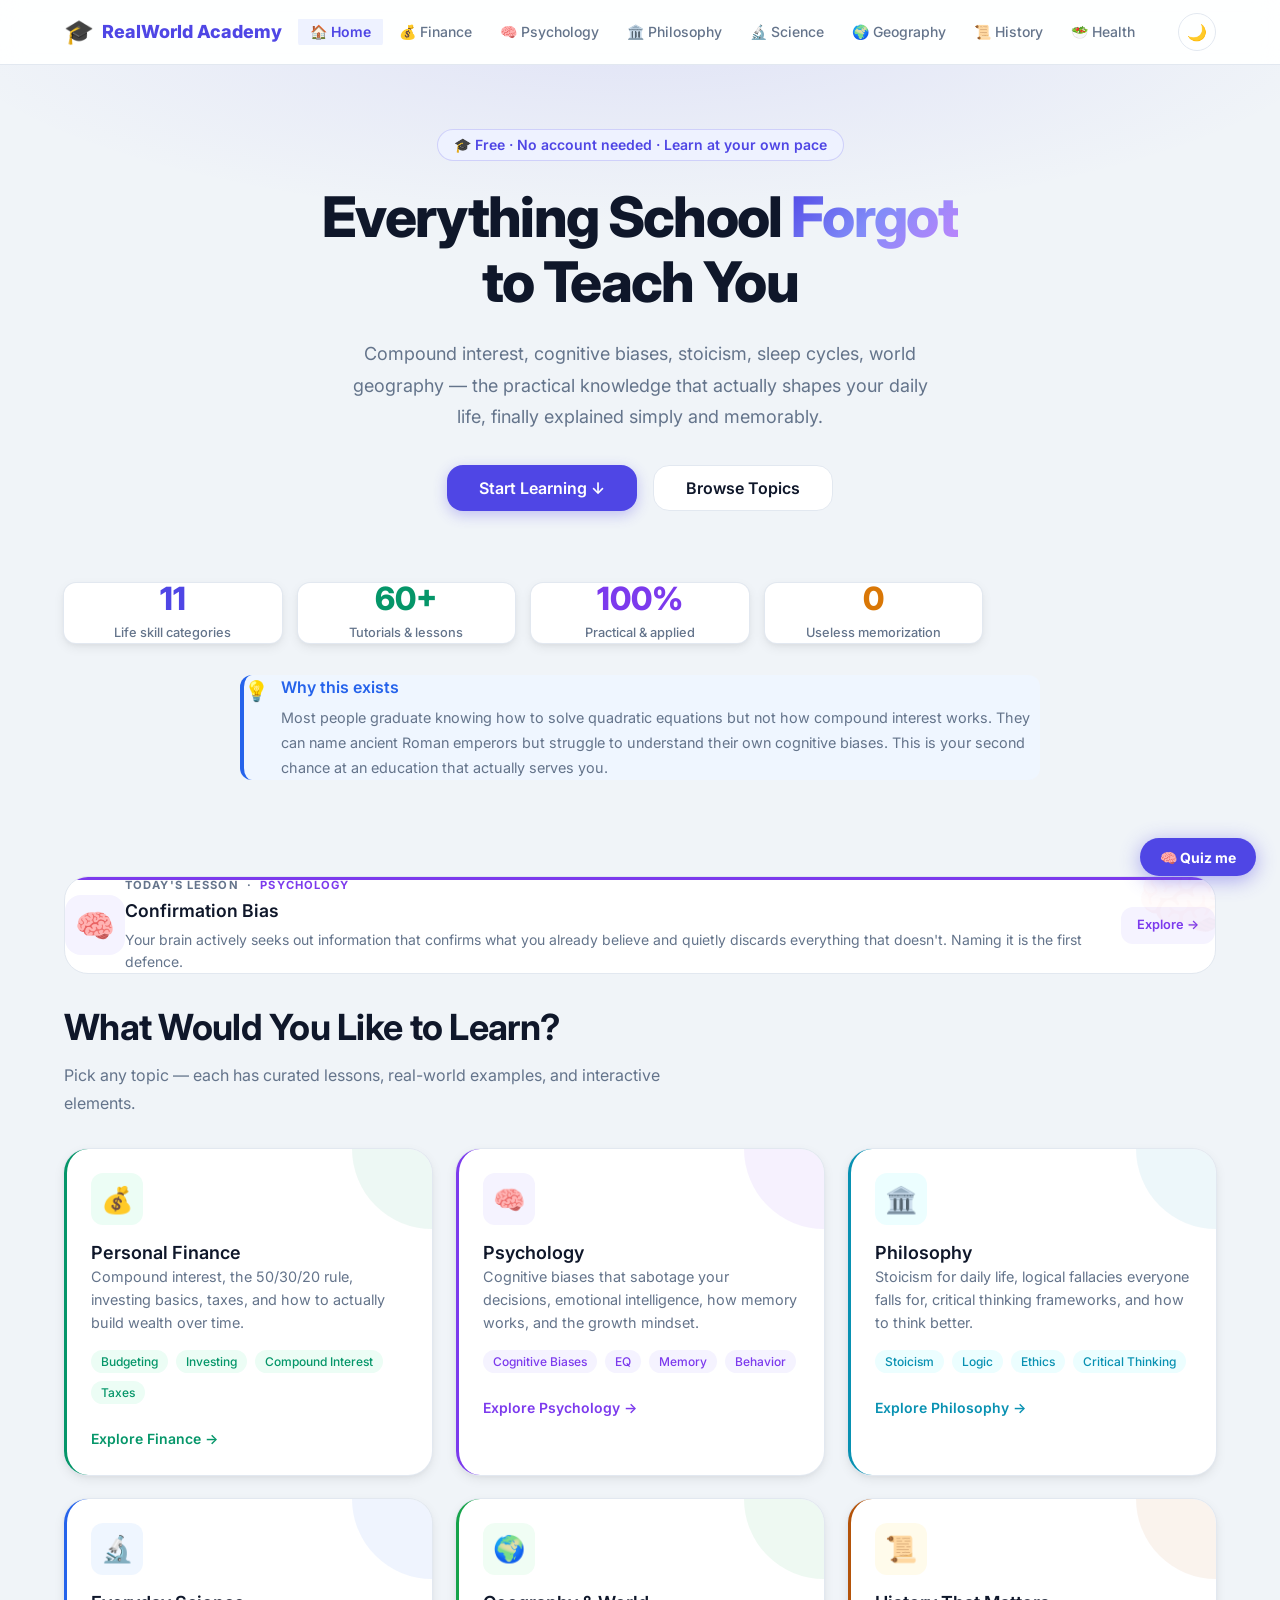
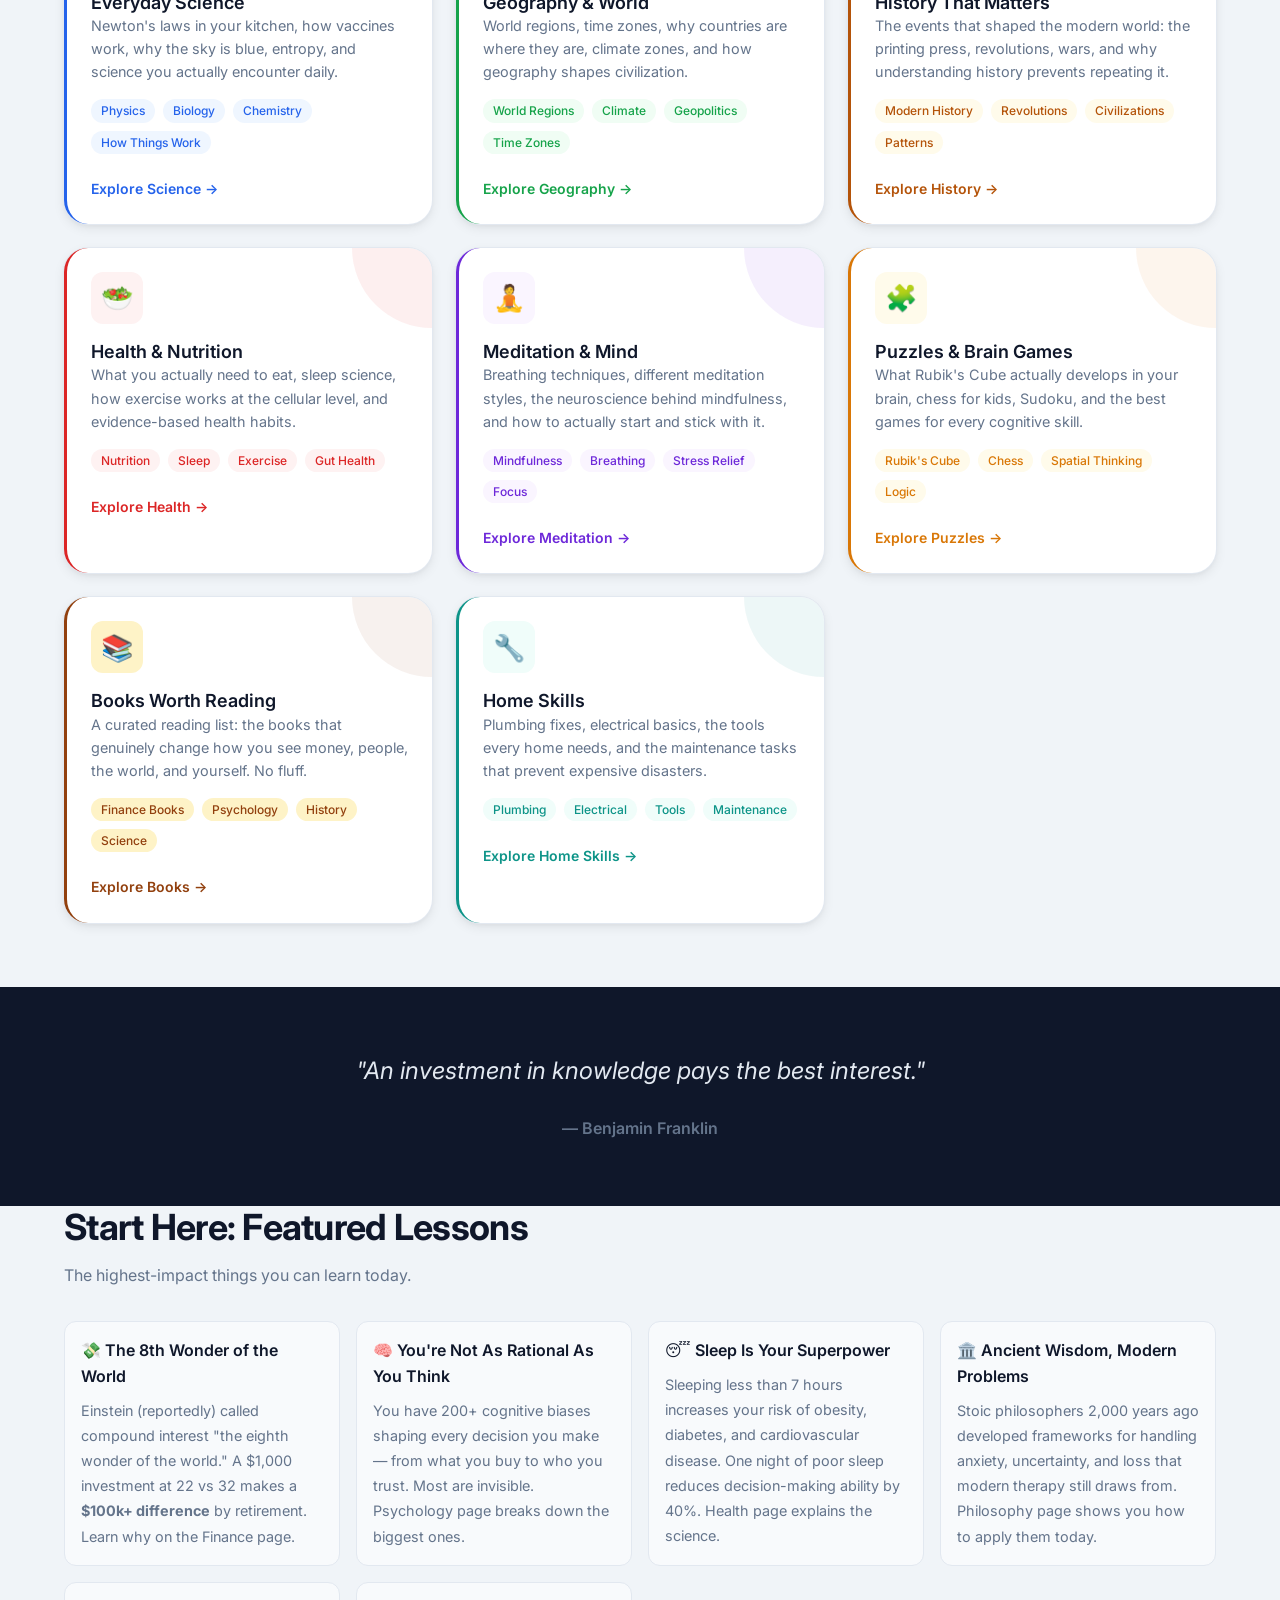
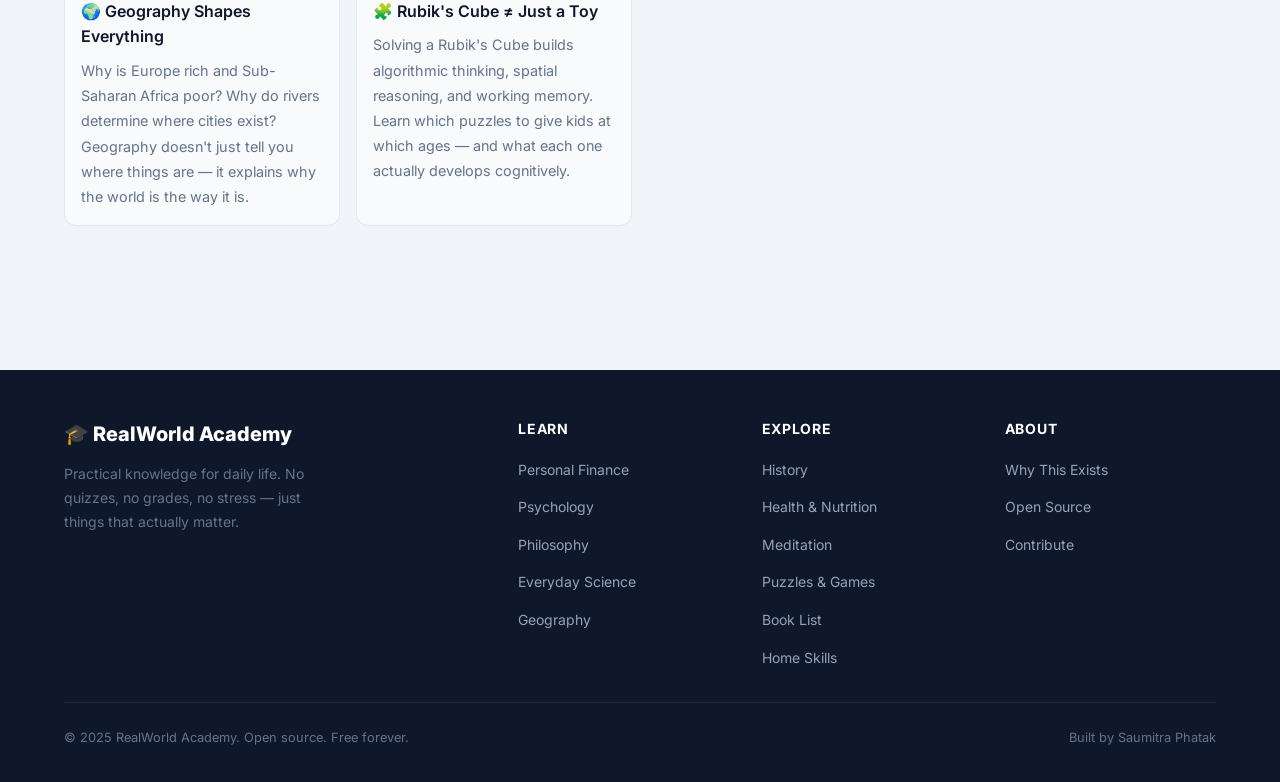
<file: index.html>
<!DOCTYPE html>
<html lang="en">
<head>
  <meta charset="UTF-8" />
  <meta name="viewport" content="width=device-width, initial-scale=1.0" />
  <title>RealWorld Academy — Skills School Never Taught You</title>
  <link rel="preconnect" href="https://fonts.googleapis.com">
  <link href="https://fonts.googleapis.com/css2?family=Inter:wght@400;500;600;700;800&display=swap" rel="stylesheet">
  <meta name="description" content="Practical knowledge for real life: compound interest, cognitive biases, stoicism, sleep science, world geography, and more. Free tutorials that actually matter, explained simply.">
  <meta name="author" content="Saumitra Phatak">
  <link rel="canonical" href="https://saumitraphatak.github.io/realworld-academy/">
  <meta property="og:type" content="website">
  <meta property="og:title" content="RealWorld Academy — Skills School Never Taught You">
  <meta property="og:description" content="The practical knowledge that shapes your daily life — finance, psychology, philosophy, science, health, and more. Free. No account needed.">
  <meta property="og:url" content="https://saumitraphatak.github.io/realworld-academy/">
  <meta property="og:site_name" content="RealWorld Academy">
  <meta name="twitter:card" content="summary">
  <meta name="twitter:title" content="RealWorld Academy — Skills School Never Taught You">
  <meta name="twitter:description" content="The practical knowledge that shapes your daily life — finance, psychology, philosophy, science, health, and more. Free. No account needed.">
  <script type="application/ld+json">{"@context":"https://schema.org","@type":"WebSite","name":"RealWorld Academy — Skills School Never Taught You","description":"The practical knowledge that shapes your daily life — finance, psychology, philosophy, science, health, and more. Free. No account needed.","url":"https://saumitraphatak.github.io/realworld-academy/","author":{"@type":"Person","name":"Saumitra Phatak"}}</script>
  <link rel="stylesheet" href="css/styles.css">
</head>
<body>

<nav class="nav" id="main-nav"></nav>

<!-- HERO -->
<section class="hero">
  <div class="container">
    <div class="hero-badge animate-up fade-1">🎓 Free · No account needed · Learn at your own pace</div>
    <h1 class="animate-up fade-2">
      Everything School <span>Forgot</span><br>to Teach You
    </h1>
    <p class="lead animate-up fade-3">
      Compound interest, cognitive biases, stoicism, sleep cycles, world geography — the practical knowledge that actually shapes your daily life, finally explained simply and memorably.
    </p>
    <div class="hero-actions animate-up fade-3">
      <a href="pages/finance.html" class="btn btn-primary btn-lg">Start Learning ↓</a>
      <a href="#categories" class="btn btn-outline btn-lg">Browse Topics</a>
    </div>
  </div>
</section>

<!-- WHY THIS EXISTS -->
<section class="section" style="padding-top: 0;">
  <div class="container">
    <div class="stats-row reveal">
      <div class="stat-card">
        <div class="stat-num" style="color:#4f46e5">11</div>
        <div class="stat-label">Life skill categories</div>
      </div>
      <div class="stat-card">
        <div class="stat-num" style="color:#059669">60+</div>
        <div class="stat-label">Tutorials & lessons</div>
      </div>
      <div class="stat-card">
        <div class="stat-num" style="color:#7c3aed">100%</div>
        <div class="stat-label">Practical & applied</div>
      </div>
      <div class="stat-card">
        <div class="stat-num" style="color:#d97706">0</div>
        <div class="stat-label">Useless memorization</div>
      </div>
    </div>

    <div class="callout callout-info reveal" style="max-width:800px; margin: 2rem auto;">
      <span class="callout-icon">💡</span>
      <div>
        <h4>Why this exists</h4>
        <p>Most people graduate knowing how to solve quadratic equations but not how compound interest works. They can name ancient Roman emperors but struggle to understand their own cognitive biases. This is your second chance at an education that actually serves you.</p>
      </div>
    </div>
  </div>
</section>

<!-- CATEGORIES GRID -->
<section class="section" id="categories">
  <div class="container">
    <div id="daily-wisdom" class="reveal"></div>

    <div class="section-title reveal">
      <h2>What Would You Like to Learn?</h2>
      <p>Pick any topic — each has curated lessons, real-world examples, and interactive elements.</p>
    </div>

    <div class="category-grid">

      <!-- Finance -->
      <a href="pages/finance.html" class="cat-card cat-finance">
        <div class="cat-icon">💰</div>
        <div>
          <h3>Personal Finance</h3>
          <p>Compound interest, the 50/30/20 rule, investing basics, taxes, and how to actually build wealth over time.</p>
        </div>
        <div class="cat-tags">
          <span class="tag">Budgeting</span>
          <span class="tag">Investing</span>
          <span class="tag">Compound Interest</span>
          <span class="tag">Taxes</span>
        </div>
        <span class="cat-link">Explore Finance →</span>
      </a>

      <!-- Psychology -->
      <a href="pages/psychology.html" class="cat-card cat-psych">
        <div class="cat-icon">🧠</div>
        <div>
          <h3>Psychology</h3>
          <p>Cognitive biases that sabotage your decisions, emotional intelligence, how memory works, and the growth mindset.</p>
        </div>
        <div class="cat-tags">
          <span class="tag">Cognitive Biases</span>
          <span class="tag">EQ</span>
          <span class="tag">Memory</span>
          <span class="tag">Behavior</span>
        </div>
        <span class="cat-link">Explore Psychology →</span>
      </a>

      <!-- Philosophy -->
      <a href="pages/philosophy.html" class="cat-card cat-phil">
        <div class="cat-icon">🏛️</div>
        <div>
          <h3>Philosophy</h3>
          <p>Stoicism for daily life, logical fallacies everyone falls for, critical thinking frameworks, and how to think better.</p>
        </div>
        <div class="cat-tags">
          <span class="tag">Stoicism</span>
          <span class="tag">Logic</span>
          <span class="tag">Ethics</span>
          <span class="tag">Critical Thinking</span>
        </div>
        <span class="cat-link">Explore Philosophy →</span>
      </a>

      <!-- Science -->
      <a href="pages/science.html" class="cat-card cat-science">
        <div class="cat-icon">🔬</div>
        <div>
          <h3>Everyday Science</h3>
          <p>Newton's laws in your kitchen, how vaccines work, why the sky is blue, entropy, and science you actually encounter daily.</p>
        </div>
        <div class="cat-tags">
          <span class="tag">Physics</span>
          <span class="tag">Biology</span>
          <span class="tag">Chemistry</span>
          <span class="tag">How Things Work</span>
        </div>
        <span class="cat-link">Explore Science →</span>
      </a>

      <!-- Geography -->
      <a href="pages/geography.html" class="cat-card cat-geo">
        <div class="cat-icon">🌍</div>
        <div>
          <h3>Geography & World</h3>
          <p>World regions, time zones, why countries are where they are, climate zones, and how geography shapes civilization.</p>
        </div>
        <div class="cat-tags">
          <span class="tag">World Regions</span>
          <span class="tag">Climate</span>
          <span class="tag">Geopolitics</span>
          <span class="tag">Time Zones</span>
        </div>
        <span class="cat-link">Explore Geography →</span>
      </a>

      <!-- History -->
      <a href="pages/history.html" class="cat-card cat-history">
        <div class="cat-icon">📜</div>
        <div>
          <h3>History That Matters</h3>
          <p>The events that shaped the modern world: the printing press, revolutions, wars, and why understanding history prevents repeating it.</p>
        </div>
        <div class="cat-tags">
          <span class="tag">Modern History</span>
          <span class="tag">Revolutions</span>
          <span class="tag">Civilizations</span>
          <span class="tag">Patterns</span>
        </div>
        <span class="cat-link">Explore History →</span>
      </a>

      <!-- Health -->
      <a href="pages/health.html" class="cat-card cat-health">
        <div class="cat-icon">🥗</div>
        <div>
          <h3>Health & Nutrition</h3>
          <p>What you actually need to eat, sleep science, how exercise works at the cellular level, and evidence-based health habits.</p>
        </div>
        <div class="cat-tags">
          <span class="tag">Nutrition</span>
          <span class="tag">Sleep</span>
          <span class="tag">Exercise</span>
          <span class="tag">Gut Health</span>
        </div>
        <span class="cat-link">Explore Health →</span>
      </a>

      <!-- Meditation -->
      <a href="pages/meditation.html" class="cat-card cat-med">
        <div class="cat-icon">🧘</div>
        <div>
          <h3>Meditation & Mind</h3>
          <p>Breathing techniques, different meditation styles, the neuroscience behind mindfulness, and how to actually start and stick with it.</p>
        </div>
        <div class="cat-tags">
          <span class="tag">Mindfulness</span>
          <span class="tag">Breathing</span>
          <span class="tag">Stress Relief</span>
          <span class="tag">Focus</span>
        </div>
        <span class="cat-link">Explore Meditation →</span>
      </a>

      <!-- Puzzles -->
      <a href="pages/puzzles.html" class="cat-card cat-puz">
        <div class="cat-icon">🧩</div>
        <div>
          <h3>Puzzles & Brain Games</h3>
          <p>What Rubik's Cube actually develops in your brain, chess for kids, Sudoku, and the best games for every cognitive skill.</p>
        </div>
        <div class="cat-tags">
          <span class="tag">Rubik's Cube</span>
          <span class="tag">Chess</span>
          <span class="tag">Spatial Thinking</span>
          <span class="tag">Logic</span>
        </div>
        <span class="cat-link">Explore Puzzles →</span>
      </a>

      <!-- Books -->
      <a href="pages/books.html" class="cat-card cat-books">
        <div class="cat-icon">📚</div>
        <div>
          <h3>Books Worth Reading</h3>
          <p>A curated reading list: the books that genuinely change how you see money, people, the world, and yourself. No fluff.</p>
        </div>
        <div class="cat-tags">
          <span class="tag">Finance Books</span>
          <span class="tag">Psychology</span>
          <span class="tag">History</span>
          <span class="tag">Science</span>
        </div>
        <span class="cat-link">Explore Books →</span>
      </a>


      <!-- Home Skills -->
      <a href="pages/home-skills.html" class="cat-card cat-home">
        <div class="cat-icon">🔧</div>
        <div>
          <h3>Home Skills</h3>
          <p>Plumbing fixes, electrical basics, the tools every home needs, and the maintenance tasks that prevent expensive disasters.</p>
        </div>
        <div class="cat-tags">
          <span class="tag">Plumbing</span>
          <span class="tag">Electrical</span>
          <span class="tag">Tools</span>
          <span class="tag">Maintenance</span>
        </div>
        <span class="cat-link">Explore Home Skills →</span>
      </a>

    </div>
  </div>
</section>

<!-- QUOTE SECTION -->
<section class="section" style="background: #0f172a; padding: 4rem 0;">
  <div class="container" style="text-align: center; max-width: 700px;">
    <p style="font-size: 1.5rem; font-style: italic; color: #e2e8f0; line-height: 1.65; margin-bottom: 1.5rem;">
      "An investment in knowledge pays the best interest."
    </p>
    <p style="color: #64748b; font-weight: 600;">— Benjamin Franklin</p>
  </div>
</section>

<!-- FEATURED LESSON TEASER -->
<section class="section">
  <div class="container">
    <div class="section-title reveal">
      <h2>Start Here: Featured Lessons</h2>
      <p>The highest-impact things you can learn today.</p>
    </div>
    <div class="info-grid reveal">
      <div class="info-block">
        <h4>💸 The 8th Wonder of the World</h4>
        <p>Einstein (reportedly) called compound interest "the eighth wonder of the world." A $1,000 investment at 22 vs 32 makes a <strong>$100k+ difference</strong> by retirement. Learn why on the Finance page.</p>
      </div>
      <div class="info-block">
        <h4>🧠 You're Not As Rational As You Think</h4>
        <p>You have 200+ cognitive biases shaping every decision you make — from what you buy to who you trust. Most are invisible. Psychology page breaks down the biggest ones.</p>
      </div>
      <div class="info-block">
        <h4>😴 Sleep Is Your Superpower</h4>
        <p>Sleeping less than 7 hours increases your risk of obesity, diabetes, and cardiovascular disease. One night of poor sleep reduces decision-making ability by 40%. Health page explains the science.</p>
      </div>
      <div class="info-block">
        <h4>🏛️ Ancient Wisdom, Modern Problems</h4>
        <p>Stoic philosophers 2,000 years ago developed frameworks for handling anxiety, uncertainty, and loss that modern therapy still draws from. Philosophy page shows you how to apply them today.</p>
      </div>
      <div class="info-block">
        <h4>🌍 Geography Shapes Everything</h4>
        <p>Why is Europe rich and Sub-Saharan Africa poor? Why do rivers determine where cities exist? Geography doesn't just tell you where things are — it explains why the world is the way it is.</p>
      </div>
      <div class="info-block">
        <h4>🧩 Rubik's Cube ≠ Just a Toy</h4>
        <p>Solving a Rubik's Cube builds algorithmic thinking, spatial reasoning, and working memory. Learn which puzzles to give kids at which ages — and what each one actually develops cognitively.</p>
      </div>
    </div>
  </div>
</section>

<!-- FOOTER -->
<footer class="footer">
  <div class="footer-inner">
    <div class="footer-top">
      <div class="footer-brand">
        <div class="logo-text">🎓 RealWorld Academy</div>
        <p>Practical knowledge for daily life. No quizzes, no grades, no stress — just things that actually matter.</p>
      </div>
      <div class="footer-col">
        <h5>Learn</h5>
        <ul>
          <li><a href="pages/finance.html">Personal Finance</a></li>
          <li><a href="pages/psychology.html">Psychology</a></li>
          <li><a href="pages/philosophy.html">Philosophy</a></li>
          <li><a href="pages/science.html">Everyday Science</a></li>
          <li><a href="pages/geography.html">Geography</a></li>
        </ul>
      </div>
      <div class="footer-col">
        <h5>Explore</h5>
        <ul>
          <li><a href="pages/history.html">History</a></li>
          <li><a href="pages/health.html">Health & Nutrition</a></li>
          <li><a href="pages/meditation.html">Meditation</a></li>
          <li><a href="pages/puzzles.html">Puzzles & Games</a></li>
          <li><a href="pages/books.html">Book List</a></li>
          <li><a href="pages/home-skills.html">Home Skills</a></li>
        </ul>
      </div>
      <div class="footer-col">
        <h5>About</h5>
        <ul>
          <li><a href="#">Why This Exists</a></li>
          <li><a href="#">Open Source</a></li>
          <li><a href="#">Contribute</a></li>
        </ul>
      </div>
    </div>
    <div class="footer-bottom">
      <p>© 2025 RealWorld Academy. Open source. Free forever.</p>
      <p>Built by <a href="https://www.curious96.com" target="_blank" rel="noopener">Saumitra Phatak</a></p>
    </div>
  </div>
</footer>

<script src="js/nav.js"></script>
<script>renderNav('home');</script>
</body>
</html>
</file>
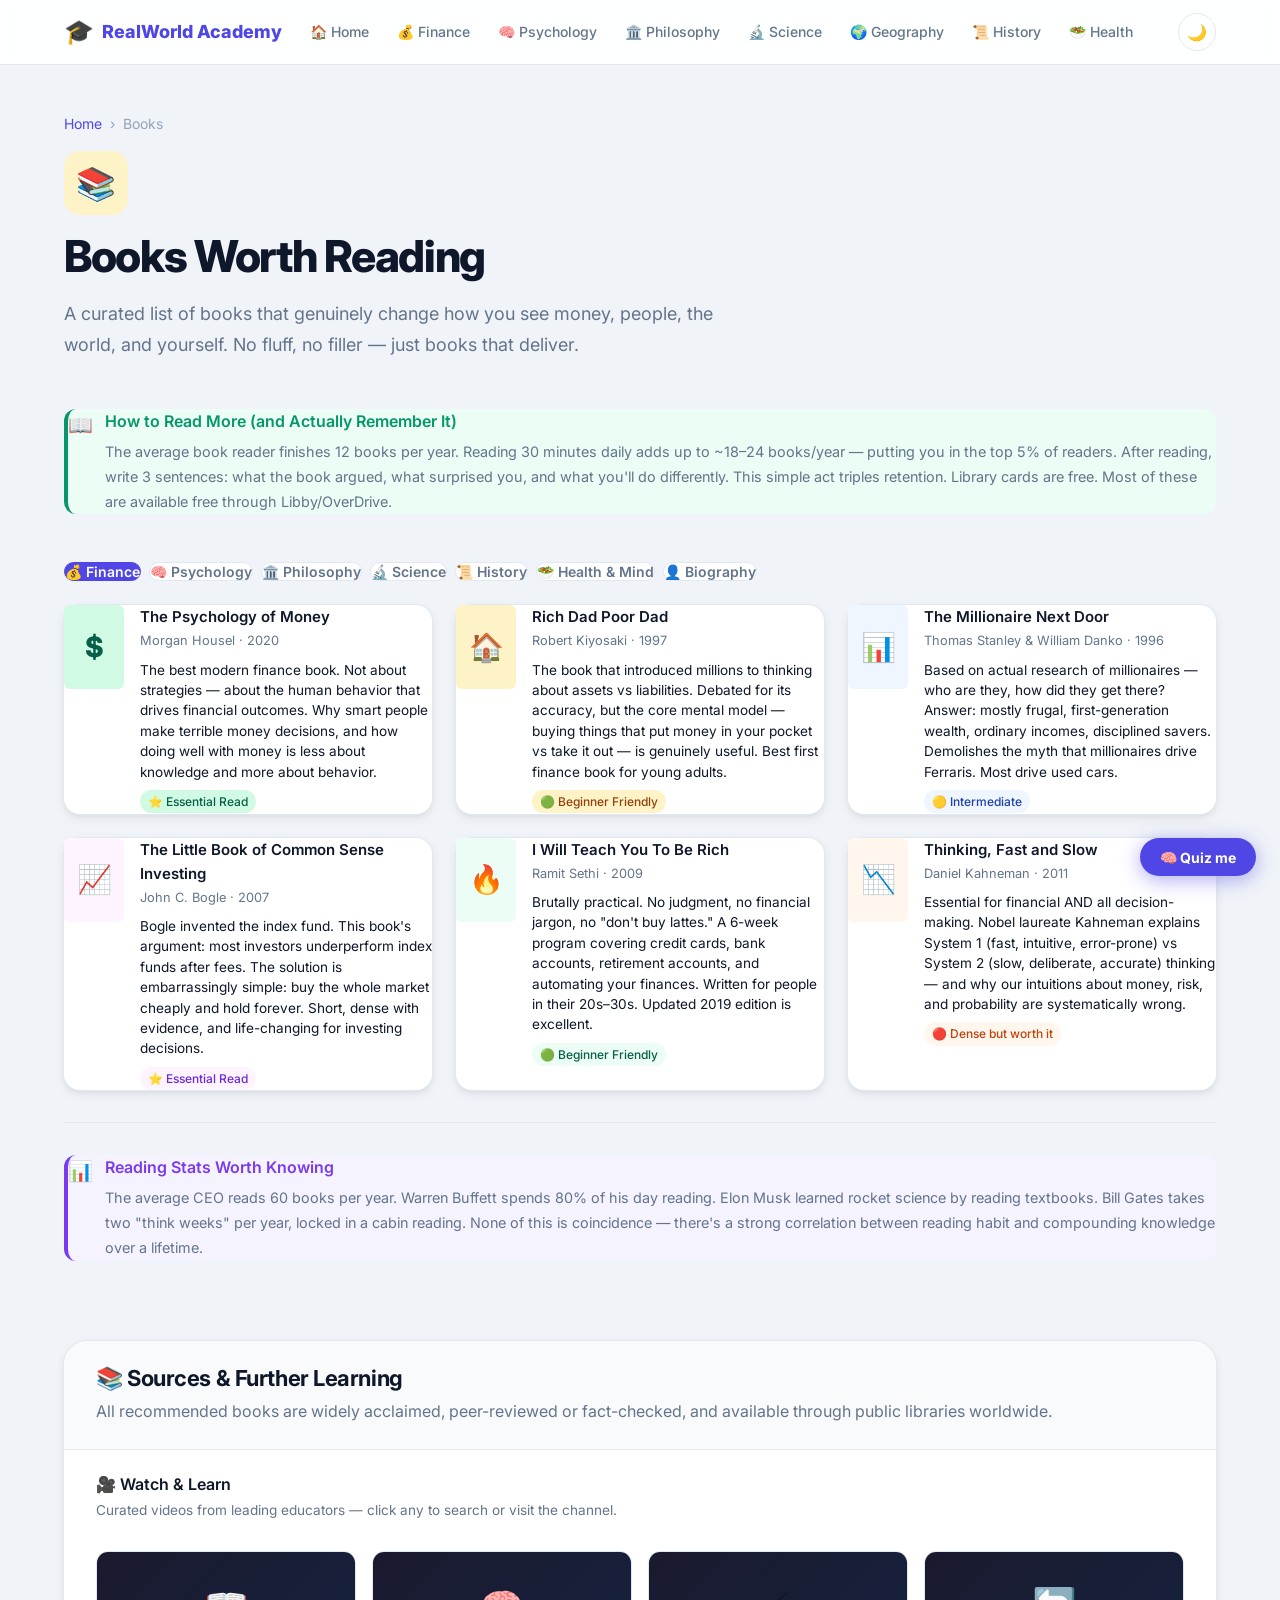
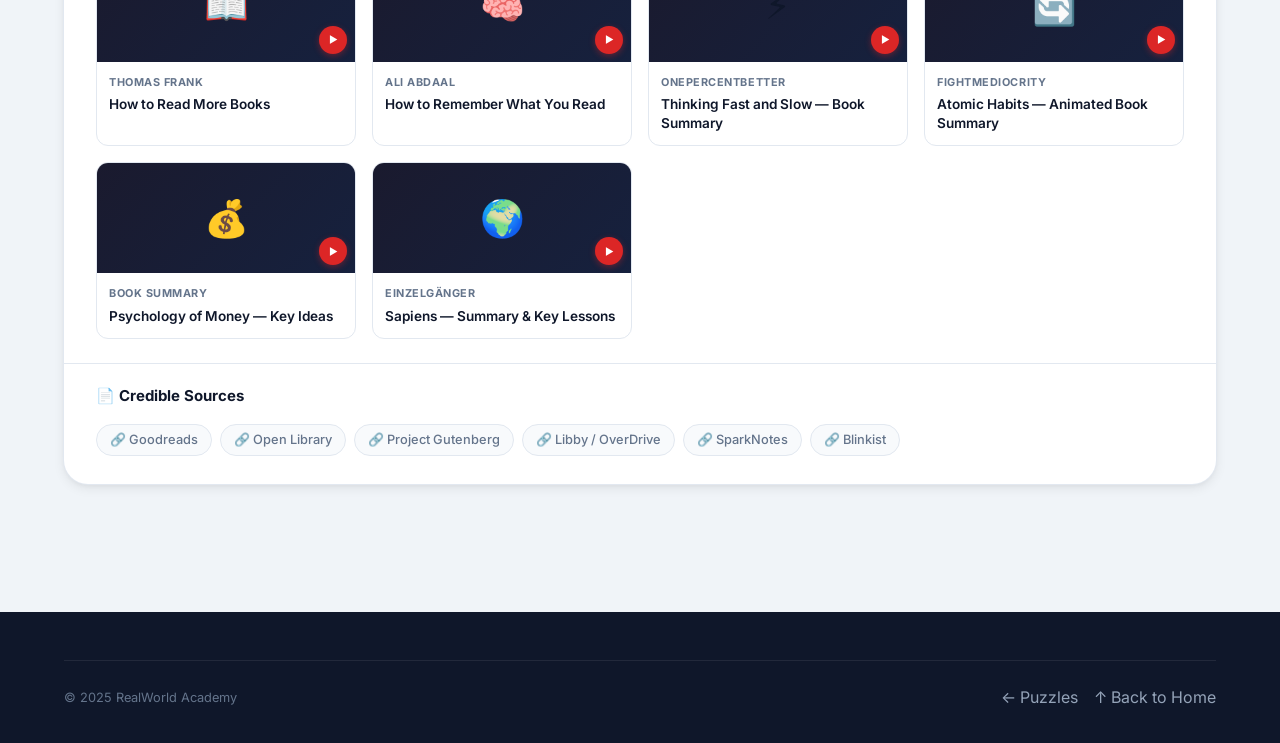
<file: pages/books.html>
<!DOCTYPE html>
<html lang="en">
<head>
  <meta charset="UTF-8" />
  <meta name="viewport" content="width=device-width, initial-scale=1.0" />
  <title>Books Worth Reading — RealWorld Academy</title>
  <link rel="preconnect" href="https://fonts.googleapis.com">
  <link href="https://fonts.googleapis.com/css2?family=Inter:wght@400;500;600;700;800&display=swap" rel="stylesheet">
  <meta name="description" content="40+ curated books across 7 categories: finance, psychology, philosophy, science, history, health, and self-growth. Books that actually change how you think. By RealWorld Academy.">
  <meta name="author" content="Saumitra Phatak">
  <link rel="canonical" href="https://saumitraphatak.github.io/realworld-academy/pages/books.html">
  <meta property="og:type" content="article">
  <meta property="og:title" content="Books Worth Reading — RealWorld Academy">
  <meta property="og:description" content="40+ curated books across finance, psychology, philosophy, science, history, and self-growth — books that change how you think.">
  <meta property="og:url" content="https://saumitraphatak.github.io/realworld-academy/pages/books.html">
  <meta property="og:site_name" content="RealWorld Academy">
  <meta name="twitter:card" content="summary">
  <meta name="twitter:title" content="Books Worth Reading">
  <meta name="twitter:description" content="40+ curated books across finance, psychology, philosophy, science, history, and self-growth — books that change how you think.">
  <script type="application/ld+json">{"@context":"https://schema.org","@type":"Article","name":"Books Worth Reading","description":"40+ curated books across finance, psychology, philosophy, science, history, and self-growth — books that change how you think.","url":"https://saumitraphatak.github.io/realworld-academy/pages/books.html","author":{"@type":"Person","name":"Saumitra Phatak"}}</script>
  <link rel="stylesheet" href="../css/styles.css">
</head>
<body>

<nav class="nav" id="main-nav"></nav>

<section class="page-hero section">
  <div class="container">
    <div class="breadcrumb"><a href="../index.html">Home</a><span>›</span><span>Books</span></div>
    <div class="page-hero-icon" style="background:var(--books-bg)">📚</div>
    <h1>Books Worth Reading</h1>
    <p class="lead">A curated list of books that genuinely change how you see money, people, the world, and yourself. No fluff, no filler — just books that deliver.</p>
  </div>
</section>

<section class="section" style="padding-top:0">
<div class="container">

  <div class="callout callout-tip" style="margin-bottom:3rem">
    <span class="callout-icon">📖</span>
    <div>
      <h4>How to Read More (and Actually Remember It)</h4>
      <p>The average book reader finishes 12 books per year. Reading 30 minutes daily adds up to ~18–24 books/year — putting you in the top 5% of readers. After reading, write 3 sentences: what the book argued, what surprised you, and what you'll do differently. This simple act triples retention. Library cards are free. Most of these are available free through Libby/OverDrive.</p>
    </div>
  </div>

  <!-- CATEGORY TABS -->
  <div class="tabs">
    <button class="tab-btn active" data-group="books" data-tab="finance">💰 Finance</button>
    <button class="tab-btn" data-group="books" data-tab="psychology">🧠 Psychology</button>
    <button class="tab-btn" data-group="books" data-tab="philosophy">🏛️ Philosophy</button>
    <button class="tab-btn" data-group="books" data-tab="science">🔬 Science</button>
    <button class="tab-btn" data-group="books" data-tab="history">📜 History</button>
    <button class="tab-btn" data-group="books" data-tab="health">🥗 Health & Mind</button>
    <button class="tab-btn" data-group="books" data-tab="biography">👤 Biography</button>
  </div>

  <!-- FINANCE BOOKS -->
  <div class="tab-panel active" data-group="books" data-tab="finance">
    <div class="book-grid">

      <div class="book-card">
        <div class="book-cover" style="background:#d1fae5;color:#065f46">$</div>
        <div class="book-meta">
          <h4>The Psychology of Money</h4>
          <div class="author">Morgan Housel · 2020</div>
          <div class="why">The best modern finance book. Not about strategies — about the human behavior that drives financial outcomes. Why smart people make terrible money decisions, and how doing well with money is less about knowledge and more about behavior.</div>
          <span class="difficulty" style="background:#d1fae5;color:#065f46">⭐ Essential Read</span>
        </div>
      </div>

      <div class="book-card">
        <div class="book-cover" style="background:#fef3c7;color:#92400e">🏠</div>
        <div class="book-meta">
          <h4>Rich Dad Poor Dad</h4>
          <div class="author">Robert Kiyosaki · 1997</div>
          <div class="why">The book that introduced millions to thinking about assets vs liabilities. Debated for its accuracy, but the core mental model — buying things that put money in your pocket vs take it out — is genuinely useful. Best first finance book for young adults.</div>
          <span class="difficulty" style="background:#fef3c7;color:#92400e">🟢 Beginner Friendly</span>
        </div>
      </div>

      <div class="book-card">
        <div class="book-cover" style="background:#eff6ff;color:#1e40af">📊</div>
        <div class="book-meta">
          <h4>The Millionaire Next Door</h4>
          <div class="author">Thomas Stanley & William Danko · 1996</div>
          <div class="why">Based on actual research of millionaires — who are they, how did they get there? Answer: mostly frugal, first-generation wealth, ordinary incomes, disciplined savers. Demolishes the myth that millionaires drive Ferraris. Most drive used cars.</div>
          <span class="difficulty" style="background:#eff6ff;color:#1e40af">🟡 Intermediate</span>
        </div>
      </div>

      <div class="book-card">
        <div class="book-cover" style="background:#fdf4ff;color:#6d28d9">📈</div>
        <div class="book-meta">
          <h4>The Little Book of Common Sense Investing</h4>
          <div class="author">John C. Bogle · 2007</div>
          <div class="why">Bogle invented the index fund. This book's argument: most investors underperform index funds after fees. The solution is embarrassingly simple: buy the whole market cheaply and hold forever. Short, dense with evidence, and life-changing for investing decisions.</div>
          <span class="difficulty" style="background:#fdf4ff;color:#6d28d9">⭐ Essential Read</span>
        </div>
      </div>

      <div class="book-card">
        <div class="book-cover" style="background:#ecfdf5;color:#065f46">🔥</div>
        <div class="book-meta">
          <h4>I Will Teach You To Be Rich</h4>
          <div class="author">Ramit Sethi · 2009</div>
          <div class="why">Brutally practical. No judgment, no financial jargon, no "don't buy lattes." A 6-week program covering credit cards, bank accounts, retirement accounts, and automating your finances. Written for people in their 20s–30s. Updated 2019 edition is excellent.</div>
          <span class="difficulty" style="background:#ecfdf5;color:#065f46">🟢 Beginner Friendly</span>
        </div>
      </div>

      <div class="book-card">
        <div class="book-cover" style="background:#fff7ed;color:#c2410c">📉</div>
        <div class="book-meta">
          <h4>Thinking, Fast and Slow</h4>
          <div class="author">Daniel Kahneman · 2011</div>
          <div class="why">Essential for financial AND all decision-making. Nobel laureate Kahneman explains System 1 (fast, intuitive, error-prone) vs System 2 (slow, deliberate, accurate) thinking — and why our intuitions about money, risk, and probability are systematically wrong.</div>
          <span class="difficulty" style="background:#fff7ed;color:#c2410c">🔴 Dense but worth it</span>
        </div>
      </div>

    </div>
  </div>

  <!-- PSYCHOLOGY BOOKS -->
  <div class="tab-panel" data-group="books" data-tab="psychology">
    <div class="book-grid">

      <div class="book-card">
        <div class="book-cover" style="background:#f5f3ff;color:#5b21b6">🔄</div>
        <div class="book-meta">
          <h4>Atomic Habits</h4>
          <div class="author">James Clear · 2018</div>
          <div class="why">The best practical book on behavior change. Core insight: you don't rise to the level of your goals, you fall to the level of your systems. Clear explains the habit loop (cue, craving, response, reward) and how to redesign your environment to make good behaviors automatic.</div>
          <span class="difficulty" style="background:#f5f3ff;color:#5b21b6">⭐ Essential Read</span>
        </div>
      </div>

      <div class="book-card">
        <div class="book-cover" style="background:#eff6ff;color:#1d4ed8">💪</div>
        <div class="book-meta">
          <h4>Influence: The Psychology of Persuasion</h4>
          <div class="author">Robert Cialdini · 1984</div>
          <div class="why">The foundational book on why people say yes. The 6 principles (reciprocity, commitment, social proof, authority, liking, scarcity) are used in every sales pitch, political campaign, and advertisement. Understanding them protects you from manipulation.</div>
          <span class="difficulty" style="background:#eff6ff;color:#1d4ed8">⭐ Essential Read</span>
        </div>
      </div>

      <div class="book-card">
        <div class="book-cover" style="background:#f0fdf4;color:#15803d">🧠</div>
        <div class="book-meta">
          <h4>Mindset: The New Psychology of Success</h4>
          <div class="author">Carol Dweck · 2006</div>
          <div class="why">The science behind growth vs fixed mindset (covered in the Psychology page). Essential reading for parents, teachers, and anyone who has ever called themselves "not a math person" or "not creative." Changes how you talk to children — and yourself.</div>
          <span class="difficulty" style="background:#f0fdf4;color:#15803d">🟢 Beginner Friendly</span>
        </div>
      </div>

      <div class="book-card">
        <div class="book-cover" style="background:#fdf4ff;color:#7c3aed">🔓</div>
        <div class="book-meta">
          <h4>The Power of Habit</h4>
          <div class="author">Charles Duhigg · 2012</div>
          <div class="why">Complements Atomic Habits with more narrative storytelling. Explains the neuroscience of habit formation (basal ganglia, habit loops) through fascinating case studies: Alcoa's CEO, Rosa Parks, Starbucks. Best read alongside Atomic Habits.</div>
          <span class="difficulty" style="background:#fdf4ff;color:#7c3aed">🟢 Beginner Friendly</span>
        </div>
      </div>

      <div class="book-card">
        <div class="book-cover" style="background:#fff7ed;color:#c2410c">🎯</div>
        <div class="book-meta">
          <h4>Deep Work</h4>
          <div class="author">Cal Newport · 2016</div>
          <div class="why">In a world of constant distraction, the ability to focus deeply is becoming rare and valuable. Newport argues this is a learnable skill — and the people who cultivate it will dominate their fields. Practical strategies: time blocking, digital minimalism, deep work rituals.</div>
          <span class="difficulty" style="background:#fff7ed;color:#c2410c">🟡 Intermediate</span>
        </div>
      </div>

      <div class="book-card">
        <div class="book-cover" style="background:#fef2f2;color:#991b1b">🗣️</div>
        <div class="book-meta">
          <h4>Never Split the Difference</h4>
          <div class="author">Chris Voss · 2016</div>
          <div class="why">Negotiation skills from an FBI hostage negotiator. Core technique: tactical empathy — making the other side feel deeply understood before making any request. The book's tools apply to salary negotiations, buying a car, resolving conflicts, and every human interaction involving competing interests.</div>
          <span class="difficulty" style="background:#fef2f2;color:#991b1b">🟢 Beginner Friendly</span>
        </div>
      </div>

    </div>
  </div>

  <!-- PHILOSOPHY BOOKS -->
  <div class="tab-panel" data-group="books" data-tab="philosophy">
    <div class="book-grid">

      <div class="book-card">
        <div class="book-cover" style="background:#ecfeff;color:#155e75">⚔️</div>
        <div class="book-meta">
          <h4>Meditations</h4>
          <div class="author">Marcus Aurelius · ~170 AD</div>
          <div class="why">Private journals of a Roman Emperor — never intended for publication. Contains 2,000-year-old Stoic wisdom that reads like it was written yesterday. Gregory Hays translation (Modern Library) is the most readable. Start here for Stoicism.</div>
          <span class="difficulty" style="background:#ecfeff;color:#155e75">⭐ Essential Read</span>
        </div>
      </div>

      <div class="book-card">
        <div class="book-cover" style="background:#f5f3ff;color:#5b21b6">🕯️</div>
        <div class="book-meta">
          <h4>Man's Search for Meaning</h4>
          <div class="author">Viktor Frankl · 1946</div>
          <div class="why">A psychiatrist's account of surviving Auschwitz and the psychological insights it produced. Core thesis: humans can endure anything if they have meaning. Founded logotherapy — a therapeutic approach built on meaning-making. 73 pages. Reads in an afternoon. Changes how you think about suffering.</div>
          <span class="difficulty" style="background:#f5f3ff;color:#5b21b6">⭐ Essential Read</span>
        </div>
      </div>

      <div class="book-card">
        <div class="book-cover" style="background:#fef3c7;color:#92400e">🏋️</div>
        <div class="book-meta">
          <h4>Letters from a Stoic</h4>
          <div class="author">Seneca · ~65 AD</div>
          <div class="why">Seneca's letters to his friend Lucilius are the most conversational introduction to Stoicism. Warm, personal, and shockingly modern in their concerns: friendship, death, wealth, time management, anxiety. Many can be read in 5 minutes — perfect daily philosophy.</div>
          <span class="difficulty" style="background:#fef3c7;color:#92400e">🟢 Beginner Friendly</span>
        </div>
      </div>

      <div class="book-card">
        <div class="book-cover" style="background:#ecfdf5;color:#065f46">🌿</div>
        <div class="book-meta">
          <h4>The Alchemist</h4>
          <div class="author">Paulo Coelho · 1988</div>
          <div class="why">Philosophical fiction about following your personal legend (life's purpose). More parable than novel. Teaches about omens, opportunity, and the willingness to pursue what you truly desire. One of the bestselling books in history — accessible, short, and resonant at any age.</div>
          <span class="difficulty" style="background:#ecfdf5;color:#065f46">🟢 Beginner Friendly</span>
        </div>
      </div>

      <div class="book-card">
        <div class="book-cover" style="background:#fff7ed;color:#c2410c">🧗</div>
        <div class="book-meta">
          <h4>The Obstacle Is the Way</h4>
          <div class="author">Ryan Holiday · 2014</div>
          <div class="why">Modern Stoicism applied to real-world obstacles. Holiday distills Marcus Aurelius and Epictetus into practical strategies for turning adversity into advantage. Used by sports coaches, military leaders, and entrepreneurs. The best modern Stoicism gateway drug.</div>
          <span class="difficulty" style="background:#fff7ed;color:#c2410c">🟢 Beginner Friendly</span>
        </div>
      </div>

    </div>
  </div>

  <!-- SCIENCE BOOKS -->
  <div class="tab-panel" data-group="books" data-tab="science">
    <div class="book-grid">

      <div class="book-card">
        <div class="book-cover" style="background:#eff6ff;color:#1e40af">🌌</div>
        <div class="book-meta">
          <h4>A Brief History of Time</h4>
          <div class="author">Stephen Hawking · 1988</div>
          <div class="why">The best-selling science book of all time. Hawking explains black holes, the Big Bang, time, and space for non-physicists. Not as easy as advertised, but reading it once — even partially — permanently expands your mental model of reality's scale.</div>
          <span class="difficulty" style="background:#eff6ff;color:#1e40af">🟡 Intermediate</span>
        </div>
      </div>

      <div class="book-card">
        <div class="book-cover" style="background:#f0fdf4;color:#15803d">🧬</div>
        <div class="book-meta">
          <h4>The Selfish Gene</h4>
          <div class="author">Richard Dawkins · 1976</div>
          <div class="why">Introduced the gene's-eye view of evolution — one of the most powerful lenses in modern biology. Also coined "meme." Understanding that genes are the unit of selection (not individuals or species) reshapes how you understand animal behavior, cooperation, and altruism.</div>
          <span class="difficulty" style="background:#f0fdf4;color:#15803d">🟡 Intermediate</span>
        </div>
      </div>

      <div class="book-card">
        <div class="book-cover" style="background:#fdf4ff;color:#7c3aed">🔭</div>
        <div class="book-meta">
          <h4>Cosmos</h4>
          <div class="author">Carl Sagan · 1980</div>
          <div class="why">Sagan's masterwork — science, history, philosophy, and poetry in one book. Tied to his beloved TV series. The "pale blue dot" passage alone is worth the read. Makes you feel both cosmically insignificant and cosmically precious. Best popular science book ever written by many measures.</div>
          <span class="difficulty" style="background:#fdf4ff;color:#7c3aed">🟢 Beginner Friendly</span>
        </div>
      </div>

      <div class="book-card">
        <div class="book-cover" style="background:#fff7ed;color:#c2410c">🩺</div>
        <div class="book-meta">
          <h4>The Body: A Guide for Occupants</h4>
          <div class="author">Bill Bryson · 2019</div>
          <div class="why">Everything you didn't know about your own body, written with Bryson's trademark wit. How many cells you have (37 trillion), how your heart works, why we get diseases, what's still mysterious to scientists. Makes you appreciate your body's extraordinary complexity.</div>
          <span class="difficulty" style="background:#fff7ed;color:#c2410c">🟢 Beginner Friendly</span>
        </div>
      </div>

      <div class="book-card">
        <div class="book-cover" style="background:#ecfdf5;color:#065f46">⚗️</div>
        <div class="book-meta">
          <h4>The Gene: An Intimate History</h4>
          <div class="author">Siddhartha Mukherjee · 2016</div>
          <div class="why">A comprehensive history of genetics — from Mendel's pea plants to CRISPR gene editing. Essential for understanding the near-future world of genetic medicine, designer babies, and genetic testing. Mukherjee is also a Pulitzer winner — the writing is beautiful.</div>
          <span class="difficulty" style="background:#ecfdf5;color:#065f46">🔴 Dense but worth it</span>
        </div>
      </div>

    </div>
  </div>

  <!-- HISTORY BOOKS -->
  <div class="tab-panel" data-group="books" data-tab="history">
    <div class="book-grid">

      <div class="book-card">
        <div class="book-cover" style="background:#fef3c7;color:#92400e">🌍</div>
        <div class="book-meta">
          <h4>Sapiens: A Brief History of Humankind</h4>
          <div class="author">Yuval Noah Harari · 2011</div>
          <div class="why">The most read history book of the past decade. Sweeping view of human history from the Cognitive Revolution to the modern age. Questions everything: why did Homo sapiens dominate? What is money, religion, and nationhood really? Provocative and accessible.</div>
          <span class="difficulty" style="background:#fef3c7;color:#92400e">⭐ Essential Read</span>
        </div>
      </div>

      <div class="book-card">
        <div class="book-cover" style="background:#eff6ff;color:#1e40af">⚔️</div>
        <div class="book-meta">
          <h4>Guns, Germs, and Steel</h4>
          <div class="author">Jared Diamond · 1997</div>
          <div class="why">Answers the most uncomfortable question in history: why did European civilization come to dominate? Diamond's answer: geography, not genetics or culture. The Pulitzer Prize winner that made geographic determinism a household concept.</div>
          <span class="difficulty" style="background:#eff6ff;color:#1e40af">⭐ Essential Read</span>
        </div>
      </div>

      <div class="book-card">
        <div class="book-cover" style="background:#fdf4ff;color:#7c3aed">📝</div>
        <div class="book-meta">
          <h4>The Diary of a Young Girl</h4>
          <div class="author">Anne Frank · 1947</div>
          <div class="why">History at human scale. Anne Frank's diary — written during two years in hiding during the Nazi occupation — humanizes the Holocaust with extraordinary intimacy and intelligence. One of the most powerful arguments for never forgetting. Should be read by every human.</div>
          <span class="difficulty" style="background:#fdf4ff;color:#7c3aed">⭐ Essential Read</span>
        </div>
      </div>

      <div class="book-card">
        <div class="book-cover" style="background:#ecfdf5;color:#065f46">📚</div>
        <div class="book-meta">
          <h4>The Lessons of History</h4>
          <div class="author">Will & Ariel Durant · 1968</div>
          <div class="why">100 pages distilling the patterns from 5,000 years of history. The Durants spent 40 years writing an 11-volume History of Civilization. This is their summary: what does history actually teach us about religion, economics, war, and human nature? Extraordinary density.</div>
          <span class="difficulty" style="background:#ecfdf5;color:#065f46">⭐ Essential Read</span>
        </div>
      </div>

      <div class="book-card">
        <div class="book-cover" style="background:#fff7ed;color:#c2410c">🗺️</div>
        <div class="book-meta">
          <h4>Prisoners of Geography</h4>
          <div class="author">Tim Marshall · 2015</div>
          <div class="why">10 maps that explain the world. Why Russia always seeks warm-water ports. Why China's borders are where they are. Why the US is so powerful. Geography as geopolitics — told through the lens of modern events. Highly accessible and illuminating.</div>
          <span class="difficulty" style="background:#fff7ed;color:#c2410c">🟢 Beginner Friendly</span>
        </div>
      </div>

    </div>
  </div>

  <!-- HEALTH BOOKS -->
  <div class="tab-panel" data-group="books" data-tab="health">
    <div class="book-grid">

      <div class="book-card">
        <div class="book-cover" style="background:#f5f3ff;color:#5b21b6">😴</div>
        <div class="book-meta">
          <h4>Why We Sleep</h4>
          <div class="author">Matthew Walker · 2017</div>
          <div class="why">After reading this, you will never deprioritize sleep again. Walker presents the overwhelming evidence that sleep is foundational to every aspect of health — and that sleep deprivation is a public health crisis. Some statistics are contested, but the core message is solid and important.</div>
          <span class="difficulty" style="background:#f5f3ff;color:#5b21b6">⭐ Essential Read</span>
        </div>
      </div>

      <div class="book-card">
        <div class="book-cover" style="background:#f0fdf4;color:#15803d">🥗</div>
        <div class="book-meta">
          <h4>In Defense of Food</h4>
          <div class="author">Michael Pollan · 2008</div>
          <div class="why">"Eat food. Not too much. Mostly plants." That's the book's thesis in 7 words. Pollan argues that nutritionism (reducing food to nutrients) is making us sick. The solution: eat what your great-grandmother would recognize as food. Simple and evidence-backed.</div>
          <span class="difficulty" style="background:#f0fdf4;color:#15803d">🟢 Beginner Friendly</span>
        </div>
      </div>

      <div class="book-card">
        <div class="book-cover" style="background:#eff6ff;color:#1e40af">🧠</div>
        <div class="book-meta">
          <h4>Outlive: The Science and Art of Longevity</h4>
          <div class="author">Peter Attia · 2023</div>
          <div class="why">The most comprehensive evidence-based guide to longevity. Covers exercise, nutrition, sleep, and mental health — but the real contribution is the framework: what do you want your healthspan (not lifespan) to look like? What can you do now to preserve function at 80? Dense but transformative.</div>
          <span class="difficulty" style="background:#eff6ff;color:#1e40af">🔴 Dense but worth it</span>
        </div>
      </div>

      <div class="book-card">
        <div class="book-cover" style="background:#fef2f2;color:#991b1b">🧘</div>
        <div class="book-meta">
          <h4>The Happiness Hypothesis</h4>
          <div class="author">Jonathan Haidt · 2006</div>
          <div class="why">What do ancient wisdom traditions and modern psychology agree on? Haidt explores 10 ancient ideas about happiness through the lens of modern science. Covers relationships, adversity, meaning, and virtue. More intellectually rigorous than most self-help — and more practical than most academic psychology.</div>
          <span class="difficulty" style="background:#fef2f2;color:#991b1b">🟡 Intermediate</span>
        </div>
      </div>

      <div class="book-card">
        <div class="book-cover" style="background:#ecfef5;color:#065f46">🌊</div>
        <div class="book-meta">
          <h4>Flow: The Psychology of Optimal Experience</h4>
          <div class="author">Mihaly Csikszentmihalyi · 1990</div>
          <div class="why">The definitive book on the psychology of optimal experience — when you're so absorbed in a task you lose track of time. Csikszentmihalyi spent decades studying what makes life worth living. His answer: not pleasure, but the challenge of meaningful engagement. Changes how you design your days.</div>
          <span class="difficulty" style="background:#ecfef5;color:#065f46">🟡 Intermediate</span>
        </div>
      </div>

    </div>
  </div>

  <!-- BIOGRAPHY BOOKS -->
  <div class="tab-panel" data-group="books" data-tab="biography">
    <div class="book-grid">

      <div class="book-card">
        <div class="book-cover" style="background:#fef3c7;color:#92400e">⚡</div>
        <div class="book-meta">
          <h4>The Innovators</h4>
          <div class="author">Walter Isaacson · 2014</div>
          <div class="why">The history of the digital revolution — from Ada Lovelace to Google — told through the people who built it. Core thesis: the greatest innovations come from collaboration, not lone geniuses. Changes how you think about creativity, technology, and teamwork.</div>
          <span class="difficulty" style="background:#fef3c7;color:#92400e">🟢 Beginner Friendly</span>
        </div>
      </div>

      <div class="book-card">
        <div class="book-cover" style="background:#eff6ff;color:#1e40af">🎨</div>
        <div class="book-meta">
          <h4>Leonardo da Vinci</h4>
          <div class="author">Walter Isaacson · 2017</div>
          <div class="why">Biography of history's greatest polymath. Da Vinci was an artist, scientist, engineer, anatomist, and musician simultaneously — not because he was uniquely genius, but because he was insatiably curious. Isaacson argues we can all cultivate this curiosity. Inspiring and gorgeous.</div>
          <span class="difficulty" style="background:#eff6ff;color:#1e40af">🟢 Beginner Friendly</span>
        </div>
      </div>

      <div class="book-card">
        <div class="book-cover" style="background:#f0fdf4;color:#15803d">🛸</div>
        <div class="book-meta">
          <h4>Educated</h4>
          <div class="author">Tara Westover · 2018</div>
          <div class="why">A memoir about a woman who grew up in a survivalist family without formal education and eventually earned a PhD from Cambridge. A profound meditation on education, family, identity, and the courage to construct your own mind. One of the most powerful memoirs of the 21st century.</div>
          <span class="difficulty" style="background:#f0fdf4;color:#15803d">🟢 Beginner Friendly</span>
        </div>
      </div>

      <div class="book-card">
        <div class="book-cover" style="background:#fdf4ff;color:#7c3aed">🕊️</div>
        <div class="book-meta">
          <h4>Long Walk to Freedom</h4>
          <div class="author">Nelson Mandela · 1994</div>
          <div class="why">Mandela's autobiography — from rural Xhosa childhood to 27 years in prison to South African presidency. One of the greatest personal transformation stories in history. Teaches about dignity, forgiveness, patience, and the long arc of justice. Essential reading on leadership and resilience.</div>
          <span class="difficulty" style="background:#fdf4ff;color:#7c3aed">🟡 Intermediate</span>
        </div>
      </div>

      <div class="book-card">
        <div class="book-cover" style="background:#fff7ed;color:#c2410c">🌱</div>
        <div class="book-meta">
          <h4>The Autobiography of Malcolm X</h4>
          <div class="author">Malcolm X & Alex Haley · 1965</div>
          <div class="why">One of the most important American autobiographies. Traces Malcolm X's transformation from street criminal to Nation of Islam minister to universal humanist. A study in how profoundly a human mind can change — and what it takes. Essential for understanding American history and personal growth.</div>
          <span class="difficulty" style="background:#fff7ed;color:#c2410c">🟡 Intermediate</span>
        </div>
      </div>

      <div class="book-card">
        <div class="book-cover" style="background:#ecfdf5;color:#065f46">💡</div>
        <div class="book-meta">
          <h4>Benjamin Franklin: An American Life</h4>
          <div class="author">Walter Isaacson · 2003</div>
          <div class="why">Franklin was a printer, scientist, inventor, diplomat, author, and Founding Father — a true polymath who shaped America's founding. His approach to self-improvement (tracking 13 virtues weekly) and pragmatic problem-solving still holds lessons. America's most interesting Founder by most accounts.</div>
          <span class="difficulty" style="background:#ecfdf5;color:#065f46">🟢 Beginner Friendly</span>
        </div>
      </div>

    </div>
  </div>

  <hr class="divider">

  <div class="callout callout-fact">
    <span class="callout-icon">📊</span>
    <div>
      <h4>Reading Stats Worth Knowing</h4>
      <p>The average CEO reads 60 books per year. Warren Buffett spends 80% of his day reading. Elon Musk learned rocket science by reading textbooks. Bill Gates takes two "think weeks" per year, locked in a cabin reading. None of this is coincidence — there's a strong correlation between reading habit and compounding knowledge over a lifetime.</p>
    </div>
  </div>

</div>
</section>

<div id="page-resources"></div>

<footer class="footer">
  <div class="footer-inner">
    <div class="footer-bottom">
      <p>© 2025 RealWorld Academy</p>
      <div style="display:flex;gap:1rem">
        <a href="puzzles.html" style="color:#94a3b8">← Puzzles</a>
        <a href="../index.html" style="color:#94a3b8">↑ Back to Home</a>
      </div>
    </div>
  </div>
</footer>

<script src="../js/nav.js"></script>
<script src="../js/resources.js"></script>
<script>renderNav('books'); renderResources('books');</script>
</body>
</html>
</file>
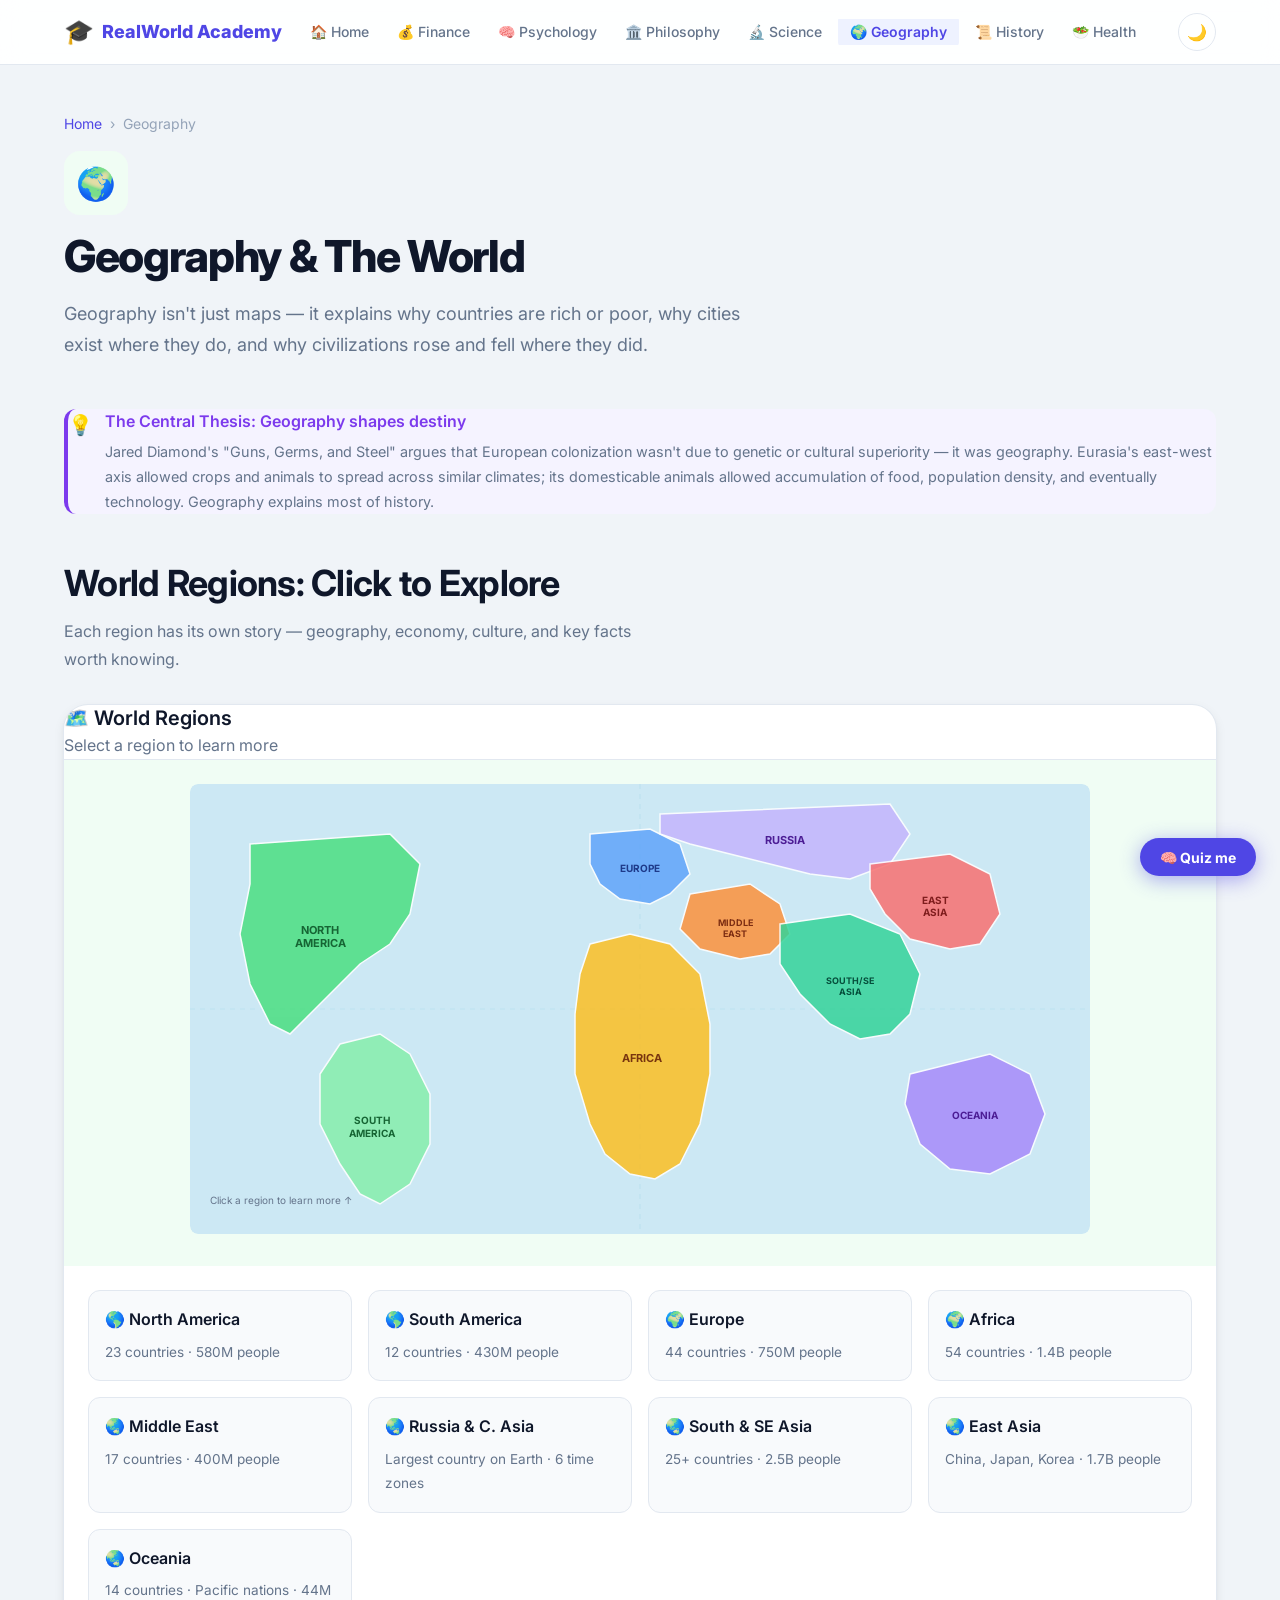
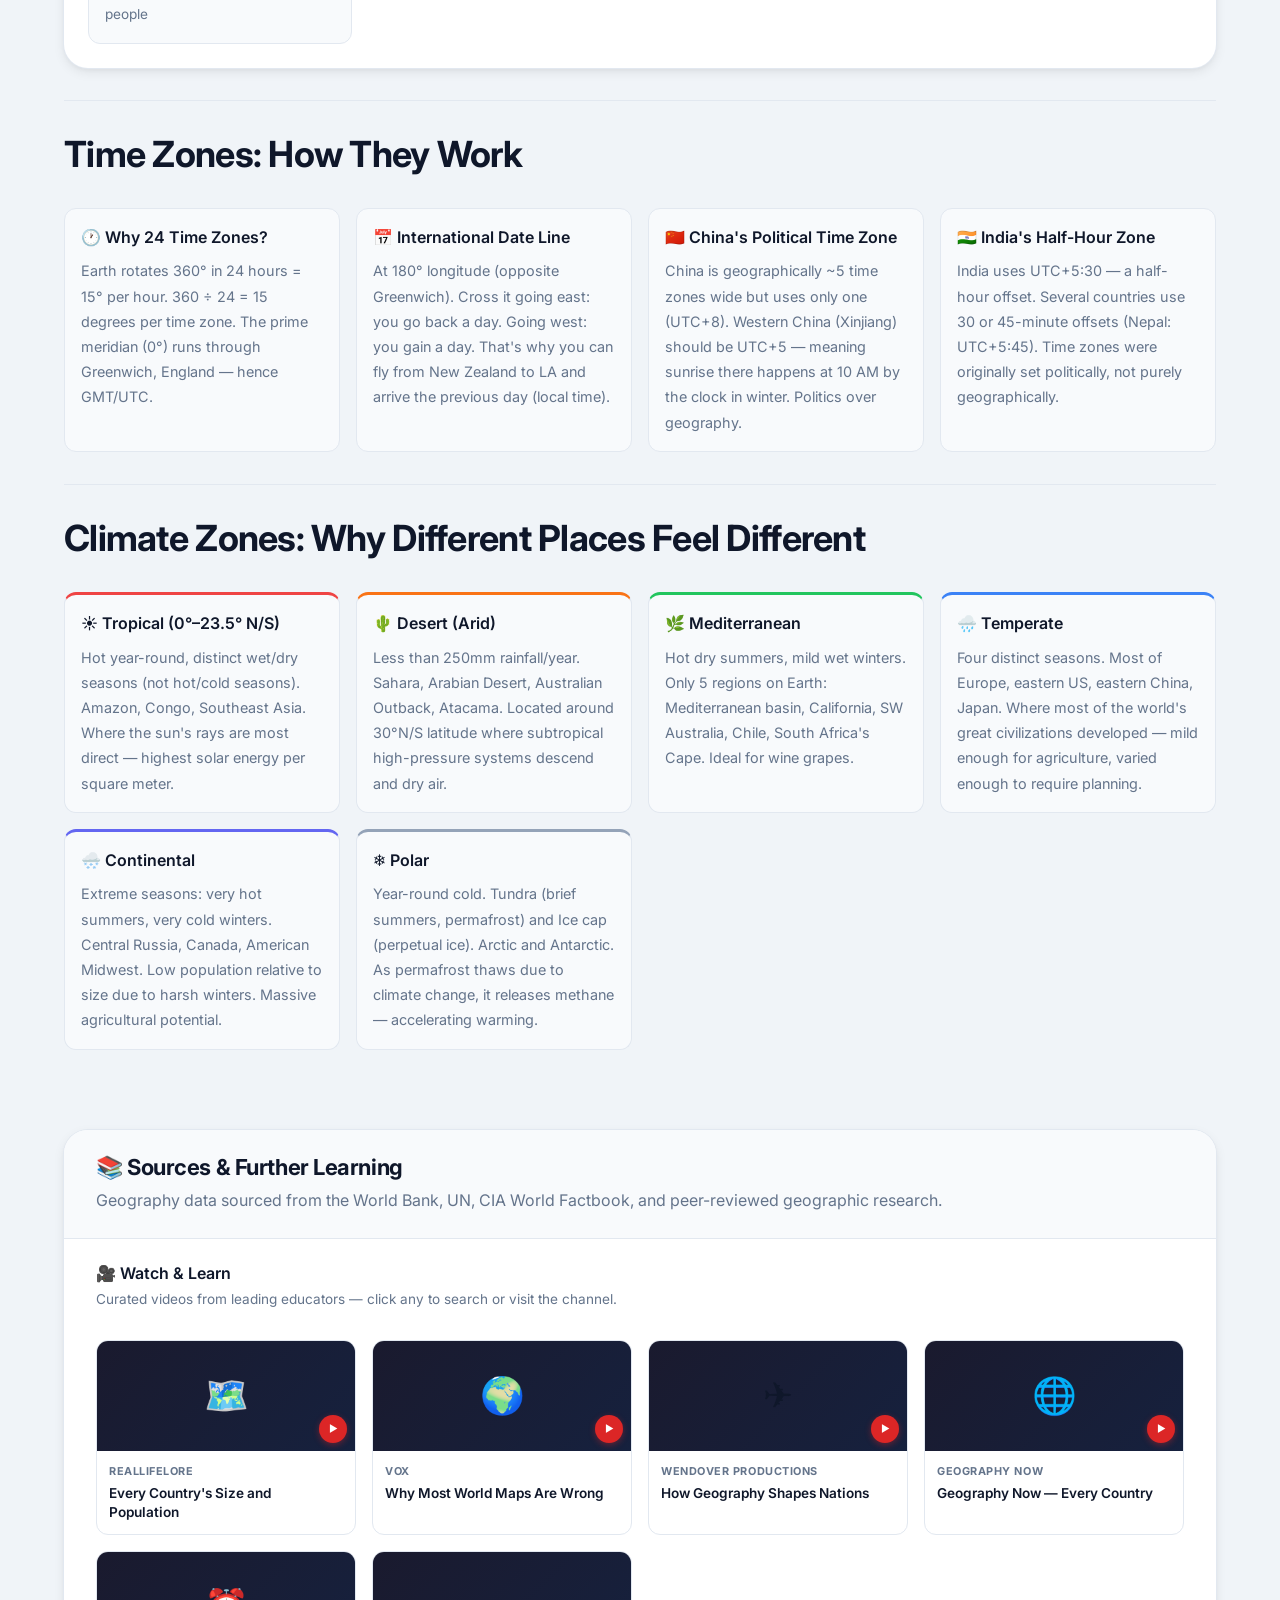
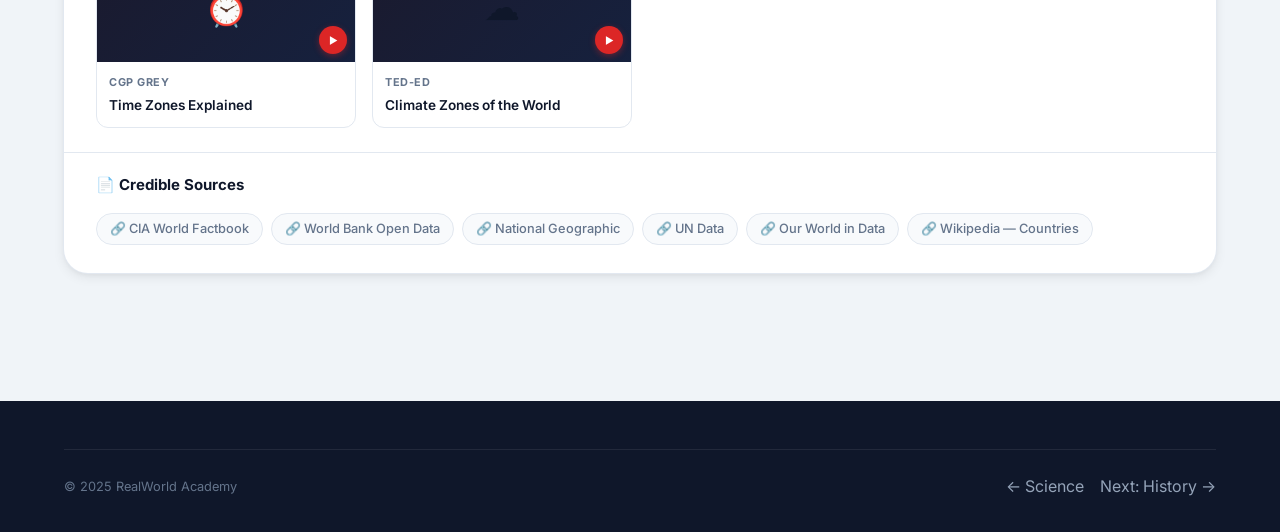
<file: pages/geography.html>
<!DOCTYPE html>
<html lang="en">
<head>
  <meta charset="UTF-8" />
  <meta name="viewport" content="width=device-width, initial-scale=1.0" />
  <title>Geography & World — RealWorld Academy</title>
  <link rel="preconnect" href="https://fonts.googleapis.com">
  <link href="https://fonts.googleapis.com/css2?family=Inter:wght@400;500;600;700;800&display=swap" rel="stylesheet">
  <meta name="description" content="Interactive world map, country facts, regional geography, and geopolitical context. Explore the world visually with RealWorld Academy.">
  <meta name="author" content="Saumitra Phatak">
  <link rel="canonical" href="https://saumitraphatak.github.io/realworld-academy/pages/geography.html">
  <meta property="og:type" content="article">
  <meta property="og:title" content="World Geography — RealWorld Academy">
  <meta property="og:description" content="Interactive world map with country facts, regional geography, and geopolitical context — explore the world visually.">
  <meta property="og:url" content="https://saumitraphatak.github.io/realworld-academy/pages/geography.html">
  <meta property="og:site_name" content="RealWorld Academy">
  <meta name="twitter:card" content="summary">
  <meta name="twitter:title" content="World Geography">
  <meta name="twitter:description" content="Interactive world map with country facts, regional geography, and geopolitical context — explore the world visually.">
  <script type="application/ld+json">{"@context":"https://schema.org","@type":"Article","name":"World Geography","description":"Interactive world map with country facts, regional geography, and geopolitical context — explore the world visually.","url":"https://saumitraphatak.github.io/realworld-academy/pages/geography.html","author":{"@type":"Person","name":"Saumitra Phatak"}}</script>
  <link rel="stylesheet" href="../css/styles.css">
</head>
<body>

<nav class="nav" id="main-nav"></nav>

<section class="page-hero section">
  <div class="container">
    <div class="breadcrumb"><a href="../index.html">Home</a><span>›</span><span>Geography</span></div>
    <div class="page-hero-icon" style="background:var(--geo-bg)">🌍</div>
    <h1>Geography & The World</h1>
    <p class="lead">Geography isn't just maps — it explains why countries are rich or poor, why cities exist where they do, and why civilizations rose and fell where they did.</p>
  </div>
</section>

<section class="section" style="padding-top:0">
<div class="container">

  <div class="callout callout-fact" style="margin-bottom:3rem">
    <span class="callout-icon">💡</span>
    <div>
      <h4>The Central Thesis: Geography shapes destiny</h4>
      <p>Jared Diamond's "Guns, Germs, and Steel" argues that European colonization wasn't due to genetic or cultural superiority — it was geography. Eurasia's east-west axis allowed crops and animals to spread across similar climates; its domesticable animals allowed accumulation of food, population density, and eventually technology. Geography explains most of history.</p>
    </div>
  </div>

  <!-- WORLD REGIONS -->
  <div class="section-title">
    <h2>World Regions: Click to Explore</h2>
    <p>Each region has its own story — geography, economy, culture, and key facts worth knowing.</p>
  </div>

  <div class="map-container">
    <div class="map-header">
      <h3 style="color:var(--text)">🗺️ World Regions</h3>
      <p>Select a region to learn more</p>
    </div>

    <!-- SVG World Map Simplified -->
    <div style="padding:1.5rem;background:#f0fdf4;text-align:center">
      <svg viewBox="0 0 900 450" style="width:100%;max-width:900px;height:auto;border-radius:0.5rem" xmlns="http://www.w3.org/2000/svg">
        <!-- Ocean background -->
        <rect width="900" height="450" fill="#cce8f4" rx="8"/>
        <!-- Grid lines (latitude/longitude) -->
        <line x1="0" y1="225" x2="900" y2="225" stroke="#a8d8ea" stroke-width="0.5" stroke-dasharray="5,5"/>
        <line x1="450" y1="0" x2="450" y2="450" stroke="#a8d8ea" stroke-width="0.5" stroke-dasharray="5,5"/>

        <!-- North America -->
        <path d="M 60 60 L 200 50 L 230 80 L 220 130 L 200 160 L 170 180 L 150 200 L 120 230 L 100 250 L 80 240 L 60 200 L 50 150 L 60 100 Z"
              fill="#4ade80" stroke="white" stroke-width="1.5" class="map-region" data-region="north-america" style="cursor:pointer;transition:fill 0.2s" opacity="0.85"/>
        <text x="130" y="150" text-anchor="middle" fill="#166534" font-size="11" font-weight="700" pointer-events="none">NORTH</text>
        <text x="130" y="163" text-anchor="middle" fill="#166534" font-size="11" font-weight="700" pointer-events="none">AMERICA</text>

        <!-- South America -->
        <path d="M 150 260 L 190 250 L 220 270 L 240 310 L 240 360 L 220 400 L 190 420 L 170 410 L 150 380 L 130 340 L 130 290 Z"
              fill="#86efac" stroke="white" stroke-width="1.5" class="map-region" data-region="south-america" style="cursor:pointer;transition:fill 0.2s" opacity="0.85"/>
        <text x="182" y="340" text-anchor="middle" fill="#166534" font-size="10" font-weight="700" pointer-events="none">SOUTH</text>
        <text x="182" y="353" text-anchor="middle" fill="#166534" font-size="10" font-weight="700" pointer-events="none">AMERICA</text>

        <!-- Europe -->
        <path d="M 400 50 L 460 45 L 490 60 L 500 90 L 480 110 L 460 120 L 430 115 L 410 100 L 400 80 Z"
              fill="#60a5fa" stroke="white" stroke-width="1.5" class="map-region" data-region="europe" style="cursor:pointer;transition:fill 0.2s" opacity="0.85"/>
        <text x="450" y="88" text-anchor="middle" fill="#1e3a8a" font-size="10" font-weight="700" pointer-events="none">EUROPE</text>

        <!-- Africa -->
        <path d="M 400 160 L 440 150 L 480 160 L 510 190 L 520 240 L 520 290 L 510 340 L 490 380 L 465 395 L 440 390 L 415 370 L 400 340 L 385 290 L 385 230 L 390 190 Z"
              fill="#fbbf24" stroke="white" stroke-width="1.5" class="map-region" data-region="africa" style="cursor:pointer;transition:fill 0.2s" opacity="0.85"/>
        <text x="452" y="278" text-anchor="middle" fill="#78350f" font-size="11" font-weight="700" pointer-events="none">AFRICA</text>

        <!-- Middle East / West Asia -->
        <path d="M 500 110 L 560 100 L 590 120 L 600 150 L 580 170 L 550 175 L 510 165 L 490 145 Z"
              fill="#fb923c" stroke="white" stroke-width="1.5" class="map-region" data-region="middle-east" style="cursor:pointer;transition:fill 0.2s" opacity="0.85"/>
        <text x="545" y="142" text-anchor="middle" fill="#7c2d12" font-size="9" font-weight="700" pointer-events="none">MIDDLE</text>
        <text x="545" y="153" text-anchor="middle" fill="#7c2d12" font-size="9" font-weight="700" pointer-events="none">EAST</text>

        <!-- Russia / Central Asia -->
        <path d="M 470 30 L 700 20 L 720 50 L 700 80 L 660 95 L 620 90 L 580 80 L 540 70 L 500 60 L 470 50 Z"
              fill="#c4b5fd" stroke="white" stroke-width="1.5" class="map-region" data-region="russia" style="cursor:pointer;transition:fill 0.2s" opacity="0.85"/>
        <text x="595" y="60" text-anchor="middle" fill="#4c1d95" font-size="11" font-weight="700" pointer-events="none">RUSSIA</text>

        <!-- South & Southeast Asia -->
        <path d="M 590 140 L 660 130 L 710 150 L 730 190 L 720 230 L 700 250 L 670 255 L 640 240 L 610 210 L 590 180 Z"
              fill="#34d399" stroke="white" stroke-width="1.5" class="map-region" data-region="south-asia" style="cursor:pointer;transition:fill 0.2s" opacity="0.85"/>
        <text x="660" y="200" text-anchor="middle" fill="#064e3b" font-size="9" font-weight="700" pointer-events="none">SOUTH/SE</text>
        <text x="660" y="211" text-anchor="middle" fill="#064e3b" font-size="9" font-weight="700" pointer-events="none">ASIA</text>

        <!-- East Asia (China, Japan, Korea) -->
        <path d="M 680 80 L 760 70 L 800 90 L 810 130 L 790 160 L 760 165 L 720 155 L 695 130 L 680 105 Z"
              fill="#f87171" stroke="white" stroke-width="1.5" class="map-region" data-region="east-asia" style="cursor:pointer;transition:fill 0.2s" opacity="0.85"/>
        <text x="745" y="120" text-anchor="middle" fill="#7f1d1d" font-size="10" font-weight="700" pointer-events="none">EAST</text>
        <text x="745" y="132" text-anchor="middle" fill="#7f1d1d" font-size="10" font-weight="700" pointer-events="none">ASIA</text>

        <!-- Australia / Oceania -->
        <path d="M 720 290 L 800 270 L 840 290 L 855 330 L 840 370 L 800 390 L 760 385 L 730 360 L 715 320 Z"
              fill="#a78bfa" stroke="white" stroke-width="1.5" class="map-region" data-region="oceania" style="cursor:pointer;transition:fill 0.2s" opacity="0.85"/>
        <text x="785" y="335" text-anchor="middle" fill="#4c1d95" font-size="10" font-weight="700" pointer-events="none">OCEANIA</text>

        <!-- Legend -->
        <text x="20" y="420" fill="#64748b" font-size="10">Click a region to learn more ↑</text>
      </svg>
    </div>

    <div class="region-grid">
      <div class="region-card" data-region="north-america">
        <h4>🌎 North America</h4>
        <p>23 countries · 580M people</p>
      </div>
      <div class="region-card" data-region="south-america">
        <h4>🌎 South America</h4>
        <p>12 countries · 430M people</p>
      </div>
      <div class="region-card" data-region="europe">
        <h4>🌍 Europe</h4>
        <p>44 countries · 750M people</p>
      </div>
      <div class="region-card" data-region="africa">
        <h4>🌍 Africa</h4>
        <p>54 countries · 1.4B people</p>
      </div>
      <div class="region-card" data-region="middle-east">
        <h4>🌏 Middle East</h4>
        <p>17 countries · 400M people</p>
      </div>
      <div class="region-card" data-region="russia">
        <h4>🌏 Russia & C. Asia</h4>
        <p>Largest country on Earth · 6 time zones</p>
      </div>
      <div class="region-card" data-region="south-asia">
        <h4>🌏 South & SE Asia</h4>
        <p>25+ countries · 2.5B people</p>
      </div>
      <div class="region-card" data-region="east-asia">
        <h4>🌏 East Asia</h4>
        <p>China, Japan, Korea · 1.7B people</p>
      </div>
      <div class="region-card" data-region="oceania">
        <h4>🌏 Oceania</h4>
        <p>14 countries · Pacific nations · 44M people</p>
      </div>
    </div>

    <!-- Region Details -->
    <div id="region-north-america" class="region-detail">
      <h3>🌎 North America</h3>
      <div class="info-grid" style="margin-top:1rem">
        <div class="info-block"><h4>Key Countries</h4><p>USA (largest economy), Canada (2nd largest by area), Mexico (emerging economy), Caribbean islands.</p></div>
        <div class="info-block"><h4>Geography</h4><p>Rocky Mountains (west), Great Plains (center), Appalachians (east). Mississippi River system — the backbone of early US commerce.</p></div>
        <div class="info-block"><h4>Why Cities Are Where They Are</h4><p>New York: natural harbor at Hudson River mouth. Chicago: Lake Michigan + railroad hub. Los Angeles: Pacific Coast + agriculture. Geography always explains location.</p></div>
        <div class="info-block"><h4>Key Facts</h4><p>USA has the world's largest economy ($26T GDP). Canada is geographically 2nd largest country. The US-Mexico border is the world's most crossed border (~350M crossings/year).</p></div>
      </div>
    </div>

    <div id="region-south-america" class="region-detail">
      <h3>🌎 South America</h3>
      <div class="info-grid" style="margin-top:1rem">
        <div class="info-block"><h4>Key Countries</h4><p>Brazil (largest, 50% of continent's land), Argentina, Colombia, Chile, Peru. Most speak Portuguese (Brazil) or Spanish.</p></div>
        <div class="info-block"><h4>Amazon Rainforest</h4><p>60% in Brazil. 10% of all species on Earth. Produces 20% of the world's oxygen. Often called "the lungs of the Earth" — though technically oceanic phytoplankton produce more O₂.</p></div>
        <div class="info-block"><h4>Andes Mountains</h4><p>Longest mountain range on Earth (7,000 km). Created by the Pacific tectonic plate sliding under South America. Home to the Inca civilization — altitude gave them natural defense.</p></div>
        <div class="info-block"><h4>Resource Wealth</h4><p>South America has vast oil (Venezuela), copper (Chile — 25% of world's supply), iron ore (Brazil), soybeans (Brazil/Argentina). Yet most countries remain middle-income — a study in how resources alone don't guarantee prosperity.</p></div>
      </div>
    </div>

    <div id="region-europe" class="region-detail">
      <h3>🌍 Europe</h3>
      <div class="info-grid" style="margin-top:1rem">
        <div class="info-block"><h4>Why Europe Got Rich First</h4><p>Mediterranean climate for agriculture, navigable rivers (Rhine, Danube, Thames), natural harbors, and proximity to the Middle East's early civilizations. Trade routes + competition between small states drove innovation.</p></div>
        <div class="info-block"><h4>European Union</h4><p>27 countries sharing a single market, most sharing a currency (Euro). Created after WWII to make war between member states economically unthinkable. Has largely succeeded — no wars between member states since 1945.</p></div>
        <div class="info-block"><h4>Key Geographic Features</h4><p>Alps divide northern and southern Europe. Scandinavia shaped by glaciers — fjords, flat Finland. The Rhine valley was Europe's trade highway for millennia.</p></div>
        <div class="info-block"><h4>Must-Know Facts</h4><p>Vatican City is the world's smallest country (44 hectares). Russia is in both Europe and Asia. The Caucasus mountains mark Europe's eastern boundary. Europe has 24 official EU languages.</p></div>
      </div>
    </div>

    <div id="region-africa" class="region-detail">
      <h3>🌍 Africa</h3>
      <div class="info-grid" style="margin-top:1rem">
        <div class="info-block"><h4>Most Diverse Continent</h4><p>54 countries, 2,000+ languages, 1.4 billion people. Contains every climate zone: Sahara (world's largest hot desert), tropical rainforests (Congo), savannahs, Mediterranean coasts.</p></div>
        <div class="info-block"><h4>Why Africa's Development Lagged</h4><p>Geographic barriers (Sahara, few navigable rivers reaching the coast), colonial extraction of resources and human capital (slave trade: ~12M enslaved people), and colonial borders drawn without regard to ethnic/tribal boundaries — creating instability.</p></div>
        <div class="info-block"><h4>Natural Wealth</h4><p>Africa has 30% of world's mineral resources, 60% of world's arable land, 10% of world's oil. The Congo holds 70% of world's cobalt (essential for electric vehicle batteries).</p></div>
        <div class="info-block"><h4>Rising Fast</h4><p>Africa has the world's youngest population (median age: 19). Fastest-growing middle class. Mobile banking penetration exceeds Europe in some countries (M-Pesa in Kenya). The 21st century may be Africa's century.</p></div>
      </div>
    </div>

    <div id="region-east-asia" class="region-detail">
      <h3>🌏 East Asia</h3>
      <div class="info-grid" style="margin-top:1rem">
        <div class="info-block"><h4>China</h4><p>1.4B people, 2nd largest economy ($18T GDP), growing at 5-6%/year. Manufacturing hub of the world. Geographically protected by Himalayas (south), Gobi Desert (north), Pacific Ocean (east).</p></div>
        <div class="info-block"><h4>Japan</h4><p>Island nation of 125M people. 4th largest economy. No natural resources but became a manufacturing and technology powerhouse through education and culture of quality. 73% mountainous — most people live on 27% of land.</p></div>
        <div class="info-block"><h4>Korea</h4><p>South Korea: one of history's fastest economic transformations — from war-devastated poverty (1950s) to a high-tech powerhouse (Samsung, Hyundai, LG). North Korea: the world's most isolated state.</p></div>
        <div class="info-block"><h4>Why Rivers Matter</h4><p>Yellow River = birthplace of Chinese civilization. Yangtze = China's economic spine. Rivers provided agriculture, transportation, and trade. The Grand Canal (1,776 km, built 605 AD) connected China's rivers — longest ancient canal in the world.</p></div>
      </div>
    </div>

    <div id="region-middle-east" class="region-detail">
      <h3>🌏 Middle East</h3>
      <div class="info-grid" style="margin-top:1rem">
        <div class="info-block"><h4>Why It Matters</h4><p>Sits at the crossroads of Africa, Europe, and Asia. Controlled ancient trade routes. Birthplace of three major religions (Judaism, Christianity, Islam) and several ancient civilizations (Mesopotamia = "cradle of civilization").</p></div>
        <div class="info-block"><h4>Oil & Geopolitics</h4><p>Region holds ~50% of world's proven oil reserves. Saudi Arabia, UAE, Kuwait, Iraq, Iran. Oil wealth created rapid modernization but also resource dependency. "Dutch disease": oil wealth can crowd out other economic development.</p></div>
        <div class="info-block"><h4>Key Countries</h4><p>Saudi Arabia (largest, oil giant), Israel/Palestine (ongoing conflict), Iran (78M people, Shia majority), Turkey (straddles Europe & Asia), UAE (Dubai: global financial hub).</p></div>
        <div class="info-block"><h4>Water Crisis</h4><p>Most arid region on Earth. By 2025, 14 of the 33 most water-stressed countries will be in the Middle East. Water scarcity is a larger long-term geopolitical threat than oil.</p></div>
      </div>
    </div>

    <div id="region-russia" class="region-detail">
      <h3>🌏 Russia & Central Asia</h3>
      <div class="info-grid" style="margin-top:1rem">
        <div class="info-block"><h4>Russia: The Giant</h4><p>Largest country on Earth (11% of land). Spans 11 time zones. When it's Monday morning in Kaliningrad (Europe), it's Monday evening in Kamchatka (Pacific). 144M people — smaller than many think.</p></div>
        <div class="info-block"><h4>Geographic Curse</h4><p>Russia's obsession with securing warm-water ports (which don't freeze) drove much of its history — wars, expansions, and conflicts. The Trans-Siberian Railway (9,288 km) was built to connect and hold the vast territory.</p></div>
        <div class="info-block"><h4>-Stan Countries</h4><p>Kazakhstan, Uzbekistan, Turkmenistan, Tajikistan, Kyrgyzstan — former Soviet republics. Kazakhstan is the world's 9th largest country but has only 19M people. Rich in oil, gas, and minerals.</p></div>
        <div class="info-block"><h4>The Silk Road</h4><p>Central Asia was the crossroads of the ancient world — connecting China, India, Persia, and Europe. Cities like Samarkand were cosmopolitan trading hubs 1,500 years ago. The modern Belt and Road Initiative is China rebuilding these connections.</p></div>
      </div>
    </div>

    <div id="region-south-asia" class="region-detail">
      <h3>🌏 South & Southeast Asia</h3>
      <div class="info-grid" style="margin-top:1rem">
        <div class="info-block"><h4>India</h4><p>1.4B people — now world's most populous country (surpassed China in 2023). 3rd largest economy by purchasing power. 22 official languages. IT powerhouse; Bangalore = "Silicon Valley of Asia."</p></div>
        <div class="info-block"><h4>Monsoon System</h4><p>South Asia's agriculture depends entirely on the monsoon — seasonal wind patterns that bring 80% of annual rainfall in 4 months. The word "monsoon" comes from Arabic "mausim" (season). A failed monsoon = famine historically.</p></div>
        <div class="info-block"><h4>Southeast Asia</h4><p>Vietnam, Thailand, Indonesia (4th most populous country at 270M), Philippines, Singapore (city-state with world's 3rd highest GDP per capita). ASEAN: 10-nation economic bloc of 670M people.</p></div>
        <div class="info-block"><h4>Indonesia: The Hidden Giant</h4><p>4th most populous nation, 17,000+ islands, 300 ethnic groups, 700+ languages. World's largest Muslim-majority country. Often overlooked but has the world's 7th largest economy by purchasing power.</p></div>
      </div>
    </div>

    <div id="region-oceania" class="region-detail">
      <h3>🌏 Oceania</h3>
      <div class="info-grid" style="margin-top:1rem">
        <div class="info-block"><h4>Australia</h4><p>World's 6th largest country but only 26M people. Oldest continuous cultures on Earth (Aboriginal Australians: 65,000+ years). Most population lives on the thin coastal strip — 70% of interior is arid.</p></div>
        <div class="info-block"><h4>Pacific Islands</h4><p>Melanesia, Micronesia, Polynesia — thousands of islands. First settled by humans 3,500 years ago using only navigation by stars and ocean currents. Polynesian navigation is considered one of history's greatest feats of exploration.</p></div>
        <div class="info-block"><h4>Climate Vulnerability</h4><p>Pacific Island nations (Kiribati, Tuvalu, Marshall Islands) may disappear underwater within decades due to sea level rise. Kiribati has already begun relocating citizens to Fiji — history's first climate refugees.</p></div>
        <div class="info-block"><h4>New Zealand</h4><p>5M people, Māori culture, one of the world's most remote nations (3 hours flight from Australia). Known for progressive politics (first country to give women the vote, 1893) and stunning geography (used as Middle-earth in Lord of the Rings films).</p></div>
      </div>
    </div>

  </div>

  <hr class="divider">

  <!-- TIME ZONES -->
  <div class="section-title">
    <h2>Time Zones: How They Work</h2>
  </div>

  <div class="info-grid">
    <div class="info-block">
      <h4>🕐 Why 24 Time Zones?</h4>
      <p>Earth rotates 360° in 24 hours = 15° per hour. 360 ÷ 24 = 15 degrees per time zone. The prime meridian (0°) runs through Greenwich, England — hence GMT/UTC.</p>
    </div>
    <div class="info-block">
      <h4>📅 International Date Line</h4>
      <p>At 180° longitude (opposite Greenwich). Cross it going east: you go back a day. Going west: you gain a day. That's why you can fly from New Zealand to LA and arrive the previous day (local time).</p>
    </div>
    <div class="info-block">
      <h4>🇨🇳 China's Political Time Zone</h4>
      <p>China is geographically ~5 time zones wide but uses only one (UTC+8). Western China (Xinjiang) should be UTC+5 — meaning sunrise there happens at 10 AM by the clock in winter. Politics over geography.</p>
    </div>
    <div class="info-block">
      <h4>🇮🇳 India's Half-Hour Zone</h4>
      <p>India uses UTC+5:30 — a half-hour offset. Several countries use 30 or 45-minute offsets (Nepal: UTC+5:45). Time zones were originally set politically, not purely geographically.</p>
    </div>
  </div>

  <hr class="divider">

  <!-- CLIMATE ZONES -->
  <div class="section-title">
    <h2>Climate Zones: Why Different Places Feel Different</h2>
  </div>

  <div class="info-grid">
    <div class="info-block" style="border-top:3px solid #ef4444">
      <h4>☀️ Tropical (0°–23.5° N/S)</h4>
      <p>Hot year-round, distinct wet/dry seasons (not hot/cold seasons). Amazon, Congo, Southeast Asia. Where the sun's rays are most direct — highest solar energy per square meter.</p>
    </div>
    <div class="info-block" style="border-top:3px solid #f97316">
      <h4>🌵 Desert (Arid)</h4>
      <p>Less than 250mm rainfall/year. Sahara, Arabian Desert, Australian Outback, Atacama. Located around 30°N/S latitude where subtropical high-pressure systems descend and dry air.</p>
    </div>
    <div class="info-block" style="border-top:3px solid #22c55e">
      <h4>🌿 Mediterranean</h4>
      <p>Hot dry summers, mild wet winters. Only 5 regions on Earth: Mediterranean basin, California, SW Australia, Chile, South Africa's Cape. Ideal for wine grapes.</p>
    </div>
    <div class="info-block" style="border-top:3px solid #3b82f6">
      <h4>🌧️ Temperate</h4>
      <p>Four distinct seasons. Most of Europe, eastern US, eastern China, Japan. Where most of the world's great civilizations developed — mild enough for agriculture, varied enough to require planning.</p>
    </div>
    <div class="info-block" style="border-top:3px solid #6366f1">
      <h4>🌨️ Continental</h4>
      <p>Extreme seasons: very hot summers, very cold winters. Central Russia, Canada, American Midwest. Low population relative to size due to harsh winters. Massive agricultural potential.</p>
    </div>
    <div class="info-block" style="border-top:3px solid #94a3b8">
      <h4>❄️ Polar</h4>
      <p>Year-round cold. Tundra (brief summers, permafrost) and Ice cap (perpetual ice). Arctic and Antarctic. As permafrost thaws due to climate change, it releases methane — accelerating warming.</p>
    </div>
  </div>

</div>
</section>

<div id="page-resources"></div>

<footer class="footer">
  <div class="footer-inner">
    <div class="footer-bottom">
      <p>© 2025 RealWorld Academy</p>
      <div style="display:flex;gap:1rem">
        <a href="science.html" style="color:#94a3b8">← Science</a>
        <a href="history.html" style="color:#94a3b8">Next: History →</a>
      </div>
    </div>
  </div>
</footer>

<script src="../js/nav.js"></script>
<script src="../js/resources.js"></script>
<script>renderNav('geography'); renderResources('geography');</script>

<script>
// Map region click handlers
document.querySelectorAll('.map-region').forEach(region => {
  region.addEventListener('click', function() {
    const id = this.dataset.region;
    // Reset all
    document.querySelectorAll('.map-region').forEach(r => r.setAttribute('opacity', '0.85'));
    document.querySelectorAll('.region-card').forEach(c => c.classList.remove('active'));
    document.querySelectorAll('.region-detail').forEach(d => d.classList.remove('visible'));
    // Activate
    this.setAttribute('opacity', '1');
    document.querySelector(`.region-card[data-region="${id}"]`)?.classList.add('active');
    document.getElementById(`region-${id}`)?.classList.add('visible');
    // Scroll to detail
    document.getElementById(`region-${id}`)?.scrollIntoView({ behavior: 'smooth', block: 'start' });
  });
});
</script>
</body>
</html>
</file>
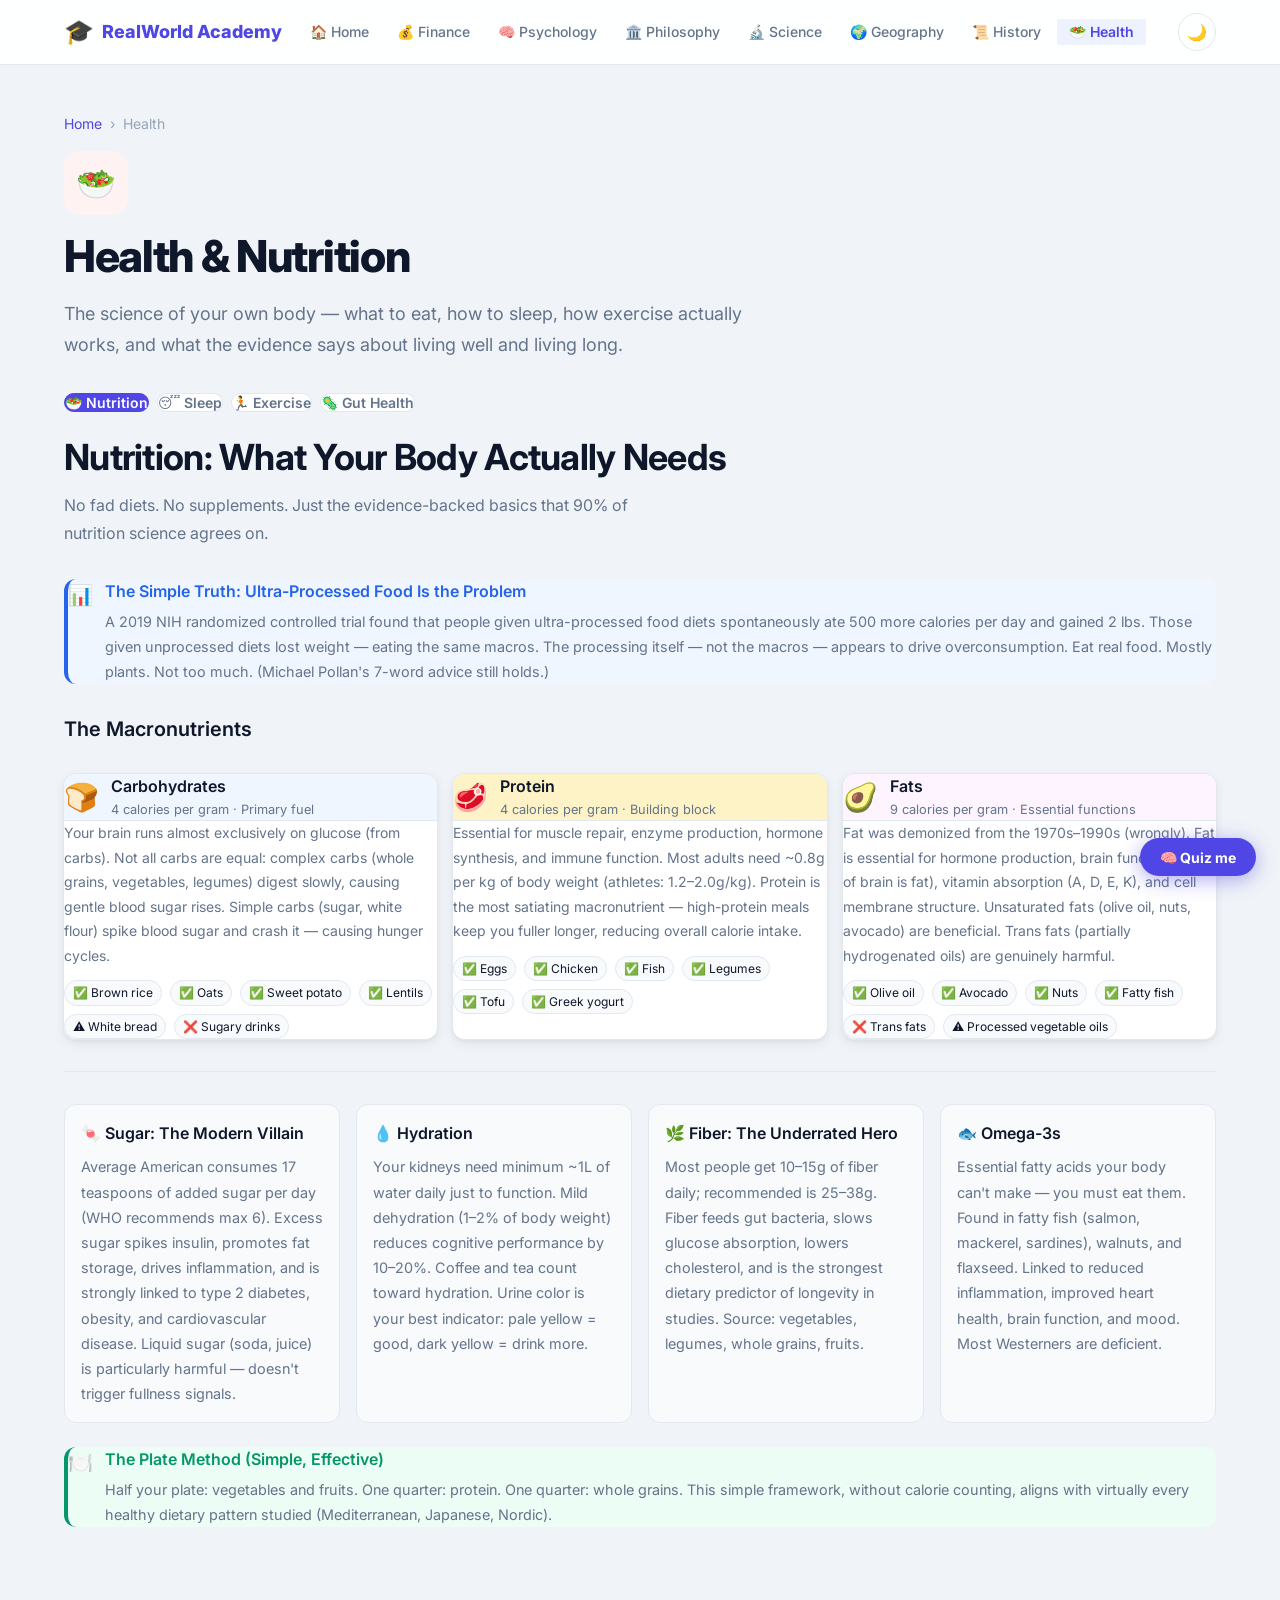
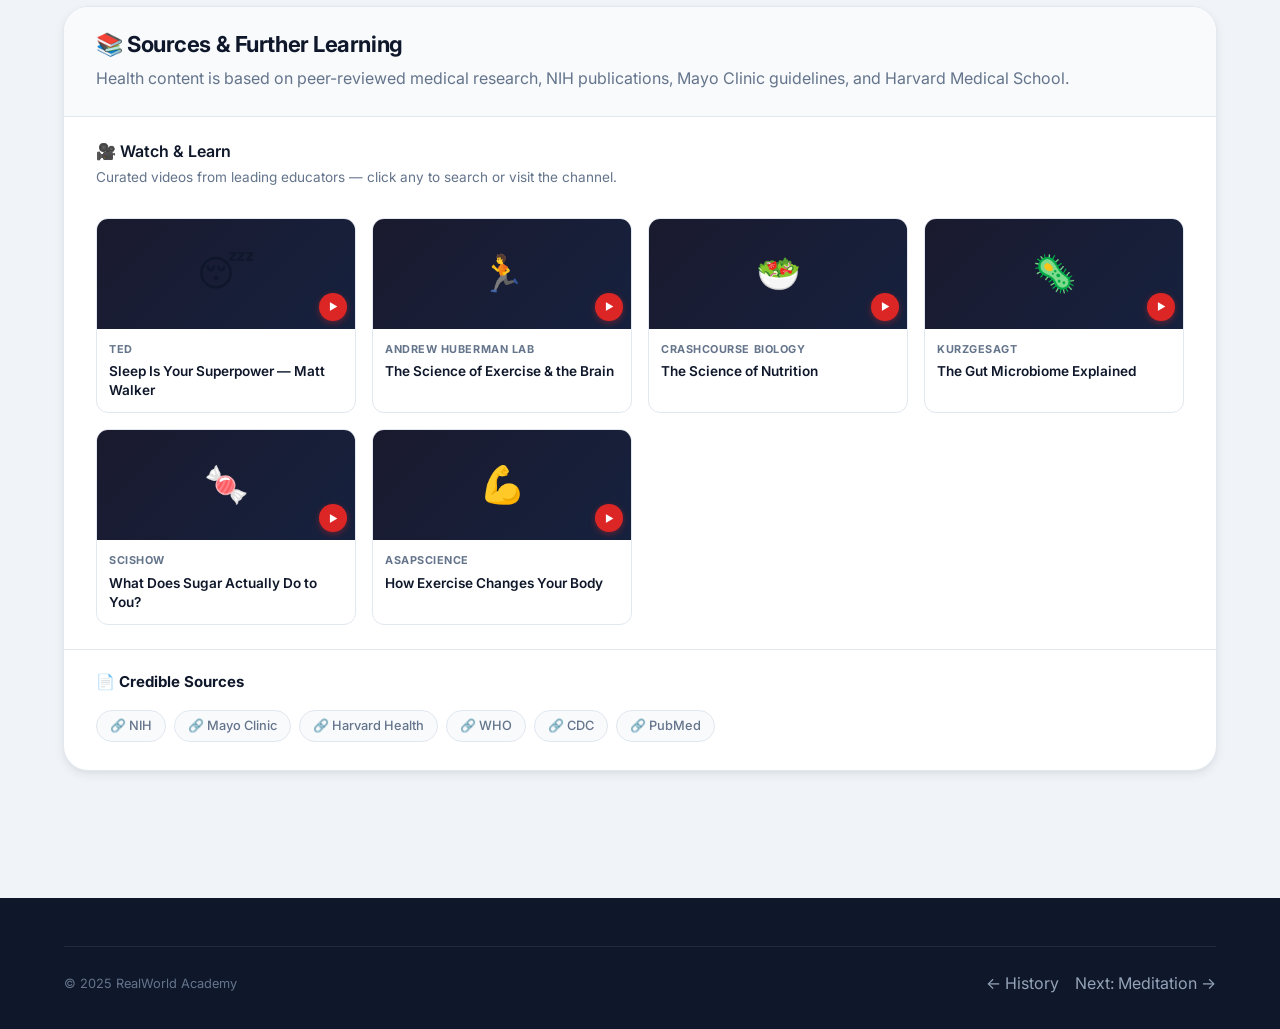
<file: pages/health.html>
<!DOCTYPE html>
<html lang="en">
<head>
  <meta charset="UTF-8" />
  <meta name="viewport" content="width=device-width, initial-scale=1.0" />
  <title>Health & Nutrition — RealWorld Academy</title>
  <link rel="preconnect" href="https://fonts.googleapis.com">
  <link href="https://fonts.googleapis.com/css2?family=Inter:wght@400;500;600;700;800&display=swap" rel="stylesheet">
  <meta name="description" content="Evidence-based guides to nutrition, sleep science, exercise, and gut health. Practical health knowledge that school never taught you. By RealWorld Academy.">
  <meta name="author" content="Saumitra Phatak">
  <link rel="canonical" href="https://saumitraphatak.github.io/realworld-academy/pages/health.html">
  <meta property="og:type" content="article">
  <meta property="og:title" content="Health, Nutrition & Sleep — RealWorld Academy">
  <meta property="og:description" content="Evidence-based nutrition, sleep science, exercise, and gut health — practical health knowledge explained simply.">
  <meta property="og:url" content="https://saumitraphatak.github.io/realworld-academy/pages/health.html">
  <meta property="og:site_name" content="RealWorld Academy">
  <meta name="twitter:card" content="summary">
  <meta name="twitter:title" content="Health, Nutrition & Sleep">
  <meta name="twitter:description" content="Evidence-based nutrition, sleep science, exercise, and gut health — practical health knowledge explained simply.">
  <script type="application/ld+json">{"@context":"https://schema.org","@type":"Article","name":"Health, Nutrition & Sleep","description":"Evidence-based nutrition, sleep science, exercise, and gut health — practical health knowledge explained simply.","url":"https://saumitraphatak.github.io/realworld-academy/pages/health.html","author":{"@type":"Person","name":"Saumitra Phatak"}}</script>
  <link rel="stylesheet" href="../css/styles.css">
</head>
<body>

<nav class="nav" id="main-nav"></nav>

<section class="page-hero section">
  <div class="container">
    <div class="breadcrumb"><a href="../index.html">Home</a><span>›</span><span>Health</span></div>
    <div class="page-hero-icon" style="background:var(--health-bg)">🥗</div>
    <h1>Health & Nutrition</h1>
    <p class="lead">The science of your own body — what to eat, how to sleep, how exercise actually works, and what the evidence says about living well and living long.</p>
  </div>
</section>

<section class="section" style="padding-top:0">
<div class="container">

  <!-- TABS: Nutrition / Sleep / Exercise -->
  <div class="tabs">
    <button class="tab-btn active" data-group="health" data-tab="nutrition">🥗 Nutrition</button>
    <button class="tab-btn" data-group="health" data-tab="sleep">😴 Sleep</button>
    <button class="tab-btn" data-group="health" data-tab="exercise">🏃 Exercise</button>
    <button class="tab-btn" data-group="health" data-tab="gut">🦠 Gut Health</button>
  </div>

  <!-- NUTRITION TAB -->
  <div class="tab-panel active" data-group="health" data-tab="nutrition">
    <div class="section-title">
      <h2>Nutrition: What Your Body Actually Needs</h2>
      <p>No fad diets. No supplements. Just the evidence-backed basics that 90% of nutrition science agrees on.</p>
    </div>

    <div class="callout callout-info" style="margin-bottom:2rem">
      <span class="callout-icon">📊</span>
      <div>
        <h4>The Simple Truth: Ultra-Processed Food Is the Problem</h4>
        <p>A 2019 NIH randomized controlled trial found that people given ultra-processed food diets spontaneously ate 500 more calories per day and gained 2 lbs. Those given unprocessed diets lost weight — eating the same macros. The processing itself — not the macros — appears to drive overconsumption. Eat real food. Mostly plants. Not too much. (Michael Pollan's 7-word advice still holds.)</p>
      </div>
    </div>

    <div class="section-title"><h3>The Macronutrients</h3></div>

    <div class="nutrient-grid">
      <div class="nutrient-card">
        <div class="nutrient-top" style="background:var(--sci-bg)">
          <div class="nutrient-icon">🍞</div>
          <div>
            <div class="nutrient-name">Carbohydrates</div>
            <div class="nutrient-role">4 calories per gram · Primary fuel</div>
          </div>
        </div>
        <div class="nutrient-body">
          <p>Your brain runs almost exclusively on glucose (from carbs). Not all carbs are equal: complex carbs (whole grains, vegetables, legumes) digest slowly, causing gentle blood sugar rises. Simple carbs (sugar, white flour) spike blood sugar and crash it — causing hunger cycles.</p>
          <div class="nutrient-sources">
            <span>✅ Brown rice</span><span>✅ Oats</span><span>✅ Sweet potato</span><span>✅ Lentils</span><span>⚠️ White bread</span><span>❌ Sugary drinks</span>
          </div>
        </div>
      </div>

      <div class="nutrient-card">
        <div class="nutrient-top" style="background:#fef3c7">
          <div class="nutrient-icon">🥩</div>
          <div>
            <div class="nutrient-name">Protein</div>
            <div class="nutrient-role">4 calories per gram · Building block</div>
          </div>
        </div>
        <div class="nutrient-body">
          <p>Essential for muscle repair, enzyme production, hormone synthesis, and immune function. Most adults need ~0.8g per kg of body weight (athletes: 1.2–2.0g/kg). Protein is the most satiating macronutrient — high-protein meals keep you fuller longer, reducing overall calorie intake.</p>
          <div class="nutrient-sources">
            <span>✅ Eggs</span><span>✅ Chicken</span><span>✅ Fish</span><span>✅ Legumes</span><span>✅ Tofu</span><span>✅ Greek yogurt</span>
          </div>
        </div>
      </div>

      <div class="nutrient-card">
        <div class="nutrient-top" style="background:#fdf4ff">
          <div class="nutrient-icon">🥑</div>
          <div>
            <div class="nutrient-name">Fats</div>
            <div class="nutrient-role">9 calories per gram · Essential functions</div>
          </div>
        </div>
        <div class="nutrient-body">
          <p>Fat was demonized from the 1970s–1990s (wrongly). Fat is essential for hormone production, brain function (60% of brain is fat), vitamin absorption (A, D, E, K), and cell membrane structure. Unsaturated fats (olive oil, nuts, avocado) are beneficial. Trans fats (partially hydrogenated oils) are genuinely harmful.</p>
          <div class="nutrient-sources">
            <span>✅ Olive oil</span><span>✅ Avocado</span><span>✅ Nuts</span><span>✅ Fatty fish</span><span>❌ Trans fats</span><span>⚠️ Processed vegetable oils</span>
          </div>
        </div>
      </div>
    </div>

    <hr class="divider">

    <div class="info-grid">
      <div class="info-block">
        <h4>🍬 Sugar: The Modern Villain</h4>
        <p>Average American consumes 17 teaspoons of added sugar per day (WHO recommends max 6). Excess sugar spikes insulin, promotes fat storage, drives inflammation, and is strongly linked to type 2 diabetes, obesity, and cardiovascular disease. Liquid sugar (soda, juice) is particularly harmful — doesn't trigger fullness signals.</p>
      </div>
      <div class="info-block">
        <h4>💧 Hydration</h4>
        <p>Your kidneys need minimum ~1L of water daily just to function. Mild dehydration (1–2% of body weight) reduces cognitive performance by 10–20%. Coffee and tea count toward hydration. Urine color is your best indicator: pale yellow = good, dark yellow = drink more.</p>
      </div>
      <div class="info-block">
        <h4>🌿 Fiber: The Underrated Hero</h4>
        <p>Most people get 10–15g of fiber daily; recommended is 25–38g. Fiber feeds gut bacteria, slows glucose absorption, lowers cholesterol, and is the strongest dietary predictor of longevity in studies. Source: vegetables, legumes, whole grains, fruits.</p>
      </div>
      <div class="info-block">
        <h4>🐟 Omega-3s</h4>
        <p>Essential fatty acids your body can't make — you must eat them. Found in fatty fish (salmon, mackerel, sardines), walnuts, and flaxseed. Linked to reduced inflammation, improved heart health, brain function, and mood. Most Westerners are deficient.</p>
      </div>
    </div>

    <div class="callout callout-tip" style="margin-top:1.5rem">
      <span class="callout-icon">🍽️</span>
      <div>
        <h4>The Plate Method (Simple, Effective)</h4>
        <p>Half your plate: vegetables and fruits. One quarter: protein. One quarter: whole grains. This simple framework, without calorie counting, aligns with virtually every healthy dietary pattern studied (Mediterranean, Japanese, Nordic).</p>
      </div>
    </div>
  </div>

  <!-- SLEEP TAB -->
  <div class="tab-panel" data-group="health" data-tab="sleep">
    <div class="section-title">
      <h2>Sleep: The Most Underrated Health Behavior</h2>
      <p>Matthew Walker's "Why We Sleep" called sleep "the single most effective thing we can do to reset our brain and body health each day." The science backs this up completely.</p>
    </div>

    <div class="stats-row">
      <div class="stat-card">
        <div class="stat-num" style="color:var(--meditate)">40%</div>
        <div class="stat-label">reduced decision-making quality after one bad night</div>
      </div>
      <div class="stat-card">
        <div class="stat-num" style="color:var(--meditate)">3x</div>
        <div class="stat-label">higher risk of catching cold with under 7 hours sleep</div>
      </div>
      <div class="stat-card">
        <div class="stat-num" style="color:var(--meditate)">70%</div>
        <div class="stat-label">of immune cells produced during sleep</div>
      </div>
      <div class="stat-card">
        <div class="stat-num" style="color:var(--meditate)">7–9h</div>
        <div class="stat-label">adults need every night (non-negotiable)</div>
      </div>
    </div>

    <div class="topics" style="margin-top:2rem">
      <div class="topic-card">
        <div class="topic-header">
          <div class="topic-header-left">
            <div class="topic-num" style="background:var(--med-bg);color:var(--meditate)">1</div>
            <div><h3>Sleep Cycles: What Happens While You're Unconscious</h3>
            <p>Your brain is incredibly active during sleep — doing things impossible while awake.</p></div>
          </div>
          <span class="topic-chevron">▾</span>
        </div>
        <div class="topic-body">
          <div class="topic-content">
            <p>Sleep occurs in 90-minute cycles, each containing stages:</p>
            <div class="info-grid" style="margin-top:1rem">
              <div class="info-block">
                <h4>💤 N1 & N2 (Light Sleep)</h4>
                <p>Transition to sleep. Body temperature drops, heart rate slows. Sleep spindles (bursts of brain activity) in N2 are linked to motor learning — why you remember new skills better after sleep.</p>
              </div>
              <div class="info-block">
                <h4>🧠 N3 (Deep Sleep / Slow Wave)</h4>
                <p>Most restorative stage. Growth hormone released. Glymphatic system flushes brain of toxic waste including amyloid plaques linked to Alzheimer's. Memory consolidation from hippocampus to cortex. Dominates early-night sleep.</p>
              </div>
              <div class="info-block">
                <h4>🎭 REM (Rapid Eye Movement)</h4>
                <p>Dream stage. Brain nearly as active as waking. Emotional memory processing — REM strips emotional charge from difficult memories while preserving the information. Dominates late-night/morning sleep. Cutting sleep short eliminates REM disproportionately.</p>
              </div>
            </div>
            <div class="callout callout-warn" style="margin-top:1.5rem">
              <span class="callout-icon">⚠️</span>
              <div>
                <h4>Alcohol & sleep: the truth</h4>
                <p>Alcohol helps you fall asleep but <strong>destroys sleep quality</strong>. It sedates you (different from natural sleep), dramatically suppresses REM sleep, and fragments sleep in the second half of the night. Even moderate alcohol before bed reduces sleep quality by 24%.</p>
              </div>
            </div>
          </div>
        </div>
      </div>

      <div class="topic-card">
        <div class="topic-header">
          <div class="topic-header-left">
            <div class="topic-num" style="background:var(--med-bg);color:var(--meditate)">2</div>
            <div><h3>Sleep Hygiene: Evidence-Based Habits</h3>
            <p>What actually works, what doesn't, and why.</p></div>
          </div>
          <span class="topic-chevron">▾</span>
        </div>
        <div class="topic-body">
          <div class="topic-content">
            <div class="steps">
              <div class="step">
                <div class="step-num" style="background:var(--med-bg);color:var(--meditate)">✓</div>
                <div class="step-content"><h4>Consistent sleep schedule</h4><p>Go to bed and wake up at the same time daily — including weekends. Your circadian rhythm is a biological clock; irregular schedules cause "social jetlag" with measurable health effects.</p></div>
              </div>
              <div class="step">
                <div class="step-num" style="background:var(--med-bg);color:var(--meditate)">✓</div>
                <div class="step-content"><h4>Cool bedroom (65–68°F / 18–20°C)</h4><p>Your body must lower core temperature by ~2°F to initiate sleep. A cool room helps. Hot baths before bed paradoxically help by pulling heat to the skin surface and cooling the core.</p></div>
              </div>
              <div class="step">
                <div class="step-num" style="background:var(--med-bg);color:var(--meditate)">✓</div>
                <div class="step-content"><h4>No screens for 1 hour before bed</h4><p>Blue light from screens suppresses melatonin by 50% for 3 hours. Your brain interprets it as daylight and delays sleep onset. Night mode/orange glasses help but don't eliminate the problem.</p></div>
              </div>
              <div class="step">
                <div class="step-num" style="background:var(--med-bg);color:var(--meditate)">✓</div>
                <div class="step-content"><h4>Morning sunlight within 30 minutes of waking</h4><p>Sets your circadian clock. Natural light (even cloudy) is 10–50x more powerful than indoor lighting for calibrating your internal clock. Links morning waking to evening sleepiness reliably.</p></div>
              </div>
              <div class="step">
                <div class="step-num" style="background:var(--med-bg);color:var(--meditate)">✓</div>
                <div class="step-content"><h4>Cut caffeine after 2 PM</h4><p>Caffeine has a ~6-hour half-life. A coffee at 3 PM = half a coffee's worth of stimulation at 9 PM. Caffeine blocks adenosine (the brain's sleep pressure signal) — so you feel less sleepy but adenosine keeps building. When caffeine wears off: you crash hard.</p></div>
              </div>
            </div>
          </div>
        </div>
      </div>
    </div>
  </div>

  <!-- EXERCISE TAB -->
  <div class="tab-panel" data-group="health" data-tab="exercise">
    <div class="section-title">
      <h2>Exercise: How It Actually Works</h2>
      <p>Exercise is medicine. 150 minutes of moderate activity per week reduces all-cause mortality by 35% — more than any drug ever tested.</p>
    </div>

    <div class="info-grid">
      <div class="info-block" style="border-top:3px solid var(--health)">
        <h4>🏃 Aerobic / Cardio</h4>
        <p>Activities: running, cycling, swimming, brisk walking. Benefits: heart efficiency (larger stroke volume), lung capacity, mitochondria density, BDNF production (brain-derived neurotrophic factor — literally grows new brain cells). Target: 150 min/week moderate or 75 min/week vigorous.</p>
      </div>
      <div class="info-block" style="border-top:3px solid var(--health)">
        <h4>💪 Resistance / Strength Training</h4>
        <p>Activities: weights, bodyweight exercises, resistance bands. Benefits: muscle mass (which burns 3x more calories than fat at rest), bone density, insulin sensitivity, posture, injury prevention, and hormonal health. Recommended: 2–3 sessions per week. Most important form of exercise as you age (sarcopenia = age-related muscle loss).</p>
      </div>
      <div class="info-block" style="border-top:3px solid var(--health)">
        <h4>🤸 Flexibility & Mobility</h4>
        <p>Activities: yoga, stretching, Pilates. Benefits: range of motion, injury prevention, posture. Often neglected. Static stretching after exercise (not before — before, use dynamic warmup). Tight hip flexors from sitting are linked to back pain in desk workers.</p>
      </div>
      <div class="info-block" style="border-top:3px solid var(--health)">
        <h4>🧠 Exercise & Mental Health</h4>
        <p>A meta-analysis of 49 studies found exercise as effective as antidepressants for mild-to-moderate depression. Mechanism: aerobic exercise releases BDNF (grows hippocampus), endorphins, serotonin, and dopamine. 30 minutes of moderate exercise reduces cortisol (stress hormone) for hours afterward.</p>
      </div>
    </div>

    <div class="callout callout-fact" style="margin-top:1.5rem">
      <span class="callout-icon">🔥</span>
      <div>
        <h4>EPOC: The Afterburn Effect</h4>
        <p>After intense exercise, your body burns extra calories for up to 24–48 hours (excess post-exercise oxygen consumption). High-intensity interval training (HIIT) produces the strongest EPOC — 20 minutes of HIIT can burn calories equivalent to 40 minutes of steady cardio when total effect is counted.</p>
      </div>
    </div>

    <div class="callout callout-tip" style="margin-top:1rem">
      <span class="callout-icon">🪑</span>
      <div>
        <h4>Sitting is the new smoking — sort of</h4>
        <p>Prolonged sitting (8+ hours/day) is independently associated with increased mortality risk even in people who exercise regularly. Standing desks, walking meetings, and breaks every 30–45 minutes partially offset this. The goal: reduce continuous sitting, not just total sitting.</p>
      </div>
    </div>
  </div>

  <!-- GUT HEALTH TAB -->
  <div class="tab-panel" data-group="health" data-tab="gut">
    <div class="section-title">
      <h2>The Gut Microbiome: Your Second Brain</h2>
      <p>38 trillion bacteria live in your gut — outnumbering your own cells. They're not passengers: they shape your immune system, mood, metabolism, and more.</p>
    </div>

    <div class="info-grid">
      <div class="info-block">
        <h4>🔗 The Gut-Brain Axis</h4>
        <p>Your gut and brain are connected via the vagus nerve. 90% of serotonin (the "happiness" neurotransmitter) is produced in your gut, not your brain. Gut bacteria influence serotonin production — explaining the emerging link between gut health and depression/anxiety.</p>
      </div>
      <div class="info-block">
        <h4>🛡️ Immune System Connection</h4>
        <p>70% of your immune system lives in your gut (gut-associated lymphoid tissue). A healthy microbiome teaches your immune system to distinguish friend from foe, pathogens from food. Dysbiosis (imbalanced microbiome) is linked to autoimmune diseases, allergies, and inflammatory conditions.</p>
      </div>
      <div class="info-block">
        <h4>🌱 Feeding Your Bacteria</h4>
        <p>Prebiotic foods (what bacteria eat): garlic, onion, leeks, asparagus, bananas, oats, apple. Probiotic foods (bacteria themselves): yogurt, kefir, kimchi, sauerkraut, miso, tempeh. Diversity of plant foods = diversity of bacteria = healthier microbiome. Aim for 30+ different plant foods per week.</p>
      </div>
      <div class="info-block">
        <h4>⚠️ What Harms the Microbiome</h4>
        <p>Antibiotics (necessary when needed, but wipe out beneficial bacteria too — take probiotics during/after courses). Ultra-processed foods. Chronic stress. Lack of sleep. Artificial sweeteners (emerging evidence of microbiome disruption). Low-fiber diets.</p>
      </div>
    </div>
  </div>

</div>
</section>

<div id="page-resources"></div>

<footer class="footer">
  <div class="footer-inner">
    <div class="footer-bottom">
      <p>© 2025 RealWorld Academy</p>
      <div style="display:flex;gap:1rem">
        <a href="history.html" style="color:#94a3b8">← History</a>
        <a href="meditation.html" style="color:#94a3b8">Next: Meditation →</a>
      </div>
    </div>
  </div>
</footer>

<script src="../js/nav.js"></script>
<script src="../js/resources.js"></script>
<script>renderNav('health'); renderResources('health');</script>
</body>
</html>
</file>
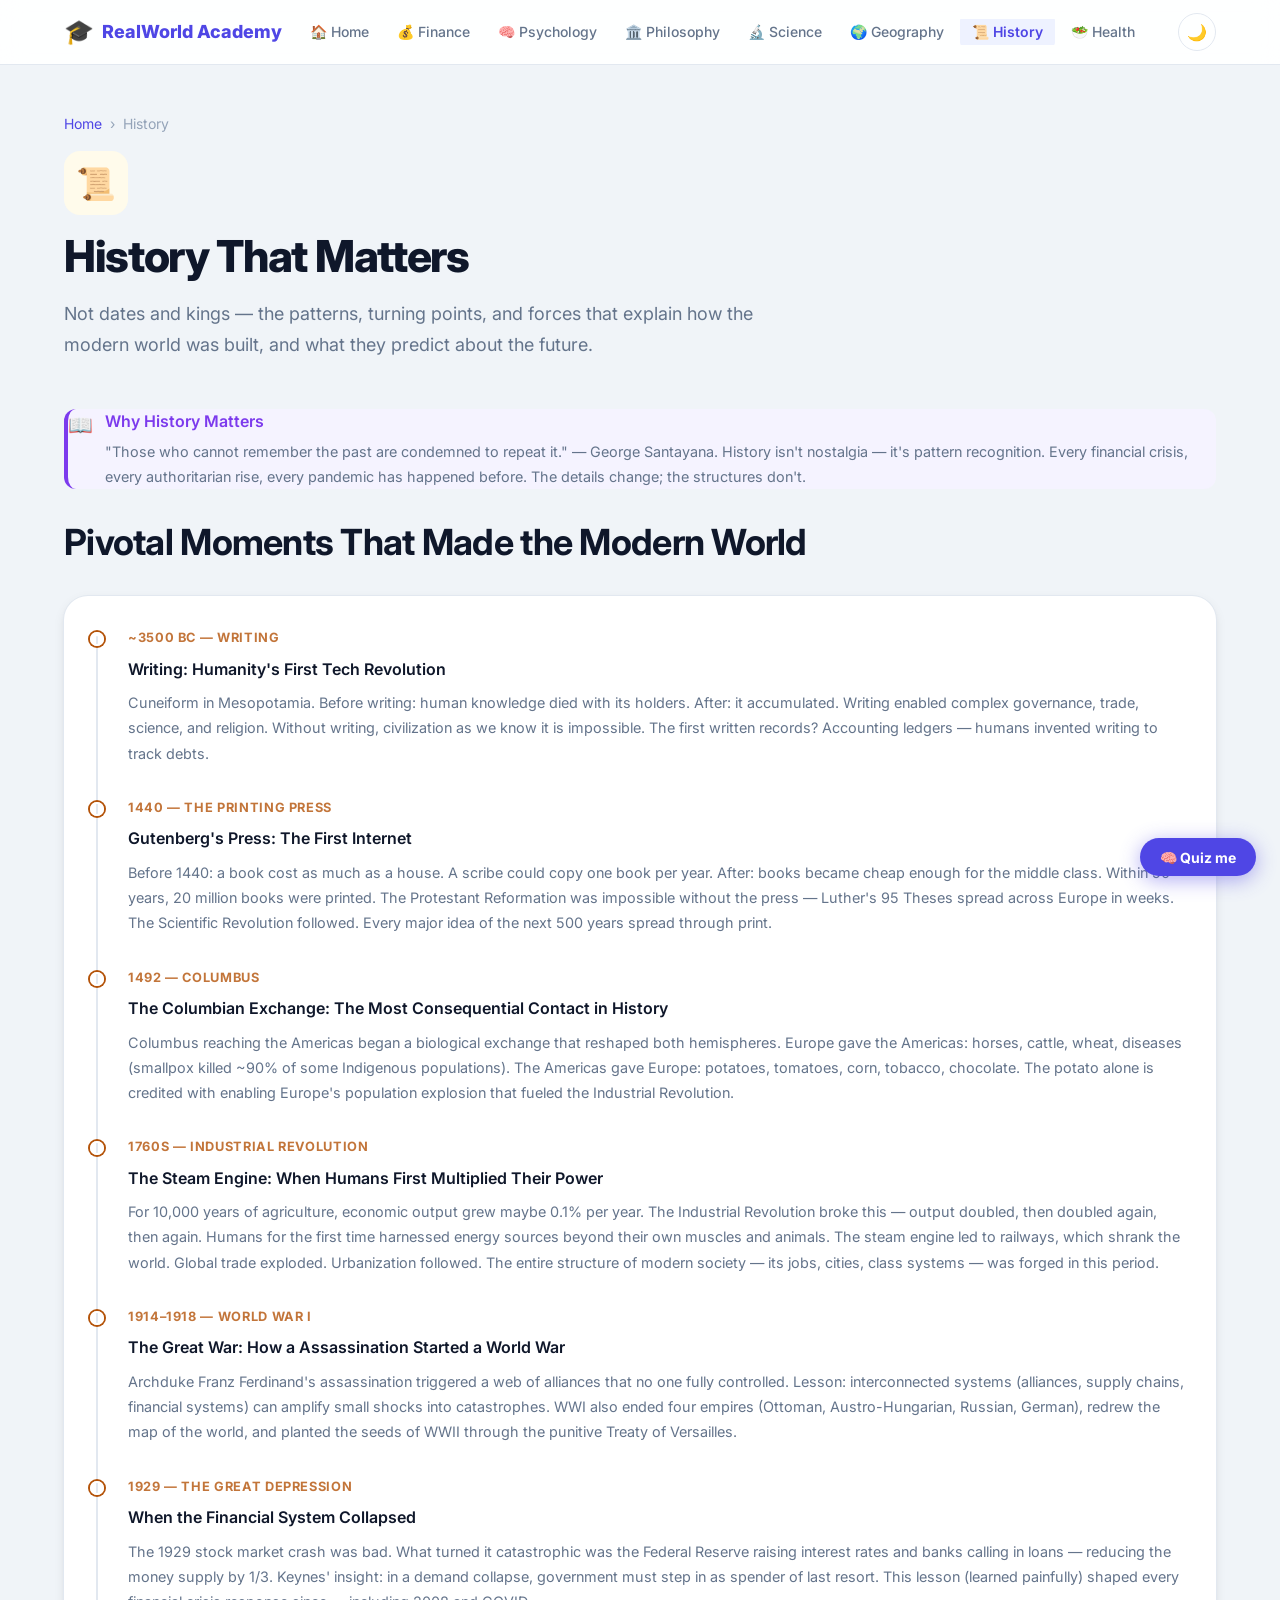
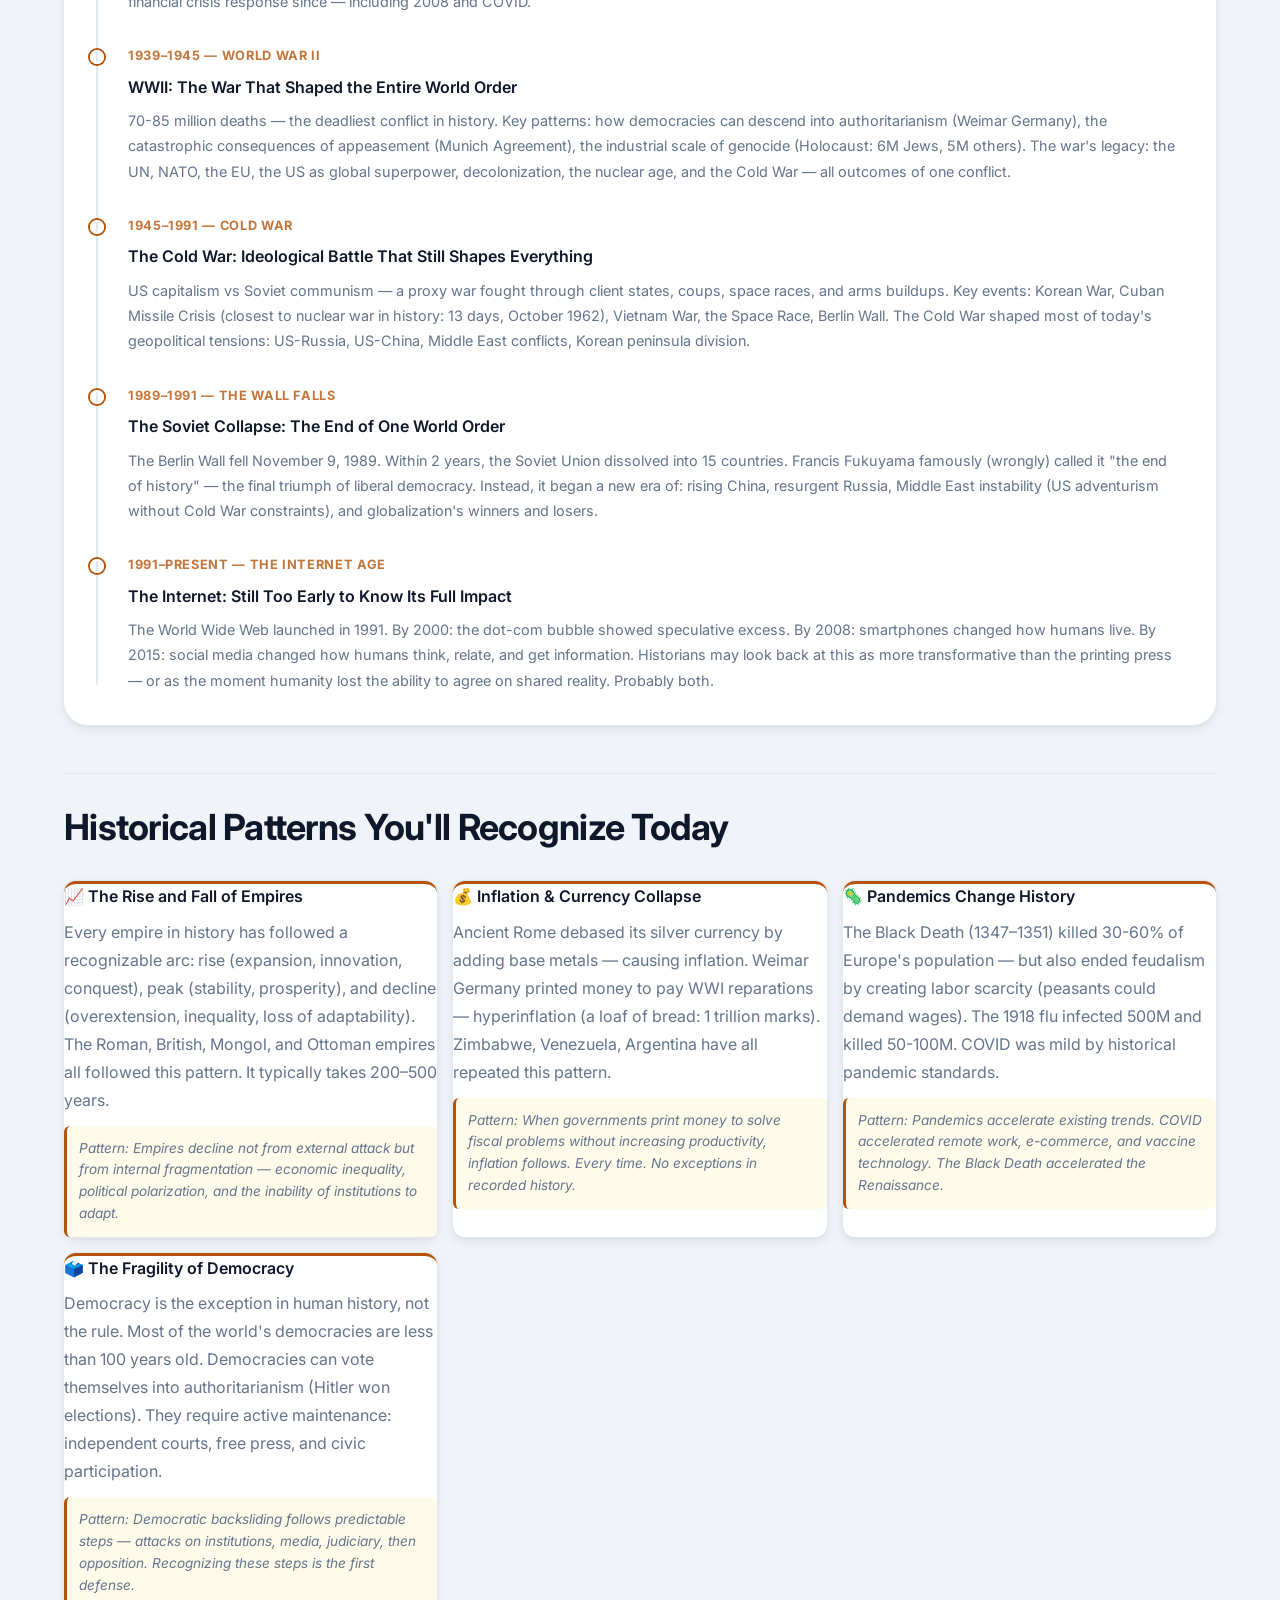
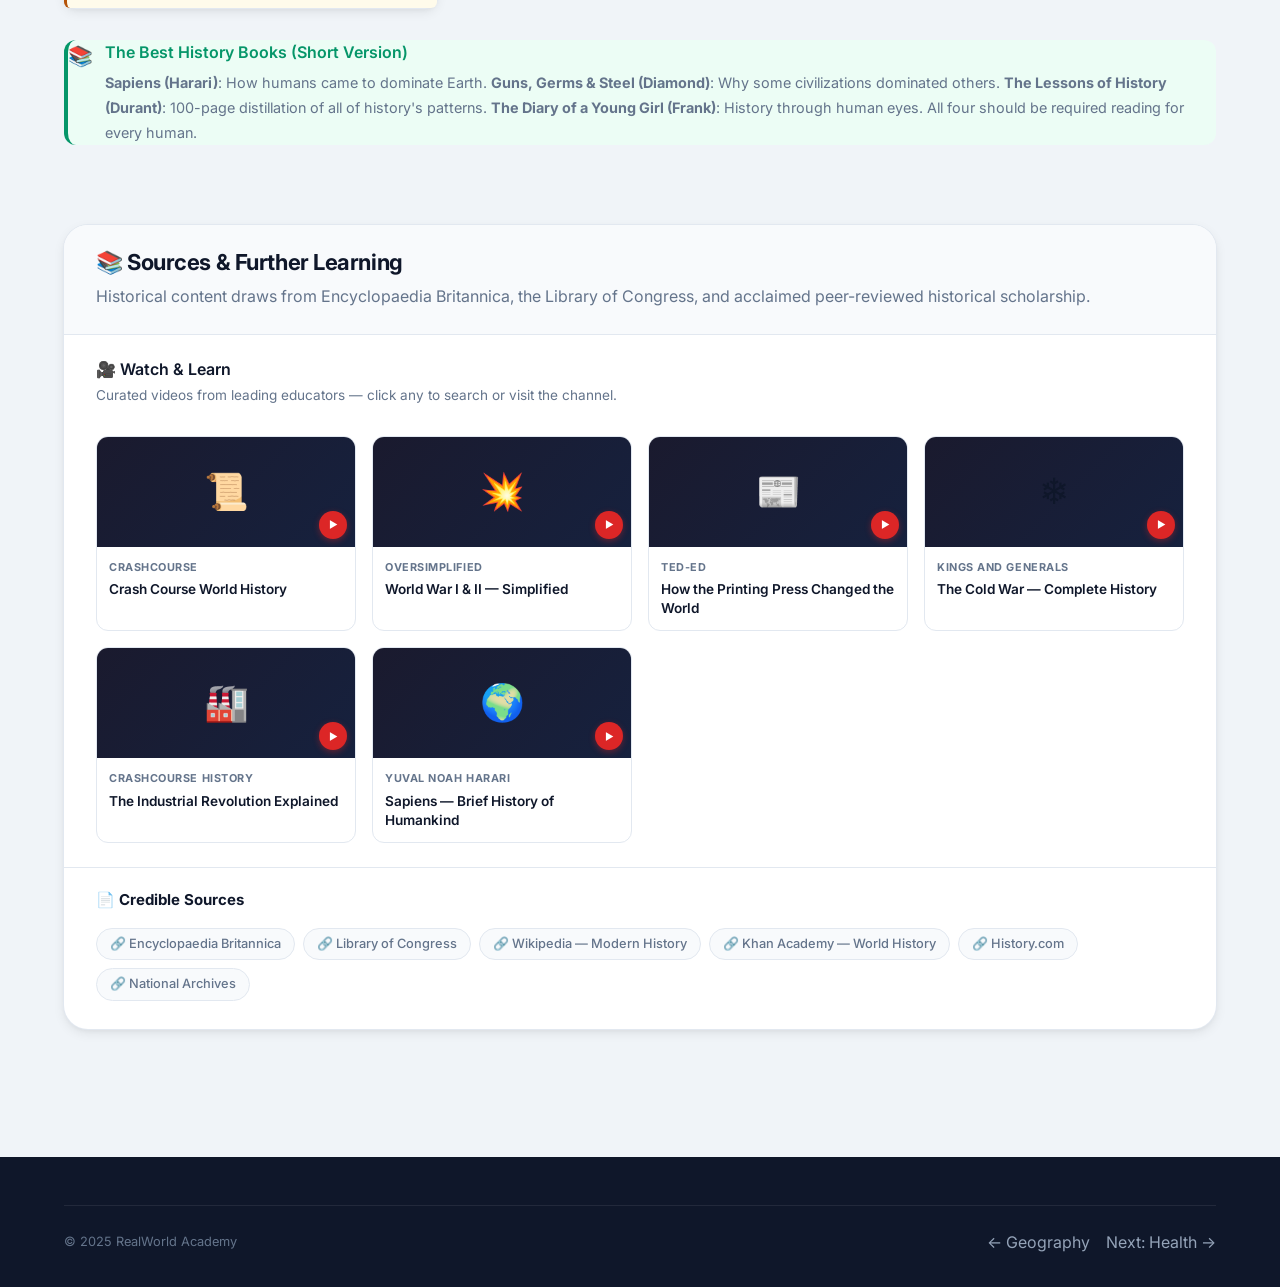
<file: pages/history.html>
<!DOCTYPE html>
<html lang="en">
<head>
  <meta charset="UTF-8" />
  <meta name="viewport" content="width=device-width, initial-scale=1.0" />
  <title>History That Matters — RealWorld Academy</title>
  <link rel="preconnect" href="https://fonts.googleapis.com">
  <link href="https://fonts.googleapis.com/css2?family=Inter:wght@400;500;600;700;800&display=swap" rel="stylesheet">
  <meta name="description" content="Historical patterns, timelines, and the events that shaped the modern world. Learn history that actually helps you understand the present. By RealWorld Academy.">
  <meta name="author" content="Saumitra Phatak">
  <link rel="canonical" href="https://saumitraphatak.github.io/realworld-academy/pages/history.html">
  <meta property="og:type" content="article">
  <meta property="og:title" content="History That Matters — RealWorld Academy">
  <meta property="og:description" content="Historical patterns and timelines — the events that shaped the modern world and still explain the present.">
  <meta property="og:url" content="https://saumitraphatak.github.io/realworld-academy/pages/history.html">
  <meta property="og:site_name" content="RealWorld Academy">
  <meta name="twitter:card" content="summary">
  <meta name="twitter:title" content="History That Matters">
  <meta name="twitter:description" content="Historical patterns and timelines — the events that shaped the modern world and still explain the present.">
  <script type="application/ld+json">{"@context":"https://schema.org","@type":"Article","name":"History That Matters","description":"Historical patterns and timelines — the events that shaped the modern world and still explain the present.","url":"https://saumitraphatak.github.io/realworld-academy/pages/history.html","author":{"@type":"Person","name":"Saumitra Phatak"}}</script>
  <link rel="stylesheet" href="../css/styles.css">
</head>
<body>

<nav class="nav" id="main-nav"></nav>

<section class="page-hero section">
  <div class="container">
    <div class="breadcrumb"><a href="../index.html">Home</a><span>›</span><span>History</span></div>
    <div class="page-hero-icon" style="background:var(--hist-bg)">📜</div>
    <h1>History That Matters</h1>
    <p class="lead">Not dates and kings — the patterns, turning points, and forces that explain how the modern world was built, and what they predict about the future.</p>
  </div>
</section>

<section class="section" style="padding-top:0">
<div class="container">

  <div class="callout callout-fact" style="margin-bottom:2rem">
    <span class="callout-icon">📖</span>
    <div>
      <h4>Why History Matters</h4>
      <p>"Those who cannot remember the past are condemned to repeat it." — George Santayana. History isn't nostalgia — it's pattern recognition. Every financial crisis, every authoritarian rise, every pandemic has happened before. The details change; the structures don't.</p>
    </div>
  </div>

  <div class="section-title">
    <h2>Pivotal Moments That Made the Modern World</h2>
  </div>

  <!-- TIMELINE -->
  <div style="background:white;border-radius:var(--radius-xl);box-shadow:var(--shadow-card);padding:2rem;margin-bottom:3rem">
    <div class="timeline" style="--timeline-color:var(--history)">

      <div class="timeline-item">
        <div class="timeline-dot" style="color:var(--history)"></div>
        <div class="timeline-year" style="color:var(--history)">~3500 BC — Writing</div>
        <h4>Writing: Humanity's First Tech Revolution</h4>
        <p>Cuneiform in Mesopotamia. Before writing: human knowledge died with its holders. After: it accumulated. Writing enabled complex governance, trade, science, and religion. Without writing, civilization as we know it is impossible. The first written records? Accounting ledgers — humans invented writing to track debts.</p>
      </div>

      <div class="timeline-item">
        <div class="timeline-dot" style="color:var(--history)"></div>
        <div class="timeline-year" style="color:var(--history)">1440 — The Printing Press</div>
        <h4>Gutenberg's Press: The First Internet</h4>
        <p>Before 1440: a book cost as much as a house. A scribe could copy one book per year. After: books became cheap enough for the middle class. Within 50 years, 20 million books were printed. The Protestant Reformation was impossible without the press — Luther's 95 Theses spread across Europe in weeks. The Scientific Revolution followed. Every major idea of the next 500 years spread through print.</p>
      </div>

      <div class="timeline-item">
        <div class="timeline-dot" style="color:var(--history)"></div>
        <div class="timeline-year" style="color:var(--history)">1492 — Columbus</div>
        <h4>The Columbian Exchange: The Most Consequential Contact in History</h4>
        <p>Columbus reaching the Americas began a biological exchange that reshaped both hemispheres. Europe gave the Americas: horses, cattle, wheat, diseases (smallpox killed ~90% of some Indigenous populations). The Americas gave Europe: potatoes, tomatoes, corn, tobacco, chocolate. The potato alone is credited with enabling Europe's population explosion that fueled the Industrial Revolution.</p>
      </div>

      <div class="timeline-item">
        <div class="timeline-dot" style="color:var(--history)"></div>
        <div class="timeline-year" style="color:var(--history)">1760s — Industrial Revolution</div>
        <h4>The Steam Engine: When Humans First Multiplied Their Power</h4>
        <p>For 10,000 years of agriculture, economic output grew maybe 0.1% per year. The Industrial Revolution broke this — output doubled, then doubled again, then again. Humans for the first time harnessed energy sources beyond their own muscles and animals. The steam engine led to railways, which shrank the world. Global trade exploded. Urbanization followed. The entire structure of modern society — its jobs, cities, class systems — was forged in this period.</p>
      </div>

      <div class="timeline-item">
        <div class="timeline-dot" style="color:var(--history)"></div>
        <div class="timeline-year" style="color:var(--history)">1914–1918 — World War I</div>
        <h4>The Great War: How a Assassination Started a World War</h4>
        <p>Archduke Franz Ferdinand's assassination triggered a web of alliances that no one fully controlled. Lesson: interconnected systems (alliances, supply chains, financial systems) can amplify small shocks into catastrophes. WWI also ended four empires (Ottoman, Austro-Hungarian, Russian, German), redrew the map of the world, and planted the seeds of WWII through the punitive Treaty of Versailles.</p>
      </div>

      <div class="timeline-item">
        <div class="timeline-dot" style="color:var(--history)"></div>
        <div class="timeline-year" style="color:var(--history)">1929 — The Great Depression</div>
        <h4>When the Financial System Collapsed</h4>
        <p>The 1929 stock market crash was bad. What turned it catastrophic was the Federal Reserve raising interest rates and banks calling in loans — reducing the money supply by 1/3. Keynes' insight: in a demand collapse, government must step in as spender of last resort. This lesson (learned painfully) shaped every financial crisis response since — including 2008 and COVID.</p>
      </div>

      <div class="timeline-item">
        <div class="timeline-dot" style="color:var(--history)"></div>
        <div class="timeline-year" style="color:var(--history)">1939–1945 — World War II</div>
        <h4>WWII: The War That Shaped the Entire World Order</h4>
        <p>70-85 million deaths — the deadliest conflict in history. Key patterns: how democracies can descend into authoritarianism (Weimar Germany), the catastrophic consequences of appeasement (Munich Agreement), the industrial scale of genocide (Holocaust: 6M Jews, 5M others). The war's legacy: the UN, NATO, the EU, the US as global superpower, decolonization, the nuclear age, and the Cold War — all outcomes of one conflict.</p>
      </div>

      <div class="timeline-item">
        <div class="timeline-dot" style="color:var(--history)"></div>
        <div class="timeline-year" style="color:var(--history)">1945–1991 — Cold War</div>
        <h4>The Cold War: Ideological Battle That Still Shapes Everything</h4>
        <p>US capitalism vs Soviet communism — a proxy war fought through client states, coups, space races, and arms buildups. Key events: Korean War, Cuban Missile Crisis (closest to nuclear war in history: 13 days, October 1962), Vietnam War, the Space Race, Berlin Wall. The Cold War shaped most of today's geopolitical tensions: US-Russia, US-China, Middle East conflicts, Korean peninsula division.</p>
      </div>

      <div class="timeline-item">
        <div class="timeline-dot" style="color:var(--history)"></div>
        <div class="timeline-year" style="color:var(--history)">1989–1991 — The Wall Falls</div>
        <h4>The Soviet Collapse: The End of One World Order</h4>
        <p>The Berlin Wall fell November 9, 1989. Within 2 years, the Soviet Union dissolved into 15 countries. Francis Fukuyama famously (wrongly) called it "the end of history" — the final triumph of liberal democracy. Instead, it began a new era of: rising China, resurgent Russia, Middle East instability (US adventurism without Cold War constraints), and globalization's winners and losers.</p>
      </div>

      <div class="timeline-item">
        <div class="timeline-dot" style="color:var(--history)"></div>
        <div class="timeline-year" style="color:var(--history)">1991–present — The Internet Age</div>
        <h4>The Internet: Still Too Early to Know Its Full Impact</h4>
        <p>The World Wide Web launched in 1991. By 2000: the dot-com bubble showed speculative excess. By 2008: smartphones changed how humans live. By 2015: social media changed how humans think, relate, and get information. Historians may look back at this as more transformative than the printing press — or as the moment humanity lost the ability to agree on shared reality. Probably both.</p>
      </div>

    </div>
  </div>

  <hr class="divider">

  <div class="section-title">
    <h2>Historical Patterns You'll Recognize Today</h2>
  </div>

  <div class="bias-grid">
    <div class="bias-card" style="border-top-color:var(--history)">
      <h4>📈 The Rise and Fall of Empires</h4>
      <p>Every empire in history has followed a recognizable arc: rise (expansion, innovation, conquest), peak (stability, prosperity), and decline (overextension, inequality, loss of adaptability). The Roman, British, Mongol, and Ottoman empires all followed this pattern. It typically takes 200–500 years.</p>
      <div class="example" style="border-left-color:var(--history);background:var(--hist-bg)">Pattern: Empires decline not from external attack but from internal fragmentation — economic inequality, political polarization, and the inability of institutions to adapt.</div>
    </div>
    <div class="bias-card" style="border-top-color:var(--history)">
      <h4>💰 Inflation & Currency Collapse</h4>
      <p>Ancient Rome debased its silver currency by adding base metals — causing inflation. Weimar Germany printed money to pay WWI reparations — hyperinflation (a loaf of bread: 1 trillion marks). Zimbabwe, Venezuela, Argentina have all repeated this pattern.</p>
      <div class="example" style="border-left-color:var(--history);background:var(--hist-bg)">Pattern: When governments print money to solve fiscal problems without increasing productivity, inflation follows. Every time. No exceptions in recorded history.</div>
    </div>
    <div class="bias-card" style="border-top-color:var(--history)">
      <h4>🦠 Pandemics Change History</h4>
      <p>The Black Death (1347–1351) killed 30-60% of Europe's population — but also ended feudalism by creating labor scarcity (peasants could demand wages). The 1918 flu infected 500M and killed 50-100M. COVID was mild by historical pandemic standards.</p>
      <div class="example" style="border-left-color:var(--history);background:var(--hist-bg)">Pattern: Pandemics accelerate existing trends. COVID accelerated remote work, e-commerce, and vaccine technology. The Black Death accelerated the Renaissance.</div>
    </div>
    <div class="bias-card" style="border-top-color:var(--history)">
      <h4>🗳️ The Fragility of Democracy</h4>
      <p>Democracy is the exception in human history, not the rule. Most of the world's democracies are less than 100 years old. Democracies can vote themselves into authoritarianism (Hitler won elections). They require active maintenance: independent courts, free press, and civic participation.</p>
      <div class="example" style="border-left-color:var(--history);background:var(--hist-bg)">Pattern: Democratic backsliding follows predictable steps — attacks on institutions, media, judiciary, then opposition. Recognizing these steps is the first defense.</div>
    </div>
  </div>

  <div class="callout callout-tip" style="margin-top:2rem">
    <span class="callout-icon">📚</span>
    <div>
      <h4>The Best History Books (Short Version)</h4>
      <p><strong>Sapiens (Harari)</strong>: How humans came to dominate Earth. <strong>Guns, Germs & Steel (Diamond)</strong>: Why some civilizations dominated others. <strong>The Lessons of History (Durant)</strong>: 100-page distillation of all of history's patterns. <strong>The Diary of a Young Girl (Frank)</strong>: History through human eyes. All four should be required reading for every human.</p>
    </div>
  </div>

</div>
</section>

<div id="page-resources"></div>

<footer class="footer">
  <div class="footer-inner">
    <div class="footer-bottom">
      <p>© 2025 RealWorld Academy</p>
      <div style="display:flex;gap:1rem">
        <a href="geography.html" style="color:#94a3b8">← Geography</a>
        <a href="health.html" style="color:#94a3b8">Next: Health →</a>
      </div>
    </div>
  </div>
</footer>

<script src="../js/nav.js"></script>
<script src="../js/resources.js"></script>
<script>renderNav('history'); renderResources('history');</script>
</body>
</html>
</file>
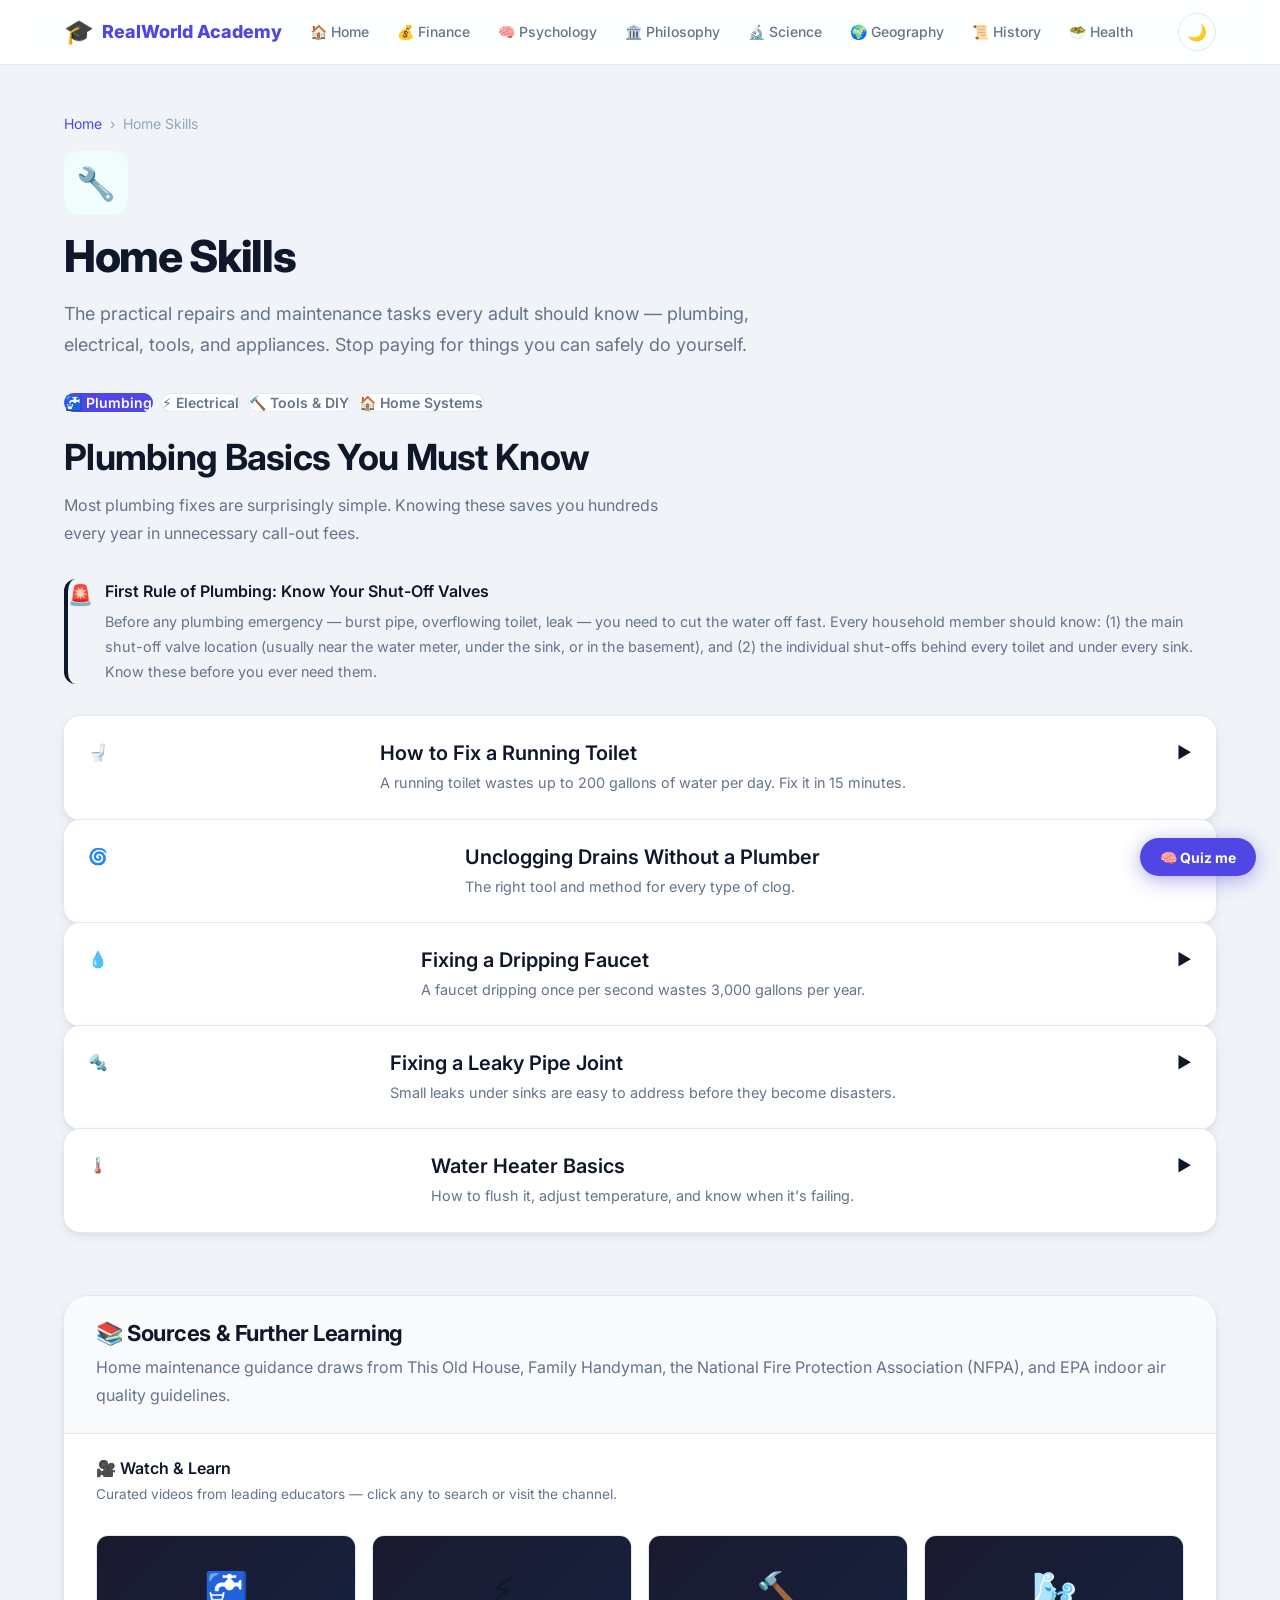
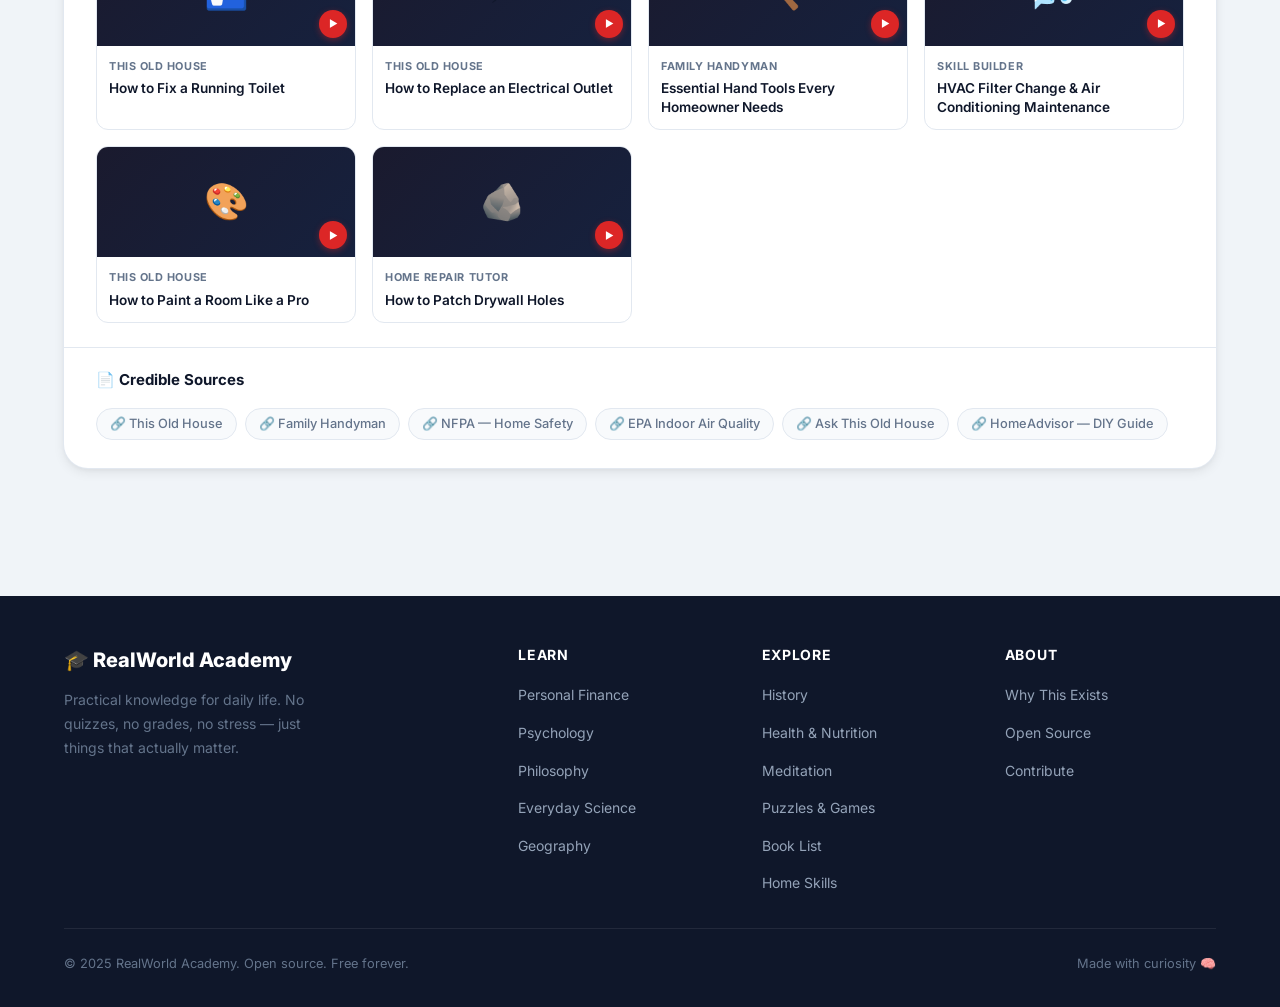
<file: pages/home-skills.html>
<!DOCTYPE html>
<html lang="en">
<head>
  <meta charset="UTF-8" />
  <meta name="viewport" content="width=device-width, initial-scale=1.0" />
  <title>Home Skills — RealWorld Academy</title>
  <link rel="preconnect" href="https://fonts.googleapis.com">
  <link href="https://fonts.googleapis.com/css2?family=Inter:wght@400;500;600;700;800&display=swap" rel="stylesheet">
  <meta name="description" content="Essential home maintenance skills: plumbing basics, electrical safety, tools to own, and repairs everyone should know how to do. By RealWorld Academy.">
  <meta name="author" content="Saumitra Phatak">
  <link rel="canonical" href="https://saumitraphatak.github.io/realworld-academy/pages/home-skills.html">
  <meta property="og:type" content="article">
  <meta property="og:title" content="Home Skills — RealWorld Academy">
  <meta property="og:description" content="Essential home maintenance skills: plumbing basics, electrical safety, tools every home needs, and DIY repairs.">
  <meta property="og:url" content="https://saumitraphatak.github.io/realworld-academy/pages/home-skills.html">
  <meta property="og:site_name" content="RealWorld Academy">
  <meta name="twitter:card" content="summary">
  <meta name="twitter:title" content="Home Skills">
  <meta name="twitter:description" content="Essential home maintenance skills: plumbing basics, electrical safety, tools every home needs, and DIY repairs.">
  <script type="application/ld+json">{"@context":"https://schema.org","@type":"Article","name":"Home Skills","description":"Essential home maintenance skills: plumbing basics, electrical safety, tools every home needs, and DIY repairs.","url":"https://saumitraphatak.github.io/realworld-academy/pages/home-skills.html","author":{"@type":"Person","name":"Saumitra Phatak"}}</script>
  <link rel="stylesheet" href="../css/styles.css">
</head>
<body>

<nav class="nav" id="main-nav"></nav>

<section class="page-hero section">
  <div class="container">
    <div class="breadcrumb"><a href="../index.html">Home</a><span>›</span><span>Home Skills</span></div>
    <div class="page-hero-icon" style="background:var(--home-bg)">🔧</div>
    <h1>Home Skills</h1>
    <p class="lead">The practical repairs and maintenance tasks every adult should know — plumbing, electrical, tools, and appliances. Stop paying for things you can safely do yourself.</p>
  </div>
</section>

<section class="section" style="padding-top:0">
<div class="container">

  <!-- TABS -->
  <div class="tabs">
    <button class="tab-btn active" data-group="home" data-tab="plumbing">🚰 Plumbing</button>
    <button class="tab-btn" data-group="home" data-tab="electrical">⚡ Electrical</button>
    <button class="tab-btn" data-group="home" data-tab="tools">🔨 Tools & DIY</button>
    <button class="tab-btn" data-group="home" data-tab="systems">🏠 Home Systems</button>
  </div>

  <!-- ═══ PLUMBING TAB ═══ -->
  <div class="tab-panel active" data-group="home" data-tab="plumbing">
    <div class="section-title">
      <h2>Plumbing Basics You Must Know</h2>
      <p>Most plumbing fixes are surprisingly simple. Knowing these saves you hundreds every year in unnecessary call-out fees.</p>
    </div>

    <div class="callout callout-warning" style="margin-bottom:2rem">
      <span class="callout-icon">🚨</span>
      <div>
        <h4>First Rule of Plumbing: Know Your Shut-Off Valves</h4>
        <p>Before any plumbing emergency — burst pipe, overflowing toilet, leak — you need to cut the water off fast. Every household member should know: (1) the main shut-off valve location (usually near the water meter, under the sink, or in the basement), and (2) the individual shut-offs behind every toilet and under every sink. Know these before you ever need them.</p>
      </div>
    </div>

    <div class="topic-card">
      <div class="topic-header">
        <span class="topic-icon">🚽</span>
        <div>
          <h3>How to Fix a Running Toilet</h3>
          <p class="topic-preview">A running toilet wastes up to 200 gallons of water per day. Fix it in 15 minutes.</p>
        </div>
        <span class="topic-arrow">▶</span>
      </div>
      <div class="topic-body">
        <p>A toilet that keeps running is almost always one of three things. Remove the tank lid and observe what's happening.</p>
        <div class="steps-list">
          <div class="step-item">
            <div class="step-num">1</div>
            <div><strong>Flapper is leaking</strong> — Put food dye in the tank (not the bowl). If colour appears in the bowl without flushing, the rubber flapper isn't sealing. A new flapper costs ~$5 and snaps on in minutes. Take the old one to the hardware store to match the size.</div>
          </div>
          <div class="step-item">
            <div class="step-num">2</div>
            <div><strong>Float is set too high</strong> — The water level should sit ~1 inch below the overflow tube. If it's higher, water drains down the tube endlessly. Bend the float arm down (old ballcock style) or turn the adjustment screw on newer fill valves.</div>
          </div>
          <div class="step-item">
            <div class="step-num">3</div>
            <div><strong>Fill valve is worn out</strong> — If adjusting the float doesn't stop it, the entire fill valve assembly likely needs replacing. Universal fill valves (e.g. Fluidmaster 400A) cost ~$10–15 and come with instructions. Shut off the water supply valve first.</div>
          </div>
        </div>
        <div class="callout callout-tip" style="margin-top:1rem">
          <span class="callout-icon">💡</span>
          <p><strong>Pro tip:</strong> Jiggling the handle temporarily fixes it because you're manually repositioning the flapper. That's just masking the problem — replace the flapper.</p>
        </div>
      </div>
    </div>

    <div class="topic-card">
      <div class="topic-header">
        <span class="topic-icon">🌀</span>
        <div>
          <h3>Unclogging Drains Without a Plumber</h3>
          <p class="topic-preview">The right tool and method for every type of clog.</p>
        </div>
        <span class="topic-arrow">▶</span>
      </div>
      <div class="topic-body">
        <p>Clogged drains are the #1 most common plumbing call. 95% are entirely DIY-fixable.</p>
        <div class="info-grid" style="margin:1.25rem 0">
          <div class="info-block">
            <h4>🛁 Bathroom sink / tub</h4>
            <p>Usually hair and soap buildup right at the drain. Remove the stopper (unscrew or lift-and-turn). Use a zip-it tool ($3) or drain snake to pull out the hair clog. Avoid chemical drain cleaners — they corrode pipes over time and rarely work fully.</p>
          </div>
          <div class="info-block">
            <h4>🍽️ Kitchen sink</h4>
            <p>Usually grease and food buildup. First try boiling water poured slowly. Then use a plunger (cup plunger, not flange). If that fails, clear the P-trap: place a bucket under the U-shaped pipe below the sink, unscrew the slip joints, clean it out, reassemble.</p>
          </div>
          <div class="info-block">
            <h4>🚽 Toilet clog</h4>
            <p>Use a flange plunger (the one with the rubber flap that folds out) — not a cup plunger. Create a tight seal, push down slowly, then pull back sharply. Repeat 10–15 times. Most clogs clear within 1–2 minutes. For stubborn clogs, use a toilet auger (closet snake).</p>
          </div>
          <div class="info-block">
            <h4>🔑 Prevent future clogs</h4>
            <p>Use a $2 hair catcher in shower drains. Never pour grease down the kitchen drain — let it solidify and throw it away. Run hot water for 30 seconds after each use. Clean bathroom stoppers every 2–3 months.</p>
          </div>
        </div>
      </div>
    </div>

    <div class="topic-card">
      <div class="topic-header">
        <span class="topic-icon">💧</span>
        <div>
          <h3>Fixing a Dripping Faucet</h3>
          <p class="topic-preview">A faucet dripping once per second wastes 3,000 gallons per year.</p>
        </div>
        <span class="topic-arrow">▶</span>
      </div>
      <div class="topic-body">
        <p>Dripping faucets almost always have a worn-out internal seal or cartridge. The fix differs slightly by faucet type, but the principle is the same.</p>
        <div class="steps-list">
          <div class="step-item">
            <div class="step-num">1</div>
            <div><strong>Turn off the water supply</strong> — Use the shut-off valves under the sink. Turn the faucet handles to open to release pressure and drain remaining water.</div>
          </div>
          <div class="step-item">
            <div class="step-num">2</div>
            <div><strong>Remove the handle</strong> — Pop off the decorative cap (usually pries off with a flathead), unscrew the screw underneath, and pull the handle off.</div>
          </div>
          <div class="step-item">
            <div class="step-num">3</div>
            <div><strong>Replace the part</strong> — For ball faucets: replace the ball, springs, and seats (buy a repair kit). For cartridge faucets: pull out the cartridge and take it to the hardware store for an exact replacement. For ceramic disc: clean mineral deposits with white vinegar; replace if cracked.</div>
          </div>
          <div class="step-item">
            <div class="step-num">4</div>
            <div><strong>Reassemble and test</strong> — Turn the water back on slowly and check for leaks. Done.</div>
          </div>
        </div>
        <p style="margin-top:1rem">The hardest part is identifying your faucet type. Google the brand name + "faucet type" to confirm before buying parts.</p>
      </div>
    </div>

    <div class="topic-card">
      <div class="topic-header">
        <span class="topic-icon">🔩</span>
        <div>
          <h3>Fixing a Leaky Pipe Joint</h3>
          <p class="topic-preview">Small leaks under sinks are easy to address before they become disasters.</p>
        </div>
        <span class="topic-arrow">▶</span>
      </div>
      <div class="topic-body">
        <p>Most under-sink leaks come from loose slip-joint fittings on the P-trap, not from burst pipes. These require no tools — just hand-tightening.</p>
        <div class="steps-list">
          <div class="step-item">
            <div class="step-num">1</div>
            <div><strong>Locate the leak</strong> — Dry the pipes, place paper towels underneath, run water, and observe exactly where dripping starts. Is it from a joint, or from a hole in the pipe itself?</div>
          </div>
          <div class="step-item">
            <div class="step-num">2</div>
            <div><strong>Slip joint is loose</strong> — Hand-tighten the plastic slip-nut. If it still leaks, unscrew it, check the rubber washer inside, replace it ($0.50 at any hardware store), and retighten.</div>
          </div>
          <div class="step-item">
            <div class="step-num">3</div>
            <div><strong>Threaded fitting is leaking</strong> — Unscrew it, clean the threads, wrap 3–4 layers of Teflon pipe tape (PTFE tape) clockwise around the male threads, and reassemble. Costs under $2.</div>
          </div>
          <div class="step-item">
            <div class="step-num">4</div>
            <div><strong>Pipe has a crack or hole</strong> — Use epoxy putty or a pipe repair clamp as a temporary fix. This needs a permanent repair by a plumber or pipe replacement soon.</div>
          </div>
        </div>
      </div>
    </div>

    <div class="topic-card">
      <div class="topic-header">
        <span class="topic-icon">🌡️</span>
        <div>
          <h3>Water Heater Basics</h3>
          <p class="topic-preview">How to flush it, adjust temperature, and know when it's failing.</p>
        </div>
        <span class="topic-arrow">▶</span>
      </div>
      <div class="topic-body">
        <div class="info-grid" style="margin-bottom:1rem">
          <div class="info-block">
            <h4>Optimal temperature setting</h4>
            <p>Set to 120°F (49°C). Hot enough to prevent Legionella bacteria growth; cool enough to prevent scalding. Most water heaters have a dial on the tank side. Electric water heaters often need the panel removed to access thermostats on both heating elements.</p>
          </div>
          <div class="info-block">
            <h4>Flush annually</h4>
            <p>Sediment builds up at the bottom of the tank, reducing efficiency and shortening the heater's life. Attach a hose to the drain valve at the bottom, turn off the cold water supply, open the drain valve and let it flush until clear. Takes 15 minutes.</p>
          </div>
          <div class="info-block">
            <h4>Signs it's failing</h4>
            <p>Rusty water, rumbling/banging noises (sediment overload), water pooling beneath the unit, inconsistent hot water, or the unit is over 10–12 years old. The anode rod (a sacrificial magnesium or aluminium rod) should be inspected every 3–5 years and replaced if corroded.</p>
          </div>
          <div class="info-block">
            <h4>Pilot light went out (gas heaters)</h4>
            <p>Completely normal. Read the label on your water heater — it has re-lighting instructions specific to your model. Generally: set knob to Pilot, push and hold the igniter button, hold for 60 seconds after the flame lights, then rotate to your temperature setting.</p>
          </div>
        </div>
      </div>
    </div>
  </div>

  <!-- ═══ ELECTRICAL TAB ═══ -->
  <div class="tab-panel" data-group="home" data-tab="electrical">
    <div class="section-title">
      <h2>Electrical Basics & Safety</h2>
      <p>Most small electrical jobs are genuinely DIY-safe when you follow one absolute rule: <strong>turn the power off at the breaker first.</strong> Always.</p>
    </div>

    <div class="callout callout-warning" style="margin-bottom:2rem">
      <span class="callout-icon">⚠️</span>
      <div>
        <h4>When to Call a Licensed Electrician</h4>
        <p>DIY electrical is legal and safe for small jobs. But call a professional for: installing a new circuit, working on your main electrical panel, anything in a wet location without proper GFCI protection, aluminium wiring (common in homes built 1965–1973), and any work that requires a permit in your area. Saving $200 is not worth an electrical fire.</p>
      </div>
    </div>

    <div class="topic-card">
      <div class="topic-header">
        <span class="topic-icon">⚡</span>
        <div>
          <h3>Understanding Your Circuit Breaker Panel</h3>
          <p class="topic-preview">The most important thing to understand in your home.</p>
        </div>
        <span class="topic-arrow">▶</span>
      </div>
      <div class="topic-body">
        <p>Your electrical panel (breaker box) distributes power throughout your home through individual circuits. Each circuit breaker protects a specific area from overloads.</p>
        <div class="steps-list">
          <div class="step-item">
            <div class="step-num">1</div>
            <div><strong>Label your panel</strong> — If breakers aren't labelled, do it now. Turn off one breaker at a time and walk through the house to find what goes dark. Use sticky labels. This single task can save you enormous frustration during any outage.</div>
          </div>
          <div class="step-item">
            <div class="step-num">2</div>
            <div><strong>Tripped breaker</strong> — A tripped breaker sits between ON and OFF. Don't just flip it back. First unplug appliances from that circuit. Then switch the breaker fully OFF, then back ON. If it immediately trips again, there's a wiring fault — call an electrician.</div>
          </div>
          <div class="step-item">
            <div class="step-num">3</div>
            <div><strong>Circuit is overloaded</strong> — Each circuit has an amperage limit (typically 15A or 20A for household circuits). Running too many high-draw appliances (space heater + microwave + hair dryer) on one circuit trips the breaker. Redistribute appliances across different circuits.</div>
          </div>
          <div class="step-item">
            <div class="step-num">4</div>
            <div><strong>Main breaker</strong> — The large double-pole breaker at the top controls ALL power into the home. Know where it is. Use it during floods, fires, or if you smell burning near the panel.</div>
          </div>
        </div>
      </div>
    </div>

    <div class="topic-card">
      <div class="topic-header">
        <span class="topic-icon">🔌</span>
        <div>
          <h3>Replacing an Outlet or Light Switch</h3>
          <p class="topic-preview">A dead outlet is almost always a $3 fix. Here's how.</p>
        </div>
        <span class="topic-arrow">▶</span>
      </div>
      <div class="topic-body">
        <div class="callout callout-tip" style="margin-bottom:1rem">
          <span class="callout-icon">🔑</span>
          <p><strong>Critical first step:</strong> Turn off the breaker for that circuit. Then use a non-contact voltage tester (~$15, worth every cent) to verify the outlet is dead before touching any wires.</p>
        </div>
        <div class="steps-list">
          <div class="step-item">
            <div class="step-num">1</div>
            <div><strong>Remove the old outlet</strong> — Unscrew the cover plate, pull the outlet out of the box, confirm it's dead with your tester. Photograph the wiring before disconnecting anything. Unscrew the wires from the terminal screws.</div>
          </div>
          <div class="step-item">
            <div class="step-num">2</div>
            <div><strong>Connect to the new outlet</strong> — Black wire (hot) connects to the gold/brass screw. White wire (neutral) connects to the silver screw. Bare copper or green wire (ground) connects to the green screw. Tighten securely.</div>
          </div>
          <div class="step-item">
            <div class="step-num">3</div>
            <div><strong>Push in and secure</strong> — Fold the wires neatly into the box, push the outlet in, screw it to the box ears, attach the cover plate.</div>
          </div>
          <div class="step-item">
            <div class="step-num">4</div>
            <div><strong>Restore power and test</strong> — Turn the breaker back on and test with a phone charger. Light switches follow the same process but only connect two wires — one to each screw (no polarity on basic single-pole switches).</div>
          </div>
        </div>
      </div>
    </div>

    <div class="topic-card">
      <div class="topic-header">
        <span class="topic-icon">🛡️</span>
        <div>
          <h3>GFCI Outlets: What They Are and Why They Matter</h3>
          <p class="topic-preview">These outlets save lives. Every bathroom, kitchen, and outdoor outlet should have one.</p>
        </div>
        <span class="topic-arrow">▶</span>
      </div>
      <div class="topic-body">
        <p>A Ground Fault Circuit Interrupter (GFCI) outlet detects the tiny current difference that occurs when electricity is flowing through a human body instead of the circuit — and shuts off in 1/40th of a second. This is fast enough to prevent electrocution.</p>
        <div class="info-grid" style="margin:1rem 0">
          <div class="info-block">
            <h4>Where GFCI is required</h4>
            <p>All outlets within 6 feet of a water source: bathrooms, kitchens (countertop outlets), garages, outdoor outlets, basement outlets near utility sinks, and anywhere near a pool or hot tub. In the US, this has been code since the 1970s–2000s (different rooms added over time). Older homes may not have them.</p>
          </div>
          <div class="info-block">
            <h4>Test and reset monthly</h4>
            <p>Every GFCI outlet has TEST and RESET buttons. Press TEST monthly — the outlet should go dead. Press RESET to restore power. If it doesn't trip when tested, or won't reset, replace the outlet. A failed GFCI provides no protection.</p>
          </div>
          <div class="info-block">
            <h4>One GFCI protects multiple outlets</h4>
            <p>GFCI outlets have LINE terminals (incoming power) and LOAD terminals (power out to downstream outlets). If wired through LOAD, one GFCI outlet can protect every outlet downstream on the same circuit. Check your outlets — if one is marked "GFCI Protected," the protection comes from another outlet upstream.</p>
          </div>
          <div class="info-block">
            <h4>GFCI vs AFCI</h4>
            <p>AFCI (Arc Fault Circuit Interrupter) breakers protect against arcing faults in wiring — the type that cause house fires from damaged extension cords or wires inside walls. Modern code requires AFCI in bedrooms. If your panel has breakers with TEST buttons, those are likely AFCI — test them annually.</p>
          </div>
        </div>
      </div>
    </div>

    <div class="topic-card">
      <div class="topic-header">
        <span class="topic-icon">💡</span>
        <div>
          <h3>Changing Light Fixtures & Ceiling Fans</h3>
          <p class="topic-preview">A simple wiring job that completely transforms a room.</p>
        </div>
        <span class="topic-arrow">▶</span>
      </div>
      <div class="topic-body">
        <div class="steps-list">
          <div class="step-item">
            <div class="step-num">1</div>
            <div><strong>Turn off the breaker</strong> — Not just the wall switch. Verify with a non-contact voltage tester at the fixture wires.</div>
          </div>
          <div class="step-item">
            <div class="step-num">2</div>
            <div><strong>Remove the old fixture</strong> — Unscrew the canopy/cover, support the fixture (don't let it hang by wires), remove wire nuts, untangle the wires.</div>
          </div>
          <div class="step-item">
            <div class="step-num">3</div>
            <div><strong>Check the box rating</strong> — Ceiling fans require a fan-rated electrical box bolted to a ceiling joist or rated brace bar — not just any old light fixture box. Fan-rated boxes are clearly labelled. Substitute boxes can fall and cause injury.</div>
          </div>
          <div class="step-item">
            <div class="step-num">4</div>
            <div><strong>Connect wires</strong> — Black to black (hot), white to white (neutral), bare/green to bare/green (ground). Use wire nuts — twist clockwise until snug, then tug-test each one. Fans with a light kit may have a blue wire — this connects to black if using one wall switch, or to its own switch if you want separate fan/light control.</div>
          </div>
          <div class="step-item">
            <div class="step-num">5</div>
            <div><strong>Secure and test</strong> — Mount the fixture/fan per instructions, restore power, test. Ceiling fans should run quietly without wobble — use the included balancing kit if needed.</div>
          </div>
        </div>
      </div>
    </div>

    <div class="topic-card">
      <div class="topic-header">
        <span class="topic-icon">🔋</span>
        <div>
          <h3>Smoke & Carbon Monoxide Detectors</h3>
          <p class="topic-preview">Where to place them, how often to test, and when to replace.</p>
        </div>
        <span class="topic-arrow">▶</span>
      </div>
      <div class="topic-body">
        <div class="info-grid" style="margin-bottom:1rem">
          <div class="info-block">
            <h4>Placement rules (smoke)</h4>
            <p>Inside every bedroom, outside each sleeping area, and on every level of the home (including basements). Mount on the ceiling or high on a wall — smoke rises. Keep them at least 10 feet from cooking appliances to reduce false alarms.</p>
          </div>
          <div class="info-block">
            <h4>Placement rules (CO)</h4>
            <p>On every level of the home and near sleeping areas. Carbon monoxide doesn't rise or fall — it mixes with air — so mid-wall height is fine. Required near any gas appliances (furnace, water heater, dryer, fireplace, garage).</p>
          </div>
          <div class="info-block">
            <h4>Testing & battery maintenance</h4>
            <p>Test monthly by pressing the test button — you should hear a loud alarm. Replace batteries annually (do it when clocks change). Replace battery-only detectors every 7–10 years. Most detectors have a manufacture date on the back.</p>
          </div>
          <div class="info-block">
            <h4>What CO poisoning feels like</h4>
            <p>Headache, dizziness, nausea — easy to confuse with the flu, especially at night. If your CO alarm goes off: get everyone out immediately, leave the door open, call emergency services from outside. Never go back in until cleared. Carbon monoxide is odourless and colourless — you cannot detect it without a detector.</p>
          </div>
        </div>
      </div>
    </div>
  </div>

  <!-- ═══ TOOLS & DIY TAB ═══ -->
  <div class="tab-panel" data-group="home" data-tab="tools">
    <div class="section-title">
      <h2>Tools Every Homeowner Should Own</h2>
      <p>You don't need a full workshop. These 15–20 tools handle 80% of everything that will ever go wrong in your home.</p>
    </div>

    <div class="callout callout-info" style="margin-bottom:2rem">
      <span class="callout-icon">🛠️</span>
      <div>
        <h4>Buy Once, Buy Right</h4>
        <p>For hand tools (hammers, screwdrivers, pliers), brand matters less — buy mid-range once. For power tools, stick to one brand system — Milwaukee, DeWalt, or Makita — so all your batteries are interchangeable. A 2-piece starter kit (drill + impact driver) with two batteries is more valuable than five individual tools from different brands.</p>
      </div>
    </div>

    <div class="topic-card">
      <div class="topic-header">
        <span class="topic-icon">🧰</span>
        <div>
          <h3>The Essential Toolbox (Hand Tools)</h3>
          <p class="topic-preview">Everything you need to start — in order of importance.</p>
        </div>
        <span class="topic-arrow">▶</span>
      </div>
      <div class="topic-body">
        <div class="info-grid">
          <div class="info-block">
            <h4>🔩 Screwdrivers</h4>
            <p>A set of Phillips (#1, #2, #3) and flathead screwdrivers. Alternatively, a single ratcheting multi-bit screwdriver covers most needs. <strong>Never use a flathead where a Phillips fits</strong> — you'll strip the screw head.</p>
          </div>
          <div class="info-block">
            <h4>🔨 Claw Hammer</h4>
            <p>16 oz is the standard. One side drives nails; the curved claw pulls them. Hold the handle at the end for maximum force, not near the head. A rubber mallet is also useful for assembling furniture without marring surfaces.</p>
          </div>
          <div class="info-block">
            <h4>📏 Tape Measure</h4>
            <p>25 ft minimum. The hook at the end slides slightly — this is intentional, compensating for its own thickness when measuring from inside corners vs. outside. Always lock before reading.</p>
          </div>
          <div class="info-block">
            <h4>🔧 Adjustable Wrench + Pliers</h4>
            <p>An 8" and 12" adjustable wrench handle 90% of nuts and bolts. Add needle-nose pliers and channel-lock (slip-joint) pliers for gripping, bending, and plumbing work. Never use pliers as a wrench substitute — they round bolt heads.</p>
          </div>
          <div class="info-block">
            <h4>🪚 Utility Knife</h4>
            <p>Opening boxes, scoring drywall, cutting caulk, and a hundred other uses. Replace blades often — a sharp blade is safer than a dull one (requires less force and slips less).</p>
          </div>
          <div class="info-block">
            <h4>📐 Level</h4>
            <p>A 24" torpedo level is enough for most hanging tasks. Keep the bubble centred between the lines. Essential for shelves, picture frames, and installing anything that would look terrible crooked.</p>
          </div>
          <div class="info-block">
            <h4>🪣 Teflon Tape + Silicone Caulk</h4>
            <p>Teflon (PTFE) tape goes on pipe threads before assembly to prevent leaks — wrap clockwise 3–4 times. Silicone caulk seals around tubs, sinks, windows, and doors. Cut the nozzle at 45° and use a caulk gun for a clean bead.</p>
          </div>
          <div class="info-block">
            <h4>🔦 Flashlight + Headlamp</h4>
            <p>A good LED headlamp is more valuable than a flashlight — it keeps both hands free. Essential for working in attics, under sinks, and during power outages.</p>
          </div>
        </div>
      </div>
    </div>

    <div class="topic-card">
      <div class="topic-header">
        <span class="topic-icon">⚙️</span>
        <div>
          <h3>Power Tools Worth Owning</h3>
          <p class="topic-preview">The drill-driver combo is the foundation of everything else.</p>
        </div>
        <span class="topic-arrow">▶</span>
      </div>
      <div class="topic-body">
        <div class="steps-list">
          <div class="step-item">
            <div class="step-num">1</div>
            <div><strong>Drill/Driver</strong> — Your most-used power tool. A drill makes holes; a driver drives screws. Combo kits include both. Use the clutch settings (numbered ring) when driving screws into wood to prevent stripping — start low, increase until the clutch disengages before the screw is over-driven.</div>
          </div>
          <div class="step-item">
            <div class="step-num">2</div>
            <div><strong>Circular Saw</strong> — For cutting lumber and plywood. Always clamp your material — never hold it. Set blade depth to just over the material thickness (prevents kickback). Use a rip fence or straight edge clamped to the material for straight cuts.</div>
          </div>
          <div class="step-item">
            <div class="step-num">3</div>
            <div><strong>Oscillating Multi-Tool</strong> — The most underrated tool. Cuts, sands, scrapes, and grinds in tight spaces. Cuts a nail flush, removes old caulk, undercuts door casings for new flooring. Not essential but incredibly useful once you have one.</div>
          </div>
          <div class="step-item">
            <div class="step-num">4</div>
            <div><strong>Shop Vacuum</strong> — Not glamorous, but you will use it constantly: cleaning drywall dust, water from leaks, sawdust, and general messes. A 5-gallon wet/dry vac handles everything a household needs.</div>
          </div>
        </div>
      </div>
    </div>

    <div class="topic-card">
      <div class="topic-header">
        <span class="topic-icon">🎨</span>
        <div>
          <h3>Painting a Room Like a Pro</h3>
          <p class="topic-preview">90% of a professional finish comes from prep work, not painting skill.</p>
        </div>
        <span class="topic-arrow">▶</span>
      </div>
      <div class="topic-body">
        <div class="steps-list">
          <div class="step-item">
            <div class="step-num">1</div>
            <div><strong>Prep the room</strong> — Remove outlet and switch covers, move furniture to the centre, lay drop cloths, fill holes with spackling compound (let dry, sand smooth), and clean walls with a damp cloth. Painting over dirty or dusty walls causes peeling.</div>
          </div>
          <div class="step-item">
            <div class="step-num">2</div>
            <div><strong>Use painter's tape strategically</strong> — Tape off trim, window frames, and anything you don't want painted. Press the edge down firmly with a putty knife to prevent bleed. Remove while paint is still slightly wet for a clean edge.</div>
          </div>
          <div class="step-item">
            <div class="step-num">3</div>
            <div><strong>Prime if needed</strong> — Primer is essential when: painting over a dark colour, painting bare drywall, covering stains, or using flat paint over gloss. Skip it when repainting a similar colour over a clean surface.</div>
          </div>
          <div class="step-item">
            <div class="step-num">4</div>
            <div><strong>Cut in first, roll second</strong> — Use a 2.5" angled brush to paint along edges (ceiling, corners, trim) by 2–3 inches. Then roll the large wall areas. Always maintain a wet edge — don't let cut-in areas dry before rolling into them, or you'll see lap marks.</div>
          </div>
          <div class="step-item">
            <div class="step-num">5</div>
            <div><strong>Two thin coats beat one thick one</strong> — Thick coats drip and dry unevenly. Let the first coat dry fully per manufacturer instructions, sand lightly with 220-grit if needed, then apply the second coat.</div>
          </div>
        </div>
        <div class="callout callout-tip" style="margin-top:1rem">
          <span class="callout-icon">💡</span>
          <p><strong>Sheen guide:</strong> Flat/matte — ceilings and low-traffic walls. Eggshell — most living spaces. Satin — hallways, kids' rooms. Semi-gloss — trim, doors, bathrooms. Gloss — cabinets, furniture. Higher sheen = more durable but shows every imperfection.</p>
        </div>
      </div>
    </div>

    <div class="topic-card">
      <div class="topic-header">
        <span class="topic-icon">🪨</span>
        <div>
          <h3>Patching Holes in Drywall</h3>
          <p class="topic-preview">From nail holes to fist-sized damage — there's a technique for every size.</p>
        </div>
        <span class="topic-arrow">▶</span>
      </div>
      <div class="topic-body">
        <div class="info-grid">
          <div class="info-block">
            <h4>Small nail/screw holes (&lt;1/2")</h4>
            <p>Fill with lightweight spackling compound using your finger or a putty knife. Wipe smooth, let dry completely (30–60 min), sand lightly, prime, paint. Takes 5 minutes.</p>
          </div>
          <div class="info-block">
            <h4>Medium holes (1"–6")</h4>
            <p>Use a self-adhesive mesh patch. Apply the mesh over the hole, cover with joint compound (apply thin layers — never thick), feather the edges out wide, let dry between coats (3 coats typical), sand smooth, prime, paint.</p>
          </div>
          <div class="info-block">
            <h4>Large holes (6"+)</h4>
            <p>Cut out a clean square around the hole (use a drywall saw). Cut a new piece of drywall to fit. Install wood backers (1×3 strips) inside the wall on each side. Screw the patch to the backers. Tape the seams with drywall tape, apply joint compound in multiple thin coats.</p>
          </div>
          <div class="info-block">
            <h4>The golden rule</h4>
            <p>Feather out joint compound 8–10 inches beyond the patch. The gradual taper is what makes repairs invisible. Too many beginners fill just the hole itself — the abrupt edge always shows through paint.</p>
          </div>
        </div>
      </div>
    </div>
  </div>

  <!-- ═══ HOME SYSTEMS TAB ═══ -->
  <div class="tab-panel" data-group="home" data-tab="systems">
    <div class="section-title">
      <h2>Home Systems Maintenance</h2>
      <p>The HVAC, appliances, and systems that silently keep your home running — and what they need from you to keep working.</p>
    </div>

    <div class="callout callout-info" style="margin-bottom:2rem">
      <span class="callout-icon">📅</span>
      <div>
        <h4>The $0 Home Maintenance Habit</h4>
        <p>Most major home system failures are predictable and preventable. Set three annual reminders: (1) Spring — AC tune-up, check roof & gutters after winter; (2) Fall — furnace filter, drain exterior hose bibs before freeze; (3) Monthly — check smoke/CO detectors, inspect under sinks for moisture. Doing this consistently prevents 80% of expensive emergency repairs.</p>
      </div>
    </div>

    <div class="topic-card">
      <div class="topic-header">
        <span class="topic-icon">🌬️</span>
        <div>
          <h3>HVAC: Heating, Ventilation & Air Conditioning</h3>
          <p class="topic-preview">The #1 DIY maintenance task is also the simplest: changing the filter.</p>
        </div>
        <span class="topic-arrow">▶</span>
      </div>
      <div class="topic-body">
        <div class="steps-list">
          <div class="step-item">
            <div class="step-num">1</div>
            <div><strong>Change the air filter</strong> — Every 1–3 months depending on filter type and household. A clogged filter makes your system work 15–25% harder, shortens equipment life, and degrades air quality. Find the filter location (usually in the return air vent — a large grille — or in the furnace/air handler). Note the arrow indicating airflow direction; the new filter must match. Size is printed on the old filter's frame.</div>
          </div>
          <div class="step-item">
            <div class="step-num">2</div>
            <div><strong>Clean the outdoor AC unit</strong> — Turn off power at the disconnect box. Rinse the condenser coils (the fins on the outside unit) with a garden hose from the inside out — never a pressure washer. Keep shrubs at least 2 feet away. Do this once a year before cooling season.</div>
          </div>
          <div class="step-item">
            <div class="step-num">3</div>
            <div><strong>Clear the condensate drain</strong> — Your AC removes humidity, which drains through a PVC condensate line. This line clogs with algae, causing water damage and system shutdown. Pour 1/4 cup of distilled white vinegar down the drain access port (usually a T-shaped cap near the air handler) monthly during cooling season.</div>
          </div>
          <div class="step-item">
            <div class="step-num">4</div>
            <div><strong>Thermostat basics</strong> — Set to AUTO (not ON) so the fan only runs when heating or cooling. In summer, keep it at 78°F when home; 82–85°F when away. In winter, 68°F when home; 60–62°F when away. A smart thermostat pays for itself in 1–2 years through energy savings.</div>
          </div>
        </div>
      </div>
    </div>

    <div class="topic-card">
      <div class="topic-header">
        <span class="topic-icon">🧹</span>
        <div>
          <h3>Appliance Maintenance</h3>
          <p class="topic-preview">The 30-minute yearly tasks that double appliance lifespan.</p>
        </div>
        <span class="topic-arrow">▶</span>
      </div>
      <div class="topic-body">
        <div class="info-grid">
          <div class="info-block">
            <h4>🫧 Dishwasher</h4>
            <p>Clean the filter monthly (twist out from the bottom, rinse under warm water). Run an empty hot cycle with a cup of white vinegar in the top rack quarterly to remove mineral buildup. Check the spray arm holes for food debris — use a toothpick to clear. Clean the door gasket with a damp cloth.</p>
          </div>
          <div class="info-block">
            <h4>👕 Dryer Lint Trap & Duct</h4>
            <p>Clean the lint trap after every single load — a full lint trap is a fire hazard and increases drying time by 20–30%. Vacuum behind and beneath the dryer twice a year. Annually, disconnect the flex duct from the back and vacuum the entire exhaust run to the outside vent. Dryer duct fires cause 2,900 house fires annually in the US.</p>
          </div>
          <div class="info-block">
            <h4>❄️ Refrigerator</h4>
            <p>Vacuum the condenser coils (underneath or behind the fridge) twice a year — dust-covered coils make the compressor work 25% harder. Check door gaskets by closing the door on a piece of paper — if you can pull it out easily, the gasket is failing. Keep the fridge at 37°F and freezer at 0°F for optimal food safety and efficiency.</p>
          </div>
          <div class="info-block">
            <h4>🍽️ Garbage Disposal</h4>
            <p>Run cold water before, during, and 15 seconds after use (cold solidifies grease for easier removal). Never put: fibrous vegetables (celery, artichokes), starchy foods (pasta, rice), grease, or bones. To clean and deodorise: run ice cubes and a handful of coarse salt, then a quartered lemon. If jammed, use the reset button on the bottom and the hex key slot to manually rotate the grinding plates.</p>
          </div>
        </div>
      </div>
    </div>

    <div class="topic-card">
      <div class="topic-header">
        <span class="topic-icon">🏠</span>
        <div>
          <h3>Roof, Gutters & Exterior</h3>
          <p class="topic-preview">The outside of your home takes the most abuse and gets inspected the least.</p>
        </div>
        <span class="topic-arrow">▶</span>
      </div>
      <div class="topic-body">
        <div class="steps-list">
          <div class="step-item">
            <div class="step-num">1</div>
            <div><strong>Clean gutters twice a year</strong> — Spring (after pollen/debris season) and Fall (after leaves fall). Clogged gutters cause water to back up under roof shingles, into walls, and rot fascia boards — thousands in damage. Use a gutter scoop or your hands with gloves. Flush with a garden hose to confirm downspouts flow freely.</div>
          </div>
          <div class="step-item">
            <div class="step-num">2</div>
            <div><strong>Inspect the roof from the ground</strong> — Use binoculars if needed. Look for: missing or curling shingles, dark streaks (algae), granule loss (exposed black mat underneath), sagging sections, and damaged flashing around chimneys and vents. If you see these, call a roofer — don't wait for leaks.</div>
          </div>
          <div class="step-item">
            <div class="step-num">3</div>
            <div><strong>Caulk around windows and doors</strong> — Inspect annually for cracked or missing caulk. Failed caulk lets in water and air, driving up energy bills. Remove old caulk completely (razor scraper + chemical remover), clean, and apply new exterior silicone caulk. Smooth with a wet finger.</div>
          </div>
          <div class="step-item">
            <div class="step-num">4</div>
            <div><strong>Winterise hose bibs</strong> — Before the first freeze, disconnect all garden hoses and shut off the interior shut-off valve for outdoor faucets. Open the outdoor faucet to let trapped water drain. Frozen water in pipes expands and can crack pipes or fittings — one of the most preventable and expensive plumbing failures.</div>
          </div>
        </div>
      </div>
    </div>

    <div class="topic-card">
      <div class="topic-header">
        <span class="topic-icon">🔐</span>
        <div>
          <h3>Locks, Doors & Windows</h3>
          <p class="topic-preview">Security and weather-tightness basics that everyone overlooks.</p>
        </div>
        <span class="topic-arrow">▶</span>
      </div>
      <div class="topic-body">
        <div class="info-grid">
          <div class="info-block">
            <h4>Door doesn't latch properly</h4>
            <p>Look at the strike plate (the metal plate on the door frame). If the latch bolt misses the hole, the door has shifted — common as homes settle. Mark where the latch hits with lipstick or chalk on the latch, close the door to transfer the mark, then file or chisel the strike plate hole to match. This fixes 90% of misaligned doors without replacing hardware.</p>
          </div>
          <div class="info-block">
            <h4>Squeaky door hinges</h4>
            <p>Remove the hinge pins one at a time (tap out with a screwdriver and hammer), coat with petroleum jelly (Vaseline), reinstall. Takes 5 minutes. WD-40 works temporarily but evaporates — petroleum jelly lasts years.</p>
          </div>
          <div class="info-block">
            <h4>Draught-proofing</h4>
            <p>Hold your hand or a stick of incense near window and door edges on a windy day to find air leaks. Replace worn weatherstripping on door edges (peel-and-stick foam is easiest; door sweeps seal the bottom gap). A well-sealed home can reduce heating/cooling costs by 15–30%.</p>
          </div>
          <div class="info-block">
            <h4>Rekeying vs replacing locks</h4>
            <p>When you move into a new home, change the locks (or have them rekeyed — cheaper). A locksmith can rekey a lock for ~$15–30; you change the pins to work with a new key without replacing the hardware. Buy a deadbolt that accepts grade 1 security (ANSI/BHMA Grade 1) — the strongest residential rating.</p>
          </div>
        </div>
      </div>
    </div>

    <div class="topic-card">
      <div class="topic-header">
        <span class="topic-icon">🌊</span>
        <div>
          <h3>Mould, Moisture & Indoor Air Quality</h3>
          <p class="topic-preview">Prevention is vastly cheaper than remediation.</p>
        </div>
        <span class="topic-arrow">▶</span>
      </div>
      <div class="topic-body">
        <div class="callout callout-warning" style="margin-bottom:1rem">
          <span class="callout-icon">⚠️</span>
          <p><strong>Large mould infestations (&gt;10 sq ft) require professional remediation.</strong> Small spots on non-porous surfaces (tile, sealed concrete) are DIY-able. Mould in walls, insulation, or HVAC systems is not.</p>
        </div>
        <div class="steps-list">
          <div class="step-item">
            <div class="step-num">1</div>
            <div><strong>Keep indoor humidity 30–50%</strong> — Get a hygrometer ($10). Above 60% humidity promotes mould growth. Run bathroom exhaust fans for 20 minutes after showers. Fix any plumbing leaks immediately — mould begins growing within 24–48 hours on wet materials.</div>
          </div>
          <div class="step-item">
            <div class="step-num">2</div>
            <div><strong>Small surface mould</strong> — Mix 1 cup bleach per gallon of water (or use a commercial mould cleaner). Wear gloves and eye protection. Apply to the affected area, let sit 10 minutes, scrub, rinse, dry thoroughly. Never mix bleach with ammonia or other cleaners.</div>
          </div>
          <div class="step-item">
            <div class="step-num">3</div>
            <div><strong>Identify moisture sources</strong> — Mould always has a moisture source. Check: roof leaks, basement seepage, condensation on windows, HVAC drain lines, under-sink plumbing. Removing mould without fixing the moisture source means it will return within weeks.</div>
          </div>
          <div class="step-item">
            <div class="step-num">4</div>
            <div><strong>Ventilate effectively</strong> — Kitchen and bathroom exhaust fans must vent to outside (not into the attic — a code violation and common moisture problem). Check yours: hold a piece of tissue near the running fan; it should pull the tissue toward the grille. If not, clean the fan cover and blades.</div>
          </div>
        </div>
      </div>
    </div>
  </div>

</div>
</section>

<div id="page-resources"></div>

<footer class="footer">
  <div class="footer-inner">
    <div class="footer-top">
      <div class="footer-brand">
        <div class="logo-text">🎓 RealWorld Academy</div>
        <p>Practical knowledge for daily life. No quizzes, no grades, no stress — just things that actually matter.</p>
      </div>
      <div class="footer-col">
        <h5>Learn</h5>
        <ul>
          <li><a href="finance.html">Personal Finance</a></li>
          <li><a href="psychology.html">Psychology</a></li>
          <li><a href="philosophy.html">Philosophy</a></li>
          <li><a href="science.html">Everyday Science</a></li>
          <li><a href="geography.html">Geography</a></li>
        </ul>
      </div>
      <div class="footer-col">
        <h5>Explore</h5>
        <ul>
          <li><a href="history.html">History</a></li>
          <li><a href="health.html">Health & Nutrition</a></li>
          <li><a href="meditation.html">Meditation</a></li>
          <li><a href="puzzles.html">Puzzles & Games</a></li>
          <li><a href="books.html">Book List</a></li>
          <li><a href="home-skills.html">Home Skills</a></li>
        </ul>
      </div>
      <div class="footer-col">
        <h5>About</h5>
        <ul>
          <li><a href="#">Why This Exists</a></li>
          <li><a href="#">Open Source</a></li>
          <li><a href="#">Contribute</a></li>
        </ul>
      </div>
    </div>
    <div class="footer-bottom">
      <p>© 2025 RealWorld Academy. Open source. Free forever.</p>
      <p>Made with curiosity 🧠</p>
    </div>
  </div>
</footer>

<script src="../js/nav.js"></script>
<script src="../js/resources.js"></script>
<script>
  renderNav('home-skills');
  renderResources('home-skills');
</script>
</body>
</html>
</file>
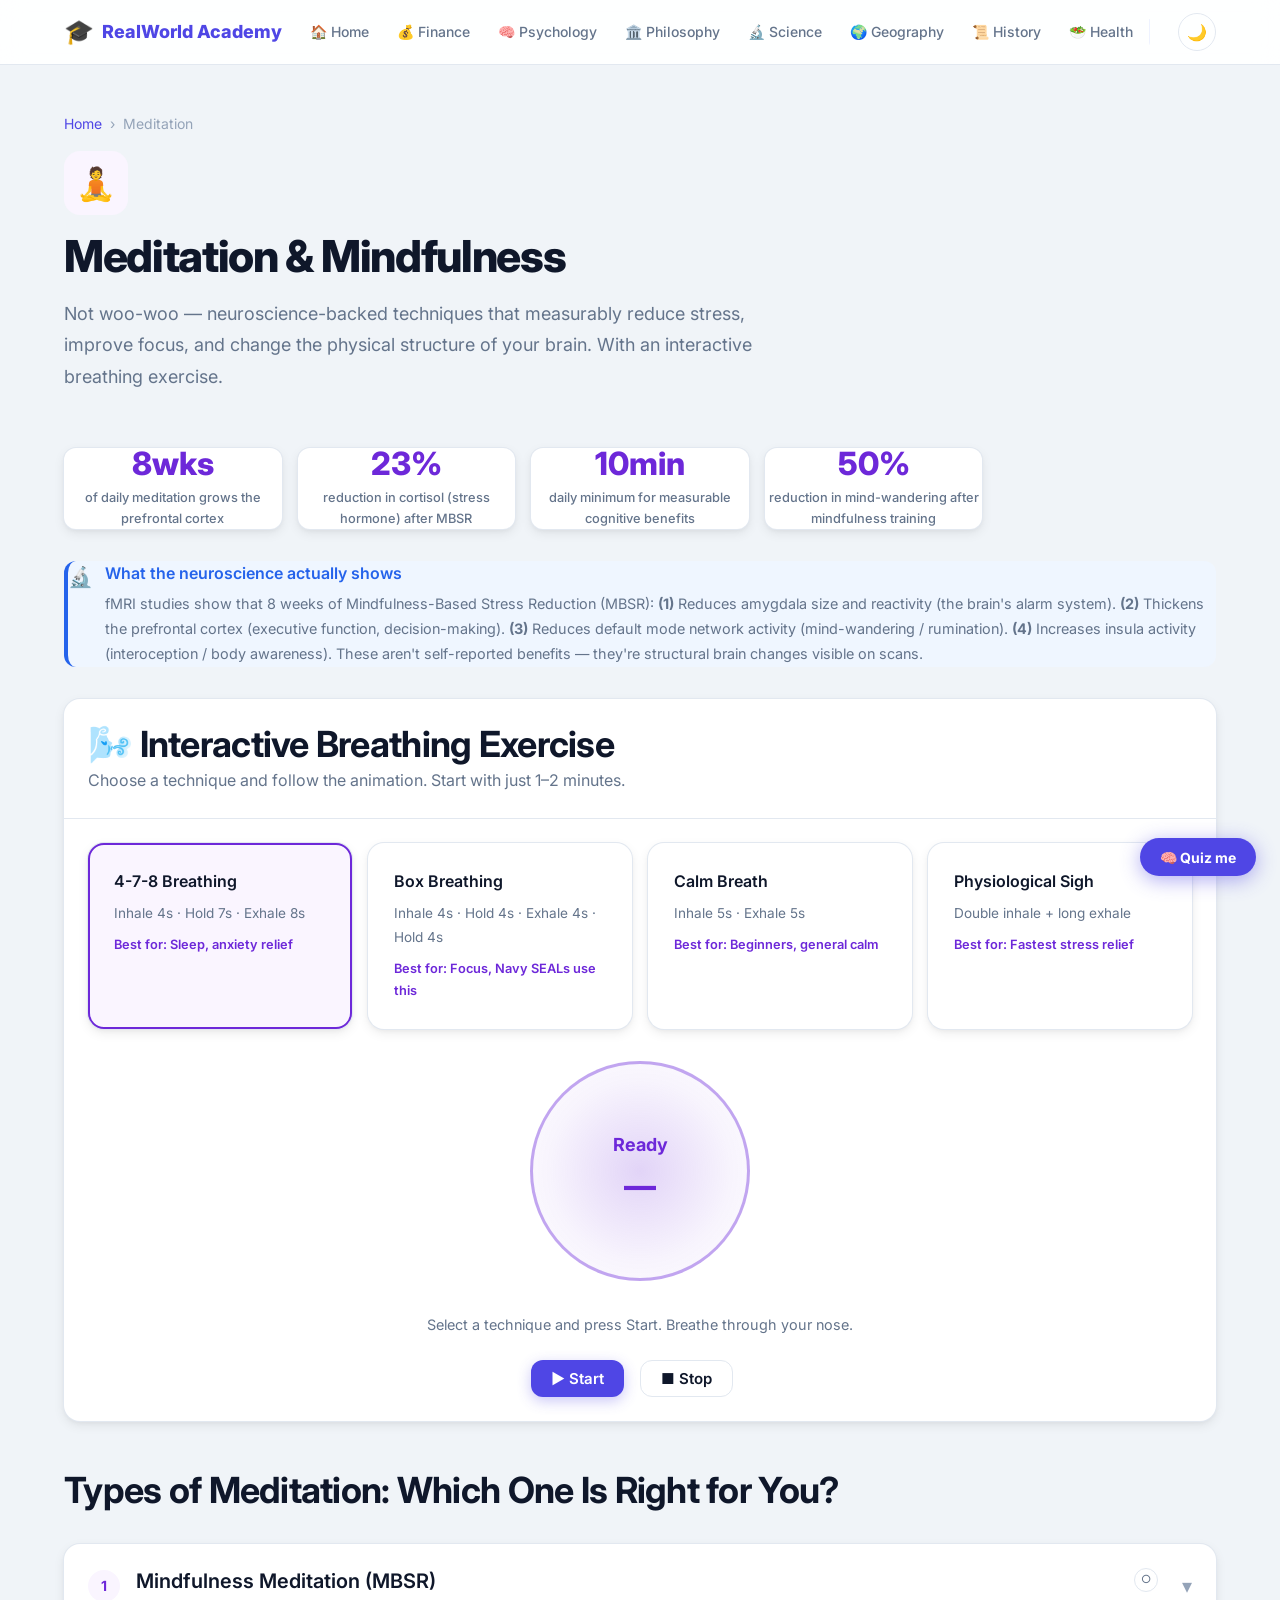
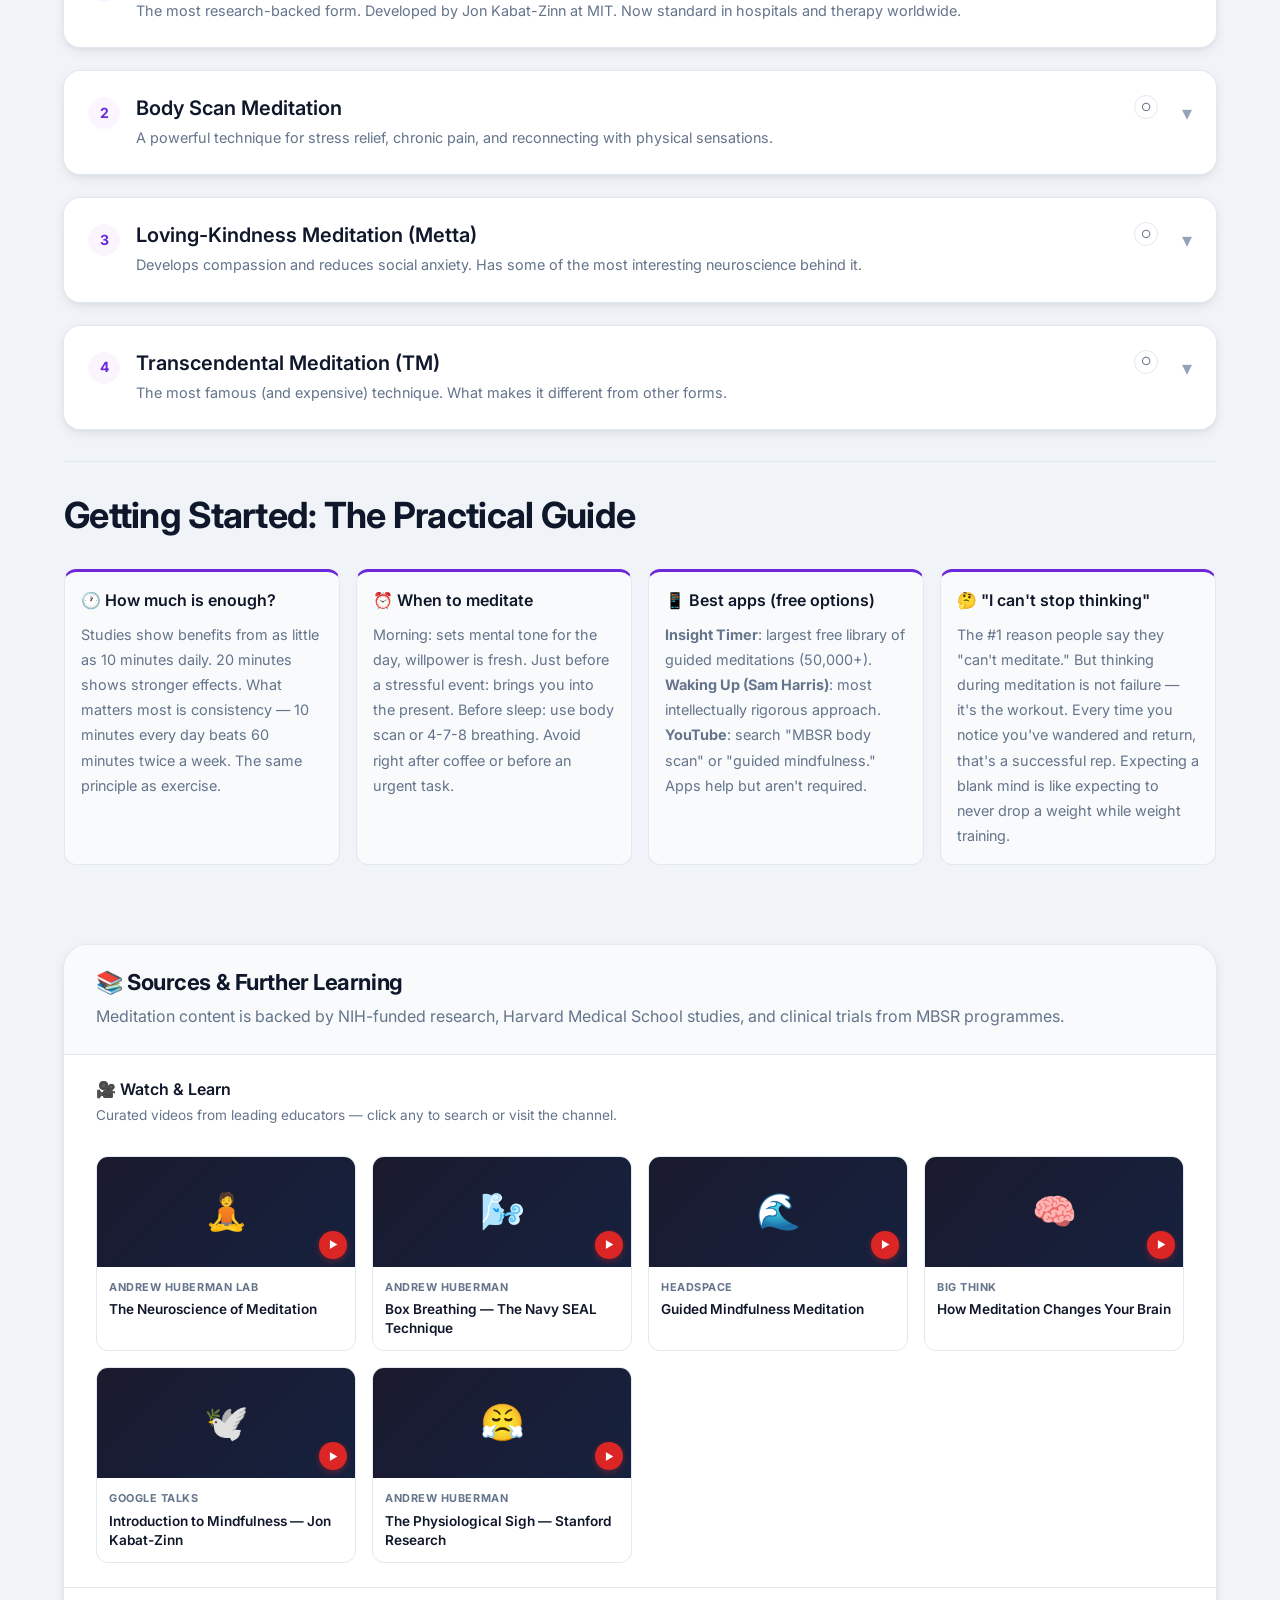
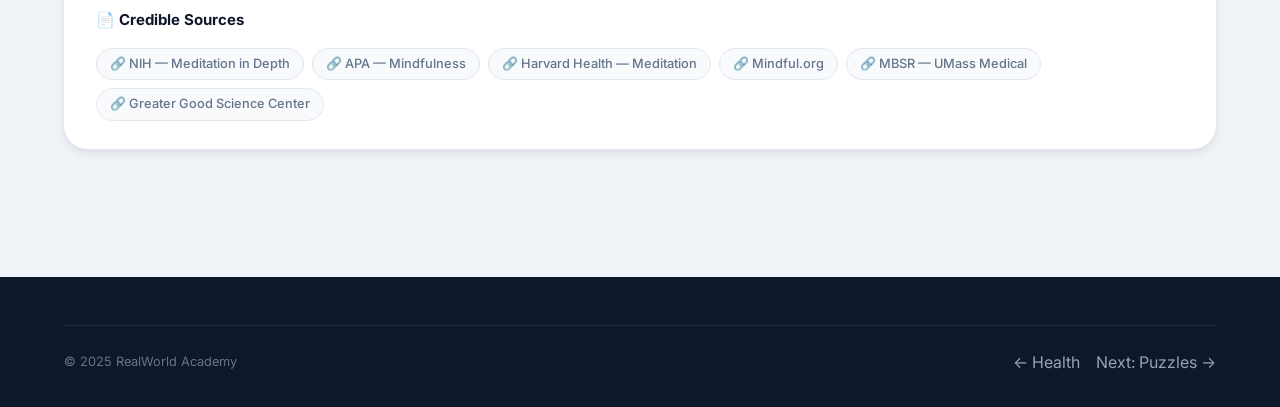
<file: pages/meditation.html>
<!DOCTYPE html>
<html lang="en">
<head>
  <meta charset="UTF-8" />
  <meta name="viewport" content="width=device-width, initial-scale=1.0" />
  <title>Meditation & Mind — RealWorld Academy</title>
  <link rel="preconnect" href="https://fonts.googleapis.com">
  <link href="https://fonts.googleapis.com/css2?family=Inter:wght@400;500;600;700;800&display=swap" rel="stylesheet">
  <meta name="description" content="Four guided breathing techniques with an interactive timer: box breathing, 4-7-8, Wim Hof, and calm breath. Start meditating today. By RealWorld Academy.">
  <meta name="author" content="Saumitra Phatak">
  <link rel="canonical" href="https://saumitraphatak.github.io/realworld-academy/pages/meditation.html">
  <meta property="og:type" content="article">
  <meta property="og:title" content="Meditation & Breathing — RealWorld Academy">
  <meta property="og:description" content="Four guided breathing techniques with an interactive timer: box breathing, 4-7-8, Wim Hof, and calm breath.">
  <meta property="og:url" content="https://saumitraphatak.github.io/realworld-academy/pages/meditation.html">
  <meta property="og:site_name" content="RealWorld Academy">
  <meta name="twitter:card" content="summary">
  <meta name="twitter:title" content="Meditation & Breathing">
  <meta name="twitter:description" content="Four guided breathing techniques with an interactive timer: box breathing, 4-7-8, Wim Hof, and calm breath.">
  <script type="application/ld+json">{"@context":"https://schema.org","@type":"Article","name":"Meditation & Breathing","description":"Four guided breathing techniques with an interactive timer: box breathing, 4-7-8, Wim Hof, and calm breath.","url":"https://saumitraphatak.github.io/realworld-academy/pages/meditation.html","author":{"@type":"Person","name":"Saumitra Phatak"}}</script>
  <link rel="stylesheet" href="../css/styles.css">
  <style>
    @keyframes breathe-expand { from { transform: scale(1); } to { transform: scale(1.45); } }
    @keyframes breathe-shrink { from { transform: scale(1.45); } to { transform: scale(1); } }
    .breath-ring {
      width: 220px; height: 220px; border-radius: 50%;
      background: radial-gradient(circle, rgba(109,40,217,0.2) 0%, rgba(109,40,217,0.05) 60%, transparent 100%);
      border: 3px solid rgba(109,40,217,0.4);
      display: flex; flex-direction: column; align-items: center; justify-content: center;
      font-size: 1rem; font-weight: 600; color: var(--meditate);
      margin: 2rem auto; position: relative; transition: transform 0.1s;
      box-shadow: 0 0 0 0 rgba(109,40,217,0.3);
    }
    .breath-ring .phase-text { font-size: 1.125rem; font-weight: 700; }
    .breath-ring .count-text { font-size: 2rem; font-weight: 800; color: var(--meditate); }
    .breath-ring.expanding { animation: breathe-expand 4s ease-in-out forwards; }
    .breath-ring.holding { transform: scale(1.45); }
    .breath-ring.shrinking { animation: breathe-shrink 4s ease-in-out forwards; }
    .breath-ring.exhale-hold { transform: scale(1); }
    .timer-controls { display: flex; gap: 1rem; justify-content: center; flex-wrap: wrap; }
    .technique-card {
      background: white; border-radius: var(--radius-lg); box-shadow: var(--shadow-card);
      padding: 1.5rem; cursor: pointer; transition: all 0.2s; border: 2px solid transparent;
    }
    .technique-card:hover, .technique-card.selected { border-color: var(--meditate); }
    .technique-card.selected { background: var(--med-bg); }
    .technique-grid { display: grid; grid-template-columns: repeat(auto-fill, minmax(220px, 1fr)); gap: 1rem; margin-bottom: 2rem; }
  </style>
</head>
<body>

<nav class="nav" id="main-nav"></nav>

<section class="page-hero section">
  <div class="container">
    <div class="breadcrumb"><a href="../index.html">Home</a><span>›</span><span>Meditation</span></div>
    <div class="page-hero-icon" style="background:var(--med-bg)">🧘</div>
    <h1>Meditation & Mindfulness</h1>
    <p class="lead">Not woo-woo — neuroscience-backed techniques that measurably reduce stress, improve focus, and change the physical structure of your brain. With an interactive breathing exercise.</p>
  </div>
</section>

<section class="section" style="padding-top:0">
<div class="container">

  <!-- SCIENCE FIRST -->
  <div class="stats-row">
    <div class="stat-card">
      <div class="stat-num" style="color:var(--meditate)">8wks</div>
      <div class="stat-label">of daily meditation grows the prefrontal cortex</div>
    </div>
    <div class="stat-card">
      <div class="stat-num" style="color:var(--meditate)">23%</div>
      <div class="stat-label">reduction in cortisol (stress hormone) after MBSR</div>
    </div>
    <div class="stat-card">
      <div class="stat-num" style="color:var(--meditate)">10min</div>
      <div class="stat-label">daily minimum for measurable cognitive benefits</div>
    </div>
    <div class="stat-card">
      <div class="stat-num" style="color:var(--meditate)">50%</div>
      <div class="stat-label">reduction in mind-wandering after mindfulness training</div>
    </div>
  </div>

  <div class="callout callout-info" style="margin:2rem 0">
    <span class="callout-icon">🔬</span>
    <div>
      <h4>What the neuroscience actually shows</h4>
      <p>fMRI studies show that 8 weeks of Mindfulness-Based Stress Reduction (MBSR): <strong>(1)</strong> Reduces amygdala size and reactivity (the brain's alarm system). <strong>(2)</strong> Thickens the prefrontal cortex (executive function, decision-making). <strong>(3)</strong> Reduces default mode network activity (mind-wandering / rumination). <strong>(4)</strong> Increases insula activity (interoception / body awareness). These aren't self-reported benefits — they're structural brain changes visible on scans.</p>
    </div>
  </div>

  <!-- INTERACTIVE BREATHING EXERCISE -->
  <div class="card" style="margin-bottom:3rem">
    <div class="card-header">
      <h2 style="color:var(--text)">🌬️ Interactive Breathing Exercise</h2>
      <p>Choose a technique and follow the animation. Start with just 1–2 minutes.</p>
    </div>
    <div class="card-body">
      <!-- Technique Selector -->
      <div class="technique-grid">
        <div class="technique-card selected" onclick="selectTechnique(this, '4-7-8')" data-technique="4-7-8">
          <h4>4-7-8 Breathing</h4>
          <p style="font-size:0.85rem;margin-top:0.5rem">Inhale 4s · Hold 7s · Exhale 8s</p>
          <p style="font-size:0.8rem;color:var(--meditate);margin-top:0.5rem;font-weight:600">Best for: Sleep, anxiety relief</p>
        </div>
        <div class="technique-card" onclick="selectTechnique(this, 'box')" data-technique="box">
          <h4>Box Breathing</h4>
          <p style="font-size:0.85rem;margin-top:0.5rem">Inhale 4s · Hold 4s · Exhale 4s · Hold 4s</p>
          <p style="font-size:0.8rem;color:var(--meditate);margin-top:0.5rem;font-weight:600">Best for: Focus, Navy SEALs use this</p>
        </div>
        <div class="technique-card" onclick="selectTechnique(this, 'calm')" data-technique="calm">
          <h4>Calm Breath</h4>
          <p style="font-size:0.85rem;margin-top:0.5rem">Inhale 5s · Exhale 5s</p>
          <p style="font-size:0.8rem;color:var(--meditate);margin-top:0.5rem;font-weight:600">Best for: Beginners, general calm</p>
        </div>
        <div class="technique-card" onclick="selectTechnique(this, 'wim-hof')" data-technique="wim-hof">
          <h4>Physiological Sigh</h4>
          <p style="font-size:0.85rem;margin-top:0.5rem">Double inhale + long exhale</p>
          <p style="font-size:0.8rem;color:var(--meditate);margin-top:0.5rem;font-weight:600">Best for: Fastest stress relief</p>
        </div>
      </div>

      <!-- Breathing Circle -->
      <div class="breath-ring" id="breath-circle">
        <div class="phase-text" id="breath-phase-text">Ready</div>
        <div class="count-text" id="breath-count-display">—</div>
      </div>

      <div id="breath-instruction" style="text-align:center;color:var(--text-muted);margin-bottom:1.5rem;font-size:0.9rem">
        Select a technique and press Start. Breathe through your nose.
      </div>

      <div class="timer-controls">
        <button class="btn btn-primary" id="start-btn" onclick="startBreathing()">▶ Start</button>
        <button class="btn btn-outline" onclick="stopBreathing()">■ Stop</button>
        <span id="cycle-count" style="align-self:center;color:var(--text-muted);font-size:0.875rem"></span>
      </div>
    </div>
  </div>

  <!-- MEDITATION TYPES -->
  <div class="section-title">
    <h2>Types of Meditation: Which One Is Right for You?</h2>
  </div>

  <div class="topics">

    <div class="topic-card">
      <div class="topic-header">
        <div class="topic-header-left">
          <div class="topic-num" style="background:var(--med-bg);color:var(--meditate)">1</div>
          <div><h3>Mindfulness Meditation (MBSR)</h3>
          <p>The most research-backed form. Developed by Jon Kabat-Zinn at MIT. Now standard in hospitals and therapy worldwide.</p></div>
        </div>
        <span class="topic-chevron">▾</span>
      </div>
      <div class="topic-body">
        <div class="topic-content">
          <p>Mindfulness means paying deliberate, non-judgmental attention to the present moment. The practice involves: choosing an anchor (usually breath), noticing when your mind wanders, and gently returning — repeatedly. Each return is a "mental rep" that builds attentional control over time.</p>
          <div class="steps" style="margin-top:1.5rem">
            <div class="step">
              <div class="step-num" style="background:var(--med-bg);color:var(--meditate)">1</div>
              <div class="step-content"><h4>Find a comfortable seated position</h4><p>Chair is fine. Cross-legged on floor is fine. Lying down (but you'll likely fall asleep). Spine relatively straight but not rigid.</p></div>
            </div>
            <div class="step">
              <div class="step-num" style="background:var(--med-bg);color:var(--meditate)">2</div>
              <div class="step-content"><h4>Set a timer for 5–10 minutes</h4><p>Not knowing when it ends is cognitively distracting. Apps: Insight Timer (free), Headspace, Calm. Or just a simple phone timer.</p></div>
            </div>
            <div class="step">
              <div class="step-num" style="background:var(--med-bg);color:var(--meditate)">3</div>
              <div class="step-content"><h4>Focus on your breath sensation</h4><p>Not the idea of breathing — the physical sensation: air at nostrils, chest or belly rise/fall. Anchor your attention here.</p></div>
            </div>
            <div class="step">
              <div class="step-num" style="background:var(--med-bg);color:var(--meditate)">4</div>
              <div class="step-content"><h4>When your mind wanders, notice and return</h4><p>This WILL happen constantly — especially at first. That's not failure; that's the practice. Each noticing-and-returning is one mental rep. The wandering is normal. The returning is the training.</p></div>
            </div>
          </div>
          <div class="callout callout-tip" style="margin-top:1.5rem">
            <span class="callout-icon">💡</span>
            <div>
              <h4>The Key Insight</h4>
              <p>You're not trying to empty your mind or stop thoughts. You're training the ability to notice where your attention is and redirect it intentionally. This skill — metacognition — transfers to every area of life: conversations, work, relationships.</p>
            </div>
          </div>
        </div>
      </div>
    </div>

    <div class="topic-card">
      <div class="topic-header">
        <div class="topic-header-left">
          <div class="topic-num" style="background:var(--med-bg);color:var(--meditate)">2</div>
          <div><h3>Body Scan Meditation</h3>
          <p>A powerful technique for stress relief, chronic pain, and reconnecting with physical sensations.</p></div>
        </div>
        <span class="topic-chevron">▾</span>
      </div>
      <div class="topic-body">
        <div class="topic-content">
          <p>Systematically move your attention through your body, from feet to head (or reverse), noticing sensations without trying to change them. Used clinically for chronic pain management — it teaches your brain to observe sensation without catastrophizing it.</p>
          <div class="callout callout-info">
            <span class="callout-icon">🩺</span>
            <div>
              <h4>Used in medical settings</h4>
              <p>Body scan is a core component of MBSR (Mindfulness-Based Stress Reduction), which is now offered in hundreds of hospitals worldwide for cancer patients, chronic pain, and anxiety disorders. Studies show it reduces perception of pain intensity — not by eliminating it, but by changing the brain's relationship to it.</p>
            </div>
          </div>
        </div>
      </div>
    </div>

    <div class="topic-card">
      <div class="topic-header">
        <div class="topic-header-left">
          <div class="topic-num" style="background:var(--med-bg);color:var(--meditate)">3</div>
          <div><h3>Loving-Kindness Meditation (Metta)</h3>
          <p>Develops compassion and reduces social anxiety. Has some of the most interesting neuroscience behind it.</p></div>
        </div>
        <span class="topic-chevron">▾</span>
      </div>
      <div class="topic-body">
        <div class="topic-content">
          <p>Involves generating feelings of warmth and goodwill toward: yourself, a loved one, a neutral person, a difficult person, all beings. Counterintuitive to Western audiences but has robust research support.</p>
          <div class="info-grid" style="margin-top:1rem">
            <div class="info-block">
              <h4>Research Outcomes</h4>
              <p>Richard Davidson (University of Wisconsin) showed that expert meditators practicing Metta produce extraordinarily high-amplitude gamma waves in the brain — associated with peak states of awareness and compassion. Even short practices shift brain states measurably.</p>
            </div>
            <div class="info-block">
              <h4>Practical Benefits</h4>
              <p>Studies show: reduced self-criticism, increased social connection, reduced symptoms of PTSD, improved relationship satisfaction, and reduced implicit bias toward out-groups. The phrase: "May you be happy. May you be healthy. May you be safe. May you live with ease."</p>
            </div>
          </div>
        </div>
      </div>
    </div>

    <div class="topic-card">
      <div class="topic-header">
        <div class="topic-header-left">
          <div class="topic-num" style="background:var(--med-bg);color:var(--meditate)">4</div>
          <div><h3>Transcendental Meditation (TM)</h3>
          <p>The most famous (and expensive) technique. What makes it different from other forms.</p></div>
        </div>
        <span class="topic-chevron">▾</span>
      </div>
      <div class="topic-body">
        <div class="topic-content">
          <p>TM involves silently repeating a mantra (a specific word or sound) for 20 minutes twice daily. The mantras are given privately by a certified teacher — the technique is trademarked and requires paid instruction (~$1,000).</p>
          <div class="info-grid" style="margin-top:1rem">
            <div class="info-block">
              <h4>What the Research Shows</h4>
              <p>TM has over 400 peer-reviewed studies. It produces a state of "restful alertness" — low brainwave activity with maintained awareness. Evidence for blood pressure reduction is particularly strong (American Heart Association has acknowledged it).</p>
            </div>
            <div class="info-block">
              <h4>The Honest Assessment</h4>
              <p>TM works — but most research suggests it's not uniquely better than other meditation styles at similar depth. The $1,000 certification fee funds the Maharishi organization. Free alternatives: any mantra meditation where you choose your own word (e.g., "peace," "one," or "so hum").</p>
            </div>
          </div>
        </div>
      </div>
    </div>

  </div>

  <hr class="divider">

  <div class="section-title">
    <h2>Getting Started: The Practical Guide</h2>
  </div>

  <div class="info-grid">
    <div class="info-block" style="border-top:3px solid var(--meditate)">
      <h4>🕐 How much is enough?</h4>
      <p>Studies show benefits from as little as 10 minutes daily. 20 minutes shows stronger effects. What matters most is consistency — 10 minutes every day beats 60 minutes twice a week. The same principle as exercise.</p>
    </div>
    <div class="info-block" style="border-top:3px solid var(--meditate)">
      <h4>⏰ When to meditate</h4>
      <p>Morning: sets mental tone for the day, willpower is fresh. Just before a stressful event: brings you into the present. Before sleep: use body scan or 4-7-8 breathing. Avoid right after coffee or before an urgent task.</p>
    </div>
    <div class="info-block" style="border-top:3px solid var(--meditate)">
      <h4>📱 Best apps (free options)</h4>
      <p><strong>Insight Timer</strong>: largest free library of guided meditations (50,000+). <strong>Waking Up (Sam Harris)</strong>: most intellectually rigorous approach. <strong>YouTube</strong>: search "MBSR body scan" or "guided mindfulness." Apps help but aren't required.</p>
    </div>
    <div class="info-block" style="border-top:3px solid var(--meditate)">
      <h4>🤔 "I can't stop thinking"</h4>
      <p>The #1 reason people say they "can't meditate." But thinking during meditation is not failure — it's the workout. Every time you notice you've wandered and return, that's a successful rep. Expecting a blank mind is like expecting to never drop a weight while weight training.</p>
    </div>
  </div>

</div>
</section>

<div id="page-resources"></div>

<footer class="footer">
  <div class="footer-inner">
    <div class="footer-bottom">
      <p>© 2025 RealWorld Academy</p>
      <div style="display:flex;gap:1rem">
        <a href="health.html" style="color:#94a3b8">← Health</a>
        <a href="puzzles.html" style="color:#94a3b8">Next: Puzzles →</a>
      </div>
    </div>
  </div>
</footer>

<script src="../js/nav.js"></script>
<script src="../js/resources.js"></script>
<script>renderNav('meditation'); renderResources('meditation');</script>

<script>
const techniques = {
  '4-7-8': {
    name: '4-7-8 Breathing',
    phases: [
      { label: 'Inhale', duration: 4, instruction: 'Breathe in slowly through your nose' },
      { label: 'Hold', duration: 7, instruction: 'Hold your breath gently' },
      { label: 'Exhale', duration: 8, instruction: 'Exhale completely through your mouth' }
    ]
  },
  'box': {
    name: 'Box Breathing',
    phases: [
      { label: 'Inhale', duration: 4, instruction: 'Breathe in slowly' },
      { label: 'Hold', duration: 4, instruction: 'Hold at the top' },
      { label: 'Exhale', duration: 4, instruction: 'Breathe out slowly' },
      { label: 'Hold', duration: 4, instruction: 'Hold at the bottom' }
    ]
  },
  'calm': {
    name: 'Calm Breath',
    phases: [
      { label: 'Inhale', duration: 5, instruction: 'Breathe in through your nose' },
      { label: 'Exhale', duration: 5, instruction: 'Breathe out through your nose or mouth' }
    ]
  },
  'wim-hof': {
    name: 'Physiological Sigh',
    phases: [
      { label: 'Inhale', duration: 3, instruction: 'Breathe in deep through nose' },
      { label: 'Inhale+', duration: 1, instruction: 'Sniff in a little more air' },
      { label: 'Exhale', duration: 6, instruction: 'Long, slow exhale through mouth' }
    ]
  }
};

let currentTechnique = '4-7-8';
let breathInterval = null;
let phaseIndex = 0;
let countdown = 0;
let cycleCount = 0;
let isRunning = false;

function selectTechnique(el, key) {
  document.querySelectorAll('.technique-card').forEach(c => c.classList.remove('selected'));
  el.classList.add('selected');
  currentTechnique = key;
  stopBreathing();
  document.getElementById('breath-instruction').textContent = `Selected: ${techniques[key].name}. Press Start to begin.`;
}

function startBreathing() {
  if (isRunning) return;
  isRunning = true;
  phaseIndex = 0;
  cycleCount = 0;
  runPhase();
}

function runPhase() {
  if (!isRunning) return;
  const t = techniques[currentTechnique];
  const phase = t.phases[phaseIndex];
  countdown = phase.duration;

  const circle = document.getElementById('breath-circle');
  const phaseText = document.getElementById('breath-phase-text');
  const countDisplay = document.getElementById('breath-count-display');
  const instruction = document.getElementById('breath-instruction');

  phaseText.textContent = phase.label;
  instruction.textContent = phase.instruction;

  // Visual animation
  circle.className = 'breath-ring';
  if (phase.label === 'Inhale' || phase.label === 'Inhale+') {
    circle.style.transition = `transform ${phase.duration}s ease-in`;
    circle.style.transform = 'scale(1.45)';
    circle.style.borderColor = 'rgba(109,40,217,0.7)';
  } else if (phase.label === 'Hold') {
    circle.style.transition = 'none';
  } else {
    circle.style.transition = `transform ${phase.duration}s ease-out`;
    circle.style.transform = 'scale(1)';
    circle.style.borderColor = 'rgba(109,40,217,0.3)';
  }

  let elapsed = 0;
  clearInterval(breathInterval);
  breathInterval = setInterval(() => {
    elapsed++;
    countDisplay.textContent = phase.duration - elapsed;
    if (elapsed >= phase.duration) {
      clearInterval(breathInterval);
      phaseIndex++;
      if (phaseIndex >= t.phases.length) {
        phaseIndex = 0;
        cycleCount++;
        document.getElementById('cycle-count').textContent = `Cycles: ${cycleCount}`;
      }
      if (isRunning) setTimeout(runPhase, 200);
    }
  }, 1000);
}

function stopBreathing() {
  isRunning = false;
  clearInterval(breathInterval);
  const circle = document.getElementById('breath-circle');
  circle.style.transform = 'scale(1)';
  circle.style.transition = 'transform 1s ease';
  circle.style.borderColor = 'rgba(109,40,217,0.4)';
  document.getElementById('breath-phase-text').textContent = 'Ready';
  document.getElementById('breath-count-display').textContent = '—';
  document.getElementById('cycle-count').textContent = '';
}
</script>
</body>
</html>
</file>
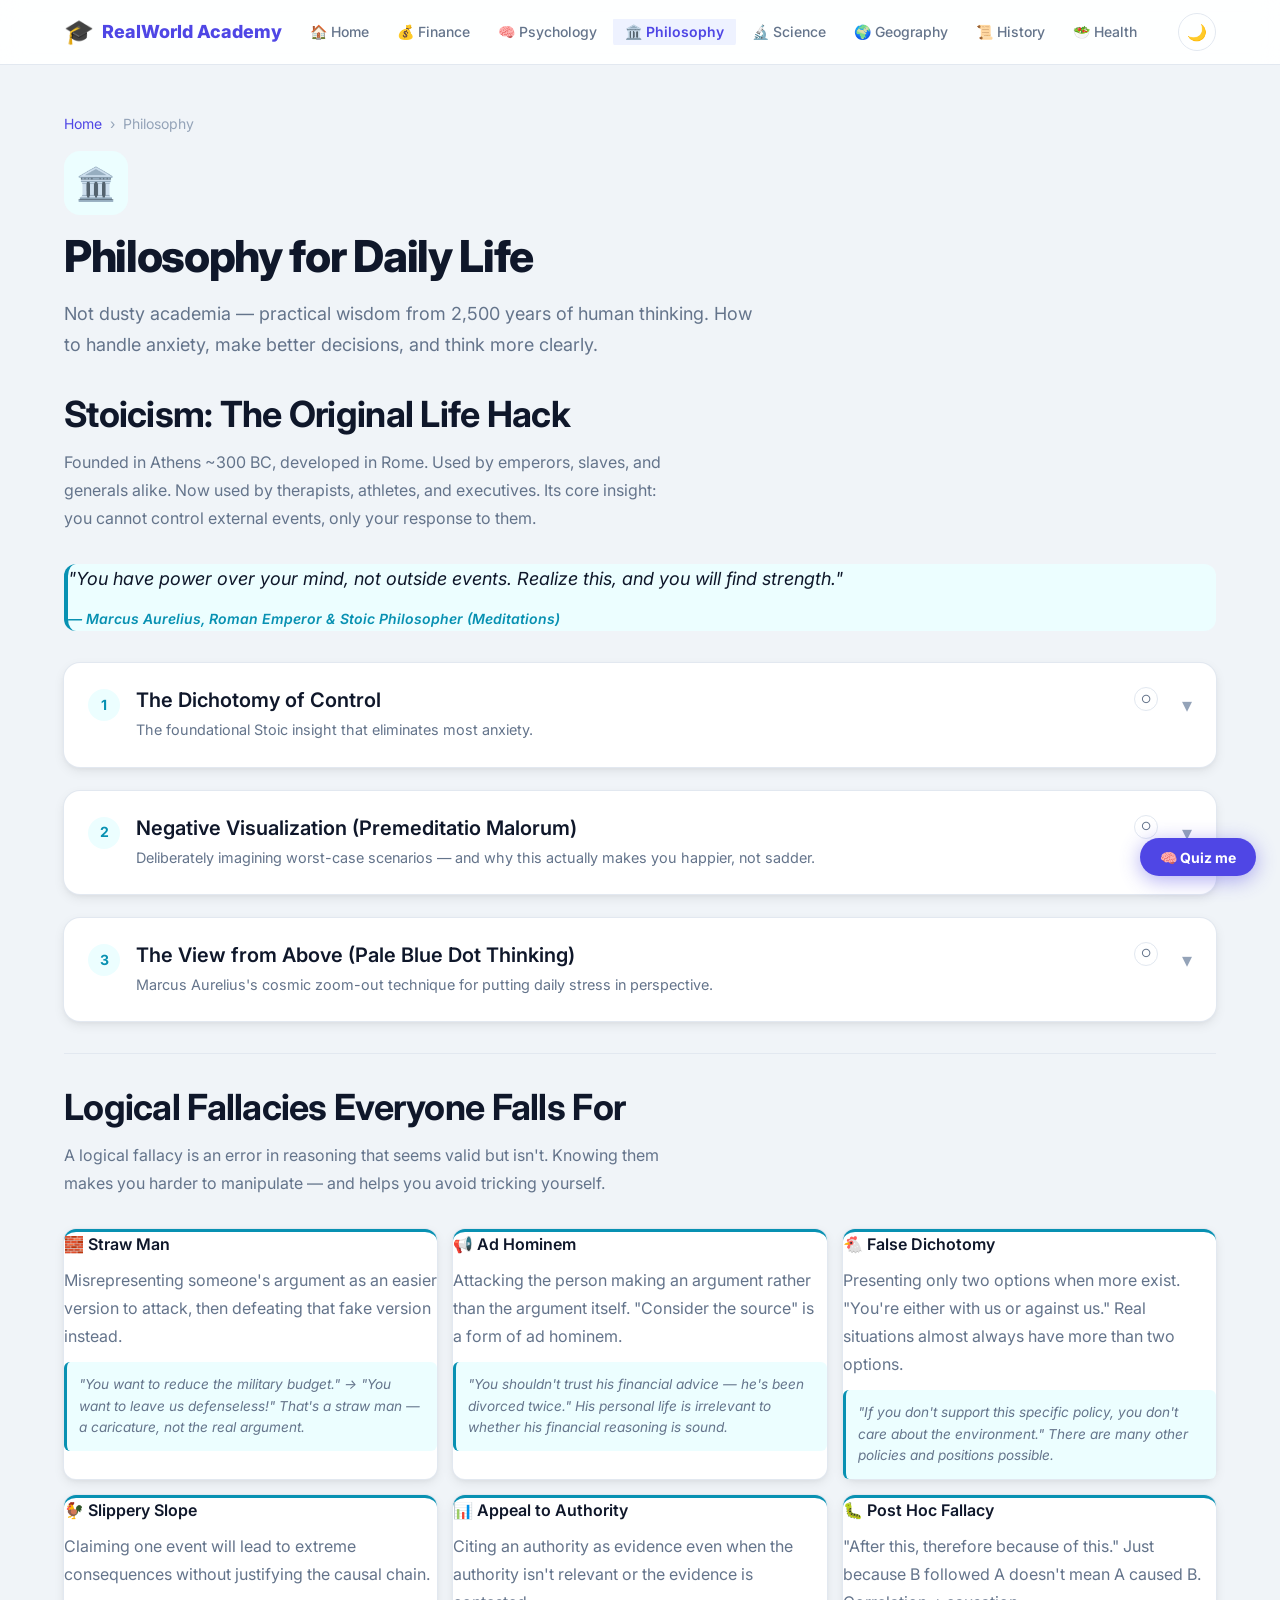
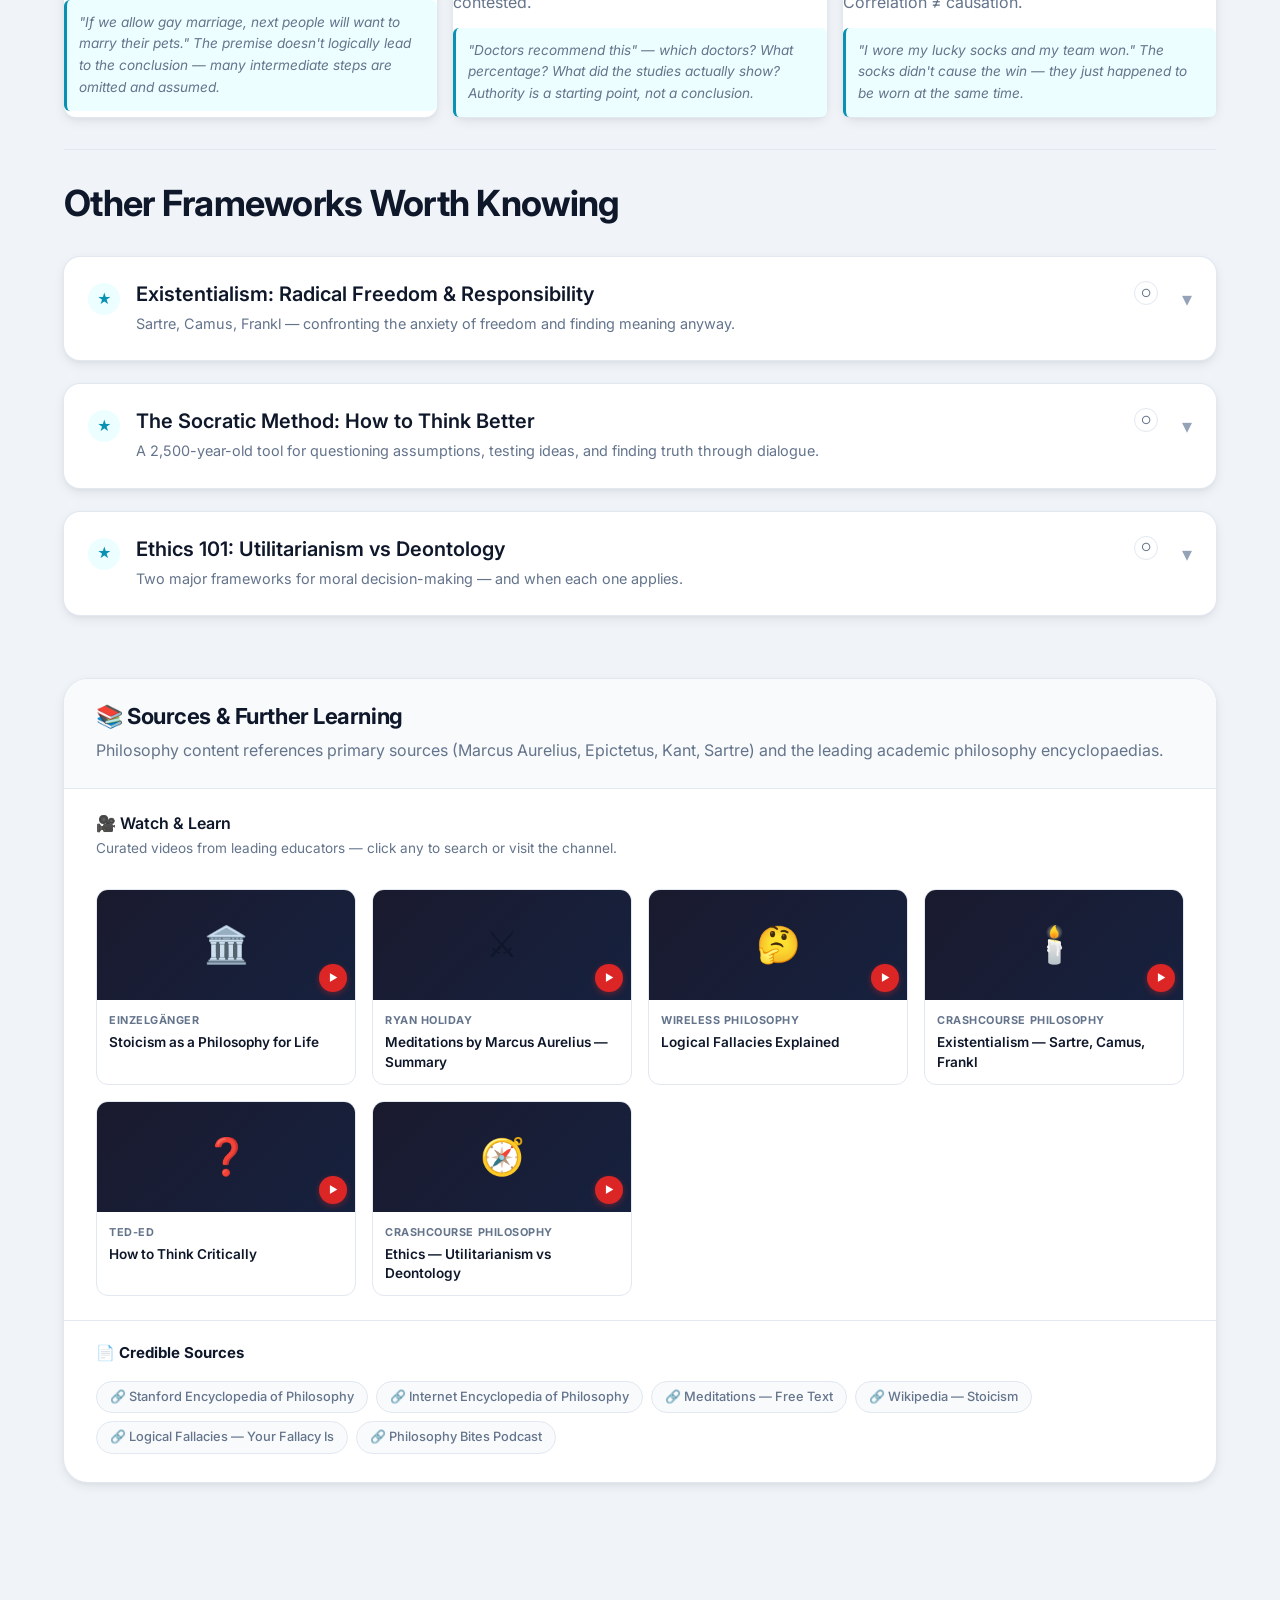
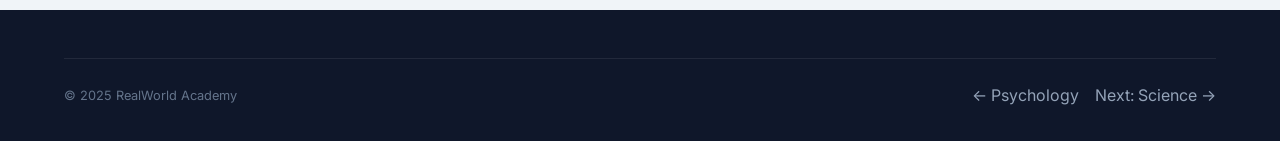
<file: pages/philosophy.html>
<!DOCTYPE html>
<html lang="en">
<head>
  <meta charset="UTF-8" />
  <meta name="viewport" content="width=device-width, initial-scale=1.0" />
  <title>Philosophy — RealWorld Academy</title>
  <link rel="preconnect" href="https://fonts.googleapis.com">
  <link href="https://fonts.googleapis.com/css2?family=Inter:wght@400;500;600;700;800&display=swap" rel="stylesheet">
  <meta name="description" content="An accessible guide to Stoicism, logical fallacies, and practical ethics. Learn how ancient philosophy applies to modern life. By RealWorld Academy.">
  <meta name="author" content="Saumitra Phatak">
  <link rel="canonical" href="https://saumitraphatak.github.io/realworld-academy/pages/philosophy.html">
  <meta property="og:type" content="article">
  <meta property="og:title" content="Philosophy & Stoicism — RealWorld Academy">
  <meta property="og:description" content="Stoicism, logical fallacies, and practical ethics — ancient philosophy made accessible and applicable to modern life.">
  <meta property="og:url" content="https://saumitraphatak.github.io/realworld-academy/pages/philosophy.html">
  <meta property="og:site_name" content="RealWorld Academy">
  <meta name="twitter:card" content="summary">
  <meta name="twitter:title" content="Philosophy & Stoicism">
  <meta name="twitter:description" content="Stoicism, logical fallacies, and practical ethics — ancient philosophy made accessible and applicable to modern life.">
  <script type="application/ld+json">{"@context":"https://schema.org","@type":"Article","name":"Philosophy & Stoicism","description":"Stoicism, logical fallacies, and practical ethics — ancient philosophy made accessible and applicable to modern life.","url":"https://saumitraphatak.github.io/realworld-academy/pages/philosophy.html","author":{"@type":"Person","name":"Saumitra Phatak"}}</script>
  <link rel="stylesheet" href="../css/styles.css">
</head>
<body>

<nav class="nav" id="main-nav"></nav>

<section class="page-hero section">
  <div class="container">
    <div class="breadcrumb"><a href="../index.html">Home</a><span>›</span><span>Philosophy</span></div>
    <div class="page-hero-icon" style="background:var(--phil-bg)">🏛️</div>
    <h1>Philosophy for Daily Life</h1>
    <p class="lead">Not dusty academia — practical wisdom from 2,500 years of human thinking. How to handle anxiety, make better decisions, and think more clearly.</p>
  </div>
</section>

<section class="section" style="padding-top:0">
<div class="container">

  <!-- STOICISM -->
  <div class="section-title">
    <h2>Stoicism: The Original Life Hack</h2>
    <p>Founded in Athens ~300 BC, developed in Rome. Used by emperors, slaves, and generals alike. Now used by therapists, athletes, and executives. Its core insight: you cannot control external events, only your response to them.</p>
  </div>

  <div class="quote-block">
    <blockquote>"You have power over your mind, not outside events. Realize this, and you will find strength."</blockquote>
    <cite>— Marcus Aurelius, Roman Emperor & Stoic Philosopher (Meditations)</cite>
  </div>

  <div class="topics" style="margin-top:2rem">

    <div class="topic-card">
      <div class="topic-header">
        <div class="topic-header-left">
          <div class="topic-num" style="background:var(--phil-bg);color:var(--philosophy)">1</div>
          <div>
            <h3>The Dichotomy of Control</h3>
            <p>The foundational Stoic insight that eliminates most anxiety.</p>
          </div>
        </div>
        <span class="topic-chevron">▾</span>
      </div>
      <div class="topic-body">
        <div class="topic-content">
          <p>Epictetus, a freed slave who became one of history's most influential philosophers, opened his Enchiridion with this: some things are "up to us" (our judgments, desires, actions), and some things are "not up to us" (our body, reputation, career outcomes, others' opinions).</p>
          <div class="info-grid" style="margin-top:1.5rem">
            <div class="info-block" style="border-top:3px solid var(--philosophy)">
              <h4>✅ In Your Control</h4>
              <p>Your values, judgments, responses, effort, how you treat people, your interpretations of events, what you pay attention to.</p>
            </div>
            <div class="info-block" style="border-top:3px solid #94a3b8">
              <h4>❌ Not In Your Control</h4>
              <p>Other people's opinions, your reputation, the economy, the weather, your health outcomes, traffic, whether your flight is delayed.</p>
            </div>
          </div>
          <div class="callout callout-tip">
            <span class="callout-icon">🧘</span>
            <div>
              <h4>The Stoic Practice</h4>
              <p>When anxious or angry, ask: "Is this in my control?" If yes: do something about it. If no: accept it and redirect your energy to what you can control. Most anxiety comes from treating "not in your control" things as if they were. Modern Cognitive Behavioral Therapy (CBT) is built on this exact framework.</p>
            </div>
          </div>
        </div>
      </div>
    </div>

    <div class="topic-card">
      <div class="topic-header">
        <div class="topic-header-left">
          <div class="topic-num" style="background:var(--phil-bg);color:var(--philosophy)">2</div>
          <div>
            <h3>Negative Visualization (Premeditatio Malorum)</h3>
            <p>Deliberately imagining worst-case scenarios — and why this actually makes you happier, not sadder.</p>
          </div>
        </div>
        <span class="topic-chevron">▾</span>
      </div>
      <div class="topic-body">
        <div class="topic-content">
          <p>The Stoics practiced imagining losing everything they valued: their home, their health, their relationships. Not as pessimism, but as a gratitude amplifier and fear-reducer.</p>
          <p style="margin-top:1rem">Seneca wrote: "Let us prepare our minds as if we had come to the very end of life. Let us postpone nothing. Let us balance life's books each day." This meditation — "what if I lost this?" — makes the present moment vivid and precious again.</p>
          <div class="callout callout-fact">
            <span class="callout-icon">🔬</span>
            <div>
              <h4>Modern science confirms it</h4>
              <p>Research by Timothy Wilson (University of Virginia) shows that people who mentally subtract positive events from their lives report higher happiness than those told to savor positive experiences. Imagining the absence of good things amplifies appreciation for their presence.</p>
            </div>
          </div>
        </div>
      </div>
    </div>

    <div class="topic-card">
      <div class="topic-header">
        <div class="topic-header-left">
          <div class="topic-num" style="background:var(--phil-bg);color:var(--philosophy)">3</div>
          <div>
            <h3>The View from Above (Pale Blue Dot Thinking)</h3>
            <p>Marcus Aurelius's cosmic zoom-out technique for putting daily stress in perspective.</p>
          </div>
        </div>
        <span class="topic-chevron">▾</span>
      </div>
      <div class="topic-body">
        <div class="topic-content">
          <div class="quote-block">
            <blockquote>"How many a Fabius, Scipio, Cato — how many others — have been forgotten? The most you can hope for is a brief fame that will soon be buried in oblivion."</blockquote>
            <cite>— Marcus Aurelius, Meditations</cite>
          </div>
          <p style="margin-top:1rem">The practice: when stressed about a problem, zoom out mentally. How will this matter in 5 years? In 100? From the perspective of the universe? Carl Sagan's "pale blue dot" speech — Earth as a mote of dust in a sunbeam — captures this same idea. The Stoics called it "the view from above."</p>
          <p style="margin-top:1rem">This isn't nihilism. It's scale. Your presentation that went poorly matters — to you, for a week. Your life choices matter — to the people you love, for decades. But the petty anxieties that consume hours each day? Cosmic perspective dissolves them.</p>
        </div>
      </div>
    </div>

  </div>

  <hr class="divider">

  <!-- LOGICAL FALLACIES -->
  <div class="section-title">
    <h2>Logical Fallacies Everyone Falls For</h2>
    <p>A logical fallacy is an error in reasoning that seems valid but isn't. Knowing them makes you harder to manipulate — and helps you avoid tricking yourself.</p>
  </div>

  <div class="bias-grid">
    <div class="bias-card" style="border-top-color:var(--philosophy)">
      <h4>🧱 Straw Man</h4>
      <p>Misrepresenting someone's argument as an easier version to attack, then defeating that fake version instead.</p>
      <div class="example" style="border-left-color:var(--philosophy);background:var(--phil-bg)">"You want to reduce the military budget." → "You want to leave us defenseless!" That's a straw man — a caricature, not the real argument.</div>
    </div>
    <div class="bias-card" style="border-top-color:var(--philosophy)">
      <h4>📢 Ad Hominem</h4>
      <p>Attacking the person making an argument rather than the argument itself. "Consider the source" is a form of ad hominem.</p>
      <div class="example" style="border-left-color:var(--philosophy);background:var(--phil-bg)">"You shouldn't trust his financial advice — he's been divorced twice." His personal life is irrelevant to whether his financial reasoning is sound.</div>
    </div>
    <div class="bias-card" style="border-top-color:var(--philosophy)">
      <h4>🐔 False Dichotomy</h4>
      <p>Presenting only two options when more exist. "You're either with us or against us." Real situations almost always have more than two options.</p>
      <div class="example" style="border-left-color:var(--philosophy);background:var(--phil-bg)">"If you don't support this specific policy, you don't care about the environment." There are many other policies and positions possible.</div>
    </div>
    <div class="bias-card" style="border-top-color:var(--philosophy)">
      <h4>🐓 Slippery Slope</h4>
      <p>Claiming one event will lead to extreme consequences without justifying the causal chain.</p>
      <div class="example" style="border-left-color:var(--philosophy);background:var(--phil-bg)">"If we allow gay marriage, next people will want to marry their pets." The premise doesn't logically lead to the conclusion — many intermediate steps are omitted and assumed.</div>
    </div>
    <div class="bias-card" style="border-top-color:var(--philosophy)">
      <h4>📊 Appeal to Authority</h4>
      <p>Citing an authority as evidence even when the authority isn't relevant or the evidence is contested.</p>
      <div class="example" style="border-left-color:var(--philosophy);background:var(--phil-bg)">"Doctors recommend this" — which doctors? What percentage? What did the studies actually show? Authority is a starting point, not a conclusion.</div>
    </div>
    <div class="bias-card" style="border-top-color:var(--philosophy)">
      <h4>🐛 Post Hoc Fallacy</h4>
      <p>"After this, therefore because of this." Just because B followed A doesn't mean A caused B. Correlation ≠ causation.</p>
      <div class="example" style="border-left-color:var(--philosophy);background:var(--phil-bg)">"I wore my lucky socks and my team won." The socks didn't cause the win — they just happened to be worn at the same time.</div>
    </div>
  </div>

  <hr class="divider">

  <!-- OTHER PHILOSOPHIES -->
  <div class="section-title">
    <h2>Other Frameworks Worth Knowing</h2>
  </div>

  <div class="topics">
    <div class="topic-card">
      <div class="topic-header">
        <div class="topic-header-left">
          <div class="topic-num" style="background:var(--phil-bg);color:var(--philosophy)">★</div>
          <div>
            <h3>Existentialism: Radical Freedom & Responsibility</h3>
            <p>Sartre, Camus, Frankl — confronting the anxiety of freedom and finding meaning anyway.</p>
          </div>
        </div>
        <span class="topic-chevron">▾</span>
      </div>
      <div class="topic-body">
        <div class="topic-content">
          <p>Existentialism's central claim: there is no inherent meaning to life — you must create your own. This sounds scary but is actually liberating. You're not destined for a predetermined role. You choose what matters.</p>
          <div class="quote-block">
            <blockquote>"Man is condemned to be free. Condemned because he did not create himself, yet is nevertheless at liberty, and from the moment he is thrown into this world he is responsible for everything he does."</blockquote>
            <cite>— Jean-Paul Sartre</cite>
          </div>
          <p style="margin-top:1rem">Viktor Frankl's "Man's Search for Meaning" takes this further: even in Auschwitz, he found that the last human freedom is choosing your attitude toward what happens to you. Meaning can be found in suffering itself — through what you do with it.</p>
        </div>
      </div>
    </div>

    <div class="topic-card">
      <div class="topic-header">
        <div class="topic-header-left">
          <div class="topic-num" style="background:var(--phil-bg);color:var(--philosophy)">★</div>
          <div>
            <h3>The Socratic Method: How to Think Better</h3>
            <p>A 2,500-year-old tool for questioning assumptions, testing ideas, and finding truth through dialogue.</p>
          </div>
        </div>
        <span class="topic-chevron">▾</span>
      </div>
      <div class="topic-body">
        <div class="topic-content">
          <p>Socrates claimed to know nothing — and used persistent questioning to expose the contradictions in others' confident claims. The method: ask what something means, get an answer, find a counterexample, refine the definition, repeat.</p>
          <div class="callout callout-info">
            <span class="callout-icon">❓</span>
            <div>
              <h4>Apply it daily</h4>
              <p>When you or someone else makes a confident claim, ask: "What would I need to see to change my mind?" If you can't answer that, you're not reasoning — you're rationalizing. The Socratic method is essentially systematic doubt applied to your own beliefs before accepting them.</p>
            </div>
          </div>
        </div>
      </div>
    </div>

    <div class="topic-card">
      <div class="topic-header">
        <div class="topic-header-left">
          <div class="topic-num" style="background:var(--phil-bg);color:var(--philosophy)">★</div>
          <div>
            <h3>Ethics 101: Utilitarianism vs Deontology</h3>
            <p>Two major frameworks for moral decision-making — and when each one applies.</p>
          </div>
        </div>
        <span class="topic-chevron">▾</span>
      </div>
      <div class="topic-body">
        <div class="topic-content">
          <div class="info-grid">
            <div class="info-block" style="border-top:3px solid var(--philosophy)">
              <h4>🧮 Utilitarianism (Mill, Bentham)</h4>
              <p>The right action maximizes overall happiness/wellbeing for the greatest number. Focus on consequences. Problem: Can justify terrible means for good ends (sacrificing one person to save five).</p>
            </div>
            <div class="info-block" style="border-top:3px solid var(--philosophy)">
              <h4>📏 Deontology (Kant)</h4>
              <p>Some actions are inherently right or wrong regardless of consequences. Kant's categorical imperative: "Act only according to rules you could universalize." Lying is wrong even if it would produce better outcomes.</p>
            </div>
          </div>
          <p style="margin-top:1rem">In practice, most ethical reasoning combines both: consequences matter, but some things are off-limits regardless. Knowing these frameworks helps you think more clearly about moral disagreements — and recognize which framework you're unconsciously using.</p>
        </div>
      </div>
    </div>
  </div>

</div>
</section>

<div id="page-resources"></div>

<footer class="footer">
  <div class="footer-inner">
    <div class="footer-bottom">
      <p>© 2025 RealWorld Academy</p>
      <div style="display:flex;gap:1rem">
        <a href="psychology.html" style="color:#94a3b8">← Psychology</a>
        <a href="science.html" style="color:#94a3b8">Next: Science →</a>
      </div>
    </div>
  </div>
</footer>

<script src="../js/nav.js"></script>
<script src="../js/resources.js"></script>
<script>renderNav('philosophy'); renderResources('philosophy');</script>
</body>
</html>
</file>
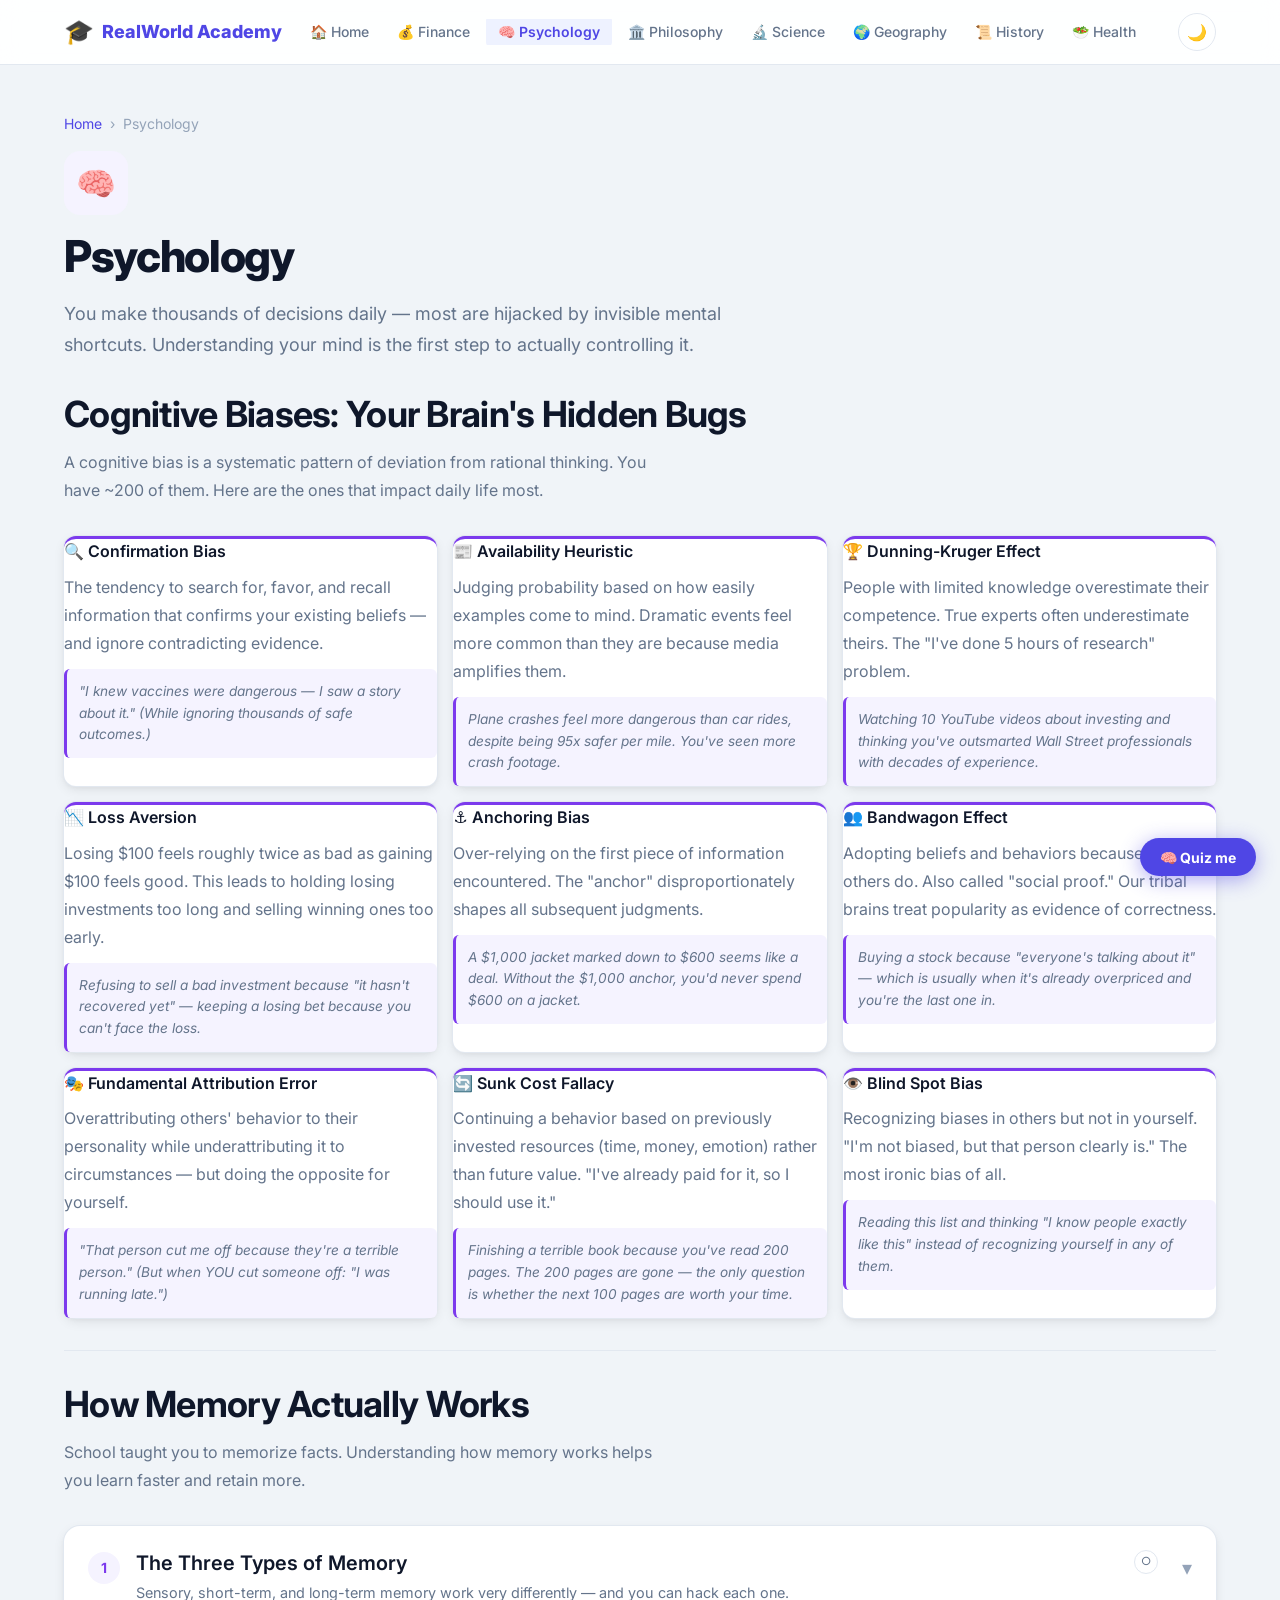
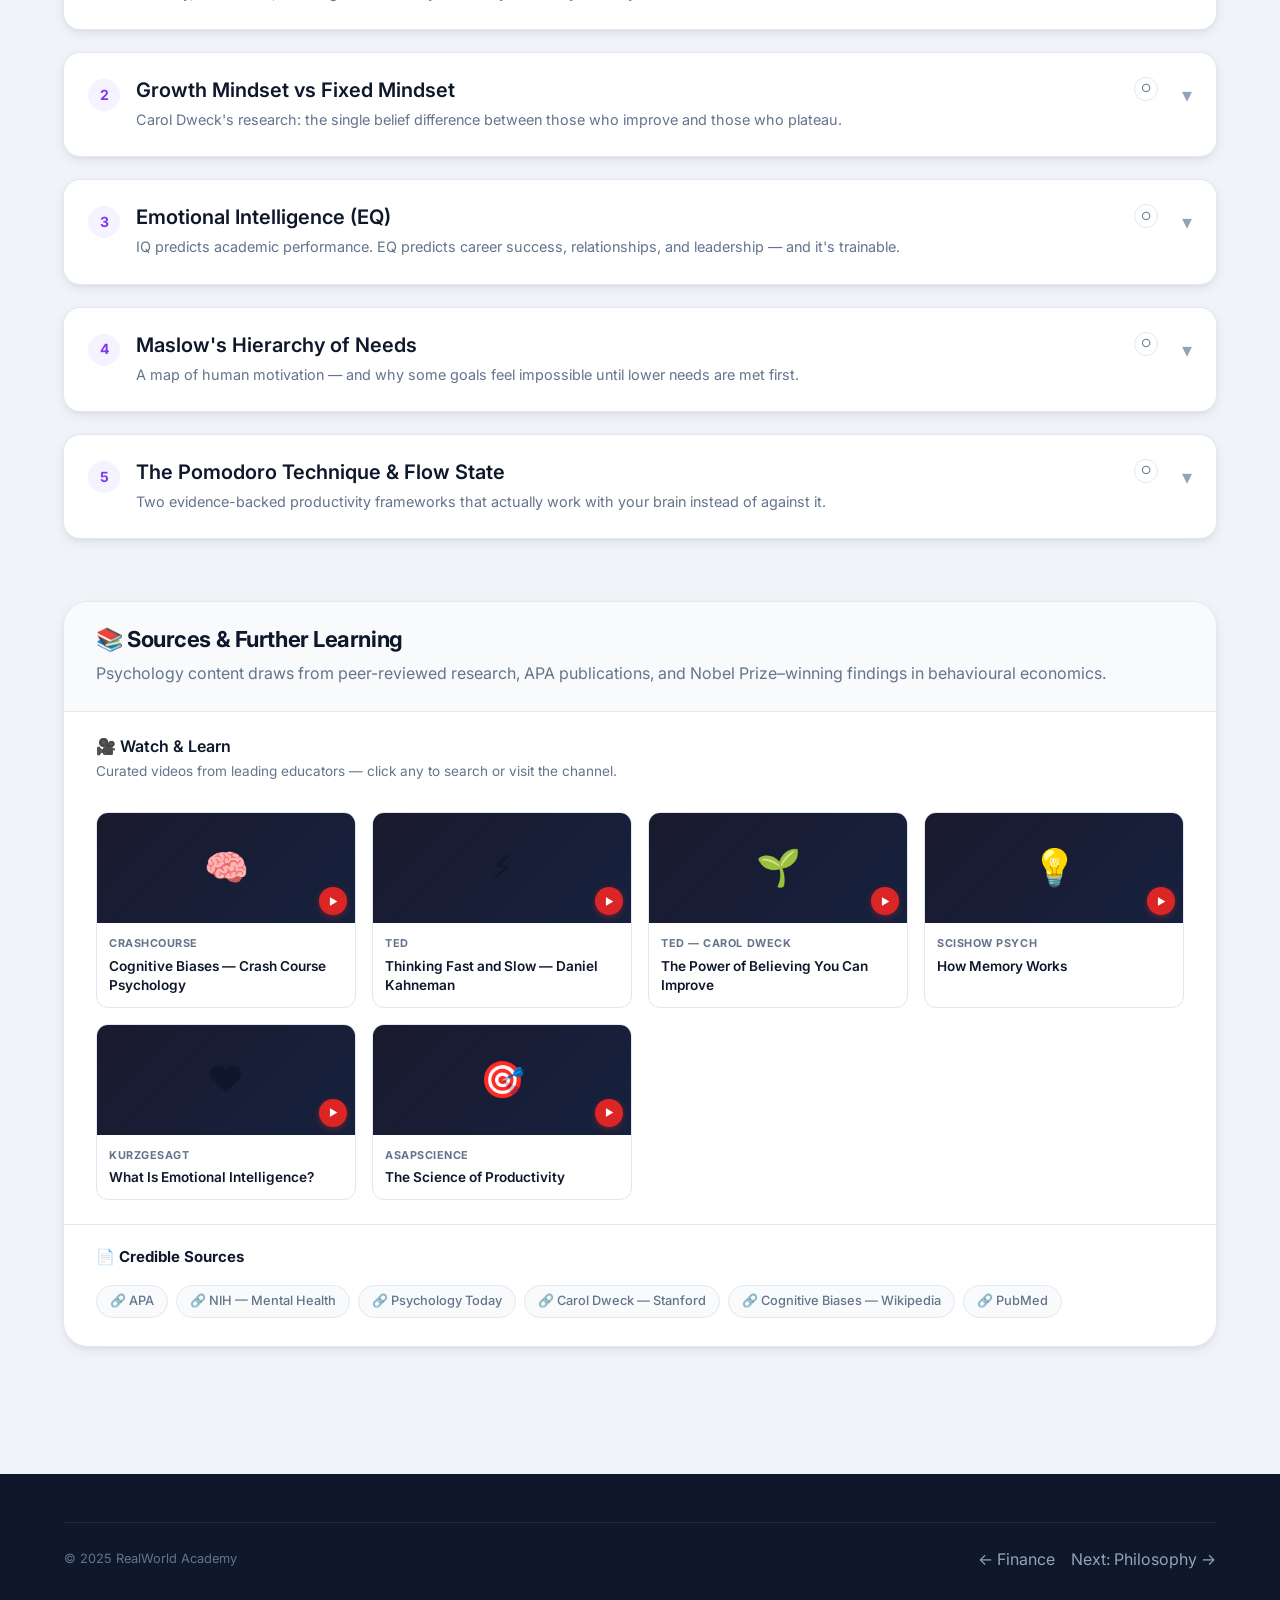
<file: pages/psychology.html>
<!DOCTYPE html>
<html lang="en">
<head>
  <meta charset="UTF-8" />
  <meta name="viewport" content="width=device-width, initial-scale=1.0" />
  <title>Psychology — RealWorld Academy</title>
  <link rel="preconnect" href="https://fonts.googleapis.com">
  <link href="https://fonts.googleapis.com/css2?family=Inter:wght@400;500;600;700;800&display=swap" rel="stylesheet">
  <meta name="description" content="Understand cognitive biases, emotional intelligence, memory, and mindset. A practical guide to how your brain works and how to work with it. By RealWorld Academy.">
  <meta name="author" content="Saumitra Phatak">
  <link rel="canonical" href="https://saumitraphatak.github.io/realworld-academy/pages/psychology.html">
  <meta property="og:type" content="article">
  <meta property="og:title" content="Psychology & Cognitive Biases — RealWorld Academy">
  <meta property="og:description" content="Cognitive biases, emotional intelligence, memory, and mindset — a practical guide to understanding how your brain actually works.">
  <meta property="og:url" content="https://saumitraphatak.github.io/realworld-academy/pages/psychology.html">
  <meta property="og:site_name" content="RealWorld Academy">
  <meta name="twitter:card" content="summary">
  <meta name="twitter:title" content="Psychology & Cognitive Biases">
  <meta name="twitter:description" content="Cognitive biases, emotional intelligence, memory, and mindset — a practical guide to understanding how your brain actually works.">
  <script type="application/ld+json">{"@context":"https://schema.org","@type":"Article","name":"Psychology & Cognitive Biases","description":"Cognitive biases, emotional intelligence, memory, and mindset — a practical guide to understanding how your brain actually works.","url":"https://saumitraphatak.github.io/realworld-academy/pages/psychology.html","author":{"@type":"Person","name":"Saumitra Phatak"}}</script>
  <link rel="stylesheet" href="../css/styles.css">
</head>
<body>

<nav class="nav" id="main-nav"></nav>

<section class="page-hero section">
  <div class="container">
    <div class="breadcrumb"><a href="../index.html">Home</a><span>›</span><span>Psychology</span></div>
    <div class="page-hero-icon" style="background:var(--psych-bg)">🧠</div>
    <h1>Psychology</h1>
    <p class="lead">You make thousands of decisions daily — most are hijacked by invisible mental shortcuts. Understanding your mind is the first step to actually controlling it.</p>
  </div>
</section>

<section class="section" style="padding-top:0">
<div class="container">

  <div class="section-title">
    <h2>Cognitive Biases: Your Brain's Hidden Bugs</h2>
    <p>A cognitive bias is a systematic pattern of deviation from rational thinking. You have ~200 of them. Here are the ones that impact daily life most.</p>
  </div>

  <div class="bias-grid">
    <div class="bias-card">
      <h4>🔍 Confirmation Bias</h4>
      <p>The tendency to search for, favor, and recall information that confirms your existing beliefs — and ignore contradicting evidence.</p>
      <div class="example">"I knew vaccines were dangerous — I saw a story about it." (While ignoring thousands of safe outcomes.)</div>
    </div>
    <div class="bias-card">
      <h4>📰 Availability Heuristic</h4>
      <p>Judging probability based on how easily examples come to mind. Dramatic events feel more common than they are because media amplifies them.</p>
      <div class="example">Plane crashes feel more dangerous than car rides, despite being 95x safer per mile. You've seen more crash footage.</div>
    </div>
    <div class="bias-card">
      <h4>🏆 Dunning-Kruger Effect</h4>
      <p>People with limited knowledge overestimate their competence. True experts often underestimate theirs. The "I've done 5 hours of research" problem.</p>
      <div class="example">Watching 10 YouTube videos about investing and thinking you've outsmarted Wall Street professionals with decades of experience.</div>
    </div>
    <div class="bias-card">
      <h4>📉 Loss Aversion</h4>
      <p>Losing $100 feels roughly twice as bad as gaining $100 feels good. This leads to holding losing investments too long and selling winning ones too early.</p>
      <div class="example">Refusing to sell a bad investment because "it hasn't recovered yet" — keeping a losing bet because you can't face the loss.</div>
    </div>
    <div class="bias-card">
      <h4>⚓ Anchoring Bias</h4>
      <p>Over-relying on the first piece of information encountered. The "anchor" disproportionately shapes all subsequent judgments.</p>
      <div class="example">A $1,000 jacket marked down to $600 seems like a deal. Without the $1,000 anchor, you'd never spend $600 on a jacket.</div>
    </div>
    <div class="bias-card">
      <h4>👥 Bandwagon Effect</h4>
      <p>Adopting beliefs and behaviors because many others do. Also called "social proof." Our tribal brains treat popularity as evidence of correctness.</p>
      <div class="example">Buying a stock because "everyone's talking about it" — which is usually when it's already overpriced and you're the last one in.</div>
    </div>
    <div class="bias-card">
      <h4>🎭 Fundamental Attribution Error</h4>
      <p>Overattributing others' behavior to their personality while underattributing it to circumstances — but doing the opposite for yourself.</p>
      <div class="example">"That person cut me off because they're a terrible person." (But when YOU cut someone off: "I was running late.")</div>
    </div>
    <div class="bias-card">
      <h4>🔄 Sunk Cost Fallacy</h4>
      <p>Continuing a behavior based on previously invested resources (time, money, emotion) rather than future value. "I've already paid for it, so I should use it."</p>
      <div class="example">Finishing a terrible book because you've read 200 pages. The 200 pages are gone — the only question is whether the next 100 pages are worth your time.</div>
    </div>
    <div class="bias-card">
      <h4>👁️ Blind Spot Bias</h4>
      <p>Recognizing biases in others but not in yourself. "I'm not biased, but that person clearly is." The most ironic bias of all.</p>
      <div class="example">Reading this list and thinking "I know people exactly like this" instead of recognizing yourself in any of them.</div>
    </div>
  </div>

  <hr class="divider">

  <div class="section-title">
    <h2>How Memory Actually Works</h2>
    <p>School taught you to memorize facts. Understanding how memory works helps you learn faster and retain more.</p>
  </div>

  <div class="topics">
    <div class="topic-card">
      <div class="topic-header">
        <div class="topic-header-left">
          <div class="topic-num" style="background:var(--psych-bg);color:var(--psych)">1</div>
          <div>
            <h3>The Three Types of Memory</h3>
            <p>Sensory, short-term, and long-term memory work very differently — and you can hack each one.</p>
          </div>
        </div>
        <span class="topic-chevron">▾</span>
      </div>
      <div class="topic-body">
        <div class="topic-content">
          <div class="info-grid">
            <div class="info-block">
              <h4>⚡ Sensory Memory (milliseconds)</h4>
              <p>Everything your senses pick up. Only things that grab your attention move forward. This is why you can't multitask — your attention is the bottleneck.</p>
            </div>
            <div class="info-block">
              <h4>🗂️ Working Memory (seconds to minutes)</h4>
              <p>Your "mental desktop" — holds about 7 items (±2) at once. This is why 10-digit phone numbers feel hard: 7 digits? Easy. 10 digits? You need to chunk them.</p>
            </div>
            <div class="info-block">
              <h4>💾 Long-Term Memory (years to lifetime)</h4>
              <p>Virtually unlimited storage. The challenge is encoding (getting things in) and retrieval (getting them out). Sleep is essential for consolidation — during sleep, your brain moves memories from short to long-term.</p>
            </div>
          </div>
          <div class="callout callout-tip" style="margin-top:1.5rem">
            <span class="callout-icon">🔁</span>
            <div>
              <h4>Spaced Repetition: The Science of Not Forgetting</h4>
              <p>Review material at increasing intervals (1 day → 3 days → 1 week → 2 weeks → 1 month). Apps like Anki use this algorithm. Spaced repetition is 200–400% more effective than rereading notes. Language learners who use it retain vocabulary 5x longer.</p>
            </div>
          </div>
        </div>
      </div>
    </div>

    <div class="topic-card">
      <div class="topic-header">
        <div class="topic-header-left">
          <div class="topic-num" style="background:var(--psych-bg);color:var(--psych)">2</div>
          <div>
            <h3>Growth Mindset vs Fixed Mindset</h3>
            <p>Carol Dweck's research: the single belief difference between those who improve and those who plateau.</p>
          </div>
        </div>
        <span class="topic-chevron">▾</span>
      </div>
      <div class="topic-body">
        <div class="topic-content">
          <div class="info-grid">
            <div class="info-block" style="border-top:3px solid #dc2626">
              <h4>❌ Fixed Mindset</h4>
              <p>Belief: Intelligence and talent are fixed traits you either have or don't. Result: Avoiding challenges (fear of looking dumb), giving up quickly, feeling threatened by others' success.</p>
            </div>
            <div class="info-block" style="border-top:3px solid var(--finance)">
              <h4>✅ Growth Mindset</h4>
              <p>Belief: Abilities develop through dedication and hard work. Result: Embracing challenges, persisting through failure, finding lessons in criticism, feeling inspired by others' success.</p>
            </div>
          </div>
          <p style="margin-top:1.5rem">Dweck's 25-year research across thousands of students found growth mindset students consistently outperformed fixed mindset peers — not because they were smarter, but because they kept trying longer and tried harder strategies.</p>
          <div class="callout callout-tip">
            <span class="callout-icon">🗣️</span>
            <div>
              <h4>One word changes everything: "yet"</h4>
              <p>"I can't do this" → "I can't do this yet." The word "yet" signals your brain that this is a learning problem, not an identity problem. Dweck's studies show this simple linguistic shift measurably improves performance.</p>
            </div>
          </div>
        </div>
      </div>
    </div>

    <div class="topic-card">
      <div class="topic-header">
        <div class="topic-header-left">
          <div class="topic-num" style="background:var(--psych-bg);color:var(--psych)">3</div>
          <div>
            <h3>Emotional Intelligence (EQ)</h3>
            <p>IQ predicts academic performance. EQ predicts career success, relationships, and leadership — and it's trainable.</p>
          </div>
        </div>
        <span class="topic-chevron">▾</span>
      </div>
      <div class="topic-body">
        <div class="topic-content">
          <p>Daniel Goleman's model has 5 components — each one a skill you can develop:</p>
          <div class="steps" style="margin-top:1.5rem">
            <div class="step">
              <div class="step-num" style="background:var(--psych-bg);color:var(--psych)">1</div>
              <div class="step-content"><h4>Self-Awareness</h4><p>Knowing your emotions as they happen. Practice: name the emotion. "I'm feeling anxious" is more useful than just feeling anxious.</p></div>
            </div>
            <div class="step">
              <div class="step-num" style="background:var(--psych-bg);color:var(--psych)">2</div>
              <div class="step-content"><h4>Self-Regulation</h4><p>Managing your emotional reactions. The space between stimulus and response is where growth lives. Pause before reacting.</p></div>
            </div>
            <div class="step">
              <div class="step-num" style="background:var(--psych-bg);color:var(--psych)">3</div>
              <div class="step-content"><h4>Motivation</h4><p>Internal drive beyond money or status. People with high EQ are motivated by mastery, purpose, and contribution — not just external rewards.</p></div>
            </div>
            <div class="step">
              <div class="step-num" style="background:var(--psych-bg);color:var(--psych)">4</div>
              <div class="step-content"><h4>Empathy</h4><p>Understanding others' emotions. Not "how would I feel" but "how does this person feel given their context." It requires actually listening.</p></div>
            </div>
            <div class="step">
              <div class="step-num" style="background:var(--psych-bg);color:var(--psych)">5</div>
              <div class="step-content"><h4>Social Skills</h4><p>Managing relationships and building networks. EQ is the backbone of leadership — studies consistently show it outweighs IQ for managerial effectiveness.</p></div>
            </div>
          </div>
        </div>
      </div>
    </div>

    <div class="topic-card">
      <div class="topic-header">
        <div class="topic-header-left">
          <div class="topic-num" style="background:var(--psych-bg);color:var(--psych)">4</div>
          <div>
            <h3>Maslow's Hierarchy of Needs</h3>
            <p>A map of human motivation — and why some goals feel impossible until lower needs are met first.</p>
          </div>
        </div>
        <span class="topic-chevron">▾</span>
      </div>
      <div class="topic-body">
        <div class="topic-content">
          <div style="background:var(--psych-bg);border-radius:var(--radius);padding:1.5rem;margin-bottom:1.5rem">
            <div style="display:flex;flex-direction:column;gap:0.5rem;max-width:600px;margin:0 auto">
              <div style="background:#7c3aed;color:white;padding:0.75rem;text-align:center;border-radius:0.5rem;font-weight:600">Self-Actualization — reaching your full potential, creativity</div>
              <div style="background:#8b5cf6;color:white;padding:0.75rem;text-align:center;border-radius:0.5rem;font-weight:600">Esteem — respect, status, achievement, self-confidence</div>
              <div style="background:#a78bfa;color:white;padding:0.75rem;text-align:center;border-radius:0.5rem;font-weight:600">Love & Belonging — friends, family, intimacy, community</div>
              <div style="background:#c4b5fd;color:#3730a3;padding:0.75rem;text-align:center;border-radius:0.5rem;font-weight:600">Safety — security, employment, health, property</div>
              <div style="background:#ddd6fe;color:#3730a3;padding:0.75rem;text-align:center;border-radius:0.5rem;font-weight:600">Physiological — food, water, warmth, sleep</div>
            </div>
          </div>
          <p>You can't focus on self-actualization (becoming the best version of yourself) if you're worried about paying rent. This hierarchy explains why advice like "just follow your passion" often fails people in difficult circumstances — and why reducing anxiety and meeting basic needs is prerequisite to flourishing.</p>
        </div>
      </div>
    </div>

    <div class="topic-card">
      <div class="topic-header">
        <div class="topic-header-left">
          <div class="topic-num" style="background:var(--psych-bg);color:var(--psych)">5</div>
          <div>
            <h3>The Pomodoro Technique & Flow State</h3>
            <p>Two evidence-backed productivity frameworks that actually work with your brain instead of against it.</p>
          </div>
        </div>
        <span class="topic-chevron">▾</span>
      </div>
      <div class="topic-body">
        <div class="topic-content">
          <div class="info-grid">
            <div class="info-block">
              <h4>🍅 Pomodoro Technique</h4>
              <p>Work 25 minutes, rest 5 minutes. After 4 cycles, take a 15–30 minute break. Developed by Francesco Cirillo. Works because it makes procrastination feel manageable ("just 25 minutes") and prevents the fatigue that makes deep work impossible.</p>
            </div>
            <div class="info-block">
              <h4>🌊 Flow State (Csikszentmihalyi)</h4>
              <p>Complete absorption in a challenging but achievable task. Triggers: clear goals, immediate feedback, challenge slightly above current skill. Flow produces 5x more output than normal work — and feels effortless. It's the opposite of multitasking.</p>
            </div>
          </div>
          <div class="callout callout-warn">
            <span class="callout-icon">📱</span>
            <div>
              <h4>Your phone is destroying your ability to focus</h4>
              <p>Each notification interrupts you for an average of 23 minutes of recovery time — not 23 seconds. A study found that having a smartphone visible on a desk (even face down, even off) measurably reduces cognitive capacity of people nearby. Phone in another room = significantly better cognitive performance.</p>
            </div>
          </div>
        </div>
      </div>
    </div>

  </div>

</div>
</section>

<div id="page-resources"></div>

<footer class="footer">
  <div class="footer-inner">
    <div class="footer-bottom">
      <p>© 2025 RealWorld Academy</p>
      <div style="display:flex;gap:1rem">
        <a href="finance.html" style="color:#94a3b8">← Finance</a>
        <a href="philosophy.html" style="color:#94a3b8">Next: Philosophy →</a>
      </div>
    </div>
  </div>
</footer>

<script src="../js/nav.js"></script>
<script src="../js/resources.js"></script>
<script>renderNav('psychology'); renderResources('psychology');</script>
</body>
</html>
</file>
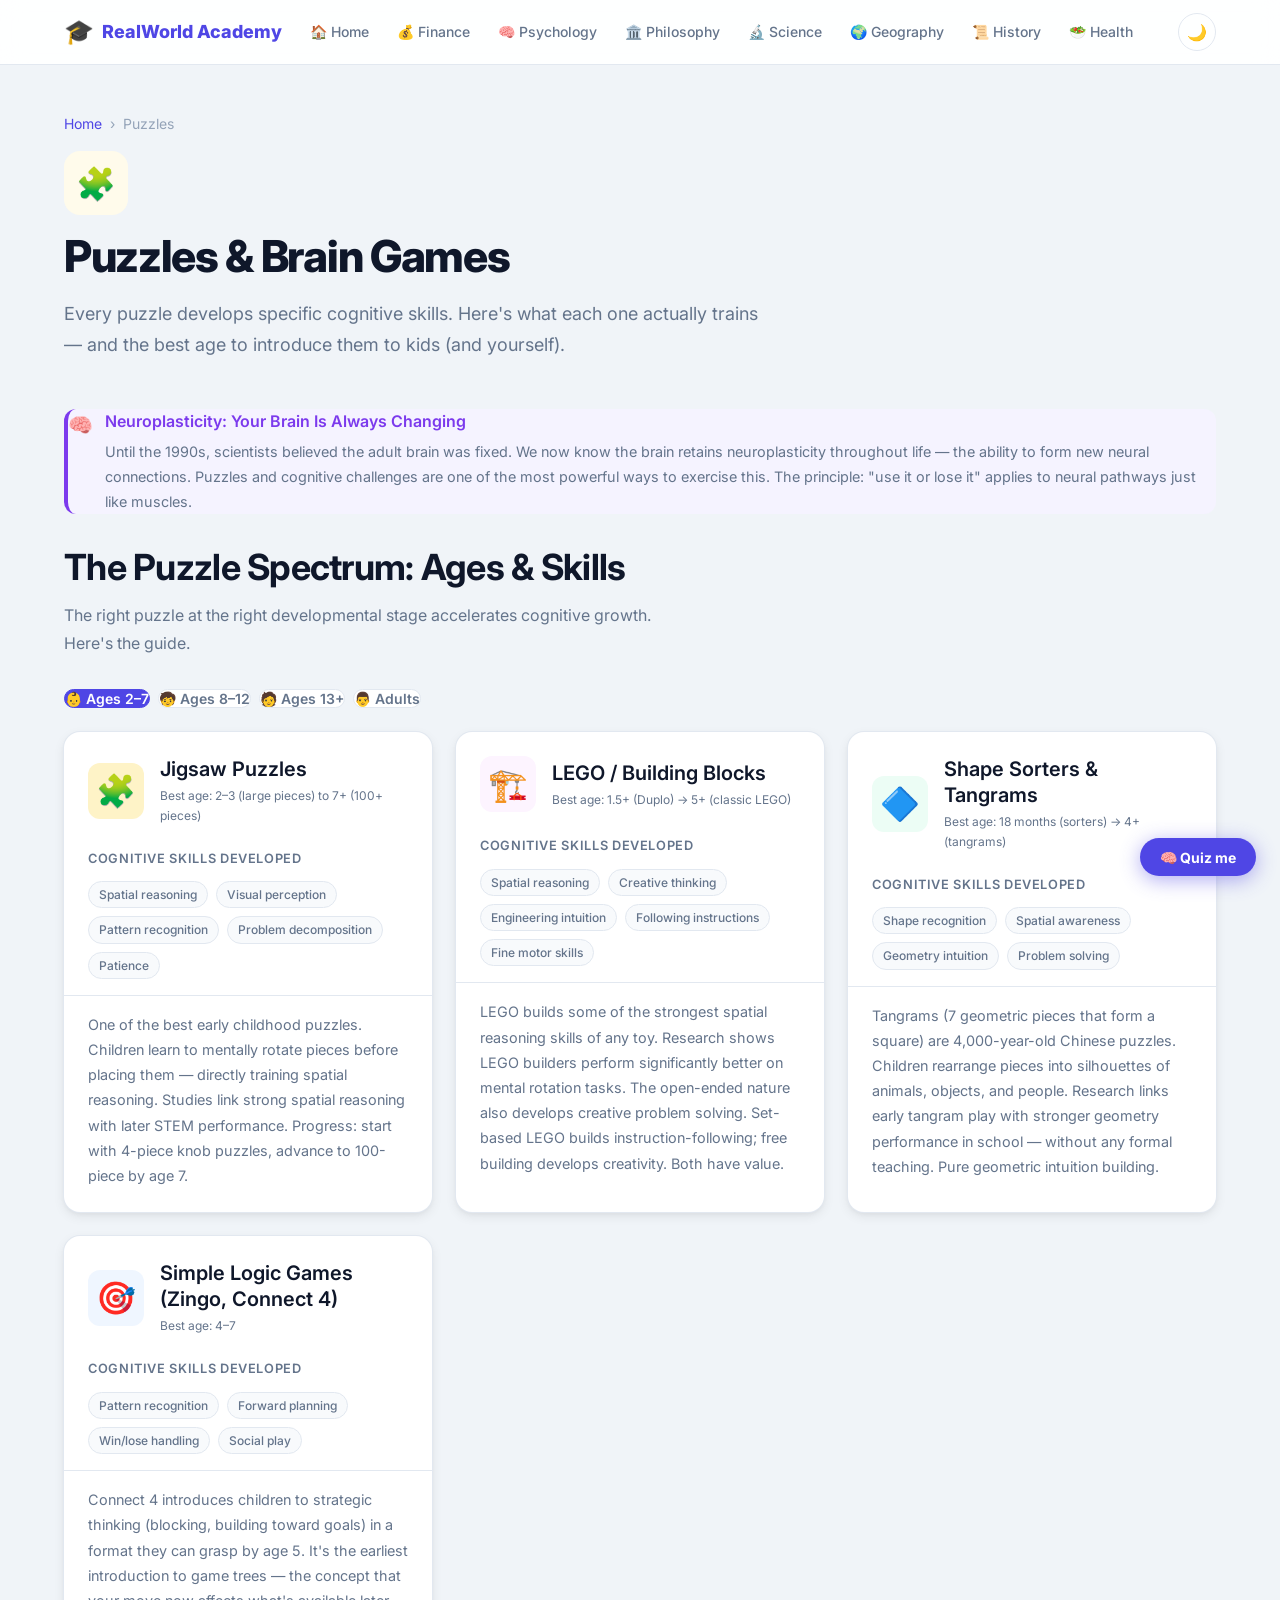
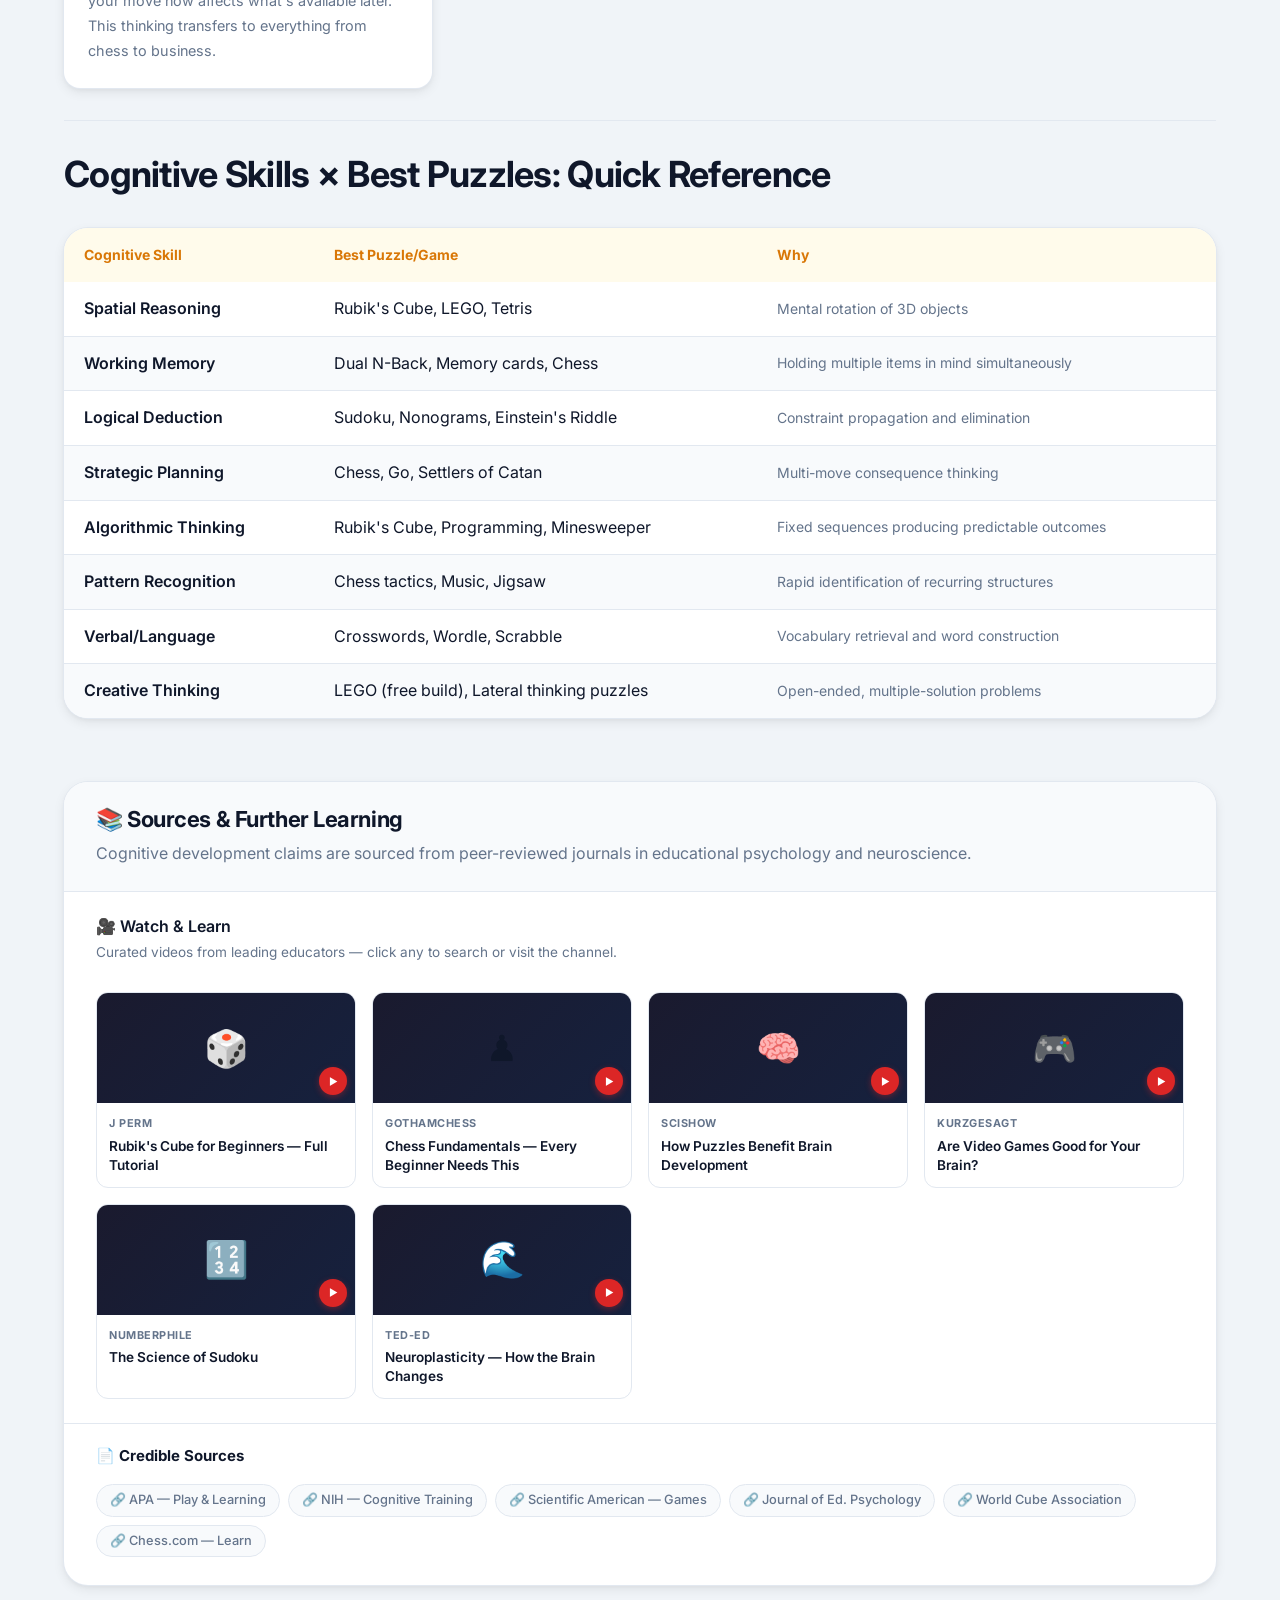
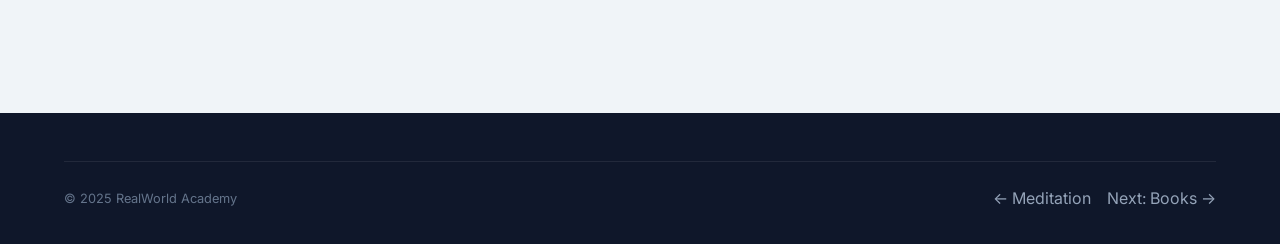
<file: pages/puzzles.html>
<!DOCTYPE html>
<html lang="en">
<head>
  <meta charset="UTF-8" />
  <meta name="viewport" content="width=device-width, initial-scale=1.0" />
  <title>Puzzles & Brain Games — RealWorld Academy</title>
  <link rel="preconnect" href="https://fonts.googleapis.com">
  <link href="https://fonts.googleapis.com/css2?family=Inter:wght@400;500;600;700;800&display=swap" rel="stylesheet">
  <meta name="description" content="Age-appropriate puzzle guide, cognitive skill development, and brain training for all ages. Sharpen your thinking with RealWorld Academy.">
  <meta name="author" content="Saumitra Phatak">
  <link rel="canonical" href="https://saumitraphatak.github.io/realworld-academy/pages/puzzles.html">
  <meta property="og:type" content="article">
  <meta property="og:title" content="Puzzles & Brain Games — RealWorld Academy">
  <meta property="og:description" content="Age-appropriate puzzles, cognitive skill development, and brain training — sharpen your thinking at any age.">
  <meta property="og:url" content="https://saumitraphatak.github.io/realworld-academy/pages/puzzles.html">
  <meta property="og:site_name" content="RealWorld Academy">
  <meta name="twitter:card" content="summary">
  <meta name="twitter:title" content="Puzzles & Brain Games">
  <meta name="twitter:description" content="Age-appropriate puzzles, cognitive skill development, and brain training — sharpen your thinking at any age.">
  <script type="application/ld+json">{"@context":"https://schema.org","@type":"Article","name":"Puzzles & Brain Games","description":"Age-appropriate puzzles, cognitive skill development, and brain training — sharpen your thinking at any age.","url":"https://saumitraphatak.github.io/realworld-academy/pages/puzzles.html","author":{"@type":"Person","name":"Saumitra Phatak"}}</script>
  <link rel="stylesheet" href="../css/styles.css">
</head>
<body>

<nav class="nav" id="main-nav"></nav>

<section class="page-hero section">
  <div class="container">
    <div class="breadcrumb"><a href="../index.html">Home</a><span>›</span><span>Puzzles</span></div>
    <div class="page-hero-icon" style="background:var(--puz-bg)">🧩</div>
    <h1>Puzzles & Brain Games</h1>
    <p class="lead">Every puzzle develops specific cognitive skills. Here's what each one actually trains — and the best age to introduce them to kids (and yourself).</p>
  </div>
</section>

<section class="section" style="padding-top:0">
<div class="container">

  <div class="callout callout-fact" style="margin-bottom:2rem">
    <span class="callout-icon">🧠</span>
    <div>
      <h4>Neuroplasticity: Your Brain Is Always Changing</h4>
      <p>Until the 1990s, scientists believed the adult brain was fixed. We now know the brain retains neuroplasticity throughout life — the ability to form new neural connections. Puzzles and cognitive challenges are one of the most powerful ways to exercise this. The principle: "use it or lose it" applies to neural pathways just like muscles.</p>
    </div>
  </div>

  <!-- AGE GUIDE -->
  <div class="section-title">
    <h2>The Puzzle Spectrum: Ages & Skills</h2>
    <p>The right puzzle at the right developmental stage accelerates cognitive growth. Here's the guide.</p>
  </div>

  <!-- AGE TABS -->
  <div class="tabs">
    <button class="tab-btn active" data-group="age" data-tab="kids">👶 Ages 2–7</button>
    <button class="tab-btn" data-group="age" data-tab="middle">🧒 Ages 8–12</button>
    <button class="tab-btn" data-group="age" data-tab="teen">🧑 Ages 13+</button>
    <button class="tab-btn" data-group="age" data-tab="adult">👨 Adults</button>
  </div>

  <div class="tab-panel active" data-group="age" data-tab="kids">
    <div class="puzzle-grid">
      <div class="puzzle-card">
        <div class="puzzle-top">
          <div class="puzzle-icon-wrap" style="background:#fef3c7">🧩</div>
          <div><h3>Jigsaw Puzzles</h3><div class="age-badge">Best age: 2–3 (large pieces) to 7+ (100+ pieces)</div></div>
        </div>
        <div class="puzzle-skills">
          <h4>Cognitive Skills Developed</h4>
          <div class="skill-tags">
            <span class="skill-tag">Spatial reasoning</span>
            <span class="skill-tag">Visual perception</span>
            <span class="skill-tag">Pattern recognition</span>
            <span class="skill-tag">Problem decomposition</span>
            <span class="skill-tag">Patience</span>
          </div>
        </div>
        <div class="puzzle-desc">
          <p>One of the best early childhood puzzles. Children learn to mentally rotate pieces before placing them — directly training spatial reasoning. Studies link strong spatial reasoning with later STEM performance. Progress: start with 4-piece knob puzzles, advance to 100-piece by age 7.</p>
        </div>
      </div>

      <div class="puzzle-card">
        <div class="puzzle-top">
          <div class="puzzle-icon-wrap" style="background:#fdf4ff">🏗️</div>
          <div><h3>LEGO / Building Blocks</h3><div class="age-badge">Best age: 1.5+ (Duplo) → 5+ (classic LEGO)</div></div>
        </div>
        <div class="puzzle-skills">
          <h4>Cognitive Skills Developed</h4>
          <div class="skill-tags">
            <span class="skill-tag">Spatial reasoning</span>
            <span class="skill-tag">Creative thinking</span>
            <span class="skill-tag">Engineering intuition</span>
            <span class="skill-tag">Following instructions</span>
            <span class="skill-tag">Fine motor skills</span>
          </div>
        </div>
        <div class="puzzle-desc">
          <p>LEGO builds some of the strongest spatial reasoning skills of any toy. Research shows LEGO builders perform significantly better on mental rotation tasks. The open-ended nature also develops creative problem solving. Set-based LEGO builds instruction-following; free building develops creativity. Both have value.</p>
        </div>
      </div>

      <div class="puzzle-card">
        <div class="puzzle-top">
          <div class="puzzle-icon-wrap" style="background:#ecfdf5">🔷</div>
          <div><h3>Shape Sorters & Tangrams</h3><div class="age-badge">Best age: 18 months (sorters) → 4+ (tangrams)</div></div>
        </div>
        <div class="puzzle-skills">
          <h4>Cognitive Skills Developed</h4>
          <div class="skill-tags">
            <span class="skill-tag">Shape recognition</span>
            <span class="skill-tag">Spatial awareness</span>
            <span class="skill-tag">Geometry intuition</span>
            <span class="skill-tag">Problem solving</span>
          </div>
        </div>
        <div class="puzzle-desc">
          <p>Tangrams (7 geometric pieces that form a square) are 4,000-year-old Chinese puzzles. Children rearrange pieces into silhouettes of animals, objects, and people. Research links early tangram play with stronger geometry performance in school — without any formal teaching. Pure geometric intuition building.</p>
        </div>
      </div>

      <div class="puzzle-card">
        <div class="puzzle-top">
          <div class="puzzle-icon-wrap" style="background:#eff6ff">🎯</div>
          <div><h3>Simple Logic Games (Zingo, Connect 4)</h3><div class="age-badge">Best age: 4–7</div></div>
        </div>
        <div class="puzzle-skills">
          <h4>Cognitive Skills Developed</h4>
          <div class="skill-tags">
            <span class="skill-tag">Pattern recognition</span>
            <span class="skill-tag">Forward planning</span>
            <span class="skill-tag">Win/lose handling</span>
            <span class="skill-tag">Social play</span>
          </div>
        </div>
        <div class="puzzle-desc">
          <p>Connect 4 introduces children to strategic thinking (blocking, building toward goals) in a format they can grasp by age 5. It's the earliest introduction to game trees — the concept that your move now affects what's available later. This thinking transfers to everything from chess to business.</p>
        </div>
      </div>
    </div>
  </div>

  <div class="tab-panel" data-group="age" data-tab="middle">
    <div class="puzzle-grid">

      <div class="puzzle-card">
        <div class="puzzle-top">
          <div class="puzzle-icon-wrap" style="background:#fef3c7">🎲</div>
          <div><h3>Rubik's Cube</h3><div class="age-badge">Best age: 7–10 (first solve), mastery throughout life</div></div>
        </div>
        <div class="puzzle-skills">
          <h4>What the Rubik's Cube Actually Develops</h4>
          <div class="skill-tags">
            <span class="skill-tag">🧠 Algorithmic thinking</span>
            <span class="skill-tag">🔷 Spatial reasoning</span>
            <span class="skill-tag">💾 Working memory</span>
            <span class="skill-tag">⛓️ Sequence planning</span>
            <span class="skill-tag">🔄 Pattern recognition</span>
            <span class="skill-tag">🏆 Persistence</span>
          </div>
        </div>
        <div class="puzzle-desc">
          <p>The Rubik's Cube is unique: it requires you to internalize algorithms (sequences of moves that produce specific results regardless of other cube state). This is the exact mental model used in programming, mathematics, and engineering. Learning the beginner's method takes 1–2 hours. Speedcubing (under 1 minute) takes weeks to months. Children who solve it develop comfort with complex, non-linear problem solving that transfers widely.</p>
          <p style="margin-top:0.75rem"><strong>Start here:</strong> Learn the "beginner's layer method" — solve bottom layer, then middle layer, then top layer using 5 algorithms. YouTube "Rubik's cube for beginners" — JPERM's tutorial is the gold standard.</p>
        </div>
      </div>

      <div class="puzzle-card">
        <div class="puzzle-top">
          <div class="puzzle-icon-wrap" style="background:#ecfdf5">♟️</div>
          <div><h3>Chess</h3><div class="age-badge">Best age: 6+ (rules), 8+ (strategy)</div></div>
        </div>
        <div class="puzzle-skills">
          <h4>What Chess Actually Develops</h4>
          <div class="skill-tags">
            <span class="skill-tag">Strategic thinking</span>
            <span class="skill-tag">Pattern recognition</span>
            <span class="skill-tag">Consequence thinking</span>
            <span class="skill-tag">Concentration</span>
            <span class="skill-tag">Decision under pressure</span>
            <span class="skill-tag">Visualization</span>
          </div>
        </div>
        <div class="puzzle-desc">
          <p>Chess is one of the most researched cognitive development tools. Studies in Venezuela, the US, and Armenia found chess instruction improves reading ability, math scores, and IQ scores — effects particularly strong in disadvantaged children. The key skill: chess players learn to "see" 3–5 moves ahead and hold multiple board states in working memory simultaneously.</p>
          <p style="margin-top:0.75rem">Apps: Chess.com (free), Lichess (completely free & open source). Start with puzzles (tactics) before full games. Puzzles build pattern recognition faster than games alone.</p>
        </div>
      </div>

      <div class="puzzle-card">
        <div class="puzzle-top">
          <div class="puzzle-icon-wrap" style="background:#eff6ff">🔢</div>
          <div><h3>Sudoku</h3><div class="age-badge">Best age: 8+ (picture sudoku 5+)</div></div>
        </div>
        <div class="puzzle-skills">
          <h4>What Sudoku Develops</h4>
          <div class="skill-tags">
            <span class="skill-tag">Logical deduction</span>
            <span class="skill-tag">Systematic elimination</span>
            <span class="skill-tag">Constraint satisfaction</span>
            <span class="skill-tag">Concentration</span>
            <span class="skill-tag">Number comfort</span>
          </div>
        </div>
        <div class="puzzle-desc">
          <p>Sudoku is pure logic — no math required, despite the numbers. It teaches systematic elimination and constraint propagation: "This row has all digits except 3 and 7. This column forces it to be 3. Therefore it's 3." This exact reasoning pattern is used in programming, debugging, and scientific reasoning.</p>
          <p style="margin-top:0.75rem">Tip: Start with easy-rated sudoku from a newspaper. Never guess — if you're guessing, you've missed a logical deduction. Finding the missed deduction is the actual learning.</p>
        </div>
      </div>

      <div class="puzzle-card">
        <div class="puzzle-top">
          <div class="puzzle-icon-wrap" style="background:#fdf4ff">🗺️</div>
          <div><h3>Mastermind & Code-Breaking Games</h3><div class="age-badge">Best age: 8–12</div></div>
        </div>
        <div class="puzzle-skills">
          <h4>What These Games Develop</h4>
          <div class="skill-tags">
            <span class="skill-tag">Hypothesis testing</span>
            <span class="skill-tag">Information theory</span>
            <span class="skill-tag">Deductive reasoning</span>
            <span class="skill-tag">Scientific method</span>
          </div>
        </div>
        <div class="puzzle-desc">
          <p>Mastermind (1970s board game) is the scientific method in game form. You propose a hypothesis (color code), get feedback (right color + right place, or right color wrong place), update your model, and test again. This is identical to how scientists run experiments. Wordle is the modern digital equivalent — and became globally viral for good reason.</p>
        </div>
      </div>

    </div>
  </div>

  <div class="tab-panel" data-group="age" data-tab="teen">
    <div class="puzzle-grid">

      <div class="puzzle-card">
        <div class="puzzle-top">
          <div class="puzzle-icon-wrap" style="background:#ecfdf5">♟️</div>
          <div><h3>Chess (Advanced)</h3><div class="age-badge">Openings, endgames, tactics training</div></div>
        </div>
        <div class="puzzle-skills">
          <h4>Teen Chess Goals</h4>
          <div class="skill-tags">
            <span class="skill-tag">Opening theory</span>
            <span class="skill-tag">Endgame technique</span>
            <span class="skill-tag">Time management</span>
            <span class="skill-tag">Game analysis</span>
          </div>
        </div>
        <div class="puzzle-desc">
          <p>Teens can begin studying openings (first 10–15 moves of established lines), tactical motifs (forks, pins, skewers, discovered attacks), and endgame theory. Analyzing your own lost games is the fastest improvement method — it requires admitting mistakes and learning from them, a metacognitive skill that transfers far beyond chess.</p>
        </div>
      </div>

      <div class="puzzle-card">
        <div class="puzzle-top">
          <div class="puzzle-icon-wrap" style="background:#fef3c7">🧊</div>
          <div><h3>Twisty Puzzles Beyond Rubik's</h3><div class="age-badge">Ages 12+</div></div>
        </div>
        <div class="puzzle-skills">
          <h4>The Puzzle Family</h4>
          <div class="skill-tags">
            <span class="skill-tag">2x2 Pocket Cube</span>
            <span class="skill-tag">4x4 Rubik's Revenge</span>
            <span class="skill-tag">Pyraminx</span>
            <span class="skill-tag">Megaminx</span>
            <span class="skill-tag">Skewb</span>
          </div>
        </div>
        <div class="puzzle-desc">
          <p>Once you can solve the 3x3 cube, the puzzle family opens up. The 2x2 is simpler (good for speed practice). The 4x4 introduces "parity" — error states that don't exist on 3x3, requiring new algorithms. The Pyraminx introduces tetrahedral geometry. Each new puzzle adds spatial reasoning complexity without repeating the same skills.</p>
        </div>
      </div>

      <div class="puzzle-card">
        <div class="puzzle-top">
          <div class="puzzle-icon-wrap" style="background:#eff6ff">🧩</div>
          <div><h3>Logic Puzzles & Riddles</h3><div class="age-badge">Ages 13+</div></div>
        </div>
        <div class="puzzle-skills">
          <h4>Types to Explore</h4>
          <div class="skill-tags">
            <span class="skill-tag">Nonograms/Picross</span>
            <span class="skill-tag">Hitori</span>
            <span class="skill-tag">Nurikabe</span>
            <span class="skill-tag">Slitherlink</span>
            <span class="skill-tag">Einstein's riddle</span>
          </div>
        </div>
        <div class="puzzle-desc">
          <p>Japanese logic puzzles (Nonograms, Hitori, Nurikabe) extend Sudoku's deductive logic into new domains. Nonograms (also called Picross or Griddlers) use number clues to reveal pixel art — combining logic with spatial reasoning. Einstein's riddle (and similar zebra puzzles) require systematically tracking 5 variables across 5 categories — excellent for working memory and deductive chaining.</p>
        </div>
      </div>

      <div class="puzzle-card">
        <div class="puzzle-top">
          <div class="puzzle-icon-wrap" style="background:#fdf4ff">🎮</div>
          <div><h3>Strategic Video Games</h3><div class="age-badge">Ages 14+</div></div>
        </div>
        <div class="puzzle-skills">
          <h4>Cognitive Value By Genre</h4>
          <div class="skill-tags">
            <span class="skill-tag">RTS: multitasking</span>
            <span class="skill-tag">Puzzle games: deduction</span>
            <span class="skill-tag">Survival: resource management</span>
            <span class="skill-tag">RPG: narrative thinking</span>
          </div>
        </div>
        <div class="puzzle-desc">
          <p>Not all games are equal cognitively. Real-time strategy games (Starcraft, Age of Empires) build remarkable multitasking and resource management under pressure. Puzzle games (The Witness, Portal, Baba Is You) build novel problem-solving. Action games measurably improve visual attention and reaction time. The key: games with increasing complexity and player agency — not passive consumption.</p>
        </div>
      </div>

    </div>
  </div>

  <div class="tab-panel" data-group="age" data-tab="adult">
    <div class="puzzle-grid">

      <div class="puzzle-card">
        <div class="puzzle-top">
          <div class="puzzle-icon-wrap" style="background:#eff6ff">📰</div>
          <div><h3>Crosswords & Word Games</h3><div class="age-badge">All adult ages</div></div>
        </div>
        <div class="puzzle-skills">
          <h4>What These Develop</h4>
          <div class="skill-tags">
            <span class="skill-tag">Vocabulary</span>
            <span class="skill-tag">Long-term memory retrieval</span>
            <span class="skill-tag">General knowledge</span>
            <span class="skill-tag">Verbal fluency</span>
          </div>
        </div>
        <div class="puzzle-desc">
          <p>Crosswords are one of the most studied cognitive activities in aging research. Regular crossword solvers in their 70s perform like people 10 years younger on cognitive tests. The mechanism: crosswords activate and reinforce vast networks of semantic memory — the more connections, the more resilient the memory system. Start with Monday NYT (easiest), progress to Thursday. Friday–Sunday are expert level.</p>
        </div>
      </div>

      <div class="puzzle-card">
        <div class="puzzle-top">
          <div class="puzzle-icon-wrap" style="background:#ecfdf5">🧶</div>
          <div><h3>Memory Card Games & Dual N-Back</h3><div class="age-badge">All ages — best cognitive training evidence</div></div>
        </div>
        <div class="puzzle-skills">
          <h4>What These Develop</h4>
          <div class="skill-tags">
            <span class="skill-tag">Working memory</span>
            <span class="skill-tag">Attention</span>
            <span class="skill-tag">Processing speed</span>
            <span class="skill-tag">Fluid intelligence</span>
          </div>
        </div>
        <div class="puzzle-desc">
          <p>Dual N-Back is one of the few cognitive training tasks with actual transfer evidence — improving working memory in the lab AND in real life tasks. Free apps available. The task: monitor two simultaneous streams (visual + audio) and identify when current stimulus matches N steps back. Start at N=1 and progress. 20 minutes/day shows measurable working memory improvement within weeks.</p>
        </div>
      </div>

      <div class="puzzle-card">
        <div class="puzzle-top">
          <div class="puzzle-icon-wrap" style="background:#fef3c7">🌳</div>
          <div><h3>Go (围棋 Wéiqí)</h3><div class="age-badge">Adults — deepest strategic game in existence</div></div>
        </div>
        <div class="puzzle-skills">
          <h4>What Go Develops</h4>
          <div class="skill-tags">
            <span class="skill-tag">Holistic thinking</span>
            <span class="skill-tag">Intuition vs analysis</span>
            <span class="skill-tag">Territorial reasoning</span>
            <span class="skill-tag">Pattern at scale</span>
          </div>
        </div>
        <div class="puzzle-desc">
          <p>Go is the world's oldest strategy game (2,500+ years). With 10¹⁷⁰ possible board configurations (more than atoms in the observable universe), it's more complex than chess. Unlike chess (which rewards tactics and calculation), Go rewards intuition, balance, and whole-board thinking. DeepMind's AlphaGo beating world champions in 2016 was considered AI's hardest challenge — harder than chess — because Go can't be solved by brute force calculation alone.</p>
        </div>
      </div>

      <div class="puzzle-card">
        <div class="puzzle-top">
          <div class="puzzle-icon-wrap" style="background:#fdf4ff">📚</div>
          <div><h3>Learning a Musical Instrument</h3><div class="age-badge">Best started young, beneficial at any age</div></div>
        </div>
        <div class="puzzle-skills">
          <h4>Cognitive Benefits</h4>
          <div class="skill-tags">
            <span class="skill-tag">Bimanual coordination</span>
            <span class="skill-tag">Auditory processing</span>
            <span class="skill-tag">Pattern reading</span>
            <span class="skill-tag">Emotional intelligence</span>
            <span class="skill-tag">Working memory</span>
          </div>
        </div>
        <div class="puzzle-desc">
          <p>Music training is one of the most cognitively demanding activities possible. Reading sheet music, coordinating both hands independently, processing auditory feedback, and maintaining rhythm simultaneously engage more brain regions than almost any other activity. Musicians on average have larger corpus callosums (the bridge connecting brain hemispheres) and show cognitive advantages that persist into old age.</p>
        </div>
      </div>

    </div>
  </div>

  <hr class="divider">

  <!-- QUICK REFERENCE TABLE -->
  <div class="section-title">
    <h2>Cognitive Skills × Best Puzzles: Quick Reference</h2>
  </div>

  <div style="background:white;border-radius:var(--radius-xl);box-shadow:var(--shadow-card);overflow:hidden">
    <table style="width:100%;border-collapse:collapse">
      <thead>
        <tr style="background:var(--puz-bg)">
          <th style="padding:1rem 1.25rem;text-align:left;font-size:0.875rem;color:var(--puzzles)">Cognitive Skill</th>
          <th style="padding:1rem 1.25rem;text-align:left;font-size:0.875rem;color:var(--puzzles)">Best Puzzle/Game</th>
          <th style="padding:1rem 1.25rem;text-align:left;font-size:0.875rem;color:var(--puzzles)">Why</th>
        </tr>
      </thead>
      <tbody>
        <tr style="border-bottom:1px solid var(--border)">
          <td style="padding:0.875rem 1.25rem;font-weight:600">Spatial Reasoning</td>
          <td style="padding:0.875rem 1.25rem">Rubik's Cube, LEGO, Tetris</td>
          <td style="padding:0.875rem 1.25rem;color:var(--text-muted);font-size:0.875rem">Mental rotation of 3D objects</td>
        </tr>
        <tr style="border-bottom:1px solid var(--border);background:var(--surface-2)">
          <td style="padding:0.875rem 1.25rem;font-weight:600">Working Memory</td>
          <td style="padding:0.875rem 1.25rem">Dual N-Back, Memory cards, Chess</td>
          <td style="padding:0.875rem 1.25rem;color:var(--text-muted);font-size:0.875rem">Holding multiple items in mind simultaneously</td>
        </tr>
        <tr style="border-bottom:1px solid var(--border)">
          <td style="padding:0.875rem 1.25rem;font-weight:600">Logical Deduction</td>
          <td style="padding:0.875rem 1.25rem">Sudoku, Nonograms, Einstein's Riddle</td>
          <td style="padding:0.875rem 1.25rem;color:var(--text-muted);font-size:0.875rem">Constraint propagation and elimination</td>
        </tr>
        <tr style="border-bottom:1px solid var(--border);background:var(--surface-2)">
          <td style="padding:0.875rem 1.25rem;font-weight:600">Strategic Planning</td>
          <td style="padding:0.875rem 1.25rem">Chess, Go, Settlers of Catan</td>
          <td style="padding:0.875rem 1.25rem;color:var(--text-muted);font-size:0.875rem">Multi-move consequence thinking</td>
        </tr>
        <tr style="border-bottom:1px solid var(--border)">
          <td style="padding:0.875rem 1.25rem;font-weight:600">Algorithmic Thinking</td>
          <td style="padding:0.875rem 1.25rem">Rubik's Cube, Programming, Minesweeper</td>
          <td style="padding:0.875rem 1.25rem;color:var(--text-muted);font-size:0.875rem">Fixed sequences producing predictable outcomes</td>
        </tr>
        <tr style="border-bottom:1px solid var(--border);background:var(--surface-2)">
          <td style="padding:0.875rem 1.25rem;font-weight:600">Pattern Recognition</td>
          <td style="padding:0.875rem 1.25rem">Chess tactics, Music, Jigsaw</td>
          <td style="padding:0.875rem 1.25rem;color:var(--text-muted);font-size:0.875rem">Rapid identification of recurring structures</td>
        </tr>
        <tr style="border-bottom:1px solid var(--border)">
          <td style="padding:0.875rem 1.25rem;font-weight:600">Verbal/Language</td>
          <td style="padding:0.875rem 1.25rem">Crosswords, Wordle, Scrabble</td>
          <td style="padding:0.875rem 1.25rem;color:var(--text-muted);font-size:0.875rem">Vocabulary retrieval and word construction</td>
        </tr>
        <tr style="background:var(--surface-2)">
          <td style="padding:0.875rem 1.25rem;font-weight:600">Creative Thinking</td>
          <td style="padding:0.875rem 1.25rem">LEGO (free build), Lateral thinking puzzles</td>
          <td style="padding:0.875rem 1.25rem;color:var(--text-muted);font-size:0.875rem">Open-ended, multiple-solution problems</td>
        </tr>
      </tbody>
    </table>
  </div>

</div>
</section>

<div id="page-resources"></div>

<footer class="footer">
  <div class="footer-inner">
    <div class="footer-bottom">
      <p>© 2025 RealWorld Academy</p>
      <div style="display:flex;gap:1rem">
        <a href="meditation.html" style="color:#94a3b8">← Meditation</a>
        <a href="books.html" style="color:#94a3b8">Next: Books →</a>
      </div>
    </div>
  </div>
</footer>

<script src="../js/nav.js"></script>
<script src="../js/resources.js"></script>
<script>renderNav('puzzles'); renderResources('puzzles');</script>
</body>
</html>
</file>
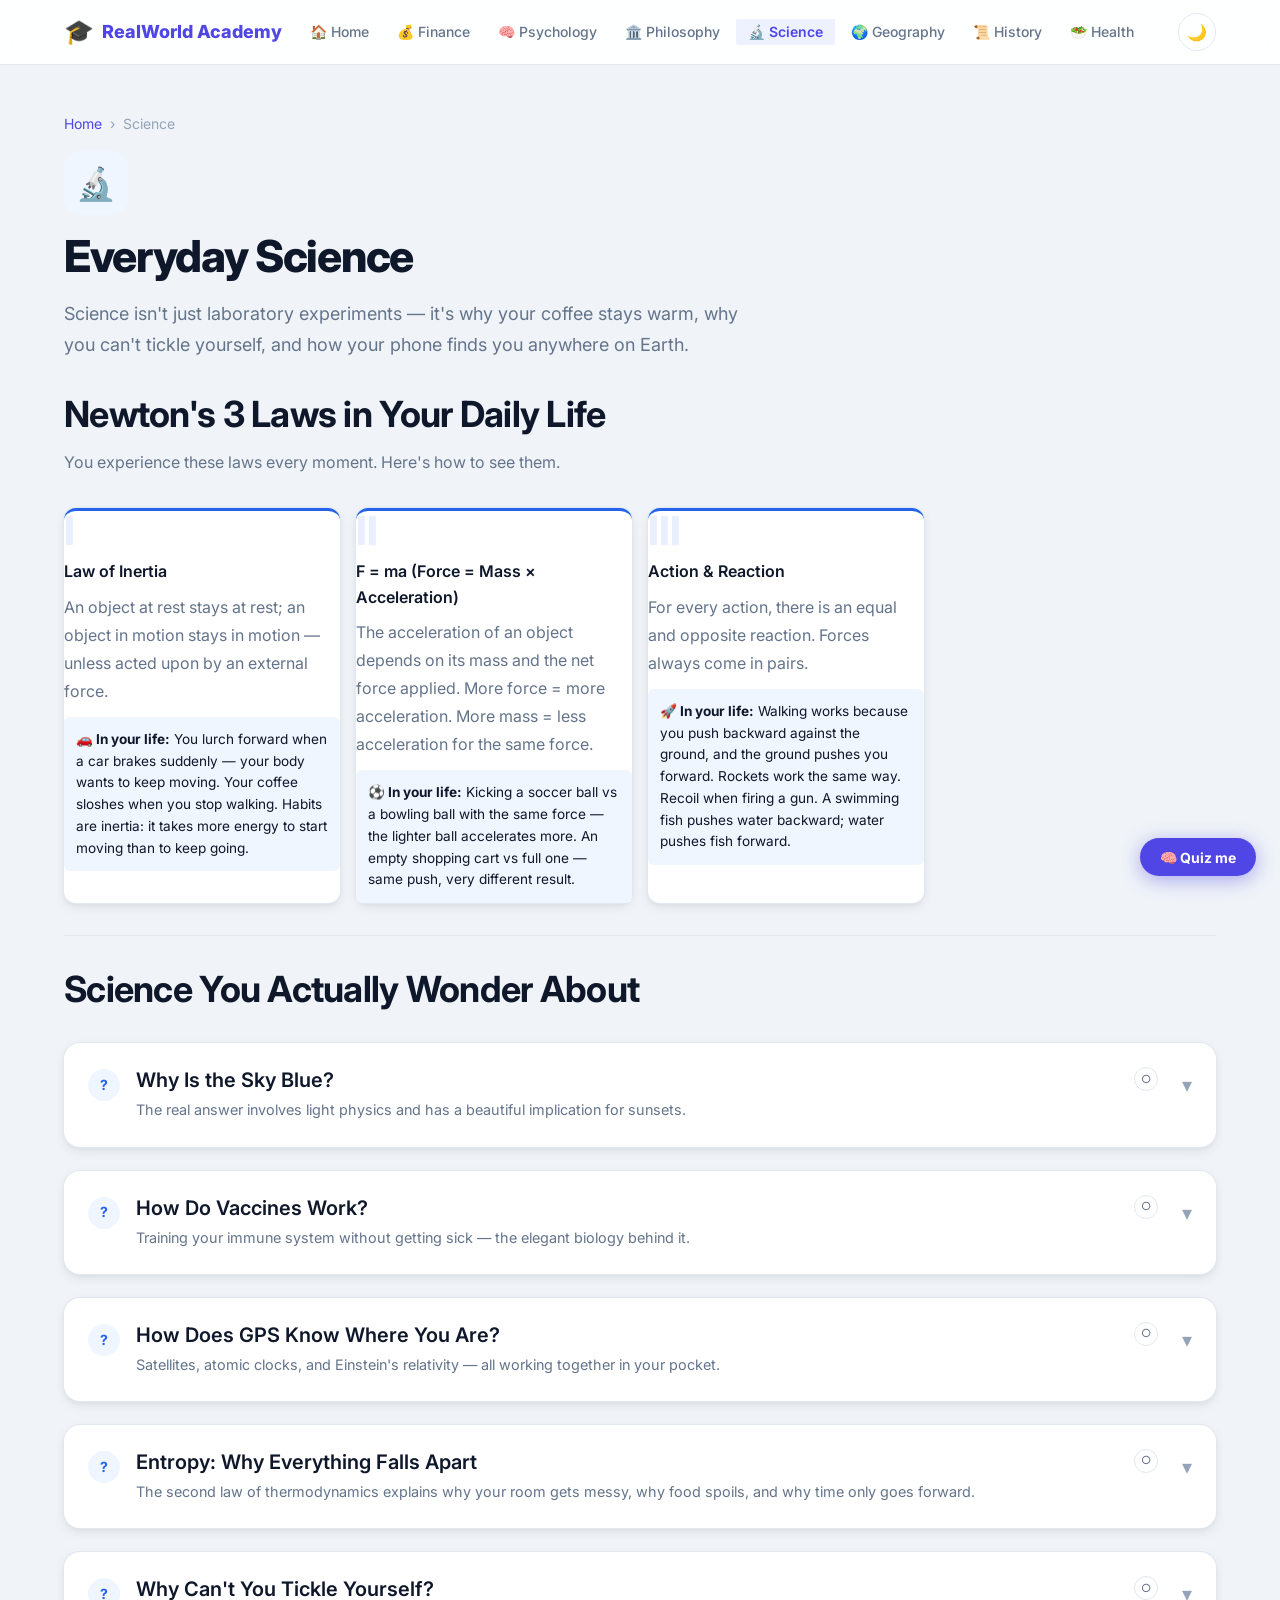
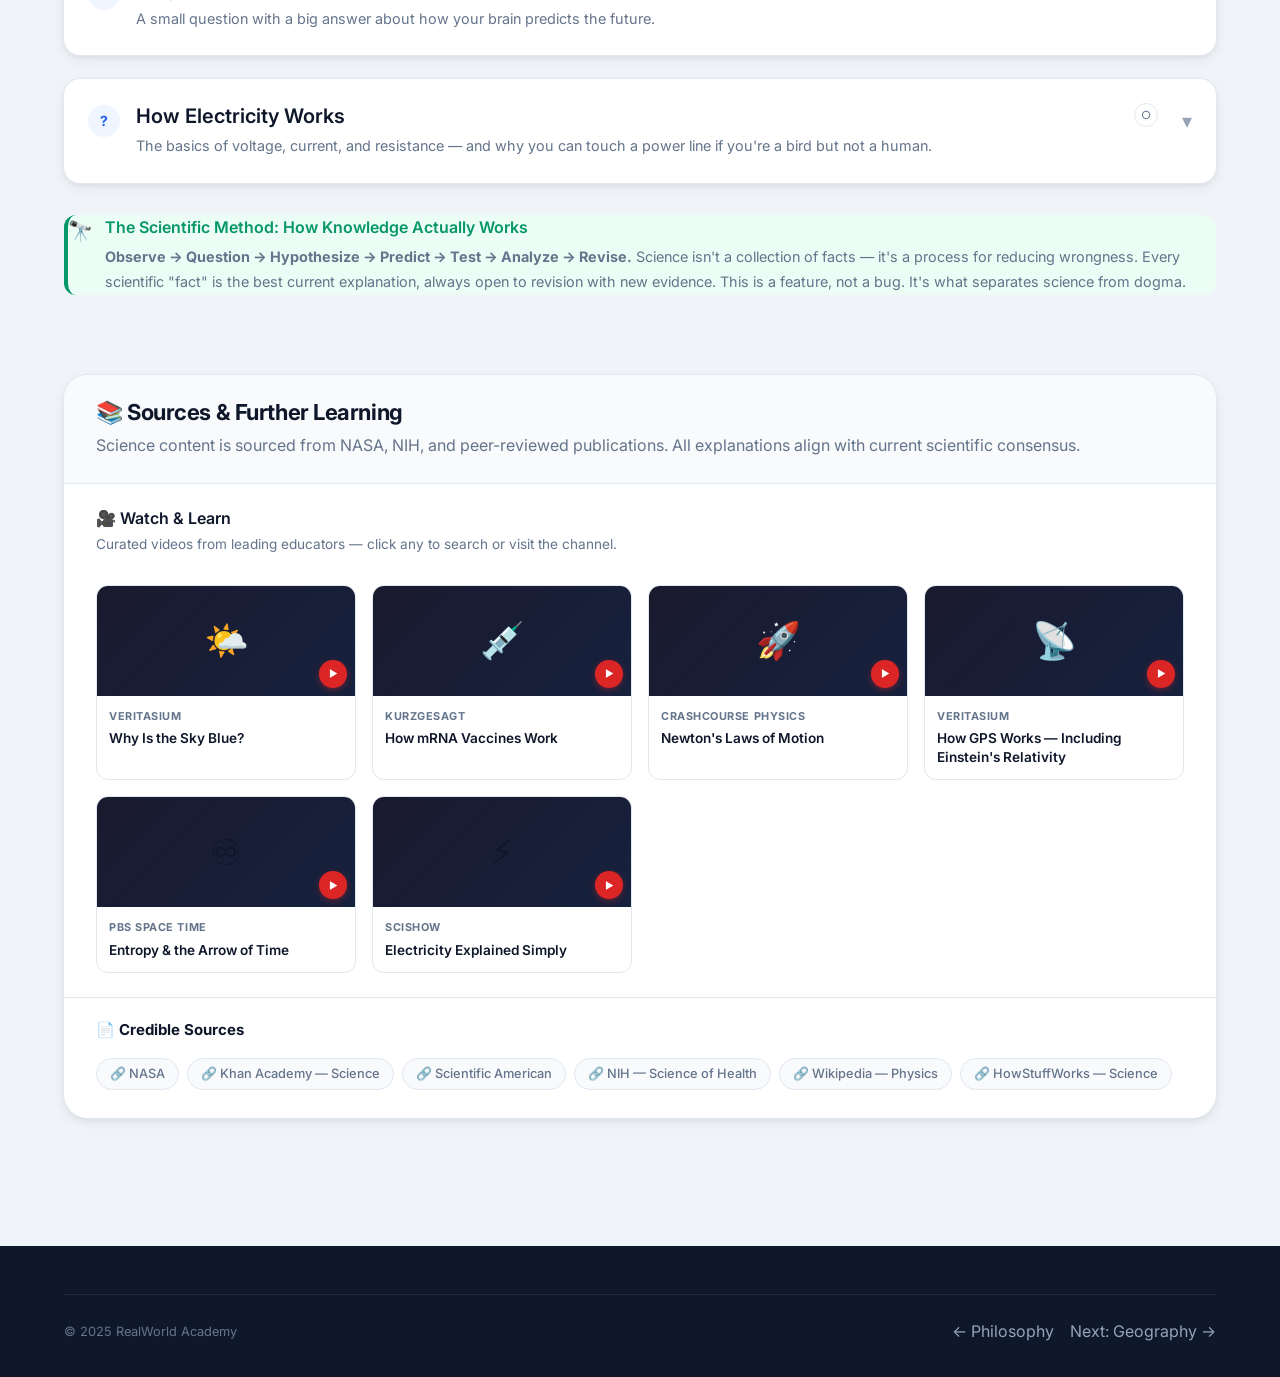
<file: pages/science.html>
<!DOCTYPE html>
<html lang="en">
<head>
  <meta charset="UTF-8" />
  <meta name="viewport" content="width=device-width, initial-scale=1.0" />
  <title>Everyday Science — RealWorld Academy</title>
  <link rel="preconnect" href="https://fonts.googleapis.com">
  <link href="https://fonts.googleapis.com/css2?family=Inter:wght@400;500;600;700;800&display=swap" rel="stylesheet">
  <meta name="description" content="Why is the sky blue? How do vaccines work? What is GPS doing? Everyday science questions answered clearly and simply. By RealWorld Academy.">
  <meta name="author" content="Saumitra Phatak">
  <link rel="canonical" href="https://saumitraphatak.github.io/realworld-academy/pages/science.html">
  <meta property="og:type" content="article">
  <meta property="og:title" content="Everyday Science Explained — RealWorld Academy">
  <meta property="og:description" content="Why is the sky blue, how do vaccines work, what is GPS really doing — everyday science explained simply and memorably.">
  <meta property="og:url" content="https://saumitraphatak.github.io/realworld-academy/pages/science.html">
  <meta property="og:site_name" content="RealWorld Academy">
  <meta name="twitter:card" content="summary">
  <meta name="twitter:title" content="Everyday Science Explained">
  <meta name="twitter:description" content="Why is the sky blue, how do vaccines work, what is GPS really doing — everyday science explained simply and memorably.">
  <script type="application/ld+json">{"@context":"https://schema.org","@type":"Article","name":"Everyday Science Explained","description":"Why is the sky blue, how do vaccines work, what is GPS really doing — everyday science explained simply and memorably.","url":"https://saumitraphatak.github.io/realworld-academy/pages/science.html","author":{"@type":"Person","name":"Saumitra Phatak"}}</script>
  <link rel="stylesheet" href="../css/styles.css">
</head>
<body>

<nav class="nav" id="main-nav"></nav>

<section class="page-hero section">
  <div class="container">
    <div class="breadcrumb"><a href="../index.html">Home</a><span>›</span><span>Science</span></div>
    <div class="page-hero-icon" style="background:var(--sci-bg)">🔬</div>
    <h1>Everyday Science</h1>
    <p class="lead">Science isn't just laboratory experiments — it's why your coffee stays warm, why you can't tickle yourself, and how your phone finds you anywhere on Earth.</p>
  </div>
</section>

<section class="section" style="padding-top:0">
<div class="container">

  <div class="section-title">
    <h2>Newton's 3 Laws in Your Daily Life</h2>
    <p>You experience these laws every moment. Here's how to see them.</p>
  </div>

  <div class="law-cards">
    <div class="law-card">
      <div class="law-number">I</div>
      <h4>Law of Inertia</h4>
      <p>An object at rest stays at rest; an object in motion stays in motion — unless acted upon by an external force.</p>
      <div class="daily-life">
        <strong>🚗 In your life:</strong> You lurch forward when a car brakes suddenly — your body wants to keep moving. Your coffee sloshes when you stop walking. Habits are inertia: it takes more energy to start moving than to keep going.
      </div>
    </div>
    <div class="law-card">
      <div class="law-number">II</div>
      <h4>F = ma (Force = Mass × Acceleration)</h4>
      <p>The acceleration of an object depends on its mass and the net force applied. More force = more acceleration. More mass = less acceleration for the same force.</p>
      <div class="daily-life">
        <strong>⚽ In your life:</strong> Kicking a soccer ball vs a bowling ball with the same force — the lighter ball accelerates more. An empty shopping cart vs full one — same push, very different result.
      </div>
    </div>
    <div class="law-card">
      <div class="law-number">III</div>
      <h4>Action & Reaction</h4>
      <p>For every action, there is an equal and opposite reaction. Forces always come in pairs.</p>
      <div class="daily-life">
        <strong>🚀 In your life:</strong> Walking works because you push backward against the ground, and the ground pushes you forward. Rockets work the same way. Recoil when firing a gun. A swimming fish pushes water backward; water pushes fish forward.
      </div>
    </div>
  </div>

  <hr class="divider">

  <div class="section-title">
    <h2>Science You Actually Wonder About</h2>
  </div>

  <div class="topics">

    <div class="topic-card">
      <div class="topic-header">
        <div class="topic-header-left">
          <div class="topic-num" style="background:var(--sci-bg);color:var(--science)">?</div>
          <div>
            <h3>Why Is the Sky Blue?</h3>
            <p>The real answer involves light physics and has a beautiful implication for sunsets.</p>
          </div>
        </div>
        <span class="topic-chevron">▾</span>
      </div>
      <div class="topic-body">
        <div class="topic-content">
          <p>Sunlight contains all colors of the rainbow. When it enters Earth's atmosphere, it collides with gas molecules (mostly nitrogen and oxygen). These molecules scatter light in all directions — but they scatter shorter wavelengths (blue, violet) much more than longer ones (red, orange).</p>
          <p style="margin-top:1rem">Blue light is scattered ~10x more than red light. So the sky appears blue because blue light arrives at your eyes from all directions, scattered across the whole dome of the sky.</p>
          <div class="callout callout-fact">
            <span class="callout-icon">🌅</span>
            <div>
              <h4>Why sunsets are red and orange</h4>
              <p>At sunset, sunlight travels through much more atmosphere to reach your eyes. The blue light gets scattered away before arriving. Only the longer wavelengths — red and orange — survive the longer journey. The same physics explains both phenomena.</p>
            </div>
          </div>
          <div class="callout callout-info">
            <span class="callout-icon">🌙</span>
            <div>
              <h4>Why is space black?</h4>
              <p>No atmosphere = no scattering. In space, light travels in straight lines, so you only see it if it's aimed directly at your eyes. The rest of space is dark — even though starlight fills it. This is also why astronauts can see stars during the day while on the Moon.</p>
            </div>
          </div>
        </div>
      </div>
    </div>

    <div class="topic-card">
      <div class="topic-header">
        <div class="topic-header-left">
          <div class="topic-num" style="background:var(--sci-bg);color:var(--science)">?</div>
          <div>
            <h3>How Do Vaccines Work?</h3>
            <p>Training your immune system without getting sick — the elegant biology behind it.</p>
          </div>
        </div>
        <span class="topic-chevron">▾</span>
      </div>
      <div class="topic-body">
        <div class="topic-content">
          <p>Your immune system has two parts: the innate immune system (fast, non-specific, the "first responders") and the adaptive immune system (slow to build, specific, and — crucially — has memory).</p>
          <div class="steps" style="margin:1.5rem 0">
            <div class="step">
              <div class="step-num" style="background:var(--sci-bg);color:var(--science)">1</div>
              <div class="step-content"><h4>Exposure</h4><p>A vaccine introduces your body to a fragment of a pathogen (a protein spike, a weakened/dead version, or mRNA instructions to make that fragment). Not enough to cause disease.</p></div>
            </div>
            <div class="step">
              <div class="step-num" style="background:var(--sci-bg);color:var(--science)">2</div>
              <div class="step-content"><h4>Immune Response</h4><p>Your adaptive immune system mounts a response: B-cells create antibodies specific to that pathogen; T-cells learn to recognize and destroy infected cells.</p></div>
            </div>
            <div class="step">
              <div class="step-num" style="background:var(--sci-bg);color:var(--science)">3</div>
              <div class="step-content"><h4>Memory</h4><p>After the immune response, memory B-cells and T-cells persist for years. If the real pathogen appears, your immune system recognizes and destroys it before you get sick — often within hours, before you'd notice symptoms.</p></div>
            </div>
          </div>
          <div class="callout callout-tip">
            <span class="callout-icon">🧬</span>
            <div>
              <h4>mRNA vaccines (Pfizer, Moderna) explained</h4>
              <p>mRNA is genetic instructions — like a temporary recipe that your cells read and then discard. The COVID mRNA vaccines give cells instructions to make the spike protein, your immune system learns to recognize it, and the mRNA breaks down within days. It doesn't enter the nucleus; it cannot alter your DNA.</p>
            </div>
          </div>
        </div>
      </div>
    </div>

    <div class="topic-card">
      <div class="topic-header">
        <div class="topic-header-left">
          <div class="topic-num" style="background:var(--sci-bg);color:var(--science)">?</div>
          <div>
            <h3>How Does GPS Know Where You Are?</h3>
            <p>Satellites, atomic clocks, and Einstein's relativity — all working together in your pocket.</p>
          </div>
        </div>
        <span class="topic-chevron">▾</span>
      </div>
      <div class="topic-body">
        <div class="topic-content">
          <p>GPS relies on a constellation of 24+ satellites orbiting Earth at ~20,000 km altitude. Each satellite continuously broadcasts its position and a precise timestamp from an atomic clock.</p>
          <div class="info-grid" style="margin:1.5rem 0">
            <div class="info-block">
              <h4>📡 Triangulation</h4>
              <p>Your GPS receiver measures the time it took for signals from at least 4 satellites to arrive. Since light travels at a fixed speed, time = distance. With 4 distances known, your 3D position is calculable.</p>
            </div>
            <div class="info-block">
              <h4>⚛️ Atomic Clocks</h4>
              <p>GPS needs nanosecond precision. Regular clocks lose seconds per day. Atomic clocks (based on cesium atom oscillations) lose 1 second every 300 million years. Without them, GPS would drift miles per day.</p>
            </div>
            <div class="info-block">
              <h4>🌌 Einstein's Relativity</h4>
              <p>GPS satellites experience time differently due to both their speed (special relativity: time slows) and altitude (general relativity: time speeds up). Without relativistic corrections, GPS would drift ~10 km per day. Einstein's equations are literally in your phone.</p>
            </div>
          </div>
        </div>
      </div>
    </div>

    <div class="topic-card">
      <div class="topic-header">
        <div class="topic-header-left">
          <div class="topic-num" style="background:var(--sci-bg);color:var(--science)">?</div>
          <div>
            <h3>Entropy: Why Everything Falls Apart</h3>
            <p>The second law of thermodynamics explains why your room gets messy, why food spoils, and why time only goes forward.</p>
          </div>
        </div>
        <span class="topic-chevron">▾</span>
      </div>
      <div class="topic-body">
        <div class="topic-content">
          <p>Entropy is a measure of disorder. The second law of thermodynamics states that entropy in a closed system always increases — or stays the same. It never decreases on its own.</p>
          <div class="callout callout-fact">
            <span class="callout-icon">🧩</span>
            <div>
              <h4>Why messy rooms are inevitable</h4>
              <p>There are vastly more ways for a room to be messy than tidy. A tidy room requires one specific arrangement. A messy room can be any of millions of arrangements. Probability alone means disorder increases. Only by putting in energy (cleaning) can you reduce entropy — but this increases entropy elsewhere (you get tired, burn calories).</p>
            </div>
          </div>
          <p style="margin-top:1rem">Entropy explains aging, why hot coffee cools, why iron rusts, why you can't un-stir cream into coffee. It's also the arrow of time: the past has lower entropy than the future; that's the only reason time "moves forward."</p>
        </div>
      </div>
    </div>

    <div class="topic-card">
      <div class="topic-header">
        <div class="topic-header-left">
          <div class="topic-num" style="background:var(--sci-bg);color:var(--science)">?</div>
          <div>
            <h3>Why Can't You Tickle Yourself?</h3>
            <p>A small question with a big answer about how your brain predicts the future.</p>
          </div>
        </div>
        <span class="topic-chevron">▾</span>
      </div>
      <div class="topic-body">
        <div class="topic-content">
          <p>Your cerebellum predicts the sensory consequences of your own movements. When you move your hand toward your own ribs, your brain predicts exactly what the sensation will be and cancels out the signal — so you don't react.</p>
          <p style="margin-top:1rem">When someone else touches you, the sensation is unpredictable. Your brain can't pre-cancel it. The unpredictability triggers the tickle response — which is essentially a mild startle/defense mechanism.</p>
          <div class="callout callout-info">
            <span class="callout-icon">🧠</span>
            <div>
              <h4>The bigger principle: Predictive Processing</h4>
              <p>Your brain is constantly making predictions about what you'll perceive and cancelling out anything that matches. You only consciously notice the unexpected. This is why you stop noticing your glasses on your face, background noise in a room, or the feeling of clothes on your body. Perception is a prediction engine, not a faithful recorder of reality.</p>
            </div>
          </div>
        </div>
      </div>
    </div>

    <div class="topic-card">
      <div class="topic-header">
        <div class="topic-header-left">
          <div class="topic-num" style="background:var(--sci-bg);color:var(--science)">?</div>
          <div>
            <h3>How Electricity Works</h3>
            <p>The basics of voltage, current, and resistance — and why you can touch a power line if you're a bird but not a human.</p>
          </div>
        </div>
        <span class="topic-chevron">▾</span>
      </div>
      <div class="topic-body">
        <div class="topic-content">
          <div class="info-grid">
            <div class="info-block">
              <h4>⚡ Voltage (V)</h4>
              <p>The "pressure" driving electrons through a conductor. Like water pressure in a pipe. Measured in volts. A 9V battery has 9 volts of electrical pressure.</p>
            </div>
            <div class="info-block">
              <h4>🔌 Current (A)</h4>
              <p>The flow rate of electrons, measured in amperes. Like the flow rate of water through a pipe. It's current (not voltage) that kills — even relatively low current through the heart causes cardiac arrest.</p>
            </div>
            <div class="info-block">
              <h4>🧱 Resistance (Ω)</h4>
              <p>How much a material opposes electron flow. Copper (low resistance) is great for wires. Rubber (high resistance) is great for insulation. Ohm's Law: V = IR.</p>
            </div>
            <div class="info-block">
              <h4>🐦 Why birds survive power lines</h4>
              <p>Electricity flows through the path of least resistance. A bird sitting on one wire doesn't complete a circuit — there's nowhere for current to go. A person touching a wire while grounded provides a path to earth (literally), completing the circuit through their body.</p>
            </div>
          </div>
        </div>
      </div>
    </div>

  </div>

  <div class="callout callout-tip" style="margin-top:2rem">
    <span class="callout-icon">🔭</span>
    <div>
      <h4>The Scientific Method: How Knowledge Actually Works</h4>
      <p><strong>Observe → Question → Hypothesize → Predict → Test → Analyze → Revise.</strong> Science isn't a collection of facts — it's a process for reducing wrongness. Every scientific "fact" is the best current explanation, always open to revision with new evidence. This is a feature, not a bug. It's what separates science from dogma.</p>
    </div>
  </div>

</div>
</section>

<div id="page-resources"></div>

<footer class="footer">
  <div class="footer-inner">
    <div class="footer-bottom">
      <p>© 2025 RealWorld Academy</p>
      <div style="display:flex;gap:1rem">
        <a href="philosophy.html" style="color:#94a3b8">← Philosophy</a>
        <a href="geography.html" style="color:#94a3b8">Next: Geography →</a>
      </div>
    </div>
  </div>
</footer>

<script src="../js/nav.js"></script>
<script src="../js/resources.js"></script>
<script>renderNav('science'); renderResources('science');</script>
</body>
</html>
</file>
<file: css/styles.css>
/* ===== REALWORLD ACADEMY — Design System ===== */

:root {
  /* Colors */
  --bg: #f0f4f8;
  --surface: #ffffff;
  --surface-2: #f8fafc;
  --border: #e2e8f0;
  --text: #0f172a;
  --text-muted: #64748b;
  --text-light: #94a3b8;

  /* Brand */
  --primary: #4f46e5;
  --primary-light: #eef2ff;
  --primary-dark: #3730a3;

  /* Category Colors */
  --finance:    #059669;
  --finance-bg: #ecfdf5;
  --psych:      #7c3aed;
  --psych-bg:   #f5f3ff;
  --philosophy: #0891b2;
  --phil-bg:    #ecfeff;
  --science:    #2563eb;
  --sci-bg:     #eff6ff;
  --geo:        #16a34a;
  --geo-bg:     #f0fdf4;
  --history:    #b45309;
  --hist-bg:    #fffbeb;
  --health:     #dc2626;
  --health-bg:  #fef2f2;
  --meditate:   #6d28d9;
  --med-bg:     #faf5ff;
  --puzzles:    #d97706;
  --puz-bg:     #fffbeb;
  --books:      #92400e;
  --books-bg:   #fef3c7;
  --home:       #0d9488;
  --home-bg:    #f0fdfa;

  /* Spacing */
  --space-1: 0.25rem;
  --space-2: 0.5rem;
  --space-3: 0.75rem;
  --space-4: 1rem;
  --space-6: 1.5rem;
  --space-8: 2rem;
  --space-12: 3rem;
  --space-16: 4rem;

  /* Typography */
  --font-sans: 'Inter', system-ui, -apple-system, sans-serif;
  --font-mono: 'JetBrains Mono', 'Fira Code', monospace;

  /* Radius */
  --radius-sm: 0.375rem;
  --radius: 0.75rem;
  --radius-lg: 1rem;
  --radius-xl: 1.5rem;

  /* Shadows */
  --shadow-sm: 0 1px 3px rgba(0,0,0,.07), 0 1px 2px rgba(0,0,0,.05);
  --shadow: 0 4px 12px rgba(0,0,0,.08), 0 2px 4px rgba(0,0,0,.04);
  --shadow-lg: 0 10px 30px rgba(0,0,0,.1), 0 4px 8px rgba(0,0,0,.06);
  --shadow-card: 0 0 0 1px var(--border), var(--shadow);
}

/* ===== RESET ===== */
*, *::before, *::after { box-sizing: border-box; margin: 0; padding: 0; }
html { scroll-behavior: smooth; }
body {
  font-family: var(--font-sans);
  background: var(--bg);
  color: var(--text);
  line-height: 1.6;
  min-height: 100vh;
}
a { color: inherit; text-decoration: none; }
img { max-width: 100%; display: block; }
button { cursor: pointer; font-family: inherit; }

/* ===== TYPOGRAPHY ===== */
h1 { font-size: clamp(2rem, 5vw, 3.5rem); font-weight: 800; line-height: 1.15; letter-spacing: -0.03em; }
h2 { font-size: clamp(1.5rem, 3vw, 2.25rem); font-weight: 700; line-height: 1.2; letter-spacing: -0.02em; }
h3 { font-size: 1.25rem; font-weight: 600; line-height: 1.3; }
h4 { font-size: 1rem; font-weight: 600; }
p { color: var(--text-muted); line-height: 1.75; }
p.lead { font-size: 1.125rem; color: var(--text-muted); }

/* ===== NAVIGATION ===== */
.nav {
  position: sticky;
  top: 0;
  z-index: 100;
  background: rgba(255,255,255,0.92);
  backdrop-filter: blur(12px);
  border-bottom: 1px solid var(--border);
}
.nav-inner {
  max-width: 1200px;
  margin: 0 auto;
  padding: 0 var(--space-6);
  height: 64px;
  display: flex;
  align-items: center;
  justify-content: space-between;
  gap: var(--space-4);
}
.nav-brand {
  display: flex;
  align-items: center;
  gap: var(--space-2);
  font-weight: 800;
  font-size: 1.125rem;
  color: var(--primary);
  white-space: nowrap;
}
.nav-brand .logo { font-size: 1.5rem; }
.nav-links {
  display: flex;
  align-items: center;
  gap: var(--space-1);
  flex-wrap: nowrap;
  overflow-x: auto;
  -webkit-overflow-scrolling: touch;
  scrollbar-width: none;
  list-style: none;
}
.nav-links::-webkit-scrollbar { display: none; }
.nav-links a {
  padding: var(--space-2) var(--space-3);
  border-radius: var(--radius-sm);
  font-size: 0.875rem;
  font-weight: 500;
  color: var(--text-muted);
  white-space: nowrap;
  transition: all 0.15s;
}
.nav-links a:hover { background: var(--primary-light); color: var(--primary); }
.nav-links a.active { background: var(--primary-light); color: var(--primary); font-weight: 600; }

/* ===== LAYOUT ===== */
.container {
  max-width: 1200px;
  margin: 0 auto;
  padding: 0 var(--space-6);
}
.section { padding: var(--space-16) 0; }
.section + .section { padding-top: 0; }

/* ===== HERO ===== */
.hero {
  padding: var(--space-16) 0 var(--space-12);
  text-align: center;
  position: relative;
  overflow: hidden;
}
.hero::before {
  content: '';
  position: absolute;
  inset: 0;
  background: radial-gradient(ellipse 80% 60% at 50% -10%, rgba(79,70,229,0.1) 0%, transparent 70%);
  pointer-events: none;
}
.hero-badge {
  display: inline-flex;
  align-items: center;
  gap: var(--space-2);
  padding: var(--space-1) var(--space-4);
  background: var(--primary-light);
  color: var(--primary);
  border-radius: 100px;
  font-size: 0.875rem;
  font-weight: 600;
  margin-bottom: var(--space-6);
  border: 1px solid rgba(79,70,229,0.2);
}
.hero h1 { margin-bottom: var(--space-6); max-width: 800px; margin-left: auto; margin-right: auto; }
.hero h1 span { color: var(--primary); }
.hero p.lead { max-width: 600px; margin: 0 auto var(--space-8); }
.hero-actions { display: flex; gap: var(--space-4); justify-content: center; flex-wrap: wrap; }

/* ===== PAGE HERO (Category Pages) ===== */
.page-hero {
  padding: var(--space-12) 0 var(--space-8);
}
.page-hero .breadcrumb {
  display: flex;
  align-items: center;
  gap: var(--space-2);
  margin-bottom: var(--space-4);
  font-size: 0.875rem;
  color: var(--text-muted);
}
.page-hero .breadcrumb a { color: var(--primary); }
.page-hero .breadcrumb span { color: var(--text-light); }
.page-hero-icon {
  width: 64px;
  height: 64px;
  border-radius: var(--radius-lg);
  display: flex;
  align-items: center;
  justify-content: center;
  font-size: 2rem;
  margin-bottom: var(--space-4);
}
.page-hero h1 { font-size: clamp(2rem, 4vw, 2.75rem); margin-bottom: var(--space-4); }
.page-hero p.lead { max-width: 700px; }

/* ===== BUTTONS ===== */
.btn {
  display: inline-flex;
  align-items: center;
  gap: var(--space-2);
  padding: 0.625rem 1.25rem;
  border-radius: var(--radius);
  font-size: 0.9375rem;
  font-weight: 600;
  border: none;
  transition: all 0.2s;
  line-height: 1;
}
.btn-primary {
  background: var(--primary);
  color: white;
  box-shadow: 0 4px 14px rgba(79,70,229,0.3);
}
.btn-primary:hover {
  background: var(--primary-dark);
  box-shadow: 0 6px 20px rgba(79,70,229,0.4);
  transform: translateY(-1px);
}
.btn-outline {
  background: white;
  color: var(--text);
  border: 1.5px solid var(--border);
}
.btn-outline:hover { border-color: var(--primary); color: var(--primary); background: var(--primary-light); }
.btn-ghost { background: transparent; color: var(--text-muted); }
.btn-ghost:hover { background: var(--surface-2); color: var(--text); }
.btn-lg { padding: 0.875rem 2rem; font-size: 1rem; border-radius: var(--radius-lg); }

/* ===== CARDS ===== */
.card {
  background: var(--surface);
  border-radius: var(--radius-lg);
  box-shadow: var(--shadow-card);
  overflow: hidden;
  transition: all 0.2s;
}
.card:hover { box-shadow: var(--shadow-lg); transform: translateY(-2px); }
.card-body { padding: var(--space-6); }
.card-header { padding: var(--space-6); border-bottom: 1px solid var(--border); }

/* ===== CATEGORY CARDS (Home) ===== */
.category-grid {
  display: grid;
  grid-template-columns: repeat(auto-fill, minmax(280px, 1fr));
  gap: var(--space-6);
}
.cat-card {
  background: var(--surface);
  border-radius: var(--radius-xl);
  padding: var(--space-6);
  box-shadow: var(--shadow-card);
  transition: all 0.25s cubic-bezier(0.34, 1.56, 0.64, 1);
  display: flex;
  flex-direction: column;
  gap: var(--space-4);
  position: relative;
  overflow: hidden;
}
.cat-card::after {
  content: '';
  position: absolute;
  top: 0; right: 0;
  width: 80px; height: 80px;
  border-radius: 0 var(--radius-xl) 0 80px;
  opacity: 0.07;
  transition: opacity 0.2s;
}
.cat-card:hover { box-shadow: var(--shadow-lg); transform: translateY(-4px) scale(1.01); }
.cat-card:hover::after { opacity: 0.12; }
.cat-icon {
  width: 52px;
  height: 52px;
  border-radius: var(--radius);
  display: flex;
  align-items: center;
  justify-content: center;
  font-size: 1.625rem;
  flex-shrink: 0;
}
.cat-card h3 { font-size: 1.125rem; color: var(--text); }
.cat-card p { font-size: 0.9rem; line-height: 1.6; flex: 1; }
.cat-tags { display: flex; flex-wrap: wrap; gap: var(--space-2); }
.tag {
  padding: 2px 10px;
  border-radius: 100px;
  font-size: 0.75rem;
  font-weight: 500;
}
.cat-link {
  display: inline-flex;
  align-items: center;
  gap: var(--space-2);
  font-size: 0.875rem;
  font-weight: 600;
  margin-top: var(--space-2);
  transition: gap 0.2s;
}
.cat-card:hover .cat-link { gap: var(--space-3); }

/* Category theming */
.cat-finance .cat-icon { background: var(--finance-bg); }
.cat-finance .cat-icon, .cat-finance .cat-link { color: var(--finance); }
.cat-finance .tag { background: var(--finance-bg); color: var(--finance); }
.cat-finance::after { background: var(--finance); }

.cat-psych .cat-icon { background: var(--psych-bg); }
.cat-psych .cat-icon, .cat-psych .cat-link { color: var(--psych); }
.cat-psych .tag { background: var(--psych-bg); color: var(--psych); }
.cat-psych::after { background: var(--psych); }

.cat-phil .cat-icon { background: var(--phil-bg); }
.cat-phil .cat-icon, .cat-phil .cat-link { color: var(--philosophy); }
.cat-phil .tag { background: var(--phil-bg); color: var(--philosophy); }
.cat-phil::after { background: var(--philosophy); }

.cat-science .cat-icon { background: var(--sci-bg); }
.cat-science .cat-icon, .cat-science .cat-link { color: var(--science); }
.cat-science .tag { background: var(--sci-bg); color: var(--science); }
.cat-science::after { background: var(--science); }

.cat-geo .cat-icon { background: var(--geo-bg); }
.cat-geo .cat-icon, .cat-geo .cat-link { color: var(--geo); }
.cat-geo .tag { background: var(--geo-bg); color: var(--geo); }
.cat-geo::after { background: var(--geo); }

.cat-history .cat-icon { background: var(--hist-bg); }
.cat-history .cat-icon, .cat-history .cat-link { color: var(--history); }
.cat-history .tag { background: var(--hist-bg); color: var(--history); }
.cat-history::after { background: var(--history); }

.cat-health .cat-icon { background: var(--health-bg); }
.cat-health .cat-icon, .cat-health .cat-link { color: var(--health); }
.cat-health .tag { background: var(--health-bg); color: var(--health); }
.cat-health::after { background: var(--health); }

.cat-med .cat-icon { background: var(--med-bg); }
.cat-med .cat-icon, .cat-med .cat-link { color: var(--meditate); }
.cat-med .tag { background: var(--med-bg); color: var(--meditate); }
.cat-med::after { background: var(--meditate); }

.cat-puz .cat-icon { background: var(--puz-bg); }
.cat-puz .cat-icon, .cat-puz .cat-link { color: var(--puzzles); }
.cat-puz .tag { background: var(--puz-bg); color: var(--puzzles); }
.cat-puz::after { background: var(--puzzles); }

.cat-books .cat-icon { background: var(--books-bg); }
.cat-books .cat-icon, .cat-books .cat-link { color: var(--books); }
.cat-books .tag { background: var(--books-bg); color: var(--books); }
.cat-books::after { background: var(--books); }

.cat-home .cat-icon { background: var(--home-bg); }
.cat-home .cat-icon, .cat-home .cat-link { color: var(--home); }
.cat-home .tag { background: var(--home-bg); color: var(--home); }
.cat-home::after { background: var(--home); }

/* ===== TOPIC SECTIONS ===== */
.topics { display: flex; flex-direction: column; gap: var(--space-6); }
.topic-card {
  background: var(--surface);
  border-radius: var(--radius-lg);
  box-shadow: var(--shadow-card);
  overflow: hidden;
}
.topic-header {
  padding: var(--space-6);
  cursor: pointer;
  display: flex;
  align-items: flex-start;
  justify-content: space-between;
  gap: var(--space-4);
  user-select: none;
  transition: background 0.15s;
}
.topic-header:hover { background: var(--surface-2); }
.topic-header-left { display: flex; align-items: flex-start; gap: var(--space-4); }
.topic-num {
  width: 32px;
  height: 32px;
  border-radius: 50%;
  display: flex;
  align-items: center;
  justify-content: center;
  font-weight: 700;
  font-size: 0.875rem;
  flex-shrink: 0;
  margin-top: 2px;
}
.topic-header h3 { margin-bottom: var(--space-1); }
.topic-header p { font-size: 0.9rem; }
.topic-chevron {
  font-size: 1.25rem;
  color: var(--text-light);
  transition: transform 0.25s;
  flex-shrink: 0;
  margin-top: 2px;
}
.topic-card.open .topic-chevron { transform: rotate(180deg); }
.topic-body {
  display: none;
  padding: 0 var(--space-6) var(--space-6);
}
.topic-card.open .topic-body { display: block; }
.topic-content { border-top: 1px solid var(--border); padding-top: var(--space-6); }

/* ===== INFO BLOCKS ===== */
.info-grid {
  display: grid;
  grid-template-columns: repeat(auto-fill, minmax(260px, 1fr));
  gap: var(--space-4);
  margin: var(--space-4) 0;
}
.info-block {
  background: var(--surface-2);
  border-radius: var(--radius);
  padding: var(--space-4);
  border: 1px solid var(--border);
}
.info-block h4 { margin-bottom: var(--space-2); }
.info-block p { font-size: 0.9rem; }

.callout {
  border-radius: var(--radius);
  padding: var(--space-4) var(--space-5);
  margin: var(--space-4) 0;
  display: flex;
  gap: var(--space-3);
  border-left: 4px solid;
}
.callout-icon { font-size: 1.25rem; flex-shrink: 0; }
.callout h4 { margin-bottom: var(--space-1); }
.callout p { font-size: 0.9rem; margin-bottom: 0; }

.callout-tip { background: #ecfdf5; border-color: #059669; }
.callout-tip h4 { color: #059669; }
.callout-warn { background: #fffbeb; border-color: #d97706; }
.callout-warn h4 { color: #d97706; }
.callout-info { background: #eff6ff; border-color: #2563eb; }
.callout-info h4 { color: #2563eb; }
.callout-fact { background: #f5f3ff; border-color: #7c3aed; }
.callout-fact h4 { color: #7c3aed; }

/* ===== STAT CARDS ===== */
.stats-row {
  display: grid;
  grid-template-columns: repeat(auto-fill, minmax(180px, 1fr));
  gap: var(--space-4);
  margin: var(--space-6) 0;
}
.stat-card {
  background: var(--surface);
  border-radius: var(--radius);
  padding: var(--space-5);
  box-shadow: var(--shadow-card);
  text-align: center;
}
.stat-card .stat-num {
  font-size: 2rem;
  font-weight: 800;
  line-height: 1;
  margin-bottom: var(--space-2);
}
.stat-card .stat-label {
  font-size: 0.8rem;
  color: var(--text-muted);
  font-weight: 500;
}

/* ===== TIMELINE ===== */
.timeline { position: relative; padding-left: 2rem; }
.timeline::before {
  content: '';
  position: absolute;
  left: 0;
  top: 0.5rem;
  bottom: 0.5rem;
  width: 2px;
  background: var(--border);
  border-radius: 2px;
}
.timeline-item { position: relative; padding-bottom: var(--space-8); }
.timeline-item:last-child { padding-bottom: 0; }
.timeline-dot {
  position: absolute;
  left: -2.4rem;
  top: 0.25rem;
  width: 14px;
  height: 14px;
  border-radius: 50%;
  border: 2.5px solid white;
  box-shadow: 0 0 0 2px currentColor;
}
.timeline-year {
  font-size: 0.8rem;
  font-weight: 700;
  text-transform: uppercase;
  letter-spacing: 0.05em;
  margin-bottom: var(--space-2);
  opacity: 0.8;
}
.timeline-item h4 { margin-bottom: var(--space-2); color: var(--text); }
.timeline-item p { font-size: 0.9rem; }

/* ===== BOOK CARDS ===== */
.book-grid {
  display: grid;
  grid-template-columns: repeat(auto-fill, minmax(280px, 1fr));
  gap: var(--space-6);
}
.book-card {
  background: var(--surface);
  border-radius: var(--radius-lg);
  box-shadow: var(--shadow-card);
  padding: var(--space-5);
  display: flex;
  gap: var(--space-4);
  transition: all 0.2s;
}
.book-card:hover { box-shadow: var(--shadow-lg); transform: translateY(-2px); }
.book-cover {
  width: 60px;
  height: 84px;
  border-radius: var(--radius-sm);
  flex-shrink: 0;
  display: flex;
  align-items: center;
  justify-content: center;
  font-size: 1.75rem;
  font-weight: 800;
}
.book-meta { flex: 1; min-width: 0; }
.book-meta h4 { font-size: 0.9375rem; margin-bottom: 2px; }
.book-meta .author { font-size: 0.8rem; color: var(--text-muted); margin-bottom: var(--space-2); }
.book-meta .why { font-size: 0.85rem; line-height: 1.5; }
.difficulty {
  display: inline-flex;
  align-items: center;
  gap: 4px;
  font-size: 0.75rem;
  font-weight: 500;
  padding: 2px 8px;
  border-radius: 100px;
  margin-top: var(--space-2);
}

/* ===== PUZZLE GRID ===== */
.puzzle-grid {
  display: grid;
  grid-template-columns: repeat(auto-fill, minmax(300px, 1fr));
  gap: var(--space-6);
}
.puzzle-card {
  background: var(--surface);
  border-radius: var(--radius-lg);
  box-shadow: var(--shadow-card);
  overflow: hidden;
}
.puzzle-top {
  padding: var(--space-6);
  display: flex;
  align-items: center;
  gap: var(--space-4);
}
.puzzle-icon-wrap {
  width: 56px;
  height: 56px;
  border-radius: var(--radius);
  display: flex;
  align-items: center;
  justify-content: center;
  font-size: 2rem;
  flex-shrink: 0;
}
.puzzle-card h3 { margin-bottom: 4px; }
.puzzle-card .age-badge {
  font-size: 0.75rem;
  color: var(--text-muted);
}
.puzzle-skills {
  padding: 0 var(--space-6) var(--space-4);
}
.puzzle-skills h4 { font-size: 0.8rem; text-transform: uppercase; letter-spacing: 0.05em; color: var(--text-muted); margin-bottom: var(--space-3); }
.skill-tags { display: flex; flex-wrap: wrap; gap: var(--space-2); }
.skill-tag {
  padding: 3px 10px;
  border-radius: 100px;
  font-size: 0.75rem;
  font-weight: 500;
  background: var(--surface-2);
  color: var(--text-muted);
  border: 1px solid var(--border);
}
.puzzle-desc {
  padding: var(--space-4) var(--space-6) var(--space-6);
  border-top: 1px solid var(--border);
}
.puzzle-desc p { font-size: 0.9rem; }

/* ===== INTERACTIVE CALCULATOR ===== */
.calculator {
  background: var(--surface);
  border-radius: var(--radius-xl);
  box-shadow: var(--shadow-card);
  padding: var(--space-8);
}
.calc-title { margin-bottom: var(--space-6); }
.calc-grid {
  display: grid;
  grid-template-columns: repeat(auto-fill, minmax(220px, 1fr));
  gap: var(--space-4);
  margin-bottom: var(--space-6);
}
.form-group { display: flex; flex-direction: column; gap: var(--space-2); }
.form-label { font-size: 0.875rem; font-weight: 600; color: var(--text); }
.form-input {
  padding: 0.625rem 0.875rem;
  border: 1.5px solid var(--border);
  border-radius: var(--radius);
  font-size: 1rem;
  font-family: inherit;
  background: var(--surface);
  color: var(--text);
  transition: border-color 0.15s;
}
.form-input:focus { outline: none; border-color: var(--primary); }
.calc-result {
  background: var(--primary-light);
  border-radius: var(--radius-lg);
  padding: var(--space-6);
  display: grid;
  grid-template-columns: repeat(auto-fill, minmax(160px, 1fr));
  gap: var(--space-4);
  margin-bottom: var(--space-6);
}
.calc-result .res-item { text-align: center; }
.calc-result .res-num { font-size: 1.75rem; font-weight: 800; color: var(--primary); line-height: 1; }
.calc-result .res-label { font-size: 0.8rem; color: var(--text-muted); margin-top: 4px; }

/* ===== MEDITATION TIMER ===== */
.breath-container {
  display: flex;
  flex-direction: column;
  align-items: center;
  padding: var(--space-8) 0;
}
.breath-circle {
  width: 200px;
  height: 200px;
  border-radius: 50%;
  background: radial-gradient(circle, rgba(109,40,217,0.3) 0%, rgba(109,40,217,0.05) 70%, transparent 100%);
  border: 3px solid rgba(109,40,217,0.3);
  display: flex;
  align-items: center;
  justify-content: center;
  font-size: 1.125rem;
  font-weight: 600;
  color: var(--meditate);
  transition: transform 4s ease-in-out;
  margin-bottom: var(--space-6);
}
.breath-circle.expanding { transform: scale(1.4); }
.breath-circle.holding { transform: scale(1.4); transition: none; }
.breath-circle.shrinking { transform: scale(1); }
.breath-controls { display: flex; gap: var(--space-4); }
.breath-phase { font-size: 0.9rem; color: var(--text-muted); text-align: center; margin-bottom: var(--space-4); }
.breath-count { font-size: 0.8rem; color: var(--text-light); text-align: center; }

/* ===== WORLD MAP (SVG based) ===== */
.map-container {
  background: var(--surface);
  border-radius: var(--radius-xl);
  box-shadow: var(--shadow-card);
  overflow: hidden;
}
.map-header { padding: var(--space-5) var(--space-6); border-bottom: 1px solid var(--border); }
.region-grid {
  display: grid;
  grid-template-columns: repeat(auto-fill, minmax(220px, 1fr));
  gap: var(--space-4);
  padding: var(--space-6);
}
.region-card {
  background: var(--surface-2);
  border-radius: var(--radius);
  padding: var(--space-4);
  border: 1px solid var(--border);
  cursor: pointer;
  transition: all 0.15s;
}
.region-card:hover { border-color: var(--geo); background: var(--geo-bg); }
.region-card.active { border-color: var(--geo); background: var(--geo-bg); box-shadow: 0 0 0 2px rgba(22,163,74,0.15); }
.region-card h4 { display: flex; align-items: center; gap: var(--space-2); margin-bottom: var(--space-2); }
.region-card p { font-size: 0.85rem; }
.region-detail {
  border-top: 1px solid var(--border);
  padding: var(--space-6);
  display: none;
}
.region-detail.visible { display: block; }

/* ===== BIAS CARDS ===== */
.bias-grid {
  display: grid;
  grid-template-columns: repeat(auto-fill, minmax(300px, 1fr));
  gap: var(--space-4);
}
.bias-card {
  background: var(--surface);
  border-radius: var(--radius);
  box-shadow: var(--shadow-card);
  padding: var(--space-5);
  border-top: 3px solid var(--psych);
}
.bias-card h4 { color: var(--text); margin-bottom: var(--space-2); display: flex; align-items: center; gap: var(--space-2); }
.bias-card .example {
  background: var(--psych-bg);
  border-radius: var(--radius-sm);
  padding: var(--space-3);
  font-size: 0.85rem;
  margin-top: var(--space-3);
  border-left: 3px solid var(--psych);
  color: var(--text-muted);
  font-style: italic;
}

/* ===== PHILOSOPHY CARDS ===== */
.quote-block {
  background: var(--phil-bg);
  border-radius: var(--radius);
  padding: var(--space-5) var(--space-6);
  border-left: 4px solid var(--philosophy);
  margin: var(--space-4) 0;
}
.quote-block blockquote {
  font-size: 1.125rem;
  font-style: italic;
  color: var(--text);
  line-height: 1.65;
  margin-bottom: var(--space-3);
}
.quote-block cite { font-size: 0.875rem; color: var(--philosophy); font-weight: 600; }

/* ===== SCIENCE VISUAL ===== */
.law-cards {
  display: grid;
  grid-template-columns: repeat(auto-fill, minmax(260px, 1fr));
  gap: var(--space-4);
}
.law-card {
  background: var(--surface);
  border-radius: var(--radius);
  box-shadow: var(--shadow-card);
  padding: var(--space-5);
  border-top: 3px solid var(--science);
}
.law-number { font-size: 2.5rem; font-weight: 800; color: rgba(37,99,235,0.1); line-height: 1; margin-bottom: var(--space-2); }
.law-card h4 { margin-bottom: var(--space-2); }
.law-card .daily-life { font-size: 0.85rem; background: var(--sci-bg); padding: var(--space-3); border-radius: var(--radius-sm); margin-top: var(--space-3); }

/* ===== NUTRIENT TABLE ===== */
.nutrient-grid {
  display: grid;
  grid-template-columns: repeat(auto-fill, minmax(280px, 1fr));
  gap: var(--space-4);
}
.nutrient-card {
  background: var(--surface);
  border-radius: var(--radius);
  box-shadow: var(--shadow-card);
  overflow: hidden;
}
.nutrient-top {
  padding: var(--space-4) var(--space-5);
  display: flex;
  align-items: center;
  gap: var(--space-3);
}
.nutrient-icon { font-size: 1.75rem; }
.nutrient-name { font-weight: 600; }
.nutrient-role { font-size: 0.8rem; color: var(--text-muted); }
.nutrient-body { padding: var(--space-4) var(--space-5); border-top: 1px solid var(--border); }
.nutrient-body p { font-size: 0.875rem; }
.nutrient-sources { display: flex; flex-wrap: wrap; gap: var(--space-2); margin-top: var(--space-3); }
.nutrient-sources span {
  padding: 2px 8px;
  background: var(--surface-2);
  border-radius: 100px;
  font-size: 0.75rem;
  border: 1px solid var(--border);
}

/* ===== TABS ===== */
.tabs { display: flex; gap: var(--space-2); margin-bottom: var(--space-6); flex-wrap: wrap; }
.tab-btn {
  padding: var(--space-2) var(--space-5);
  border-radius: 100px;
  font-size: 0.875rem;
  font-weight: 600;
  border: 1.5px solid var(--border);
  background: white;
  color: var(--text-muted);
  transition: all 0.15s;
}
.tab-btn:hover { border-color: var(--primary); color: var(--primary); }
.tab-btn.active { background: var(--primary); color: white; border-color: var(--primary); }
.tab-panel { display: none; }
.tab-panel.active { display: block; }

/* ===== STEPS ===== */
.steps { display: flex; flex-direction: column; gap: var(--space-4); }
.step { display: flex; gap: var(--space-4); }
.step-num {
  width: 36px;
  height: 36px;
  border-radius: 50%;
  display: flex;
  align-items: center;
  justify-content: center;
  font-weight: 700;
  font-size: 0.875rem;
  flex-shrink: 0;
}
.step-content { flex: 1; padding-top: 6px; }
.step-content h4 { margin-bottom: var(--space-2); }
.step-content p { font-size: 0.9rem; }

/* ===== FOOTER ===== */
.footer {
  background: #0f172a;
  color: #94a3b8;
  padding: var(--space-12) 0 var(--space-8);
  margin-top: var(--space-16);
}
.footer-inner {
  max-width: 1200px;
  margin: 0 auto;
  padding: 0 var(--space-6);
}
.footer-top {
  display: grid;
  grid-template-columns: 2fr repeat(3, 1fr);
  gap: var(--space-8);
  margin-bottom: var(--space-8);
}
.footer-brand { max-width: 280px; }
.footer-brand .logo-text { font-size: 1.25rem; font-weight: 800; color: white; margin-bottom: var(--space-3); }
.footer-brand p { font-size: 0.875rem; line-height: 1.7; }
.footer-col h5 { font-size: 0.875rem; font-weight: 700; color: white; margin-bottom: var(--space-4); letter-spacing: 0.05em; text-transform: uppercase; }
.footer-col ul { list-style: none; display: flex; flex-direction: column; gap: var(--space-3); }
.footer-col ul a { font-size: 0.875rem; transition: color 0.15s; }
.footer-col ul a:hover { color: white; }
.footer-bottom { border-top: 1px solid rgba(255,255,255,0.08); padding-top: var(--space-6); display: flex; justify-content: space-between; align-items: center; flex-wrap: wrap; gap: var(--space-4); }
.footer-bottom p { font-size: 0.8rem; }

/* ===== SECTION TITLES ===== */
.section-title { margin-bottom: var(--space-8); }
.section-title h2 { margin-bottom: var(--space-3); }
.section-title p { max-width: 600px; }
.divider { border: none; border-top: 1px solid var(--border); margin: var(--space-8) 0; }

/* ===== CHART CONTAINER ===== */
.chart-wrap {
  background: var(--surface-2);
  border-radius: var(--radius);
  padding: var(--space-4);
  margin: var(--space-4) 0;
  position: relative;
  height: 300px;
}

/* ===== RESPONSIVE ===== */
@media (max-width: 768px) {
  .footer-top { grid-template-columns: 1fr 1fr; }
  .footer-col:first-child { grid-column: 1 / -1; }
  .footer-brand { max-width: 100%; }
  .hero { padding: var(--space-8) 0; }
  .section { padding: var(--space-8) 0; }
  .calc-grid { grid-template-columns: 1fr 1fr; }
}
@media (max-width: 480px) {
  .footer-top { grid-template-columns: 1fr; }
  .category-grid { grid-template-columns: 1fr; }
  .nav-links a { font-size: 0.8rem; padding: var(--space-2); }
  .calc-grid { grid-template-columns: 1fr; }
  h1 { font-size: 1.875rem; }
}

/* ===== SOURCES & RESOURCES ===== */
.page-resources { margin-top: 0; }

.resources-wrap {
  background: var(--surface);
  border-radius: var(--radius-xl);
  box-shadow: var(--shadow-card);
  overflow: hidden;
}
.resources-header {
  padding: 1.5rem 2rem;
  border-bottom: 1px solid var(--border);
  background: var(--surface-2);
}
.resources-header h2 { font-size: 1.375rem; margin-bottom: 0.4rem; }

/* Video grid */
.vid-grid {
  display: grid;
  grid-template-columns: repeat(auto-fill, minmax(220px, 1fr));
  gap: 1rem;
  padding: 1.5rem 2rem;
}
.vid-card {
  border-radius: var(--radius);
  overflow: hidden;
  border: 1px solid var(--border);
  text-decoration: none;
  display: block;
  transition: all 0.2s;
  background: var(--surface);
}
.vid-card:hover { box-shadow: var(--shadow); transform: translateY(-2px); border-color: #e53e3e; }
.vid-thumb {
  background: linear-gradient(135deg, #1a1a2e 0%, #16213e 100%);
  padding: 1.25rem;
  display: flex;
  align-items: center;
  justify-content: center;
  min-height: 110px;
  position: relative;
}
.vid-emoji { font-size: 2.25rem; }
.vid-play {
  position: absolute;
  bottom: 0.5rem; right: 0.5rem;
  width: 28px; height: 28px;
  background: #dc2626;
  border-radius: 50%;
  display: flex; align-items: center; justify-content: center;
  color: white; font-size: 0.6rem;
  box-shadow: 0 2px 6px rgba(220,38,38,0.4);
}
.vid-meta { padding: 0.75rem; }
.vid-channel {
  font-size: 0.68rem; font-weight: 700;
  text-transform: uppercase; letter-spacing: 0.05em;
  color: var(--text-muted); margin-bottom: 4px;
}
.vid-title { font-size: 0.85rem; font-weight: 600; color: var(--text); line-height: 1.4; }

/* Source pills */
.src-groups {
  padding: 1.25rem 2rem 1.75rem;
  border-top: 1px solid var(--border);
}
.src-groups-title {
  font-size: 0.9375rem; font-weight: 700;
  color: var(--text); margin-bottom: 1rem;
}
.src-pills { display: flex; flex-wrap: wrap; gap: 0.5rem; }
.src-pill {
  display: inline-flex; align-items: center; gap: 5px;
  padding: 5px 13px;
  background: var(--surface-2);
  border: 1.5px solid var(--border);
  border-radius: 100px;
  font-size: 0.8rem; font-weight: 500;
  color: var(--text-muted);
  text-decoration: none;
  transition: all 0.15s;
}
.src-pill:hover {
  background: var(--primary-light);
  color: var(--primary);
  border-color: rgba(79,70,229,0.35);
}
.src-pill .src-domain {
  font-size: 0.7rem; color: var(--text-light);
  font-weight: 400;
}

/* Credibility badge on callouts */
.cred-badge {
  display: inline-flex; align-items: center; gap: 4px;
  padding: 2px 8px;
  background: rgba(255,255,255,0.7);
  border-radius: 100px;
  font-size: 0.7rem; font-weight: 600;
  color: #065f46;
  border: 1px solid rgba(5,150,105,0.2);
  text-decoration: none;
  margin-left: 0.5rem;
  vertical-align: middle;
}
.cred-badge:hover { background: white; }

@media (max-width: 768px) {
  .vid-grid { padding: 1rem; }
  .src-groups { padding: 1rem; }
  .resources-header { padding: 1.25rem 1rem; }
}

/* ===== ANIMATIONS ===== */
@keyframes fadeUp {
  from { opacity: 0; transform: translateY(20px); }
  to { opacity: 1; transform: translateY(0); }
}
@keyframes pulse-ring {
  0% { box-shadow: 0 0 0 0 rgba(109,40,217,0.3); }
  70% { box-shadow: 0 0 0 20px rgba(109,40,217,0); }
  100% { box-shadow: 0 0 0 0 rgba(109,40,217,0); }
}
.animate-up { animation: fadeUp 0.5s ease forwards; }
.fade-1 { animation-delay: 0.05s; opacity: 0; }
.fade-2 { animation-delay: 0.1s; opacity: 0; }
.fade-3 { animation-delay: 0.15s; opacity: 0; }

/* ===== PROGRESS BAR ===== */
.progress-wrap { background: var(--border); border-radius: 100px; height: 8px; overflow: hidden; }
.progress-bar { height: 100%; border-radius: 100px; transition: width 0.6s ease; }

/* ===== SLEEP PHASES ===== */
.sleep-chart {
  display: flex;
  gap: 2px;
  height: 80px;
  align-items: flex-end;
  background: var(--surface-2);
  border-radius: var(--radius);
  padding: var(--space-3);
  margin: var(--space-4) 0;
}
.sleep-phase {
  flex: 1;
  border-radius: 3px 3px 0 0;
  transition: height 0.5s ease;
  position: relative;
  cursor: pointer;
}
.sleep-phase:hover::after {
  content: attr(data-tip);
  position: absolute;
  bottom: 100%;
  left: 50%;
  transform: translateX(-50%);
  background: #0f172a;
  color: white;
  padding: 4px 8px;
  border-radius: 4px;
  font-size: 0.7rem;
  white-space: nowrap;
  margin-bottom: 4px;
  z-index: 10;
}

/* ═══════════════════════════════════════════════════════
   DARK MODE
   ═══════════════════════════════════════════════════════ */

[data-theme="dark"] {
  --bg:           #0f172a;
  --surface:      #1e293b;
  --surface-2:    #162032;
  --border:       rgba(255,255,255,.1);
  --text:         #f1f5f9;
  --text-muted:   #94a3b8;
  --text-light:   #64748b;
  --primary-light: rgba(79,70,229,.18);
  --shadow-card:  0 0 0 1px rgba(255,255,255,.07), 0 4px 12px rgba(0,0,0,.4);
  --shadow:       0 4px 12px rgba(0,0,0,.45);
  --shadow-lg:    0 10px 30px rgba(0,0,0,.65);

  /* Category backgrounds — shifted to dark translucent glows */
  --finance-bg:  rgba(5,150,105,.15);
  --psych-bg:    rgba(124,58,237,.15);
  --phil-bg:     rgba(8,145,178,.15);
  --sci-bg:      rgba(37,99,235,.15);
  --geo-bg:      rgba(22,163,74,.15);
  --hist-bg:     rgba(180,83,9,.15);
  --health-bg:   rgba(220,38,38,.15);
  --med-bg:      rgba(109,40,217,.15);
  --puz-bg:      rgba(217,119,6,.15);
  --books-bg:    rgba(146,64,14,.15);
  --home-bg:     rgba(13,148,136,.15);
}

/* Dark callouts — swap hard light pastels for dark translucent tints */
[data-theme="dark"] .callout-tip  { background: rgba(5,150,105,.1);  border-color: rgba(5,150,105,.35); }
[data-theme="dark"] .callout-tip h4 { color: #34d399; }
[data-theme="dark"] .callout-warn { background: rgba(217,119,6,.1);  border-color: rgba(217,119,6,.35); }
[data-theme="dark"] .callout-warn h4 { color: #fbbf24; }
[data-theme="dark"] .callout-info { background: rgba(37,99,235,.1);  border-color: rgba(37,99,235,.35); }
[data-theme="dark"] .callout-info h4 { color: #60a5fa; }
[data-theme="dark"] .callout-fact { background: rgba(124,58,237,.1); border-color: rgba(124,58,237,.35); }
[data-theme="dark"] .callout-fact h4 { color: #a78bfa; }

/* Dark buttons */
[data-theme="dark"] .btn-outline { background: transparent; border-color: rgba(255,255,255,.15); color: var(--text-muted); }
[data-theme="dark"] .btn-outline:hover { background: rgba(79,70,229,.18); border-color: var(--primary); color: var(--primary); }

/* Dark tables */
[data-theme="dark"] table  { background: var(--surface); border-color: var(--border); }
[data-theme="dark"] th     { background: var(--surface-2) !important; color: var(--text) !important; }
[data-theme="dark"] tr:hover { background: rgba(255,255,255,.04) !important; }
[data-theme="dark"] td     { border-color: var(--border) !important; color: var(--text-muted); }

/* Smooth transitions — targeted to avoid breaking CSS animations */
body, .nav, .cat-card, .card, .topic-card, .topic-body, .tab-btn, .tab-panel,
.stat-card, .callout, .tag, .btn-outline, .footer,
.resources-wrap, .vid-card, .chart-wrap, .page-hero {
  transition: background-color .28s ease, border-color .28s ease, color .28s ease;
}

/* ── Theme toggle button ── */
.theme-toggle {
  background: none;
  border: 1.5px solid var(--border);
  border-radius: 999px;
  width: 38px;
  height: 38px;
  display: flex;
  align-items: center;
  justify-content: center;
  font-size: 1rem;
  cursor: pointer;
  flex-shrink: 0;
  margin-left: var(--space-3);
  transition: border-color .2s, background .2s, transform .35s cubic-bezier(.34,1.56,.64,1);
}
.theme-toggle:hover {
  border-color: var(--primary);
  background: var(--primary-light);
  transform: rotate(20deg) scale(1.1);
}

/* ── Reading progress bar ── */
#reading-progress {
  position: fixed;
  top: 0; left: 0;
  width: 0%;
  height: 3px;
  background: linear-gradient(90deg, var(--primary) 0%, #818cf8 50%, var(--primary) 100%);
  background-size: 200% 100%;
  animation: progress-shimmer 2.5s linear infinite;
  z-index: 9999;
  transition: width .08s linear;
  pointer-events: none;
  border-radius: 0 2px 2px 0;
}
@keyframes progress-shimmer {
  from { background-position: 100% 0; }
  to   { background-position: -100% 0; }
}

/* ══════════════════════════════════════════
   STAGE 2: SCROLL REVEAL
══════════════════════════════════════════ */
.reveal {
  opacity: 0;
  transform: translateY(28px);
  transition: opacity 0.6s cubic-bezier(0.22, 1, 0.36, 1),
              transform 0.6s cubic-bezier(0.22, 1, 0.36, 1);
}
.reveal.visible { opacity: 1; transform: none; }

/* Staggered category grid entrance */
.category-grid .cat-card {
  opacity: 0;
  transform: translateY(24px);
  transition: opacity 0.5s cubic-bezier(0.22, 1, 0.36, 1),
              transform 0.5s cubic-bezier(0.22, 1, 0.36, 1),
              box-shadow 0.25s cubic-bezier(0.34, 1.56, 0.64, 1),
              border-color 0.28s ease;
}
.category-grid.animated .cat-card { opacity: 1; transform: none; }
.category-grid .cat-card:nth-child(1)  { transition-delay: 0.03s; }
.category-grid .cat-card:nth-child(2)  { transition-delay: 0.08s; }
.category-grid .cat-card:nth-child(3)  { transition-delay: 0.13s; }
.category-grid .cat-card:nth-child(4)  { transition-delay: 0.18s; }
.category-grid .cat-card:nth-child(5)  { transition-delay: 0.23s; }
.category-grid .cat-card:nth-child(6)  { transition-delay: 0.28s; }
.category-grid .cat-card:nth-child(7)  { transition-delay: 0.33s; }
.category-grid .cat-card:nth-child(8)  { transition-delay: 0.38s; }
.category-grid .cat-card:nth-child(9)  { transition-delay: 0.43s; }
.category-grid .cat-card:nth-child(10) { transition-delay: 0.48s; }
.category-grid .cat-card:nth-child(11) { transition-delay: 0.53s; }

/* Left-border accent stripe per category */
.cat-card { border-left: 3px solid transparent; }
.cat-finance  { border-left-color: var(--finance); }
.cat-psych    { border-left-color: var(--psych); }
.cat-phil     { border-left-color: var(--philosophy); }
.cat-science  { border-left-color: var(--science); }
.cat-geo      { border-left-color: var(--geo); }
.cat-history  { border-left-color: var(--history); }
.cat-health   { border-left-color: var(--health); }
.cat-med      { border-left-color: var(--meditate); }
.cat-puz      { border-left-color: var(--puzzles); }
.cat-books    { border-left-color: var(--books); }
.cat-home     { border-left-color: var(--home); }

/* Hero headline gradient word */
.hero h1 span {
  background: linear-gradient(135deg, #4f46e5 0%, #818cf8 50%, #c084fc 100%);
  -webkit-background-clip: text;
  -webkit-text-fill-color: transparent;
  background-clip: text;
  color: transparent;
}

/* ══════════════════════════════════════════
   DAILY WISDOM WIDGET
══════════════════════════════════════════ */
.daily-widget {
  border-radius: var(--radius-xl);
  padding: var(--space-5) var(--space-6);
  display: flex;
  align-items: center;
  gap: var(--space-5);
  border: 1.5px solid var(--border);
  background: var(--surface);
  margin-bottom: var(--space-8);
  position: relative;
  overflow: hidden;
}
.daily-widget::before {
  content: '';
  position: absolute;
  top: 0; left: 0; right: 0;
  height: 3px;
  background: var(--dw-color, var(--primary));
}
.daily-deco {
  position: absolute;
  top: -20px; right: -20px;
  font-size: 5rem;
  opacity: 0.05;
  pointer-events: none;
  user-select: none;
  line-height: 1;
}
.daily-icon {
  width: 60px; height: 60px;
  border-radius: var(--radius-lg);
  display: flex; align-items: center; justify-content: center;
  font-size: 2rem;
  flex-shrink: 0;
}
.daily-meta { flex: 1; min-width: 0; }
.daily-eyebrow {
  font-size: 0.7rem; font-weight: 700; text-transform: uppercase;
  letter-spacing: 0.1em; color: var(--text-muted);
  margin-bottom: 0.3rem;
}
.daily-eyebrow .dw-cat { color: var(--dw-color, var(--primary)); }
.daily-meta h3 { font-size: 1.1rem; margin: 0 0 0.35rem; }
.daily-meta p  { font-size: 0.875rem; color: var(--text-muted); line-height: 1.6; margin: 0; }
.daily-action {
  flex-shrink: 0;
  display: inline-flex; align-items: center; gap: 6px;
  padding: var(--space-2) var(--space-4);
  border-radius: var(--radius);
  font-size: 0.8rem; font-weight: 600;
  text-decoration: none;
  transition: filter 0.15s;
  white-space: nowrap;
}
.daily-action:hover { filter: brightness(0.88); text-decoration: none; }
@media (max-width: 640px) {
  .daily-widget { flex-wrap: wrap; gap: var(--space-3); }
  .daily-action { width: 100%; justify-content: center; }
}

/* ══════════════════════════════════════════
   STAGE 3: QUICK QUIZ
══════════════════════════════════════════ */
.quiz-trigger {
  position: fixed;
  bottom: var(--space-6);
  right: var(--space-6);
  z-index: 900;
  background: var(--primary);
  color: #fff;
  border: none;
  border-radius: 999px;
  padding: 0.65rem 1.25rem;
  font-size: 0.875rem;
  font-weight: 700;
  cursor: pointer;
  display: flex;
  align-items: center;
  gap: 0.4rem;
  box-shadow: 0 4px 20px rgba(79,70,229,.45);
  font-family: var(--font-sans);
  transition: transform 0.2s cubic-bezier(0.34,1.56,.64,1), box-shadow 0.2s;
  animation: quiz-pulse 3.5s ease-in-out infinite;
}
.quiz-trigger:hover {
  transform: scale(1.07) translateY(-2px);
  box-shadow: 0 8px 28px rgba(79,70,229,.6);
  animation: none;
}
@keyframes quiz-pulse {
  0%,100% { box-shadow: 0 4px 20px rgba(79,70,229,.45); }
  50%      { box-shadow: 0 4px 30px rgba(79,70,229,.72); }
}

.quiz-overlay {
  position: fixed;
  inset: 0;
  background: rgba(15,23,42,.65);
  backdrop-filter: blur(5px);
  z-index: 1000;
  display: flex;
  align-items: center;
  justify-content: center;
  padding: var(--space-4);
  opacity: 0;
  pointer-events: none;
  transition: opacity 0.22s;
  overflow-y: auto;
}
.quiz-overlay.open { opacity: 1; pointer-events: all; }
.quiz-panel {
  background: var(--surface);
  border-radius: var(--radius-xl);
  width: 100%;
  max-width: 520px;
  box-shadow: 0 24px 60px rgba(0,0,0,.3);
  overflow: hidden;
  transform: scale(0.93) translateY(14px);
  transition: transform 0.3s cubic-bezier(0.34,1.56,.64,1);
}
.quiz-overlay.open .quiz-panel { transform: scale(1) translateY(0); }

.quiz-panel-top {
  padding: var(--space-4) var(--space-6);
  border-bottom: 1px solid var(--border);
  display: flex;
  align-items: center;
  gap: var(--space-3);
}
.quiz-cat-pill {
  font-size: 0.7rem; font-weight: 700; text-transform: uppercase;
  letter-spacing: 0.1em; padding: 3px 10px; border-radius: 100px;
  background: var(--primary-light); color: var(--primary);
}
.quiz-score-display {
  font-size: 0.8rem; color: var(--text-muted); font-weight: 600; margin-left: auto;
}
.quiz-close {
  background: none; border: none; cursor: pointer;
  color: var(--text-muted); font-size: 1rem; line-height: 1;
  width: 28px; height: 28px; border-radius: var(--radius-sm);
  display: flex; align-items: center; justify-content: center;
  transition: color 0.15s, background 0.15s;
}
.quiz-close:hover { color: var(--text); background: var(--surface-2); }

.quiz-body { padding: var(--space-6); }
.quiz-progress {
  height: 3px; background: var(--border); border-radius: 99px;
  margin-bottom: var(--space-5); overflow: hidden;
}
.quiz-progress-fill {
  height: 100%; background: var(--primary); border-radius: 99px;
  transition: width 0.45s cubic-bezier(0.22,1,.36,1);
}
.quiz-question {
  font-size: 1.05rem; font-weight: 600; line-height: 1.5;
  margin-bottom: var(--space-5); color: var(--text);
}
.quiz-options { display: flex; flex-direction: column; gap: var(--space-3); }
.quiz-opt {
  background: var(--surface-2); border: 1.5px solid var(--border);
  border-radius: var(--radius); padding: var(--space-3) var(--space-4);
  text-align: left; cursor: pointer; font-size: 0.9rem; color: var(--text);
  transition: border-color 0.15s, background 0.15s, color 0.15s;
  font-family: var(--font-sans);
}
.quiz-opt:hover:not(:disabled) { border-color: var(--primary); background: var(--primary-light); color: var(--primary); }
.quiz-opt.correct { background: #dcfce7 !important; border-color: #16a34a !important; color: #15803d !important; }
.quiz-opt.wrong   { background: #fee2e2 !important; border-color: #dc2626 !important; color: #b91c1c !important; }
.quiz-opt:disabled { cursor: default; }
[data-theme="dark"] .quiz-opt.correct { background: rgba(22,163,74,.18) !important; border-color: #16a34a !important; color: #4ade80 !important; }
[data-theme="dark"] .quiz-opt.wrong   { background: rgba(220,38,38,.18) !important; border-color: #dc2626 !important; color: #f87171 !important; }

.quiz-feedback {
  margin-top: var(--space-4); padding: var(--space-3) var(--space-4);
  border-radius: var(--radius); background: var(--surface-2);
  border: 1px solid var(--border);
  font-size: 0.85rem; color: var(--text-muted); line-height: 1.6;
  display: none;
}
.quiz-feedback.show { display: block; }
.quiz-feedback strong { color: var(--text); }

.quiz-footer {
  padding: var(--space-4) var(--space-6);
  border-top: 1px solid var(--border);
  display: flex; align-items: center; justify-content: space-between; gap: var(--space-3);
}
.quiz-result { font-size: 0.82rem; color: var(--text-muted); }
.quiz-next-btn {
  background: var(--primary); color: #fff; border: none;
  border-radius: var(--radius); padding: var(--space-2) var(--space-5);
  font-size: 0.875rem; font-weight: 700; cursor: pointer;
  font-family: var(--font-sans);
  transition: background 0.15s, transform 0.15s;
  display: none;
}
.quiz-next-btn.show { display: block; }
.quiz-next-btn:hover { background: var(--primary-dark); transform: translateY(-1px); }

/* ══════════════════════════════════════════
   STAGE 4: READ TRACKING
══════════════════════════════════════════ */
.read-btn {
  width: 24px; height: 24px;
  border-radius: 50%;
  border: 1.5px solid var(--border);
  background: none;
  color: var(--text-muted);
  font-size: 0.7rem;
  cursor: pointer;
  flex-shrink: 0;
  display: flex; align-items: center; justify-content: center;
  margin-left: auto;
  margin-right: var(--space-2);
  transition: border-color 0.18s, background 0.18s, color 0.18s;
  font-family: var(--font-sans);
  line-height: 1;
}
.read-btn:hover { border-color: #16a34a; color: #16a34a; background: #dcfce7; }
.read-btn.read-done { border-color: #16a34a; background: #16a34a; color: #fff; }
[data-theme="dark"] .read-btn:hover { background: rgba(22,163,74,.15); }
[data-theme="dark"] .read-btn.read-done { background: #15803d; border-color: #15803d; }

/* Homepage category card progress strip */
.cat-progress {
  display: flex;
  align-items: center;
  gap: var(--space-2);
  padding-top: var(--space-3);
  border-top: 1px solid var(--border);
  margin-top: var(--space-1);
}
.cat-prog-bar {
  flex: 1;
  height: 4px;
  background: var(--border);
  border-radius: 99px;
  overflow: hidden;
}
.cat-prog-fill {
  height: 100%;
  background: var(--primary);
  border-radius: 99px;
  transition: width 0.5s cubic-bezier(0.22, 1, .36, 1);
}
.cat-prog-fill.complete { background: #16a34a; }
.cat-prog-label {
  font-size: 0.7rem;
  font-weight: 700;
  color: var(--text-muted);
  white-space: nowrap;
}
</file>
